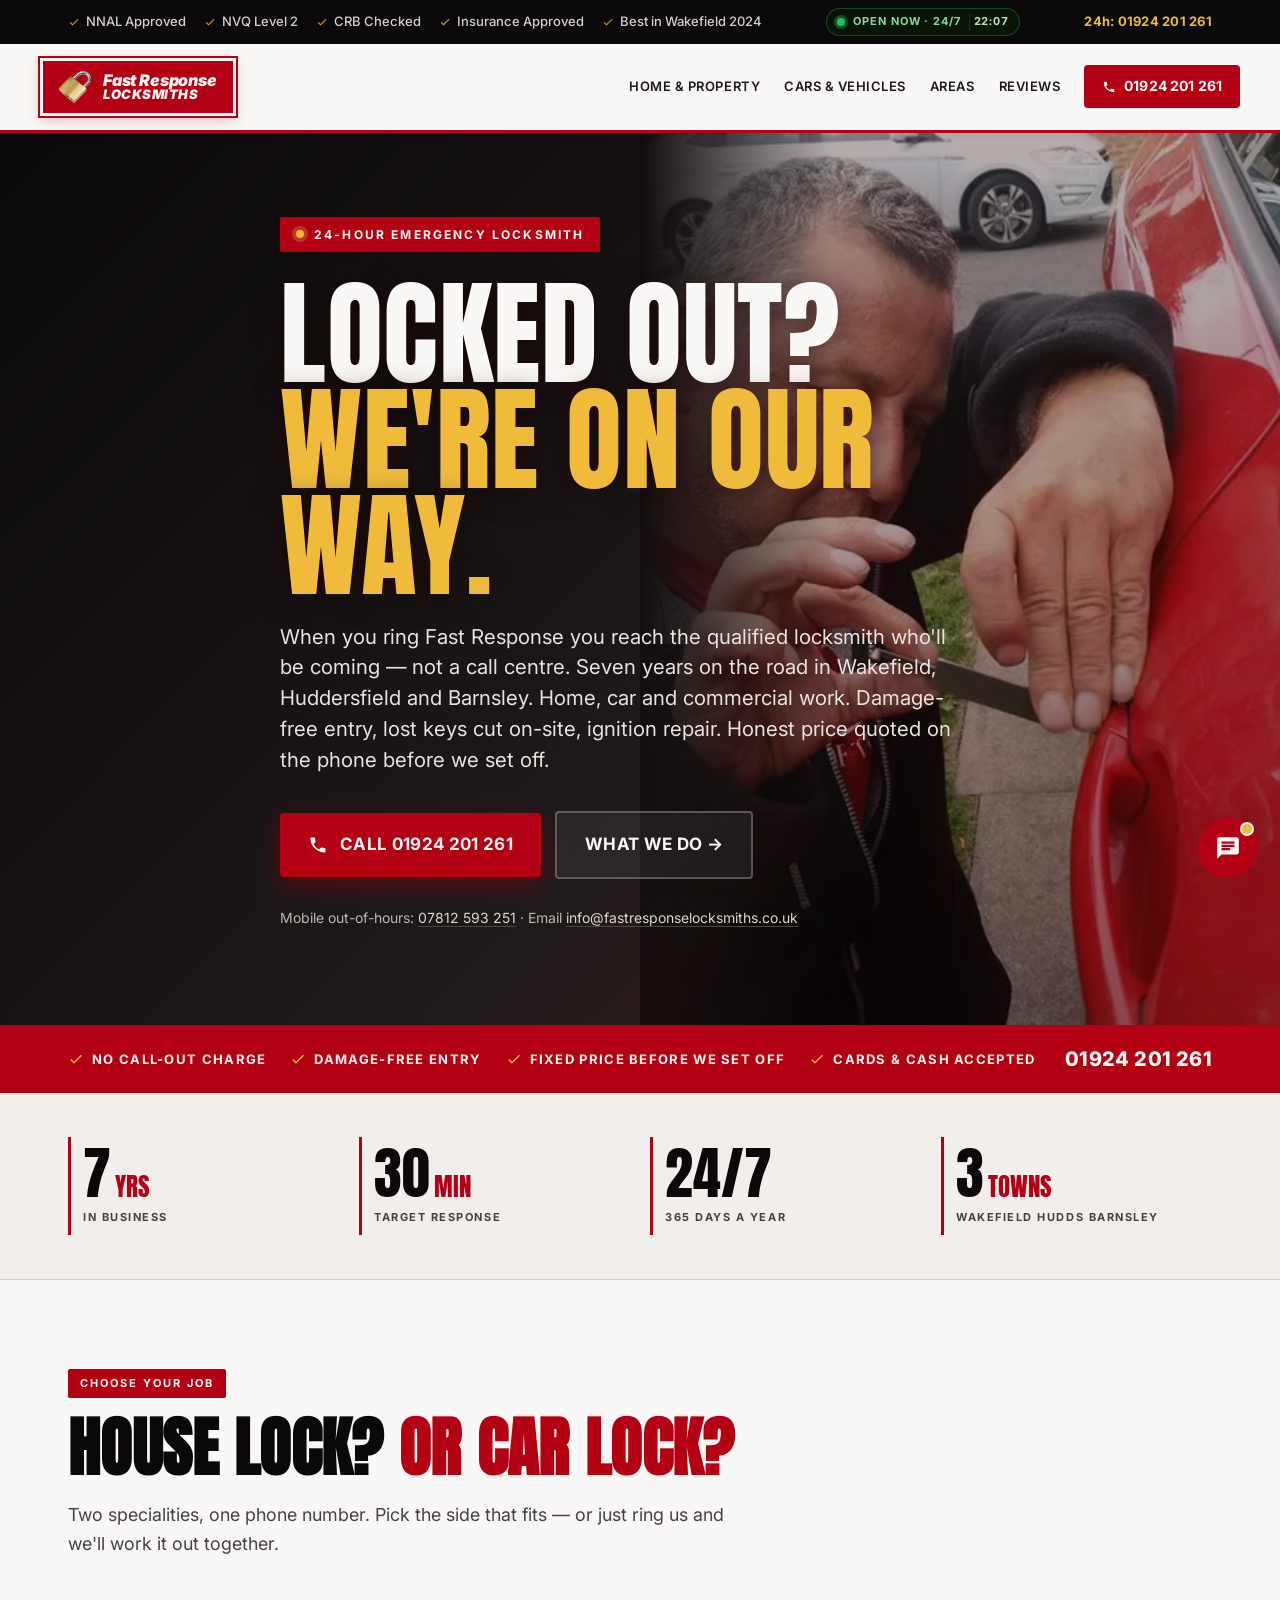
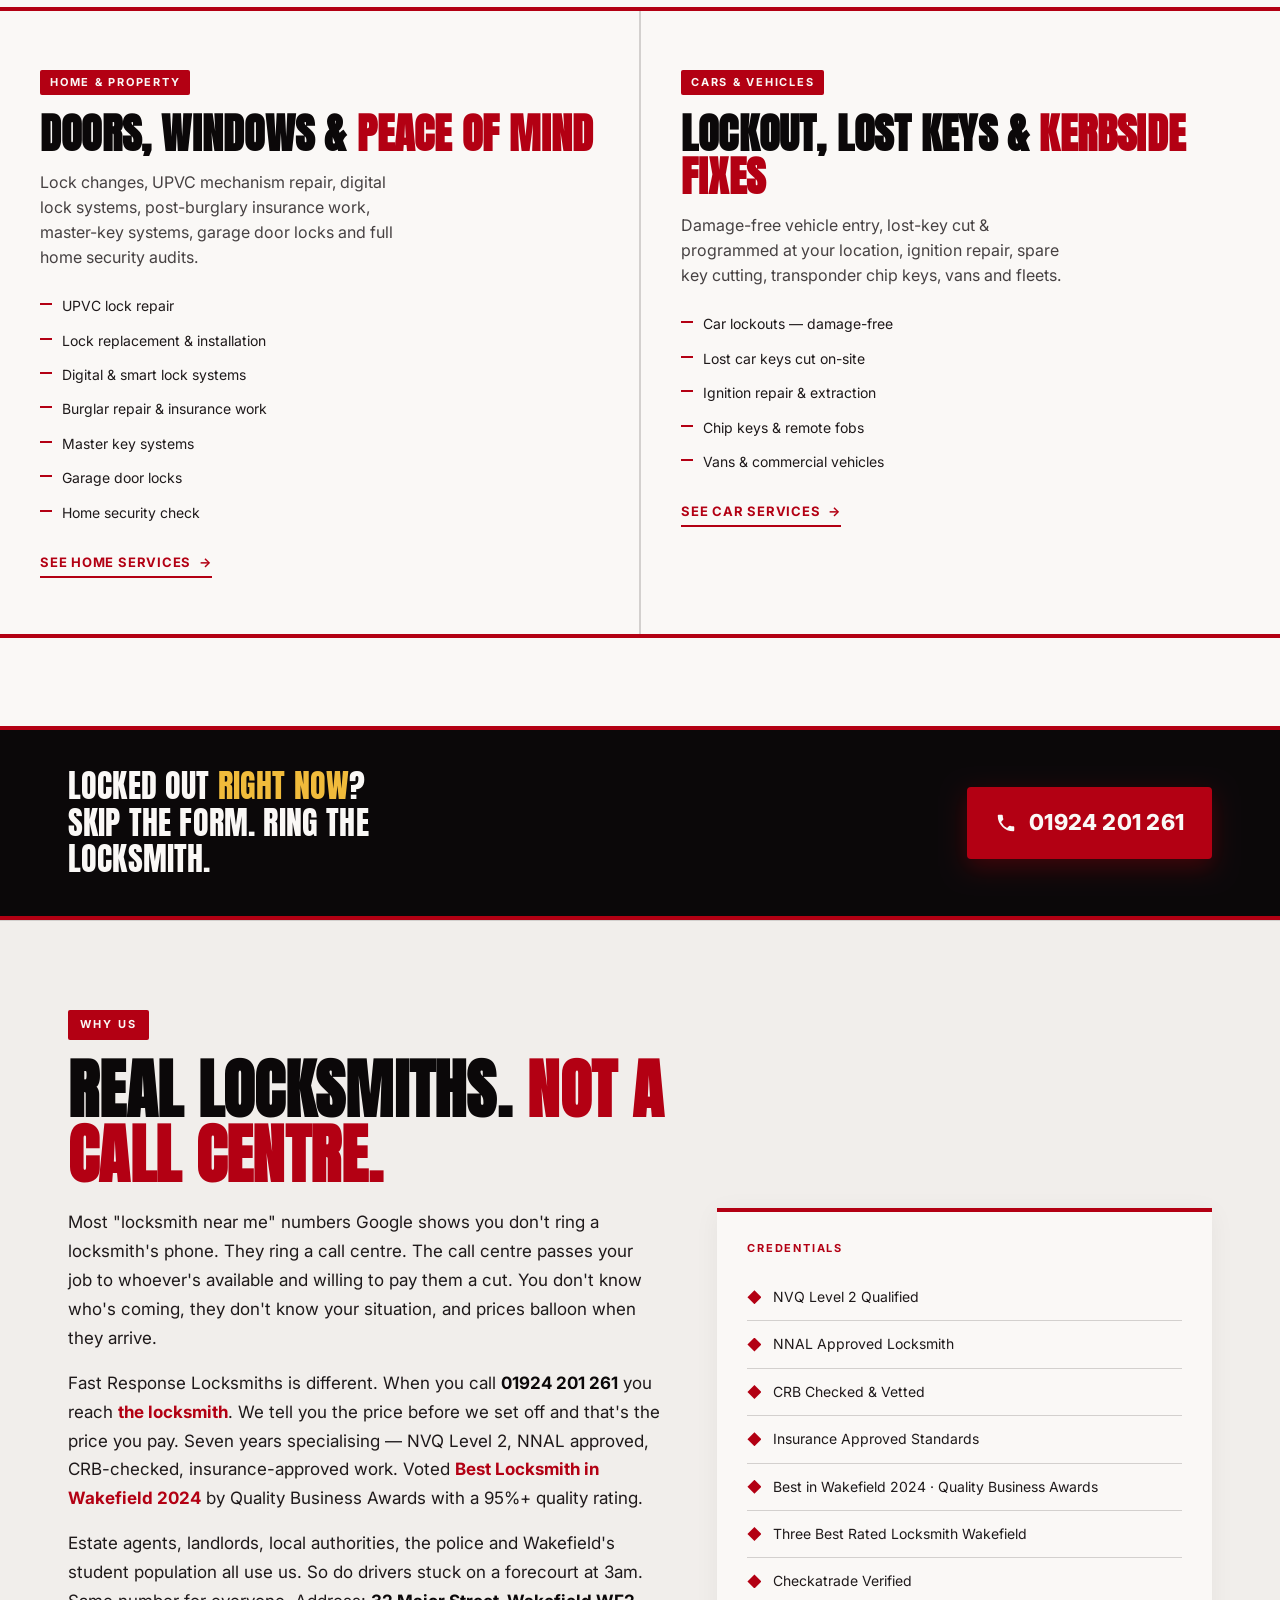
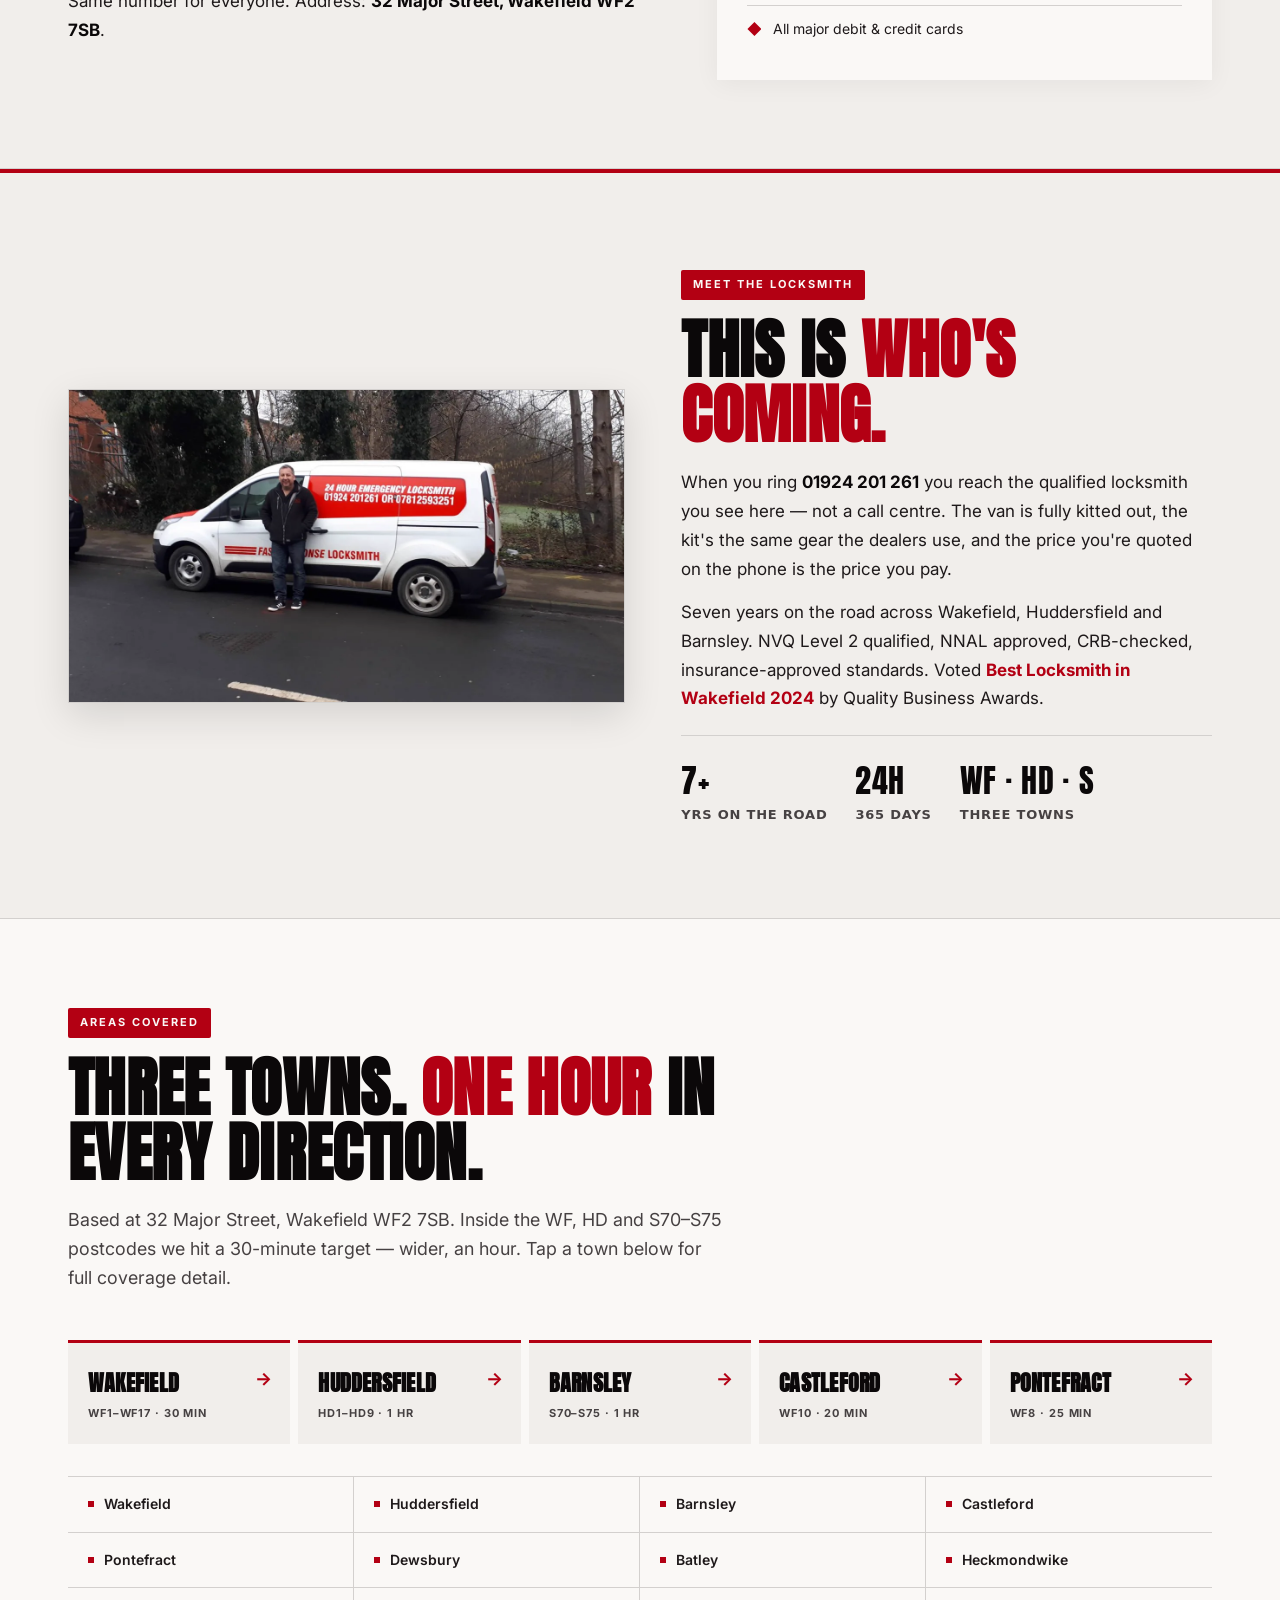
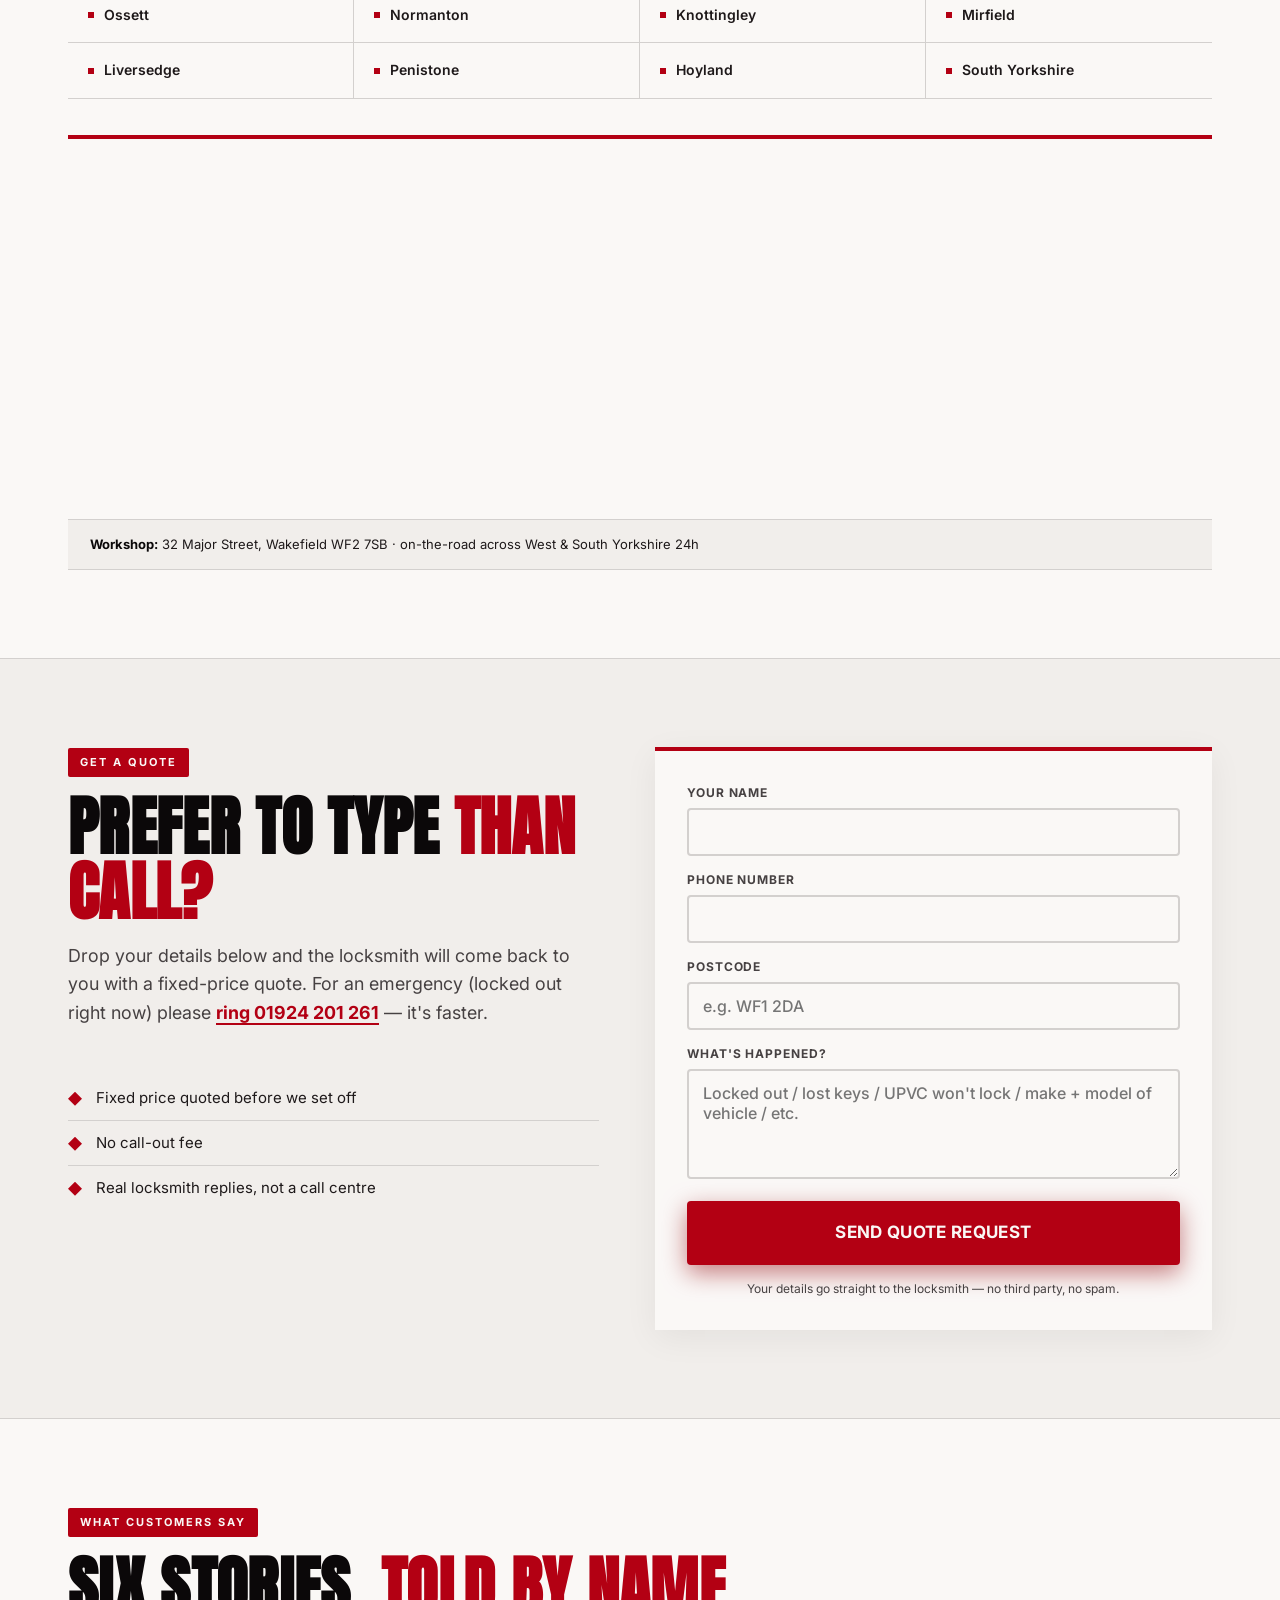
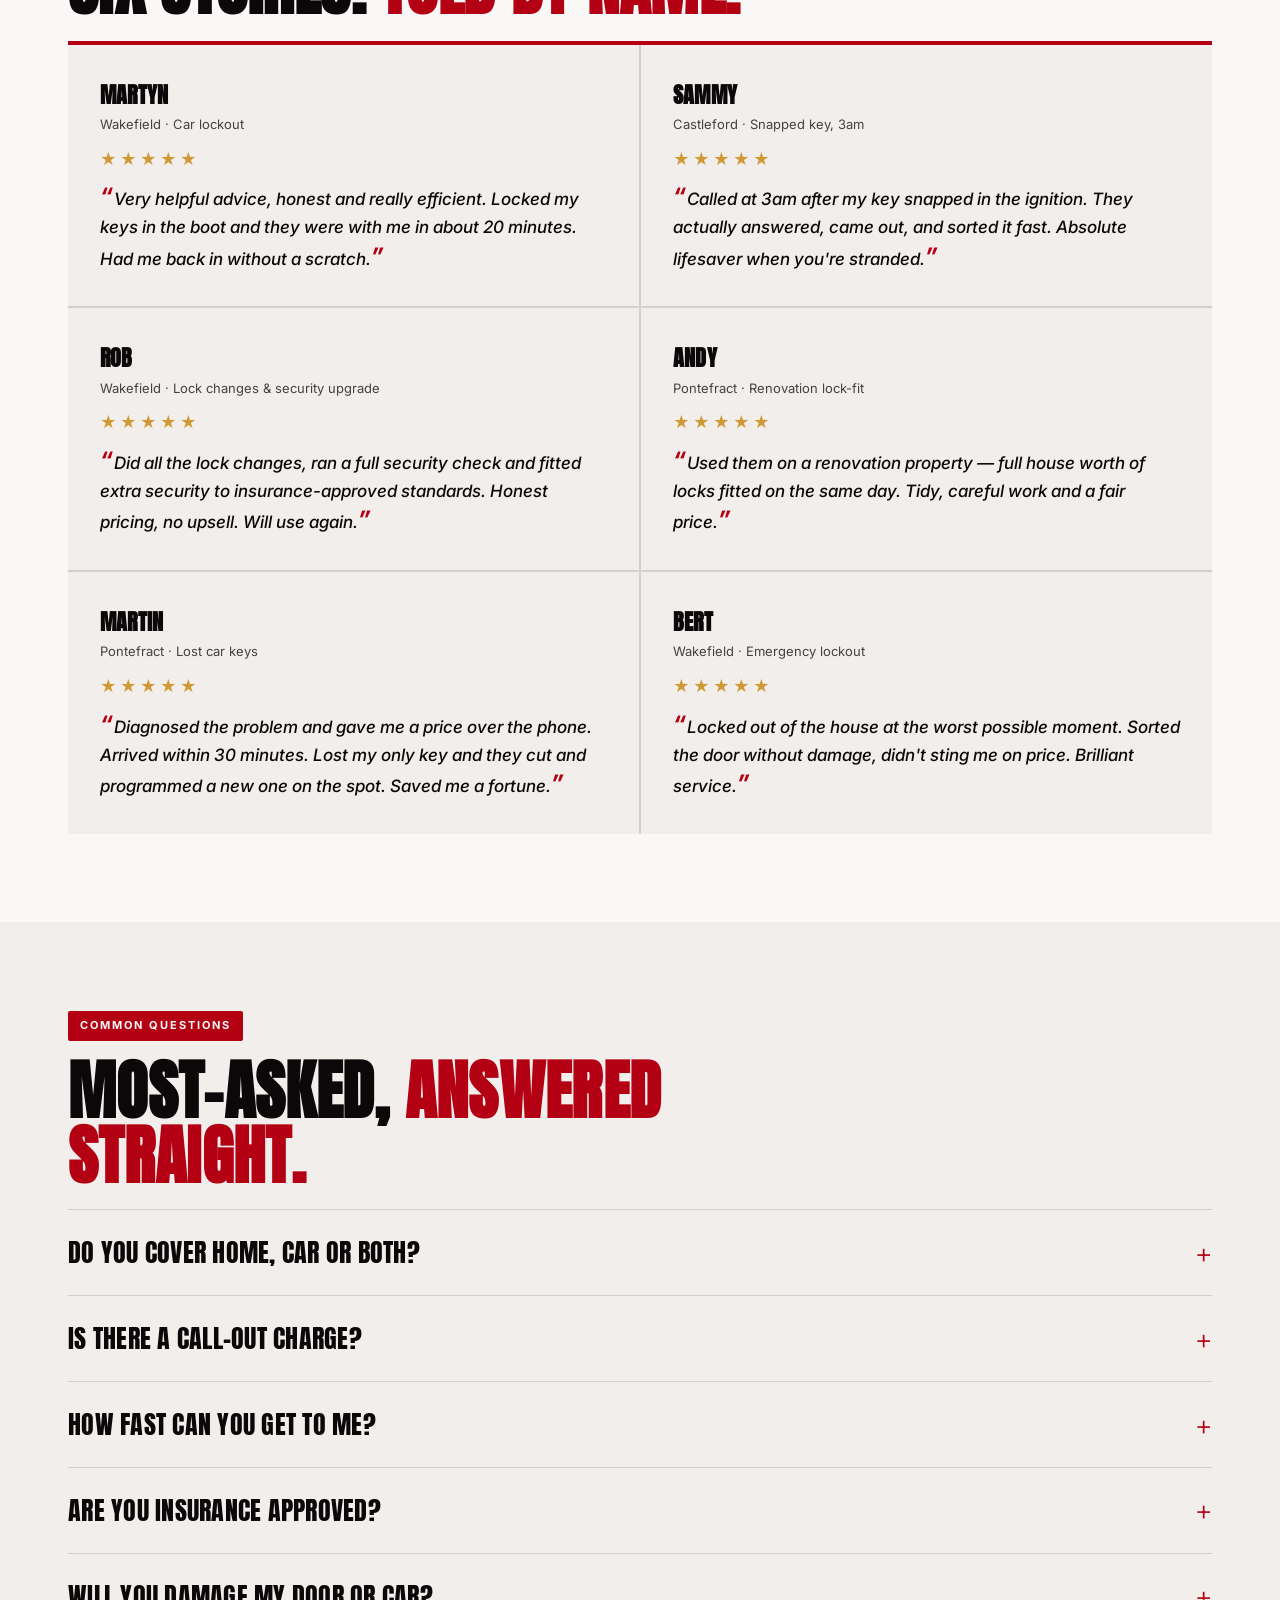
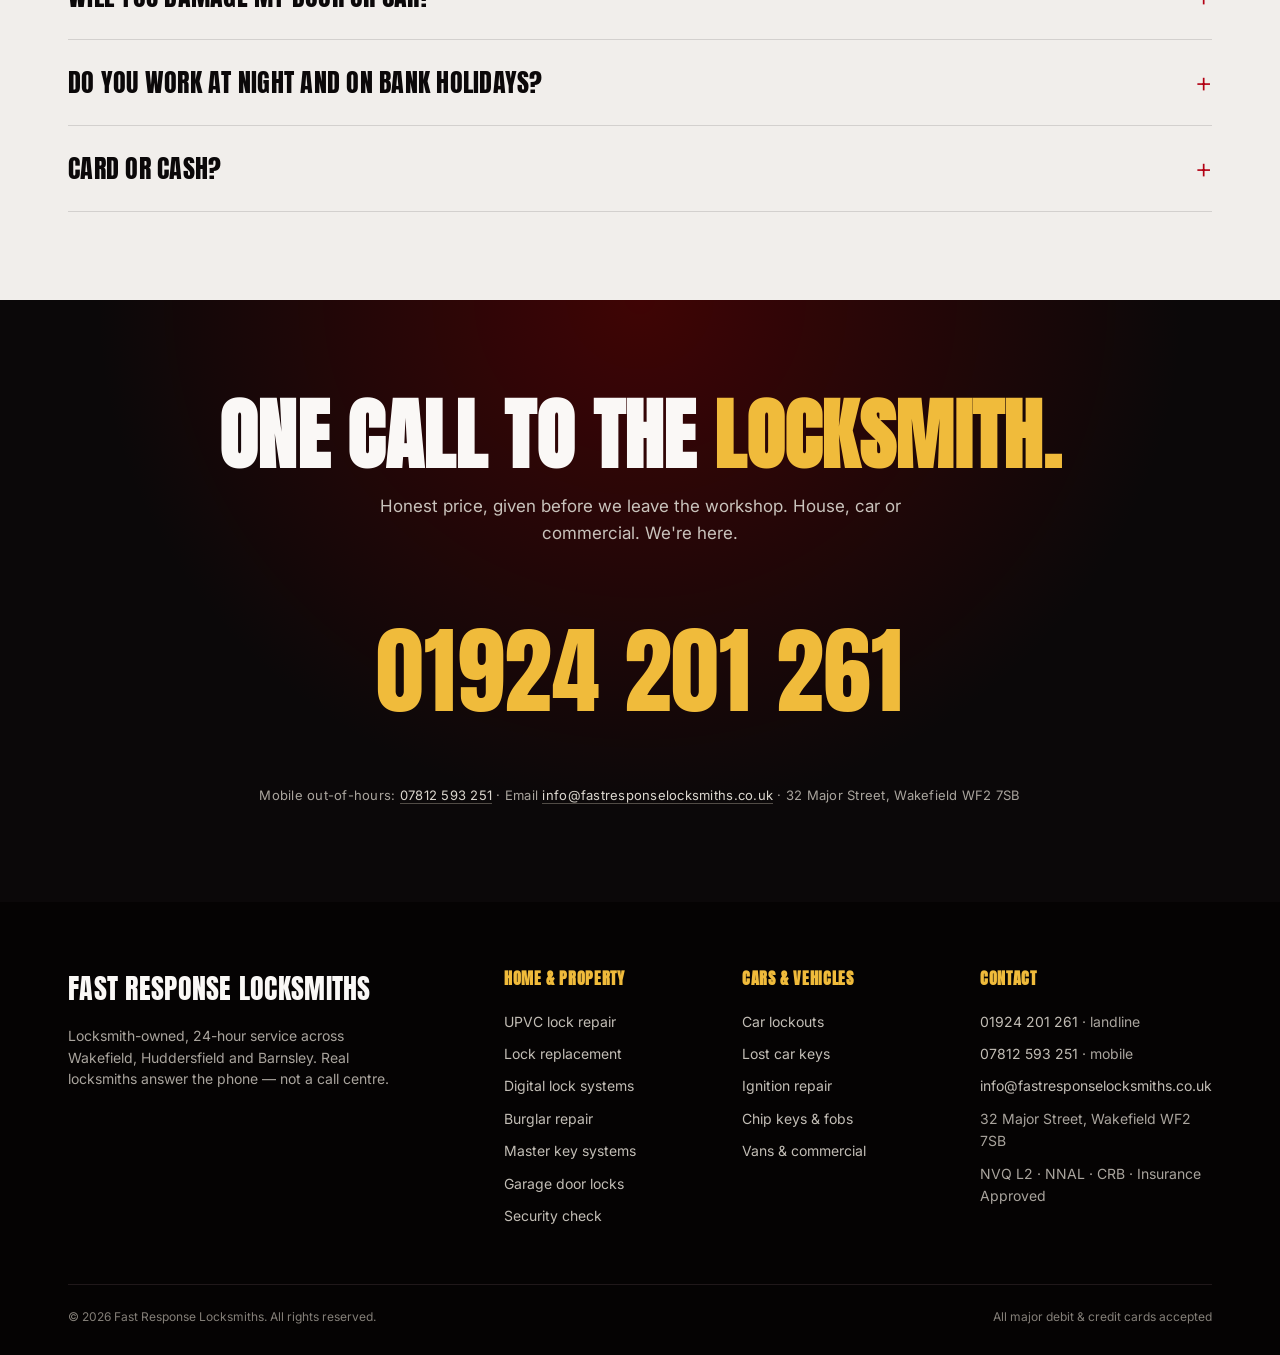
<file: index.html>
<!DOCTYPE html>
<html lang="en-GB">
<head>
<meta charset="UTF-8">
<meta name="viewport" content="width=device-width, initial-scale=1, viewport-fit=cover">
<title>Fast Response Locksmiths · Wakefield, Huddersfield &amp; Barnsley · 24h home and car locksmith</title>
<meta name="description" content="Locksmith-owned, 24-hour locksmith covering Wakefield, Huddersfield and Barnsley. Home, car and commercial work. Lock changes, UPVC repair, burglar response, lost car keys cut on-site. Call 01924 201 261.">
<meta name="keywords" content="locksmith Wakefield, locksmith Huddersfield, locksmith Barnsley, auto locksmith Wakefield, UPVC repair Wakefield, lost car key replacement, lock change Wakefield">
<meta name="robots" content="index,follow,max-image-preview:large">
<link rel="canonical" href="https://ainjection.github.io/fastresponselocksmiths/">

<meta property="og:type" content="website">
<meta property="og:url" content="https://ainjection.github.io/fastresponselocksmiths/">
<meta property="og:title" content="Fast Response Locksmiths · Wakefield, Huddersfield &amp; Barnsley">
<meta property="og:description" content="Locksmith-owned, 24 hours. Home, car and commercial. Real locksmiths answer the phone — not a call centre.">
<meta property="og:image" content="https://ainjection.github.io/fastresponselocksmiths/og-card.png">
<meta property="og:image:width" content="1200">
<meta property="og:image:height" content="630">
<meta property="og:locale" content="en_GB">

<meta name="twitter:card" content="summary_large_image">
<meta name="twitter:title" content="Fast Response Locksmiths · Wakefield, Huddersfield &amp; Barnsley">
<meta name="twitter:description" content="24-hour locksmiths. Home, car, commercial. Real locksmiths answer the phone.">
<meta name="twitter:image" content="https://ainjection.github.io/fastresponselocksmiths/og-card.png">

<meta name="theme-color" content="#b71823">
<meta name="format-detection" content="telephone=yes">
<meta name="geo.region" content="GB-WKF">
<meta name="geo.placename" content="Wakefield">

<link rel="preconnect" href="https://fonts.googleapis.com">
<link rel="preconnect" href="https://fonts.gstatic.com" crossorigin>
<link href="https://fonts.googleapis.com/css2?family=Anton&family=Inter:wght@400;500;600;700;800;900&family=Inter:ital,wght@1,800;1,900&display=swap" rel="stylesheet">

<style>
  :root {
    --red: oklch(48% 0.20 26);
    --red-bright: oklch(58% 0.22 28);
    --red-deep: oklch(36% 0.15 25);
    --red-tint: oklch(96% 0.04 26);
    --black: oklch(14% 0.005 0);
    --charcoal: oklch(22% 0.008 0);
    --slate: oklch(38% 0.008 0);
    --muted: oklch(54% 0.005 60);
    --paper: oklch(98% 0.003 60);
    --paper-warm: oklch(95% 0.005 60);
    --rule: oklch(86% 0.005 60);
    --gold: oklch(72% 0.13 80);
    --gold-bright: oklch(82% 0.15 85);
  }
  *, *::before, *::after { box-sizing: border-box; margin: 0; padding: 0; }
  html { scroll-behavior: smooth; -webkit-text-size-adjust: 100%; }
  body {
    font-family: 'Inter', -apple-system, BlinkMacSystemFont, 'Segoe UI', sans-serif;
    font-size: 17px; line-height: 1.6;
    color: var(--charcoal);
    background: var(--paper);
    -webkit-font-smoothing: antialiased;
    overflow-x: hidden;
  }
  a { color: inherit; text-decoration: none; }
  img, svg { max-width: 100%; height: auto; display: block; }
  button { font: inherit; cursor: pointer; border: 0; background: none; color: inherit; }
  .container { max-width: 1200px; margin: 0 auto; padding: 0 28px; }
  .anton { font-family: 'Anton', 'Inter', sans-serif; font-weight: 400; letter-spacing: 0; text-transform: uppercase; }

  .skip { position: absolute; left: -9999px; }
  .skip:focus { left: 12px; top: 12px; background: var(--black); color: var(--paper); padding: 10px 16px; border-radius: 6px; z-index: 100; }

  /* === TOP RIBBON === */
  .ribbon { background: var(--black); color: oklch(86% 0.005 60); padding: 8px 0; font-size: 13px; font-weight: 500; }
  .ribbon-inner { display: flex; justify-content: space-between; align-items: center; gap: 16px; flex-wrap: wrap; }
  .ribbon .badges { display: flex; gap: 18px; flex-wrap: wrap; }
  .ribbon .badges span { display: inline-flex; align-items: center; gap: 6px; }
  .ribbon .badges svg { width: 12px; height: 12px; fill: var(--gold); }
  .ribbon a.phone { color: var(--gold-bright); font-weight: 700; letter-spacing: 0.02em; }
  .ribbon a.phone:hover { color: var(--paper); }
  .open-badge { display: inline-flex; align-items: center; gap: 8px; padding: 4px 10px; background: oklch(28% 0.13 150 / 0.25); border: 1px solid oklch(60% 0.13 150 / 0.4); border-radius: 999px; font-size: 11px; font-weight: 700; letter-spacing: 0.08em; text-transform: uppercase; color: oklch(82% 0.13 150); }
  .open-dot { width: 8px; height: 8px; border-radius: 50%; background: oklch(70% 0.18 150); box-shadow: 0 0 0 3px oklch(70% 0.18 150 / 0.35); animation: livepulse 1.8s ease-out infinite; }
  .open-time { font-variant-numeric: tabular-nums; color: oklch(88% 0.05 150); padding-left: 4px; border-left: 1px solid oklch(45% 0.13 150 / 0.5); }
  @keyframes livepulse { 0%, 100% { box-shadow: 0 0 0 3px oklch(70% 0.18 150 / 0.4); } 50% { box-shadow: 0 0 0 8px oklch(70% 0.18 150 / 0); } }
  @media (max-width: 640px) { .ribbon { padding: 6px 0; font-size: 11px; } .ribbon .badges span:nth-child(n+3) { display: none; } }

  /* === HEADER === */
  .topnav { position: sticky; top: 0; z-index: 50; background: var(--paper); border-bottom: 3px solid var(--red); box-shadow: 0 2px 8px rgba(0,0,0,0.04); }
  .topnav-inner { display: flex; align-items: center; justify-content: space-between; padding: 14px 0; gap: 24px; }
  .logo {
    display: inline-flex; align-items: center; gap: 12px;
    background: var(--red); color: var(--paper);
    padding: 10px 16px; border: 3px solid var(--paper); outline: 2px solid var(--red);
    font-family: 'Inter', sans-serif; font-weight: 900; font-style: italic;
    letter-spacing: -0.01em; line-height: 1;
    box-shadow: 0 4px 12px oklch(40% 0.15 25 / 0.25);
  }
  .logo-pad { width: 32px; height: 32px; flex-shrink: 0; }
  .logo-text { display: flex; flex-direction: column; font-size: 15px; }
  .logo-text .top { font-size: 16px; }
  .logo-text .bot { font-size: 13px; letter-spacing: 0.04em; }
  .topnav nav { display: flex; gap: 24px; align-items: center; font-size: 14px; font-weight: 600; }
  .topnav nav a { color: var(--charcoal); text-transform: uppercase; letter-spacing: 0.04em; font-size: 13px; transition: color 0.15s; }
  .topnav nav a:hover { color: var(--red); }
  .topnav .call-pill {
    display: inline-flex; align-items: center; gap: 8px; padding: 10px 18px; border-radius: 4px;
    background: var(--red); color: var(--paper);
    font-weight: 700; font-size: 14px; letter-spacing: 0.01em;
    white-space: nowrap;
    transition: background 0.18s, transform 0.18s;
  }
  .topnav .call-pill:hover { background: var(--red-bright); transform: translateY(-1px); }
  .topnav .call-pill svg { width: 14px; height: 14px; fill: currentColor; }
  @media (max-width: 860px) { .topnav nav a:not(.call-pill) { display: none; } }
  @media (max-width: 480px) { .topnav .call-pill { padding: 8px 12px; font-size: 12px; gap: 5px; } .topnav .call-pill svg { width: 12px; height: 12px; } }

  /* === HERO === */
  .hero {
    position: relative;
    background: linear-gradient(135deg, var(--black) 0%, var(--charcoal) 60%, oklch(28% 0.06 25) 100%);
    color: var(--paper);
    overflow: hidden;
    min-height: 620px;
    display: flex; align-items: center;
  }
  .hero::before {
    content: ''; position: absolute; top: 0; right: 0; width: 50%; height: 100%;
    background-image: url('assets/locksmith-at-work.webp');
    background-size: cover; background-position: 50% 30%;
    opacity: 0.95;
    -webkit-mask-image: linear-gradient(90deg, transparent 0%, black 30%, black 100%);
    mask-image: linear-gradient(90deg, transparent 0%, black 30%, black 100%);
  }
  .hero::after {
    content: ''; position: absolute; top: 0; right: 0; width: 50%; height: 100%;
    background: linear-gradient(180deg, oklch(20% 0.05 25 / 0.3) 0%, oklch(20% 0.06 25 / 0.5) 100%);
    mix-blend-mode: multiply;
  }
  .hero-content {
    position: relative; z-index: 2;
    padding: 84px 0 96px;
    max-width: 720px;
  }
  .hero-eyebrow {
    display: inline-flex; align-items: center; gap: 10px;
    background: var(--red); color: var(--paper);
    padding: 8px 16px;
    font-size: 12px; font-weight: 700; letter-spacing: 0.18em; text-transform: uppercase;
    margin-bottom: 28px;
    border-radius: 2px;
  }
  .hero-eyebrow .dot {
    width: 8px; height: 8px; border-radius: 50%; background: var(--gold-bright);
    box-shadow: 0 0 0 4px oklch(72% 0.13 80 / 0.35);
    animation: pulse 1.6s ease-out infinite;
  }
  @keyframes pulse { 0%, 100% { box-shadow: 0 0 0 4px oklch(72% 0.13 80 / 0.4); } 50% { box-shadow: 0 0 0 10px oklch(72% 0.13 80 / 0); } }
  .hero h1 {
    font-family: 'Anton', 'Inter', sans-serif;
    font-weight: 400;
    font-size: clamp(54px, 9vw, 120px);
    line-height: 0.92;
    letter-spacing: 0.005em;
    text-transform: uppercase;
    margin-bottom: 24px;
    text-shadow: 0 4px 28px oklch(15% 0.06 25 / 0.6);
  }
  .hero h1 .red { color: var(--gold-bright); }
  .hero h1 .stack { display: block; }
  .hero-lede {
    font-size: clamp(17px, 1.6vw, 21px); line-height: 1.5;
    color: oklch(92% 0.008 60);
    max-width: 52ch;
    margin-bottom: 36px;
  }
  .hero-actions { display: flex; flex-wrap: wrap; gap: 14px; align-items: center; }
  .btn {
    display: inline-flex; align-items: center; gap: 12px;
    padding: 18px 28px; border-radius: 4px;
    font-weight: 700; font-size: 17px; letter-spacing: 0.02em;
    text-transform: uppercase;
    transition: transform 0.18s, background 0.18s, box-shadow 0.18s;
  }
  .btn-call { background: var(--red); color: var(--paper); box-shadow: 0 8px 24px oklch(40% 0.18 25 / 0.5); }
  .btn-call:hover { background: var(--red-bright); transform: translateY(-2px); box-shadow: 0 12px 32px oklch(40% 0.18 25 / 0.6); }
  .btn-call svg { width: 20px; height: 20px; fill: currentColor; }
  .btn-ghost { background: rgba(255,255,255,0.06); color: var(--paper); border: 2px solid oklch(80% 0.005 60 / 0.35); }
  .btn-ghost:hover { background: rgba(255,255,255,0.12); border-color: var(--paper); }
  .hero-aside { margin-top: 28px; font-size: 14px; color: oklch(78% 0.012 75); }
  .hero-aside a { color: oklch(88% 0.012 75); border-bottom: 1px solid oklch(40% 0.012 75); }
  @media (max-width: 760px) {
    .hero { min-height: 720px; }
    .hero::before { width: 100%; -webkit-mask-image: linear-gradient(180deg, transparent 0%, black 55%, black 100%); mask-image: linear-gradient(180deg, transparent 0%, black 55%, black 100%); opacity: 0.78; }
    .hero::after { width: 100%; background: linear-gradient(180deg, oklch(15% 0.04 25 / 0.62) 0%, oklch(15% 0.04 25 / 0.55) 35%, oklch(15% 0.04 25 / 0.12) 100%); }
    .hero-content { padding: 56px 0 56px; }
  }

  /* === RED BAR === */
  .strap { background: var(--red); color: var(--paper); padding: 18px 0; }
  .strap-inner { display: flex; flex-wrap: wrap; align-items: center; justify-content: space-between; gap: 12px; font-weight: 700; }
  .strap .points { display: flex; gap: 24px; flex-wrap: wrap; align-items: center; font-size: 13px; letter-spacing: 0.1em; text-transform: uppercase; }
  .strap .points span { display: inline-flex; align-items: center; gap: 8px; }
  .strap .points svg { width: 16px; height: 16px; fill: var(--gold-bright); }
  .strap .phone-link { font-size: 20px; letter-spacing: 0.02em; font-weight: 800; }
  .strap .phone-link:hover { color: var(--gold-bright); }

  /* === STATS === */
  .stats { background: var(--paper-warm); border-bottom: 1px solid var(--rule); padding: 44px 0; }
  .stats-grid { display: grid; grid-template-columns: repeat(4, 1fr); gap: 20px; }
  .stat { padding: 8px 12px; border-left: 3px solid var(--red); }
  .stat .num { font-family: 'Anton', sans-serif; font-size: clamp(40px, 5vw, 56px); line-height: 1; color: var(--black); }
  .stat .num .unit { font-size: 0.45em; color: var(--red); margin-left: 4px; }
  .stat .lbl { font-size: 11px; font-weight: 700; text-transform: uppercase; letter-spacing: 0.14em; color: var(--slate); margin-top: 8px; }
  @media (max-width: 640px) { .stats-grid { grid-template-columns: repeat(2, 1fr); gap: 24px 16px; } }

  /* === SECTIONS === */
  section.block { padding: 88px 0; }
  .sec-eyebrow { display: inline-block; background: var(--red); color: var(--paper); padding: 6px 12px; font-size: 11px; font-weight: 700; letter-spacing: 0.18em; text-transform: uppercase; margin-bottom: 18px; border-radius: 2px; }
  .sec-title { font-family: 'Anton', sans-serif; font-size: clamp(36px, 5vw, 64px); line-height: 1.02; letter-spacing: 0.005em; text-transform: uppercase; color: var(--black); max-width: 22ch; margin-bottom: 20px; }
  .sec-title .red { color: var(--red); }
  .sec-lede { font-size: clamp(17px, 1.4vw, 19px); color: var(--slate); max-width: 60ch; margin-bottom: 48px; }

  /* === DUAL AUDIENCE === */
  .dual { display: grid; grid-template-columns: 1fr 1fr; gap: 2px; background: var(--rule); border-top: 4px solid var(--red); border-bottom: 4px solid var(--red); }
  .dual > a { display: block; padding: 56px 40px; background: var(--paper); transition: background 0.2s, transform 0.2s; position: relative; }
  .dual > a:hover { background: var(--paper-warm); }
  .dual > a:hover .more::after { transform: translateX(4px); }
  .dual .lbl { display: inline-block; padding: 4px 10px; background: var(--red); color: var(--paper); font-size: 11px; font-weight: 700; letter-spacing: 0.16em; text-transform: uppercase; margin-bottom: 18px; border-radius: 2px; }
  .dual h3 { font-family: 'Anton', sans-serif; font-size: clamp(28px, 3.6vw, 42px); line-height: 1.02; letter-spacing: 0.005em; text-transform: uppercase; color: var(--black); margin-bottom: 14px; }
  .dual h3 .red { color: var(--red); }
  .dual p { color: var(--slate); font-size: 16px; line-height: 1.55; max-width: 38ch; margin-bottom: 20px; }
  .dual ul { list-style: none; font-size: 14px; color: var(--charcoal); }
  .dual li { padding: 6px 0 6px 22px; position: relative; }
  .dual li::before { content: ''; position: absolute; left: 0; top: 14px; width: 12px; height: 2px; background: var(--red); }
  .dual .more { display: inline-flex; align-items: center; gap: 8px; margin-top: 22px; font-size: 13px; font-weight: 700; letter-spacing: 0.06em; text-transform: uppercase; color: var(--red); border-bottom: 2px solid var(--red); padding-bottom: 3px; }
  .dual .more::after { content: '→'; transition: transform 0.2s; }
  @media (max-width: 760px) { .dual { grid-template-columns: 1fr; } .dual > a { padding: 40px 28px; } }

  /* === EMERGENCY BANNER === */
  .emergency { background: var(--black); color: var(--paper); padding: 38px 0; border-top: 4px solid var(--red); border-bottom: 4px solid var(--red); }
  .emergency-inner { display: flex; flex-wrap: wrap; align-items: center; justify-content: space-between; gap: 24px; }
  .emergency .lhs { font-family: 'Anton', sans-serif; font-size: clamp(22px, 2.6vw, 32px); text-transform: uppercase; letter-spacing: 0.005em; line-height: 1.15; max-width: 22ch; }
  .emergency .lhs .red { color: var(--gold-bright); }
  .emergency .phone {
    display: inline-flex; align-items: center; gap: 12px; padding: 18px 28px; border-radius: 4px;
    background: var(--red); color: var(--paper);
    font-weight: 800; font-size: 22px; letter-spacing: 0.01em;
    box-shadow: 0 8px 24px oklch(40% 0.18 25 / 0.4);
    transition: background 0.18s, transform 0.18s;
  }
  .emergency .phone:hover { background: var(--red-bright); transform: translateY(-2px); }
  .emergency .phone svg { width: 22px; height: 22px; fill: currentColor; }

  /* === EDITORIAL === */
  .editorial { background: var(--paper-warm); padding: 96px 0; border-top: 1px solid var(--rule); border-bottom: 1px solid var(--rule); }
  .editorial-grid { display: grid; grid-template-columns: 1.2fr 1fr; gap: 56px; align-items: start; }
  .editorial-grid p { color: var(--charcoal); font-size: 17px; line-height: 1.7; margin-bottom: 16px; max-width: 56ch; }
  .editorial-grid strong { color: var(--black); }
  .editorial-grid p .em { color: var(--red); font-weight: 700; }
  .credentials { border-top: 4px solid var(--red); background: var(--paper); padding: 28px 30px; box-shadow: 0 4px 24px rgba(0,0,0,0.05); }
  .credentials h4 { font-size: 11px; font-weight: 700; letter-spacing: 0.16em; text-transform: uppercase; color: var(--red); margin-bottom: 16px; }
  .credentials ul { list-style: none; }
  .credentials li { padding: 12px 0; border-top: 1px solid var(--rule); font-size: 14px; display: flex; gap: 12px; align-items: center; color: var(--charcoal); }
  .credentials li:first-child { border-top: 0; }
  .credentials li::before { content: ''; width: 14px; height: 14px; background: var(--red); flex-shrink: 0; clip-path: polygon(50% 0%, 100% 50%, 50% 100%, 0% 50%); }
  @media (max-width: 760px) { .editorial-grid { grid-template-columns: 1fr; gap: 36px; } }

  /* === MEET THE LOCKSMITH === */
  .meet-block { background: var(--paper-warm); padding: 96px 0; border-top: 4px solid var(--red); border-bottom: 1px solid var(--rule); }
  .meet-grid { display: grid; grid-template-columns: 1.05fr 1fr; gap: 56px; align-items: center; }
  .meet-photo { margin: 0; }
  .meet-photo img { width: 100%; height: auto; border: 1px solid var(--rule); box-shadow: 0 12px 36px rgba(0,0,0,0.12); }
  .meet-copy p { color: var(--charcoal); font-size: 17px; line-height: 1.7; margin-bottom: 14px; max-width: 56ch; }
  .meet-copy p strong { color: var(--black); }
  .meet-copy p .em { color: var(--red); font-weight: 700; }
  .meet-stats { display: flex; flex-wrap: wrap; gap: 28px; margin-top: 22px; padding-top: 20px; border-top: 1px solid var(--rule); }
  .meet-stats span { font: 600 13px ui-sans-serif, system-ui; color: var(--slate); text-transform: uppercase; letter-spacing: 0.06em; display: flex; flex-direction: column; gap: 2px; }
  .meet-stats strong { font-family: 'Anton', sans-serif; font-size: 32px; color: var(--black); letter-spacing: 0.01em; font-weight: 400; }
  @media (max-width: 760px) { .meet-grid { grid-template-columns: 1fr; gap: 32px; } }

  /* === COVERAGE === */
  .coverage { background: var(--paper); }
  .towns { display: grid; grid-template-columns: repeat(5, 1fr); gap: 8px; margin-bottom: 32px; }
  .town { display: block; padding: 22px 20px; background: var(--paper-warm); border-top: 3px solid var(--red); position: relative; transition: background 0.18s, transform 0.18s; color: inherit; text-decoration: none; }
  .town:hover { background: var(--paper); transform: translateY(-2px); }
  .town h4 { font-family: 'Anton', sans-serif; font-size: 22px; text-transform: uppercase; letter-spacing: 0.01em; margin-bottom: 4px; color: var(--black); }
  .town .sub { font-size: 11px; color: var(--slate); font-weight: 700; text-transform: uppercase; letter-spacing: 0.08em; }
  .town-arrow { position: absolute; top: 22px; right: 18px; color: var(--red); font-size: 18px; font-weight: 700; transition: transform 0.18s; }
  .town:hover .town-arrow { transform: translateX(4px); }
  @media (max-width: 980px) { .towns { grid-template-columns: 1fr 1fr; } }
  @media (max-width: 540px) { .towns { grid-template-columns: 1fr; } }
  .coverage-grid { display: grid; grid-template-columns: repeat(4, 1fr); gap: 0; border-top: 1px solid var(--rule); }
  .coverage-grid .cov { padding: 16px 20px; border-bottom: 1px solid var(--rule); border-right: 1px solid var(--rule); font-size: 14px; font-weight: 600; color: var(--charcoal); display: flex; align-items: center; gap: 10px; }
  .coverage-grid .cov::before { content: ''; width: 6px; height: 6px; background: var(--red); }
  .coverage-grid .cov:nth-child(4n) { border-right: 0; }
  @media (max-width: 720px) { .coverage-grid { grid-template-columns: repeat(2, 1fr); } .coverage-grid .cov { border-right: 1px solid var(--rule); } .coverage-grid .cov:nth-child(2n) { border-right: 0; } }

  /* === MAP === */
  .map-wrap { margin-top: 36px; border-top: 4px solid var(--red); border-bottom: 1px solid var(--rule); position: relative; }
  .map-wrap iframe { filter: contrast(1.02) saturate(0.95); }
  .map-caption { padding: 14px 22px; background: var(--paper-warm); border-top: 1px solid var(--rule); font-size: 13px; color: var(--charcoal); }
  .map-caption strong { color: var(--black); }

  /* === QUOTE FORM === */
  .quote-block { background: var(--paper-warm); border-top: 1px solid var(--rule); border-bottom: 1px solid var(--rule); }
  .quote-grid { display: grid; grid-template-columns: 1fr 1.05fr; gap: 56px; align-items: start; }
  .quote-copy .sec-title { margin-bottom: 16px; }
  .quote-checks { list-style: none; margin-top: 28px; }
  .quote-checks li { padding: 10px 0 10px 28px; position: relative; font-size: 15px; color: var(--charcoal); border-top: 1px solid var(--rule); }
  .quote-checks li:first-child { border-top: 0; }
  .quote-checks li::before { content: ''; position: absolute; left: 0; top: 16px; width: 14px; height: 14px; background: var(--red); clip-path: polygon(50% 0%, 100% 50%, 50% 100%, 0% 50%); }
  .quote-form { background: var(--paper); padding: 32px; border-top: 4px solid var(--red); box-shadow: 0 8px 32px rgba(0,0,0,0.06); display: flex; flex-direction: column; gap: 14px; }
  .quote-form label { display: flex; flex-direction: column; gap: 6px; font-size: 12px; font-weight: 700; letter-spacing: 0.08em; text-transform: uppercase; color: var(--slate); }
  .quote-form input, .quote-form textarea { font: 500 16px 'Inter', sans-serif; padding: 12px 14px; border: 2px solid var(--rule); border-radius: 4px; background: var(--paper); color: var(--black); transition: border-color 0.15s; }
  .quote-form input:focus, .quote-form textarea:focus { outline: 0; border-color: var(--red); }
  .quote-form textarea { resize: vertical; min-height: 110px; }
  .quote-form button { margin-top: 8px; justify-content: center; cursor: pointer; }
  .quote-foot { font-size: 12px; color: var(--slate); text-align: center; }
  @media (max-width: 760px) { .quote-grid { grid-template-columns: 1fr; gap: 36px; } }

  /* === REVIEWS === */
  .reviews { background: var(--paper); }
  .review-grid { display: grid; grid-template-columns: 1fr 1fr; gap: 2px; background: var(--rule); border-top: 4px solid var(--red); }
  .review { padding: 32px; background: var(--paper-warm); }
  .review .who { font-size: 13px; color: var(--slate); margin-bottom: 12px; }
  .review .who strong { display: block; font-family: 'Anton', sans-serif; font-size: 22px; text-transform: uppercase; color: var(--black); margin-bottom: 2px; letter-spacing: 0.01em; }
  .review .stars { color: var(--gold); margin-bottom: 8px; letter-spacing: 3px; font-size: 16px; }
  .review blockquote { font-size: 17px; line-height: 1.45; color: var(--black); font-style: italic; font-weight: 500; }
  .review blockquote::before { content: '\201C'; color: var(--red); font-size: 24px; font-weight: 700; margin-right: 2px; }
  .review blockquote::after { content: '\201D'; color: var(--red); font-size: 24px; font-weight: 700; }
  @media (max-width: 760px) { .review-grid { grid-template-columns: 1fr; } }

  /* === FAQ === */
  .faq { background: var(--paper-warm); }
  details.faq-item { border-top: 1px solid var(--rule); padding: 22px 0; }
  details.faq-item:last-of-type { border-bottom: 1px solid var(--rule); }
  details.faq-item summary { list-style: none; cursor: pointer; font-family: 'Anton', sans-serif; font-size: clamp(20px, 2vw, 26px); text-transform: uppercase; letter-spacing: 0.01em; color: var(--black); display: flex; justify-content: space-between; align-items: center; gap: 16px; }
  details.faq-item summary::-webkit-details-marker { display: none; }
  details.faq-item summary::after { content: '+'; color: var(--red); font-size: 28px; line-height: 1; font-weight: 300; font-family: 'Inter', sans-serif; transition: transform 0.2s; }
  details.faq-item[open] summary::after { content: '−'; }
  details.faq-item .ans { padding-top: 14px; color: var(--charcoal); font-size: 16px; max-width: 70ch; line-height: 1.6; }

  /* === FINAL CTA === */
  .final { background: var(--black); color: var(--paper); padding: 96px 0; text-align: center; position: relative; overflow: hidden; }
  .final::before { content: ''; position: absolute; inset: 0; background: radial-gradient(ellipse at center top, oklch(35% 0.18 25 / 0.45), transparent 60%); }
  .final-inner { position: relative; z-index: 2; }
  .final h2 { font-family: 'Anton', sans-serif; font-size: clamp(40px, 6.5vw, 78px); text-transform: uppercase; letter-spacing: 0.005em; line-height: 1.02; margin-bottom: 18px; }
  .final h2 .red { color: var(--gold-bright); }
  .final p { color: oklch(82% 0.012 75); font-size: 17px; margin-bottom: 32px; max-width: 50ch; margin-inline: auto; }
  .final .phone-big { display: inline-block; font-family: 'Anton', sans-serif; font-size: clamp(52px, 8vw, 96px); color: var(--gold-bright); letter-spacing: 0.008em; margin: 14px 0 18px; transition: color 0.18s; }
  .final .phone-big:hover { color: var(--paper); }
  .final small { display: block; font-size: 13px; color: oklch(72% 0.012 75); margin-top: 20px; letter-spacing: 0.02em; }
  .final small a { color: oklch(88% 0.012 75); border-bottom: 1px solid oklch(42% 0.012 75); }

  /* === FOOTER === */
  footer { background: oklch(10% 0.008 0); color: oklch(72% 0.012 75); padding: 64px 0 28px; }
  .foot-grid { display: grid; grid-template-columns: 2fr 1fr 1fr 1fr; gap: 40px; }
  .foot-grid h4 { font-family: 'Anton', sans-serif; font-size: 16px; text-transform: uppercase; letter-spacing: 0.04em; color: var(--gold-bright); margin-bottom: 14px; }
  .foot-grid ul { list-style: none; font-size: 14px; }
  .foot-grid li { padding: 5px 0; }
  .foot-grid a { color: oklch(80% 0.012 75); transition: color 0.15s; }
  .foot-grid a:hover { color: oklch(95% 0.012 75); }
  .foot-brand { font-family: 'Anton', sans-serif; font-size: 28px; text-transform: uppercase; letter-spacing: 0.01em; color: var(--paper); margin-bottom: 14px; }
  .foot-desc { font-size: 14px; line-height: 1.55; max-width: 38ch; margin-bottom: 18px; }
  .foot-bottom { margin-top: 52px; padding-top: 22px; border-top: 1px solid oklch(22% 0.012 0); display: flex; justify-content: space-between; flex-wrap: wrap; gap: 10px; font-size: 12px; color: oklch(60% 0.012 75); }
  @media (max-width: 720px) { .foot-grid { grid-template-columns: 1fr 1fr; } .foot-grid > div:first-child { grid-column: 1 / -1; } }

  /* === ACTIONBAR === */
  .actionbar { position: fixed; left: 0; right: 0; bottom: 0; z-index: 60; background: var(--black); padding: 10px 12px calc(10px + env(safe-area-inset-bottom, 0)); display: none; box-shadow: 0 -4px 20px rgba(0,0,0,0.3); }
  .actionbar-inner { display: grid; grid-template-columns: 1fr 1fr 1fr; gap: 6px; max-width: 480px; margin: 0 auto; }
  .actionbar a { display: flex; flex-direction: column; align-items: center; gap: 2px; padding: 8px 6px; border-radius: 6px; font-size: 11px; font-weight: 700; letter-spacing: 0.04em; text-transform: uppercase; color: var(--paper); }
  .actionbar a:hover { background: var(--charcoal); }
  .actionbar svg { width: 22px; height: 22px; fill: currentColor; margin-bottom: 2px; }
  .actionbar a.primary { background: var(--red); color: var(--paper); }
  .actionbar a.primary:hover { background: var(--red-bright); }
  @media (max-width: 760px) { .actionbar { display: block; } body { padding-bottom: 72px; } }

  /* === CHATBOT === */
  .cbot-toggle { position: fixed; right: 22px; bottom: 22px; z-index: 70; width: 60px; height: 60px; border-radius: 50%; background: var(--red); color: var(--paper); display: flex; align-items: center; justify-content: center; box-shadow: 0 8px 28px oklch(40% 0.15 25 / 0.45); cursor: pointer; transition: transform 0.2s, background 0.2s; }
  .cbot-toggle:hover { transform: translateY(-3px); background: var(--red-bright); }
  .cbot-toggle svg { width: 26px; height: 26px; fill: currentColor; }
  .cbot-toggle .ping { position: absolute; top: 4px; right: 4px; width: 14px; height: 14px; border-radius: 50%; background: var(--gold-bright); border: 2px solid var(--paper); animation: pulse 1.6s ease-out infinite; }
  @media (max-width: 760px) { .cbot-toggle { bottom: 90px; right: 14px; } }
  .cbot-panel { position: fixed; right: 22px; bottom: 96px; z-index: 70; width: 340px; max-width: calc(100vw - 28px); background: var(--paper); border: 1px solid var(--rule); border-radius: 8px; box-shadow: 0 24px 60px rgba(0,0,0,0.28); display: none; flex-direction: column; overflow: hidden; max-height: 70vh; }
  .cbot-panel.open { display: flex; }
  .cbot-head { background: var(--red); color: var(--paper); padding: 16px 20px; display: flex; justify-content: space-between; align-items: center; }
  .cbot-head h4 { font-family: 'Anton', sans-serif; font-size: 20px; text-transform: uppercase; letter-spacing: 0.02em; }
  .cbot-head .sub { font-size: 11px; color: var(--gold-bright); letter-spacing: 0.1em; text-transform: uppercase; font-weight: 600; }
  .cbot-close { font-size: 24px; line-height: 1; color: var(--paper); padding: 4px 8px; }
  .cbot-body { padding: 18px 20px; font-size: 14px; line-height: 1.55; overflow-y: auto; flex: 1; }
  .cbot-msg { background: var(--paper-warm); border-radius: 12px 12px 12px 4px; padding: 12px 16px; margin-bottom: 12px; color: var(--charcoal); }
  .cbot-msg.user { background: var(--black); color: var(--paper); border-radius: 12px 12px 4px 12px; margin-left: auto; max-width: 80%; }
  .cbot-options { display: flex; flex-direction: column; gap: 8px; margin-top: 8px; }
  .cbot-options button { background: transparent; border: 2px solid var(--black); color: var(--black); padding: 10px 14px; border-radius: 4px; font: 700 13px 'Inter', sans-serif; letter-spacing: 0.02em; text-align: left; cursor: pointer; transition: background 0.15s, color 0.15s; }
  .cbot-options button:hover { background: var(--black); color: var(--paper); }
  .cbot-options button.primary { background: var(--red); border-color: var(--red); color: var(--paper); }
  .cbot-options button.primary:hover { background: var(--red-bright); border-color: var(--red-bright); }
  .cbot-foot { padding: 12px 20px; border-top: 1px solid var(--rule); background: var(--paper-warm); display: flex; justify-content: space-between; align-items: center; font-size: 12px; color: var(--slate); }
  .cbot-foot a { color: var(--red); font-weight: 700; }
  .cbot-foot button.reset { font: 700 11px 'Inter', sans-serif; color: var(--slate); border: 0; background: 0; cursor: pointer; letter-spacing: 0.04em; text-transform: uppercase; }
  .cbot-foot button.reset:hover { color: var(--black); }
</style>
</head>
<body>

<a class="skip" href="#main">Skip to main content</a>

<div class="ribbon">
  <div class="container ribbon-inner">
    <div class="badges">
      <span><svg viewBox="0 0 24 24"><path d="M9 16.17L4.83 12l-1.42 1.41L9 19 21 7l-1.41-1.41L9 16.17z"/></svg> NNAL Approved</span>
      <span><svg viewBox="0 0 24 24"><path d="M9 16.17L4.83 12l-1.42 1.41L9 19 21 7l-1.41-1.41L9 16.17z"/></svg> NVQ Level 2</span>
      <span><svg viewBox="0 0 24 24"><path d="M9 16.17L4.83 12l-1.42 1.41L9 19 21 7l-1.41-1.41L9 16.17z"/></svg> CRB Checked</span>
      <span><svg viewBox="0 0 24 24"><path d="M9 16.17L4.83 12l-1.42 1.41L9 19 21 7l-1.41-1.41L9 16.17z"/></svg> Insurance Approved</span>
      <span><svg viewBox="0 0 24 24"><path d="M9 16.17L4.83 12l-1.42 1.41L9 19 21 7l-1.41-1.41L9 16.17z"/></svg> Best in Wakefield 2024</span>
    </div>
    <div class="open-badge"><span class="open-dot"></span><span class="open-text">OPEN NOW · 24/7</span><span class="open-time" id="openTime"></span></div>
    <a href="tel:01924201261" class="phone">24h: 01924 201 261</a>
  </div>
</div>

<header class="topnav">
  <div class="container topnav-inner">
    <a href="/fastresponselocksmiths/" class="logo" aria-label="Fast Response Locksmiths home">
      <img src="assets/padlock.png" alt="" class="logo-pad" loading="eager" decoding="async">
      <span class="logo-text">
        <span class="top">Fast Response</span>
        <span class="bot">LOCKSMITHS</span>
      </span>
    </a>
    <nav aria-label="Primary">
      <a href="/fastresponselocksmiths/home-locksmith/">Home &amp; Property</a>
      <a href="/fastresponselocksmiths/auto-locksmith/">Cars &amp; Vehicles</a>
      <a href="#coverage">Areas</a>
      <a href="#reviews">Reviews</a>
      <a href="tel:01924201261" class="call-pill">
        <svg viewBox="0 0 24 24" aria-hidden="true"><path d="M6.62 10.79a15.05 15.05 0 0 0 6.59 6.59l2.2-2.2a1 1 0 0 1 1.01-.24c1.12.37 2.33.57 3.58.57a1 1 0 0 1 1 1V20a1 1 0 0 1-1 1A17 17 0 0 1 3 4a1 1 0 0 1 1-1h3.5a1 1 0 0 1 1 1c0 1.25.2 2.46.57 3.58a1 1 0 0 1-.24 1.01l-2.2 2.2z"/></svg>
        01924 201 261
      </a>
    </nav>
  </div>
</header>

<main id="main">

<section class="hero">
  <div class="container">
    <div class="hero-content">
      <div class="hero-eyebrow"><span class="dot"></span>24-Hour Emergency Locksmith</div>
      <h1><span class="stack">Locked Out?</span><span class="stack red">We're On Our Way.</span></h1>
      <p class="hero-lede">When you ring Fast Response you reach the qualified locksmith who'll be coming — not a call centre. Seven years on the road in Wakefield, Huddersfield and Barnsley. Home, car and commercial work. Damage-free entry, lost keys cut on-site, ignition repair. Honest price quoted on the phone before we set off.</p>
      <div class="hero-actions">
        <a class="btn btn-call" href="tel:01924201261">
          <svg viewBox="0 0 24 24" aria-hidden="true"><path d="M6.62 10.79a15.05 15.05 0 0 0 6.59 6.59l2.2-2.2a1 1 0 0 1 1.01-.24c1.12.37 2.33.57 3.58.57a1 1 0 0 1 1 1V20a1 1 0 0 1-1 1A17 17 0 0 1 3 4a1 1 0 0 1 1-1h3.5a1 1 0 0 1 1 1c0 1.25.2 2.46.57 3.58a1 1 0 0 1-.24 1.01l-2.2 2.2z"/></svg>
          Call 01924 201 261
        </a>
        <a class="btn btn-ghost" href="#services">What we do →</a>
      </div>
      <div class="hero-aside">Mobile out-of-hours: <a href="tel:07812593251">07812 593 251</a> · Email <a href="mailto:info@fastresponselocksmiths.co.uk">info@fastresponselocksmiths.co.uk</a></div>
    </div>
  </div>
</section>

<div class="strap">
  <div class="container strap-inner">
    <div class="points">
      <span><svg viewBox="0 0 24 24"><path d="M9 16.17L4.83 12l-1.42 1.41L9 19 21 7l-1.41-1.41L9 16.17z"/></svg> No call-out charge</span>
      <span><svg viewBox="0 0 24 24"><path d="M9 16.17L4.83 12l-1.42 1.41L9 19 21 7l-1.41-1.41L9 16.17z"/></svg> Damage-free entry</span>
      <span><svg viewBox="0 0 24 24"><path d="M9 16.17L4.83 12l-1.42 1.41L9 19 21 7l-1.41-1.41L9 16.17z"/></svg> Fixed price before we set off</span>
      <span><svg viewBox="0 0 24 24"><path d="M9 16.17L4.83 12l-1.42 1.41L9 19 21 7l-1.41-1.41L9 16.17z"/></svg> Cards &amp; cash accepted</span>
    </div>
    <a class="phone-link" href="tel:01924201261">01924 201 261</a>
  </div>
</div>

<section class="stats">
  <div class="container">
    <div class="stats-grid">
      <div class="stat"><div class="num">7<span class="unit">YRS</span></div><div class="lbl">In business</div></div>
      <div class="stat"><div class="num">30<span class="unit">MIN</span></div><div class="lbl">Target response</div></div>
      <div class="stat"><div class="num">24/7</div><div class="lbl">365 days a year</div></div>
      <div class="stat"><div class="num">3<span class="unit">TOWNS</span></div><div class="lbl">Wakefield Hudds Barnsley</div></div>
    </div>
  </div>
</section>

<section class="block" id="services">
  <div class="container">
    <div class="sec-eyebrow">Choose your job</div>
    <h2 class="sec-title">House lock? <span class="red">Or car lock?</span></h2>
    <p class="sec-lede">Two specialities, one phone number. Pick the side that fits — or just ring us and we'll work it out together.</p>
  </div>
  <div class="dual">
    <a href="/fastresponselocksmiths/home-locksmith/">
      <span class="lbl">Home &amp; Property</span>
      <h3>Doors, windows &amp; <span class="red">peace of mind</span></h3>
      <p>Lock changes, UPVC mechanism repair, digital lock systems, post-burglary insurance work, master-key systems, garage door locks and full home security audits.</p>
      <ul>
        <li>UPVC lock repair</li>
        <li>Lock replacement &amp; installation</li>
        <li>Digital &amp; smart lock systems</li>
        <li>Burglar repair &amp; insurance work</li>
        <li>Master key systems</li>
        <li>Garage door locks</li>
        <li>Home security check</li>
      </ul>
      <span class="more">See home services</span>
    </a>
    <a href="/fastresponselocksmiths/auto-locksmith/">
      <span class="lbl">Cars &amp; Vehicles</span>
      <h3>Lockout, lost keys &amp; <span class="red">kerbside fixes</span></h3>
      <p>Damage-free vehicle entry, lost-key cut &amp; programmed at your location, ignition repair, spare key cutting, transponder chip keys, vans and fleets.</p>
      <ul>
        <li>Car lockouts — damage-free</li>
        <li>Lost car keys cut on-site</li>
        <li>Ignition repair &amp; extraction</li>
        <li>Chip keys &amp; remote fobs</li>
        <li>Vans &amp; commercial vehicles</li>
      </ul>
      <span class="more">See car services</span>
    </a>
  </div>
</section>

<section class="emergency">
  <div class="container emergency-inner">
    <div class="lhs">Locked out <span class="red">RIGHT NOW</span>? Skip the form. Ring the locksmith.</div>
    <a class="phone" href="tel:01924201261">
      <svg viewBox="0 0 24 24" aria-hidden="true"><path d="M6.62 10.79a15.05 15.05 0 0 0 6.59 6.59l2.2-2.2a1 1 0 0 1 1.01-.24c1.12.37 2.33.57 3.58.57a1 1 0 0 1 1 1V20a1 1 0 0 1-1 1A17 17 0 0 1 3 4a1 1 0 0 1 1-1h3.5a1 1 0 0 1 1 1c0 1.25.2 2.46.57 3.58a1 1 0 0 1-.24 1.01l-2.2 2.2z"/></svg>
      01924 201 261
    </a>
  </div>
</section>

<section class="block editorial" id="why">
  <div class="container">
    <div class="sec-eyebrow">Why us</div>
    <h2 class="sec-title">Real locksmiths. <span class="red">Not a call centre.</span></h2>
    <div class="editorial-grid">
      <div>
        <p>Most "locksmith near me" numbers Google shows you don't ring a locksmith's phone. They ring a call centre. The call centre passes your job to whoever's available and willing to pay them a cut. You don't know who's coming, they don't know your situation, and prices balloon when they arrive.</p>
        <p>Fast Response Locksmiths is different. When you call <strong>01924 201 261</strong> you reach <span class="em">the locksmith</span>. We tell you the price before we set off and that's the price you pay. Seven years specialising — NVQ Level 2, NNAL approved, CRB-checked, insurance-approved work. Voted <span class="em">Best Locksmith in Wakefield 2024</span> by Quality Business Awards with a 95%+ quality rating.</p>
        <p>Estate agents, landlords, local authorities, the police and Wakefield's student population all use us. So do drivers stuck on a forecourt at 3am. Same number for everyone. Address: <strong>32 Major Street, Wakefield WF2 7SB</strong>.</p>
      </div>
      <aside class="credentials">
        <h4>Credentials</h4>
        <ul>
          <li>NVQ Level 2 Qualified</li>
          <li>NNAL Approved Locksmith</li>
          <li>CRB Checked &amp; Vetted</li>
          <li>Insurance Approved Standards</li>
          <li>Best in Wakefield 2024 · Quality Business Awards</li>
          <li>Three Best Rated Locksmith Wakefield</li>
          <li>Checkatrade Verified</li>
          <li>All major debit &amp; credit cards</li>
        </ul>
      </aside>
    </div>
  </div>
</section>

<section class="meet-block">
  <div class="container meet-grid">
    <figure class="meet-photo">
      <img src="assets/van-real.webp" alt="Fast Response Locksmiths van with 24-hour emergency locksmith signage, the locksmith standing in front of it" loading="lazy">
    </figure>
    <div class="meet-copy">
      <div class="sec-eyebrow">Meet the locksmith</div>
      <h2 class="sec-title">This is <span class="red">who's coming.</span></h2>
      <p>When you ring <strong>01924&nbsp;201&nbsp;261</strong> you reach the qualified locksmith you see here — not a call centre. The van is fully kitted out, the kit's the same gear the dealers use, and the price you're quoted on the phone is the price you pay.</p>
      <p>Seven years on the road across Wakefield, Huddersfield and Barnsley. NVQ Level 2 qualified, NNAL approved, CRB-checked, insurance-approved standards. Voted <span class="em">Best Locksmith in Wakefield 2024</span> by Quality Business Awards.</p>
      <div class="meet-stats">
        <span><strong>7+</strong>yrs on the road</span>
        <span><strong>24h</strong>365 days</span>
        <span><strong>WF · HD · S</strong>three towns</span>
      </div>
    </div>
  </div>
</section>

<section class="block coverage" id="coverage">
  <div class="container">
    <div class="sec-eyebrow">Areas covered</div>
    <h2 class="sec-title">Three towns. <span class="red">One hour</span> in every direction.</h2>
    <p class="sec-lede">Based at 32 Major Street, Wakefield WF2 7SB. Inside the WF, HD and S70–S75 postcodes we hit a 30-minute target — wider, an hour. Tap a town below for full coverage detail.</p>
    <div class="towns">
      <a class="town" href="/fastresponselocksmiths/wakefield-locksmith/"><h4>Wakefield</h4><div class="sub">WF1–WF17 · 30 MIN</div><div class="town-arrow">→</div></a>
      <a class="town" href="/fastresponselocksmiths/huddersfield-locksmith/"><h4>Huddersfield</h4><div class="sub">HD1–HD9 · 1 HR</div><div class="town-arrow">→</div></a>
      <a class="town" href="/fastresponselocksmiths/barnsley-locksmith/"><h4>Barnsley</h4><div class="sub">S70–S75 · 1 HR</div><div class="town-arrow">→</div></a>
      <a class="town" href="/fastresponselocksmiths/castleford-locksmith/"><h4>Castleford</h4><div class="sub">WF10 · 20 MIN</div><div class="town-arrow">→</div></a>
      <a class="town" href="/fastresponselocksmiths/pontefract-locksmith/"><h4>Pontefract</h4><div class="sub">WF8 · 25 MIN</div><div class="town-arrow">→</div></a>
    </div>
    <div class="coverage-grid">
      <div class="cov">Wakefield</div>
      <div class="cov">Huddersfield</div>
      <div class="cov">Barnsley</div>
      <div class="cov">Castleford</div>
      <div class="cov">Pontefract</div>
      <div class="cov">Dewsbury</div>
      <div class="cov">Batley</div>
      <div class="cov">Heckmondwike</div>
      <div class="cov">Ossett</div>
      <div class="cov">Normanton</div>
      <div class="cov">Knottingley</div>
      <div class="cov">Mirfield</div>
      <div class="cov">Liversedge</div>
      <div class="cov">Penistone</div>
      <div class="cov">Hoyland</div>
      <div class="cov">South Yorkshire</div>
    </div>
    <div class="map-wrap">
      <iframe title="Fast Response Locksmiths, 32 Major Street, Wakefield WF2 7SB" src="https://www.google.com/maps?q=32+Major+Street+Wakefield+WF2+7SB&output=embed" width="100%" height="380" frameborder="0" style="border:0; display:block;" allowfullscreen loading="lazy" referrerpolicy="no-referrer-when-downgrade"></iframe>
      <div class="map-caption"><strong>Workshop:</strong> 32 Major Street, Wakefield WF2 7SB &middot; on-the-road across West &amp; South Yorkshire 24h</div>
    </div>
  </div>
</section>

<section class="block quote-block" id="quote">
  <div class="container">
    <div class="quote-grid">
      <div class="quote-copy">
        <div class="sec-eyebrow">Get a quote</div>
        <h2 class="sec-title">Prefer to type <span class="red">than call?</span></h2>
        <p class="sec-lede">Drop your details below and the locksmith will come back to you with a fixed-price quote. For an emergency (locked out right now) please <a href="tel:01924201261" style="color:var(--red); font-weight:700; border-bottom:2px solid var(--red);">ring 01924&nbsp;201&nbsp;261</a> &mdash; it's faster.</p>
        <ul class="quote-checks">
          <li>Fixed price quoted before we set off</li>
          <li>No call-out fee</li>
          <li>Real locksmith replies, not a call centre</li>
        </ul>
      </div>
      <form class="quote-form" action="https://formsubmit.co/info@fastresponselocksmiths.co.uk" method="POST">
        <input type="hidden" name="_subject" value="New quote request — fastresponselocksmiths.co.uk">
        <input type="hidden" name="_template" value="table">
        <input type="hidden" name="_captcha" value="true">
        <input type="hidden" name="_next" value="https://ainjection.github.io/fastresponselocksmiths/?sent=1">
        <input type="text" name="_honey" style="display:none" tabindex="-1" autocomplete="off">
        <label>Your name <input type="text" name="Name" required></label>
        <label>Phone number <input type="tel" name="Phone" required></label>
        <label>Postcode <input type="text" name="Postcode" placeholder="e.g. WF1 2DA" autocomplete="postal-code"></label>
        <label>What's happened? <textarea name="Details" rows="4" required placeholder="Locked out / lost keys / UPVC won't lock / make + model of vehicle / etc."></textarea></label>
        <button type="submit" class="btn btn-call">Send Quote Request</button>
        <p class="quote-foot">Your details go straight to the locksmith &mdash; no third party, no spam.</p>
      </form>
    </div>
  </div>
</section>

<section class="block reviews" id="reviews">
  <div class="container">
    <div class="sec-eyebrow">What customers say</div>
    <h2 class="sec-title">Six stories. <span class="red">Told by name.</span></h2>
  </div>
  <div class="container">
    <div class="review-grid">
      <article class="review">
        <div class="who"><strong>Martyn</strong>Wakefield · Car lockout</div>
        <div class="stars">★★★★★</div>
        <blockquote>Very helpful advice, honest and really efficient. Locked my keys in the boot and they were with me in about 20 minutes. Had me back in without a scratch.</blockquote>
      </article>
      <article class="review">
        <div class="who"><strong>Sammy</strong>Castleford · Snapped key, 3am</div>
        <div class="stars">★★★★★</div>
        <blockquote>Called at 3am after my key snapped in the ignition. They actually answered, came out, and sorted it fast. Absolute lifesaver when you're stranded.</blockquote>
      </article>
      <article class="review">
        <div class="who"><strong>Rob</strong>Wakefield · Lock changes &amp; security upgrade</div>
        <div class="stars">★★★★★</div>
        <blockquote>Did all the lock changes, ran a full security check and fitted extra security to insurance-approved standards. Honest pricing, no upsell. Will use again.</blockquote>
      </article>
      <article class="review">
        <div class="who"><strong>Andy</strong>Pontefract · Renovation lock-fit</div>
        <div class="stars">★★★★★</div>
        <blockquote>Used them on a renovation property — full house worth of locks fitted on the same day. Tidy, careful work and a fair price.</blockquote>
      </article>
      <article class="review">
        <div class="who"><strong>Martin</strong>Pontefract · Lost car keys</div>
        <div class="stars">★★★★★</div>
        <blockquote>Diagnosed the problem and gave me a price over the phone. Arrived within 30 minutes. Lost my only key and they cut and programmed a new one on the spot. Saved me a fortune.</blockquote>
      </article>
      <article class="review">
        <div class="who"><strong>Bert</strong>Wakefield · Emergency lockout</div>
        <div class="stars">★★★★★</div>
        <blockquote>Locked out of the house at the worst possible moment. Sorted the door without damage, didn't sting me on price. Brilliant service.</blockquote>
      </article>
    </div>
  </div>
</section>

<section class="block faq" id="faq">
  <div class="container">
    <div class="sec-eyebrow">Common questions</div>
    <h2 class="sec-title">Most-asked, <span class="red">answered straight.</span></h2>

    <details class="faq-item"><summary>Do you cover home, car or both?</summary><div class="ans">Both. We're a full locksmith service: domestic (UPVC, lock changes, digital locks, post-burglary, master keys, garage), commercial (estate agents, landlords, councils, schools) and automotive (lockout, lost keys, ignition repair, key cutting, fob programming).</div></details>
    <details class="faq-item"><summary>Is there a call-out charge?</summary><div class="ans">No. We quote a fixed price for the whole job over the phone before we leave the workshop. That's the price you pay, regardless of how long it takes us. No surprise add-ons.</div></details>
    <details class="faq-item"><summary>How fast can you get to me?</summary><div class="ans">Our target is 30 minutes inside the Wakefield postcode area (WF1–WF17). For Huddersfield (HD), Barnsley (S70–S75) and the rest of West/South Yorkshire we target one hour.</div></details>
    <details class="faq-item"><summary>Are you insurance approved?</summary><div class="ans">Yes — post-burglary lock replacement and door repair is done to insurance-approved standards. We provide receipts and certificates of work for your insurer.</div></details>
    <details class="faq-item"><summary>Will you damage my door or car?</summary><div class="ans">No. We use specialist non-destructive tools — LISHI sets for vehicles, lock-pick sets and dedicated UPVC tools for homes. If we can't open it without damage, we don't charge.</div></details>
    <details class="faq-item"><summary>Do you work at night and on bank holidays?</summary><div class="ans">Yes. 24 hours a day, seven days a week, 365 days a year. The same locksmith answers the phone at 3am as at 3pm. Out-of-hours rates are not loaded.</div></details>
    <details class="faq-item"><summary>Card or cash?</summary><div class="ans">All major debit and credit cards (Visa, Mastercard, American Express). Cash is fine too. Payment after the job is done, never before.</div></details>
  </div>
</section>

<section class="final" id="contact">
  <div class="container final-inner">
    <h2>One call to the <span class="red">locksmith.</span></h2>
    <p>Honest price, given before we leave the workshop. House, car or commercial. We're here.</p>
    <a class="phone-big" href="tel:01924201261">01924 201 261</a>
    <small>Mobile out-of-hours: <a href="tel:07812593251">07812 593 251</a> · Email <a href="mailto:info@fastresponselocksmiths.co.uk">info@fastresponselocksmiths.co.uk</a> · 32 Major Street, Wakefield WF2 7SB</small>
  </div>
</section>

</main>

<footer>
  <div class="container">
    <div class="foot-grid">
      <div>
        <div class="foot-brand">Fast Response Locksmiths</div>
        <p class="foot-desc">Locksmith-owned, 24-hour service across Wakefield, Huddersfield and Barnsley. Real locksmiths answer the phone — not a call centre.</p>
      </div>
      <div>
        <h4>Home &amp; Property</h4>
        <ul>
          <li><a href="/fastresponselocksmiths/home-locksmith/">UPVC lock repair</a></li>
          <li><a href="/fastresponselocksmiths/home-locksmith/">Lock replacement</a></li>
          <li><a href="/fastresponselocksmiths/home-locksmith/">Digital lock systems</a></li>
          <li><a href="/fastresponselocksmiths/home-locksmith/">Burglar repair</a></li>
          <li><a href="/fastresponselocksmiths/home-locksmith/">Master key systems</a></li>
          <li><a href="/fastresponselocksmiths/home-locksmith/">Garage door locks</a></li>
          <li><a href="/fastresponselocksmiths/home-locksmith/">Security check</a></li>
        </ul>
      </div>
      <div>
        <h4>Cars &amp; Vehicles</h4>
        <ul>
          <li><a href="/fastresponselocksmiths/auto-locksmith/">Car lockouts</a></li>
          <li><a href="/fastresponselocksmiths/auto-locksmith/">Lost car keys</a></li>
          <li><a href="/fastresponselocksmiths/auto-locksmith/">Ignition repair</a></li>
          <li><a href="/fastresponselocksmiths/auto-locksmith/">Chip keys &amp; fobs</a></li>
          <li><a href="/fastresponselocksmiths/auto-locksmith/">Vans &amp; commercial</a></li>
        </ul>
      </div>
      <div>
        <h4>Contact</h4>
        <ul>
          <li><a href="tel:01924201261">01924 201 261</a> · landline</li>
          <li><a href="tel:07812593251">07812 593 251</a> · mobile</li>
          <li><a href="mailto:info@fastresponselocksmiths.co.uk">info@fastresponselocksmiths.co.uk</a></li>
          <li>32 Major Street, Wakefield WF2 7SB</li>
          <li>NVQ L2 · NNAL · CRB · Insurance Approved</li>
        </ul>
      </div>
    </div>
    <div class="foot-bottom">
      <span>© 2026 Fast Response Locksmiths. All rights reserved.</span>
      <span>All major debit &amp; credit cards accepted</span>
    </div>
  </div>
</footer>

<div class="actionbar" aria-label="Quick actions">
  <div class="actionbar-inner">
    <a href="tel:01924201261" class="primary"><svg viewBox="0 0 24 24" aria-hidden="true"><path d="M6.62 10.79a15.05 15.05 0 0 0 6.59 6.59l2.2-2.2a1 1 0 0 1 1.01-.24c1.12.37 2.33.57 3.58.57a1 1 0 0 1 1 1V20a1 1 0 0 1-1 1A17 17 0 0 1 3 4a1 1 0 0 1 1-1h3.5a1 1 0 0 1 1 1c0 1.25.2 2.46.57 3.58a1 1 0 0 1-.24 1.01l-2.2 2.2z"/></svg>Call</a>
    <a href="sms:01924201261?&body=Hi%20Fast%20Response%2C%20I%20need%20help%20with%20"><svg viewBox="0 0 24 24" aria-hidden="true"><path d="M20 2H4c-1.1 0-2 .9-2 2v18l4-4h14c1.1 0 2-.9 2-2V4c0-1.1-.9-2-2-2zM6 9h12v2H6V9zm8 5H6v-2h8v2zm4-6H6V6h12v2z"/></svg>Text</a>
    <a href="https://wa.me/447812593251?text=Hi%20Fast%20Response%2C%20I%20need%20help%20with%20"><svg viewBox="0 0 24 24" aria-hidden="true"><path d="M17.472 14.382c-.297-.149-1.758-.867-2.03-.967-.273-.099-.471-.148-.67.15-.197.297-.767.966-.94 1.164-.173.199-.347.223-.644.075-.297-.15-1.255-.463-2.39-1.475-.883-.788-1.48-1.761-1.653-2.059-.173-.297-.018-.458.13-.606.134-.133.298-.347.446-.52.149-.174.198-.298.298-.497.099-.198.05-.371-.025-.52-.075-.149-.669-1.612-.916-2.207-.242-.579-.487-.5-.669-.51-.173-.008-.371-.01-.57-.01-.198 0-.52.074-.792.372-.272.297-1.04 1.016-1.04 2.479 0 1.462 1.065 2.875 1.213 3.074.149.198 2.096 3.2 5.077 4.487.709.306 1.262.489 1.694.626.712.226 1.36.194 1.872.118.571-.085 1.758-.719 2.006-1.413.248-.694.248-1.289.173-1.413-.074-.124-.272-.198-.57-.347m-5.421 7.403h-.004a9.87 9.87 0 0 1-5.031-1.378l-.361-.214-3.741.982.998-3.648-.235-.374a9.86 9.86 0 0 1-1.51-5.26c.001-5.45 4.436-9.884 9.888-9.884 2.64 0 5.122 1.03 6.988 2.898a9.825 9.825 0 0 1 2.893 6.994c-.003 5.45-4.437 9.884-9.885 9.884m8.413-18.297A11.815 11.815 0 0 0 12.05 0C5.495 0 .16 5.335.157 11.892c0 2.096.547 4.142 1.588 5.945L.057 24l6.305-1.654a11.882 11.882 0 0 0 5.683 1.448h.005c6.554 0 11.89-5.335 11.893-11.893a11.821 11.821 0 0 0-3.48-8.413Z"/></svg>WhatsApp</a>
  </div>
</div>

<button class="cbot-toggle" id="cbotToggle" aria-label="Open chat">
  <svg viewBox="0 0 24 24" aria-hidden="true"><path d="M20 2H4c-1.1 0-2 .9-2 2v18l4-4h14c1.1 0 2-.9 2-2V4c0-1.1-.9-2-2-2zM6 9h12v2H6V9zm8 5H6v-2h8v2zm4-6H6V6h12v2z" fill="currentColor"/></svg>
  <span class="ping"></span>
</button>
<aside class="cbot-panel" id="cbotPanel" aria-label="Help chat">
  <div class="cbot-head"><div><h4>Fast Response</h4><div class="sub">Real locksmith · 24h</div></div><button class="cbot-close" id="cbotClose" aria-label="Close chat">×</button></div>
  <div class="cbot-body" id="cbotBody"></div>
  <div class="cbot-foot"><span>Or ring <a href="tel:01924201261">01924 201 261</a></span><button class="reset" id="cbotReset">Restart</button></div>
</aside>

<script>
  const TREE = {
    start: { msg: "Hi — what's happening? Pick the closest:", opts: [
      {label: "I'm locked out of my car", next: "car_lockout"},
      {label: "I'm locked out of my home", next: "home_lockout"},
      {label: "I've lost my car keys", next: "lost_keys"},
      {label: "Burglary / forced entry damage", next: "burglar"},
      {label: "I need new locks fitted", next: "new_locks"},
      {label: "Something else", next: "other"}
    ]},
    car_lockout: { msg: "Right. Where are you? 30 min inside Wakefield, 1 hour wider.", opts: [
      {label: "Wakefield / WF postcodes", next: "callnow_wf"},
      {label: "Huddersfield / Barnsley", next: "callnow_wider"},
      {label: "Somewhere else nearby", next: "callnow_check"}
    ]},
    home_lockout: { msg: "Got it. Outside the property right now, or inside with a lock that won't work?", opts: [
      {label: "Outside — need to get in", next: "callnow_wf"},
      {label: "Inside — lock won't work", next: "callnow_wf"}
    ]},
    lost_keys: { msg: "We cut & programme a new key at your location for most cars. Saves a tow + dealer cost.", opts: [
      {label: "Lost every key, can't move the car", next: "lost_all"},
      {label: "Got a spare, just need a replacement", next: "spare_replace"},
      {label: "Snapped key, fob still works", next: "snapped"}
    ]},
    burglar: { msg: "Sorry to hear that. Insurance-approved post-burglary: lock replacement, door/frame repair, written certificate for the insurer.", opts: [
      {label: "Call now", next: "callnow_wf"},
      {label: "See home services", next: "go_home"}
    ]},
    new_locks: { msg: "Move-in, renovation, security upgrade, tenant change — we do them all.", opts: [
      {label: "Just moved in", next: "callnow_wf"},
      {label: "Renovation / multi-property", next: "callnow_wf"},
      {label: "Upgrade to digital locks", next: "callnow_wf"},
      {label: "Tell me more first", next: "go_home"}
    ]},
    other: { msg: "Easiest is to ring — we'll tell you on the phone whether we can help.", opts: [
      {label: "Call 01924 201 261", action: "tel:01924201261"},
      {label: "Text instead", action: "sms:01924201261"}
    ]},
    lost_all: { msg: "We come out, cut a key, programme the transponder, pair the fob. Ring with your make + model — fixed price on the phone first.", opts: [
      {label: "Wakefield / WF", next: "callnow_wf"},
      {label: "Huddersfield / Barnsley / wider", next: "callnow_wider"}
    ]},
    spare_replace: { msg: "Spare cut and programmed on-site. Ring with your make + model and we'll quote on the phone.", opts: [
      {label: "Book me in", action: "tel:01924201261"},
      {label: "See car services", next: "go_auto"}
    ]},
    snapped: { msg: "If the bit's still in the ignition we extract it on-site and cut you a replacement same visit. Honest fixed price on the phone first.", opts: [
      {label: "Call now", action: "tel:01924201261"},
      {label: "See car services", next: "go_auto"}
    ]},
    callnow_wf: { msg: "You're inside our 30-minute zone. Ring now and we'll set off.", opts: [
      {label: "Call 01924 201 261", action: "tel:01924201261"},
      {label: "Text instead", action: "sms:01924201261"},
      {label: "WhatsApp", action: "https://wa.me/447812593251"}
    ]},
    callnow_wider: { msg: "You're inside our 1-hour zone. Ring and we'll give you an honest ETA.", opts: [
      {label: "Call 01924 201 261", action: "tel:01924201261"},
      {label: "WhatsApp", action: "https://wa.me/447812593251"}
    ]},
    callnow_check: { msg: "Ring with your postcode — we'll tell you in 30 seconds.", opts: [
      {label: "Call 01924 201 261", action: "tel:01924201261"}
    ]},
    go_home: { action: "/fastresponselocksmiths/home-locksmith/" },
    go_auto: { action: "/fastresponselocksmiths/auto-locksmith/" }
  };
  const body = document.getElementById('cbotBody');
  function render(key) {
    const node = TREE[key]; if (!node) return;
    if (node.action && !node.opts) { window.location.href = node.action; return; }
    body.innerHTML = '<div class="cbot-msg">' + node.msg + '</div><div class="cbot-options"></div>';
    const wrap = body.querySelector('.cbot-options');
    node.opts.forEach((o, i) => {
      const b = document.createElement('button'); b.textContent = o.label; if (i === 0) b.className = 'primary';
      b.onclick = () => { body.innerHTML += '<div class="cbot-msg user">' + o.label + '</div>'; if (o.action) { window.location.href = o.action; } else if (o.next) { setTimeout(() => render(o.next), 320); } };
      wrap.appendChild(b);
    });
    body.scrollTop = body.scrollHeight;
  }
  document.getElementById('cbotToggle').onclick = () => { const p = document.getElementById('cbotPanel'); p.classList.toggle('open'); if (p.classList.contains('open') && !body.innerHTML) render('start'); };
  document.getElementById('cbotClose').onclick = () => document.getElementById('cbotPanel').classList.remove('open');
  document.getElementById('cbotReset').onclick = () => render('start');

  // OPEN NOW live clock
  (function liveTime(){
    const el = document.getElementById('openTime');
    if (!el) return;
    function tick(){ const d = new Date(); el.textContent = d.toLocaleTimeString('en-GB', { hour: '2-digit', minute: '2-digit', hour12: false }); }
    tick(); setInterval(tick, 30000);
  })();
</script>

<script type="application/ld+json">
{
  "@context": "https://schema.org",
  "@graph": [
    {
      "@type": ["LocalBusiness", "EmergencyService", "Locksmith"],
      "@id": "https://ainjection.github.io/fastresponselocksmiths/#business",
      "url": "https://ainjection.github.io/fastresponselocksmiths/",
      "name": "Fast Response Locksmiths",
      "alternateName": ["Fast Response Locksmith Wakefield", "Car Fast Response"],
      "description": "24-hour locksmith covering Wakefield, Huddersfield and Barnsley. Locksmith-owned — real locksmiths answer the phone, not a call centre. Home, car and commercial work.",
      "telephone": "+441924201261",
      "email": "info@fastresponselocksmiths.co.uk",
      "image": "https://ainjection.github.io/fastresponselocksmiths/og-card.png",
      "priceRange": "££",
      "address": {"@type":"PostalAddress","streetAddress":"32 Major Street","addressLocality":"Wakefield","addressRegion":"West Yorkshire","postalCode":"WF2 7SB","addressCountry":"GB"},
      "geo": {"@type":"GeoCoordinates","latitude":53.6822,"longitude":-1.5046},
      "areaServed": [
        {"@type":"City","name":"Wakefield"},{"@type":"City","name":"Huddersfield"},{"@type":"City","name":"Barnsley"},
        {"@type":"City","name":"Castleford"},{"@type":"City","name":"Pontefract"},{"@type":"City","name":"Dewsbury"},
        {"@type":"City","name":"Batley"},{"@type":"City","name":"Heckmondwike"},{"@type":"City","name":"Ossett"},
        {"@type":"City","name":"Normanton"},{"@type":"City","name":"Knottingley"},{"@type":"City","name":"Mirfield"},
        {"@type":"City","name":"Liversedge"},{"@type":"City","name":"Penistone"},{"@type":"City","name":"Hoyland"}
      ],
      "openingHoursSpecification": {"@type":"OpeningHoursSpecification","dayOfWeek":["Monday","Tuesday","Wednesday","Thursday","Friday","Saturday","Sunday"],"opens":"00:00","closes":"23:59"},
      "paymentAccepted": "Cash, Visa, Mastercard, American Express",
      "currenciesAccepted": "GBP",
      "knowsAbout": ["UPVC lock repair","lock replacement","digital lock systems","burglar repair","home security check","master key systems","garage door locks","car lockout","lost car key replacement","ignition repair","car key cutting","transponder key programming","remote fob programming","van locksmith","commercial locksmith"],
      "aggregateRating": {"@type":"AggregateRating","ratingValue":"5.0","reviewCount":"6","bestRating":"5","worstRating":"1"},
      "review": [
        {"@type":"Review","author":{"@type":"Person","name":"Martyn"},"reviewRating":{"@type":"Rating","ratingValue":"5"},"reviewBody":"Very helpful advice, honest and really efficient. Locked my keys in the boot and they were with me in about 20 minutes. Had me back in without a scratch."},
        {"@type":"Review","author":{"@type":"Person","name":"Sammy"},"reviewRating":{"@type":"Rating","ratingValue":"5"},"reviewBody":"Called at 3am after my key snapped in the ignition. They actually answered, came out, and sorted it fast. Absolute lifesaver when you're stranded."},
        {"@type":"Review","author":{"@type":"Person","name":"Rob"},"reviewRating":{"@type":"Rating","ratingValue":"5"},"reviewBody":"Did all the lock changes, ran a full security check and fitted extra security to insurance-approved standards. Honest pricing, no upsell."},
        {"@type":"Review","author":{"@type":"Person","name":"Andy"},"reviewRating":{"@type":"Rating","ratingValue":"5"},"reviewBody":"Used them on a renovation property — full house worth of locks fitted on the same day. Tidy, careful work and a fair price."},
        {"@type":"Review","author":{"@type":"Person","name":"Martin"},"reviewRating":{"@type":"Rating","ratingValue":"5"},"reviewBody":"Diagnosed the problem and gave me a price over the phone. Arrived within 30 minutes. Lost my only key and they cut and programmed a new one on the spot. Saved me a fortune."},
        {"@type":"Review","author":{"@type":"Person","name":"Bert"},"reviewRating":{"@type":"Rating","ratingValue":"5"},"reviewBody":"Locked out of the house at the worst possible moment. Sorted the door without damage, didn't sting me on price. Brilliant service."}
      ]
    },
    {"@type":"Service","name":"UPVC Lock Repair","provider":{"@id":"https://ainjection.github.io/fastresponselocksmiths/#business"},"areaServed":"Wakefield, Huddersfield, Barnsley","description":"Repair of UPVC door and window lock mechanisms — gearbox, multipoint locks, broken handles. On-site, same-visit fix."},
    {"@type":"Service","name":"Lock Replacement &amp; Installation","provider":{"@id":"https://ainjection.github.io/fastresponselocksmiths/#business"},"areaServed":"Wakefield, Huddersfield, Barnsley","description":"Full lock replacement and new lock installation for homes, rental property, commercial premises. BS3621 and insurance-grade options."},
    {"@type":"Service","name":"Digital Lock Systems","provider":{"@id":"https://ainjection.github.io/fastresponselocksmiths/#business"},"areaServed":"Wakefield, Huddersfield, Barnsley","description":"Keyless and digital lock supply, installation and reprogramming for residential and commercial properties."},
    {"@type":"Service","name":"Burglar Repair","provider":{"@id":"https://ainjection.github.io/fastresponselocksmiths/#business"},"areaServed":"Wakefield, Huddersfield, Barnsley","description":"Post-burglary lock replacement and door/frame repair to insurance-approved standards. Same-day response."},
    {"@type":"Service","name":"Master Key Systems","provider":{"@id":"https://ainjection.github.io/fastresponselocksmiths/#business"},"areaServed":"Wakefield, Huddersfield, Barnsley","description":"Master-key system design and installation for landlords, HMOs, estate agents and commercial sites."},
    {"@type":"Service","name":"Garage Door Locks","provider":{"@id":"https://ainjection.github.io/fastresponselocksmiths/#business"},"areaServed":"Wakefield, Huddersfield, Barnsley","description":"Up-and-over garage door locks, side-door deadbolts, padlocks and supplementary security for sheds, garages and outbuildings."},
    {"@type":"Service","name":"Home Security Check","provider":{"@id":"https://ainjection.github.io/fastresponselocksmiths/#business"},"areaServed":"Wakefield, Huddersfield, Barnsley","description":"Independent residential security audit — entry points, lock grade, supplementary measures. Insurance-grade report."},
    {"@type":"Service","name":"Car Lockout — Damage-Free Entry","provider":{"@id":"https://ainjection.github.io/fastresponselocksmiths/#business"},"areaServed":"Wakefield, Huddersfield, Barnsley","description":"24-hour damage-free vehicle entry using LISHI and specialist lock-pick tools."},
    {"@type":"Service","name":"Lost Car Keys — Cut &amp; Programmed On-Site","provider":{"@id":"https://ainjection.github.io/fastresponselocksmiths/#business"},"areaServed":"Wakefield, Huddersfield, Barnsley","description":"Lost car key replacement: cut, transponder programming and remote fob pairing at your location."},
    {"@type":"Service","name":"Ignition Repair &amp; Key Extraction","provider":{"@id":"https://ainjection.github.io/fastresponselocksmiths/#business"},"areaServed":"Wakefield, Huddersfield, Barnsley","description":"On-site ignition barrel repair, broken key extraction and replacement."},
    {
      "@type":"FAQPage",
      "mainEntity":[
        {"@type":"Question","name":"Do you cover home, car or both?","acceptedAnswer":{"@type":"Answer","text":"Both. We're a full locksmith service: domestic (UPVC, lock changes, digital locks, post-burglary, master keys, garage), commercial and automotive (lockout, lost keys, ignition repair, key cutting and fob programming)."}},
        {"@type":"Question","name":"Is there a call-out charge?","acceptedAnswer":{"@type":"Answer","text":"No. We quote a fixed price for the whole job over the phone before we leave the workshop. That's the price you pay."}},
        {"@type":"Question","name":"How fast can you get to me?","acceptedAnswer":{"@type":"Answer","text":"Our target is 30 minutes inside the Wakefield postcode area (WF1–WF17). For Huddersfield, Barnsley and the rest of West and South Yorkshire we target one hour."}},
        {"@type":"Question","name":"Are you insurance approved?","acceptedAnswer":{"@type":"Answer","text":"Yes, post-burglary lock replacement and door repair is done to insurance-approved standards. We provide receipts and certificates."}},
        {"@type":"Question","name":"Will you damage my door or car?","acceptedAnswer":{"@type":"Answer","text":"No. We use specialist non-destructive tools — LISHI sets for vehicles, lock-pick sets and UPVC tools for homes. If we can't open it without damage we don't charge."}},
        {"@type":"Question","name":"Do you work at night and on bank holidays?","acceptedAnswer":{"@type":"Answer","text":"Yes. 24 hours a day, seven days a week, 365 days a year. Out-of-hours rates are not loaded."}}
      ]
    }
  ]
}
</script>

</body>
</html>
</file>
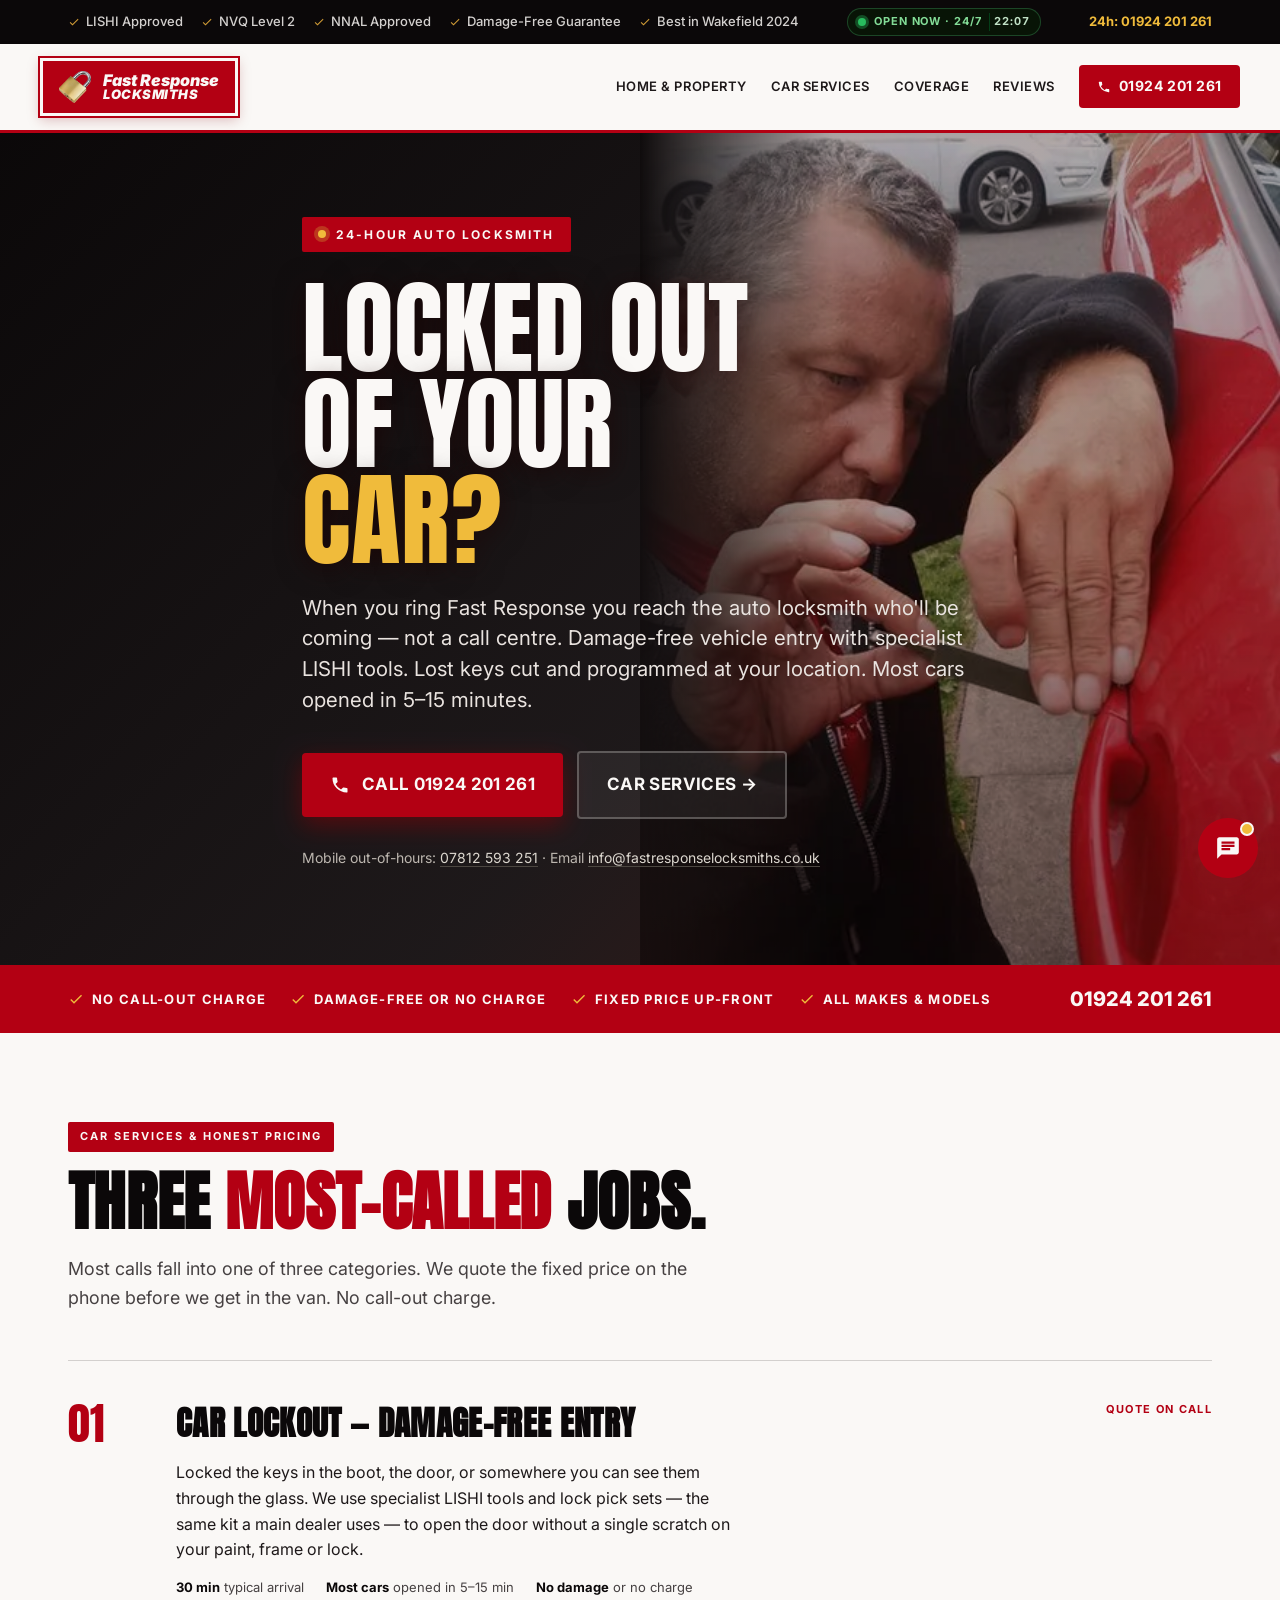
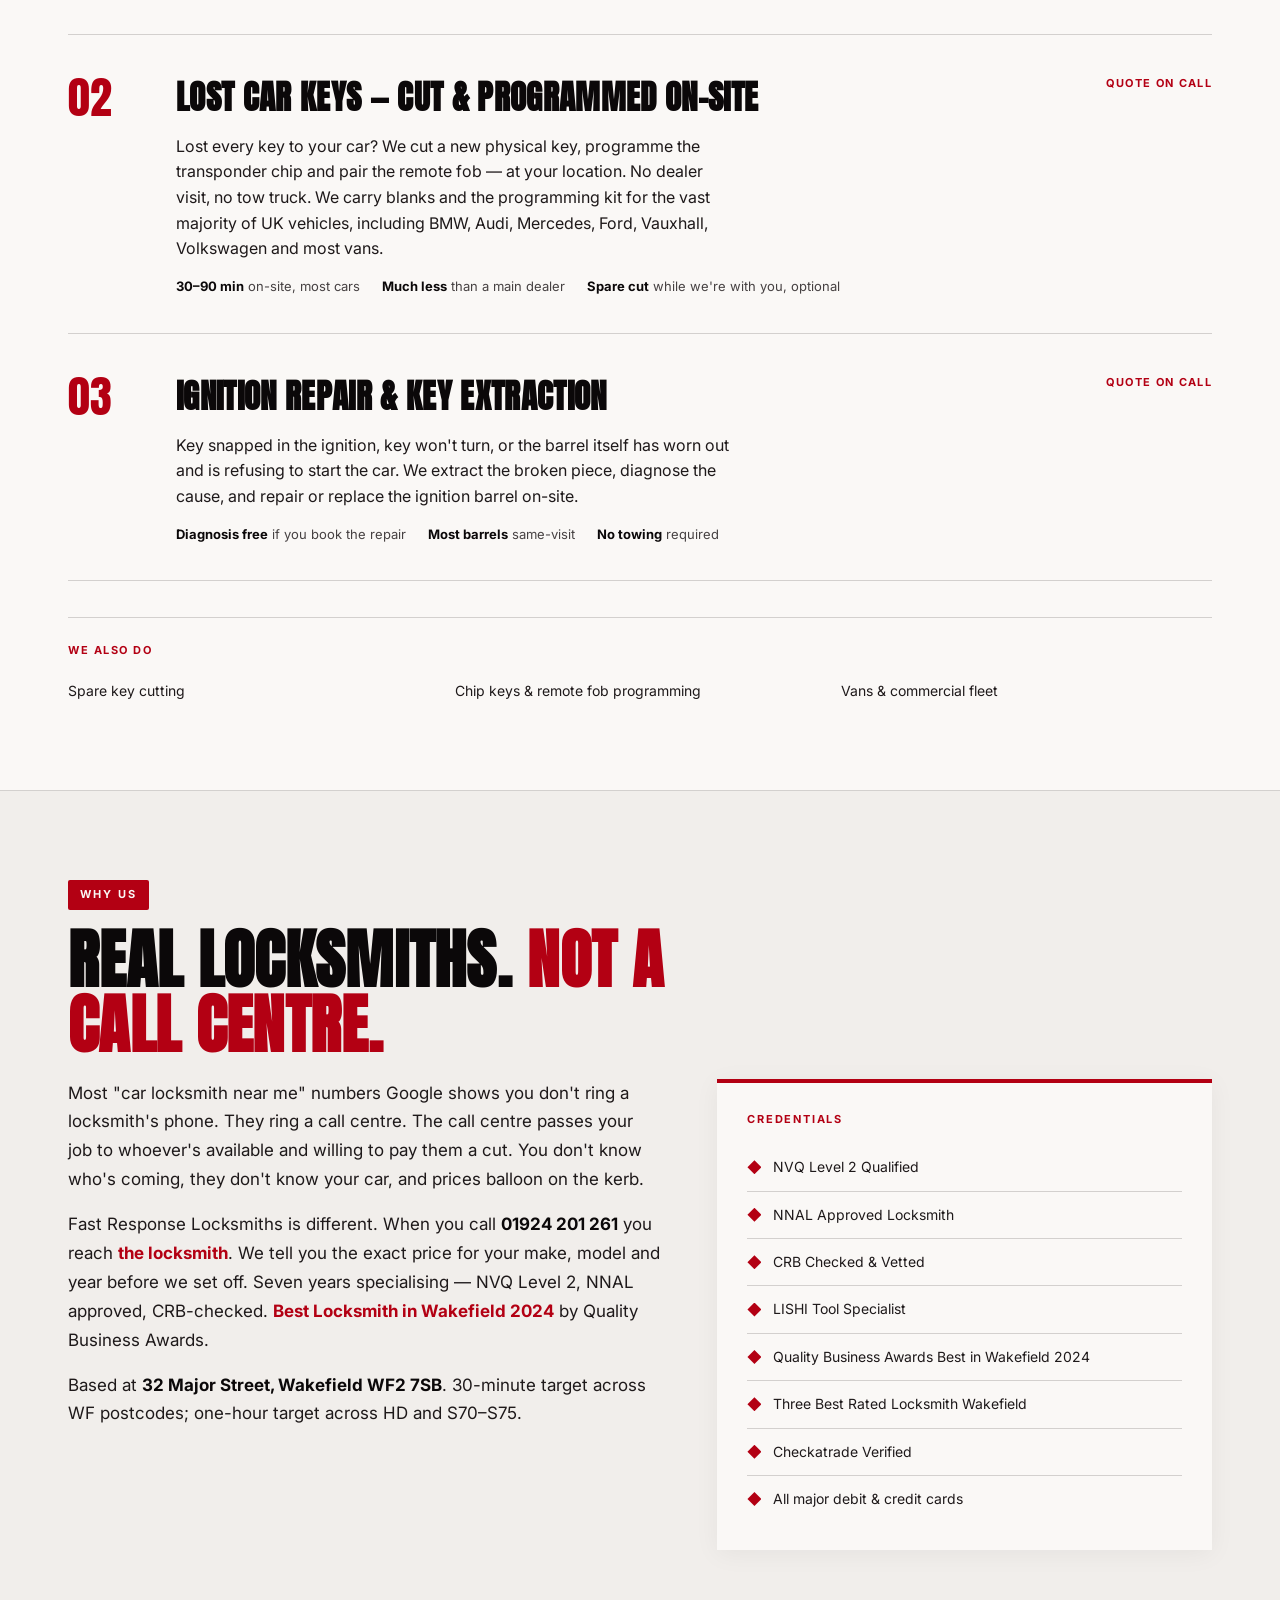
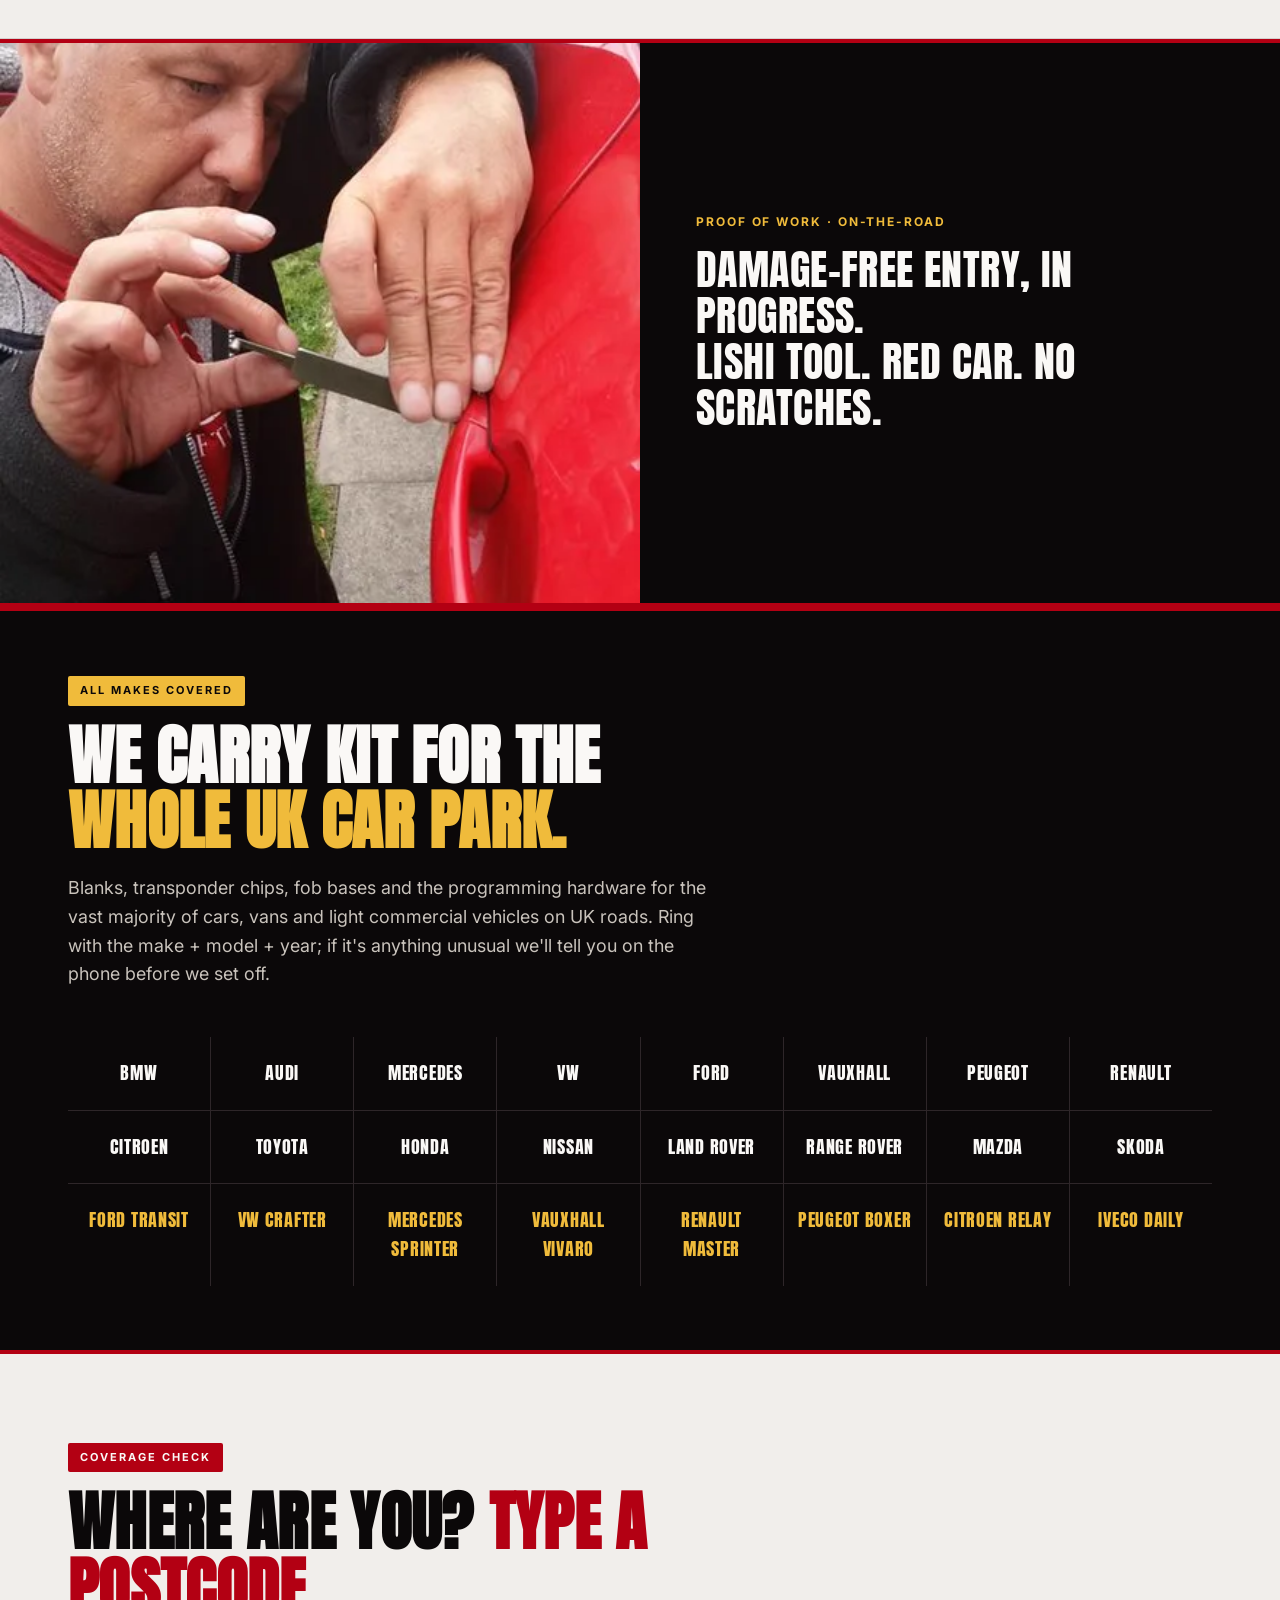
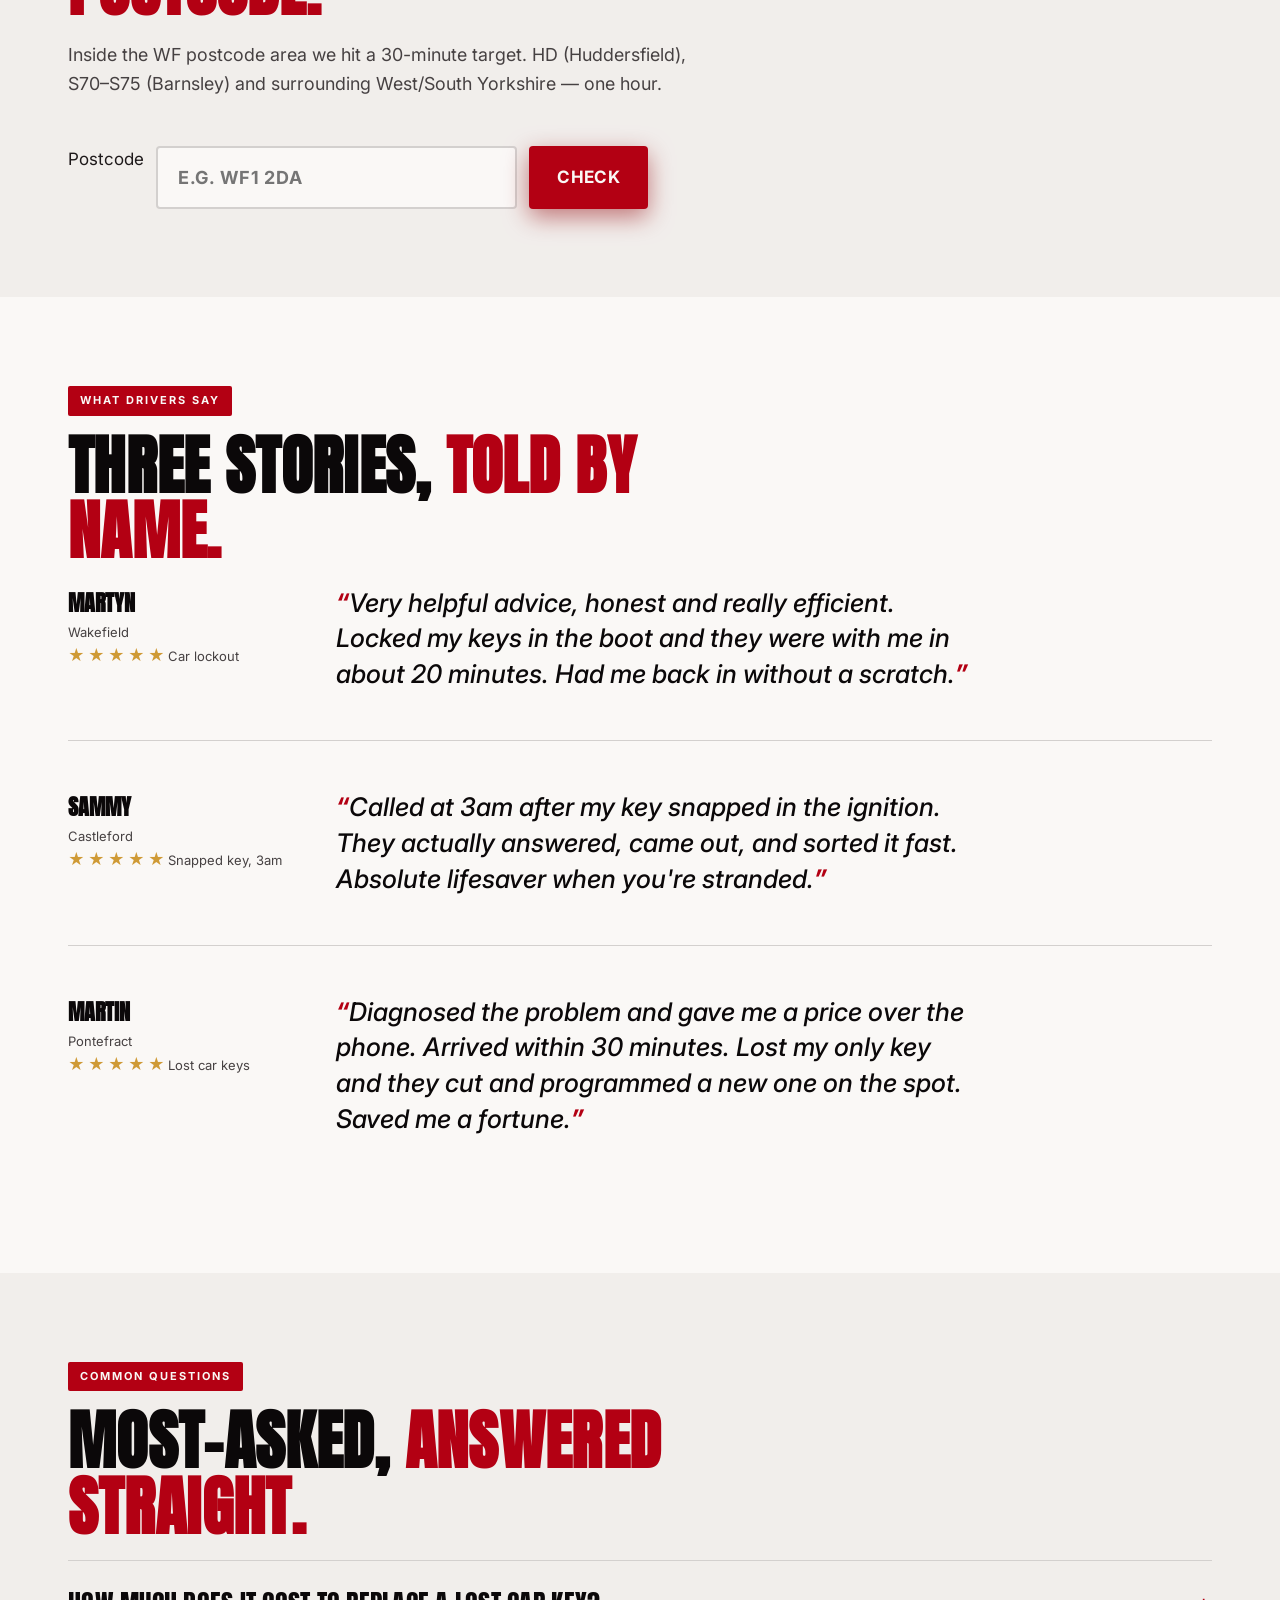
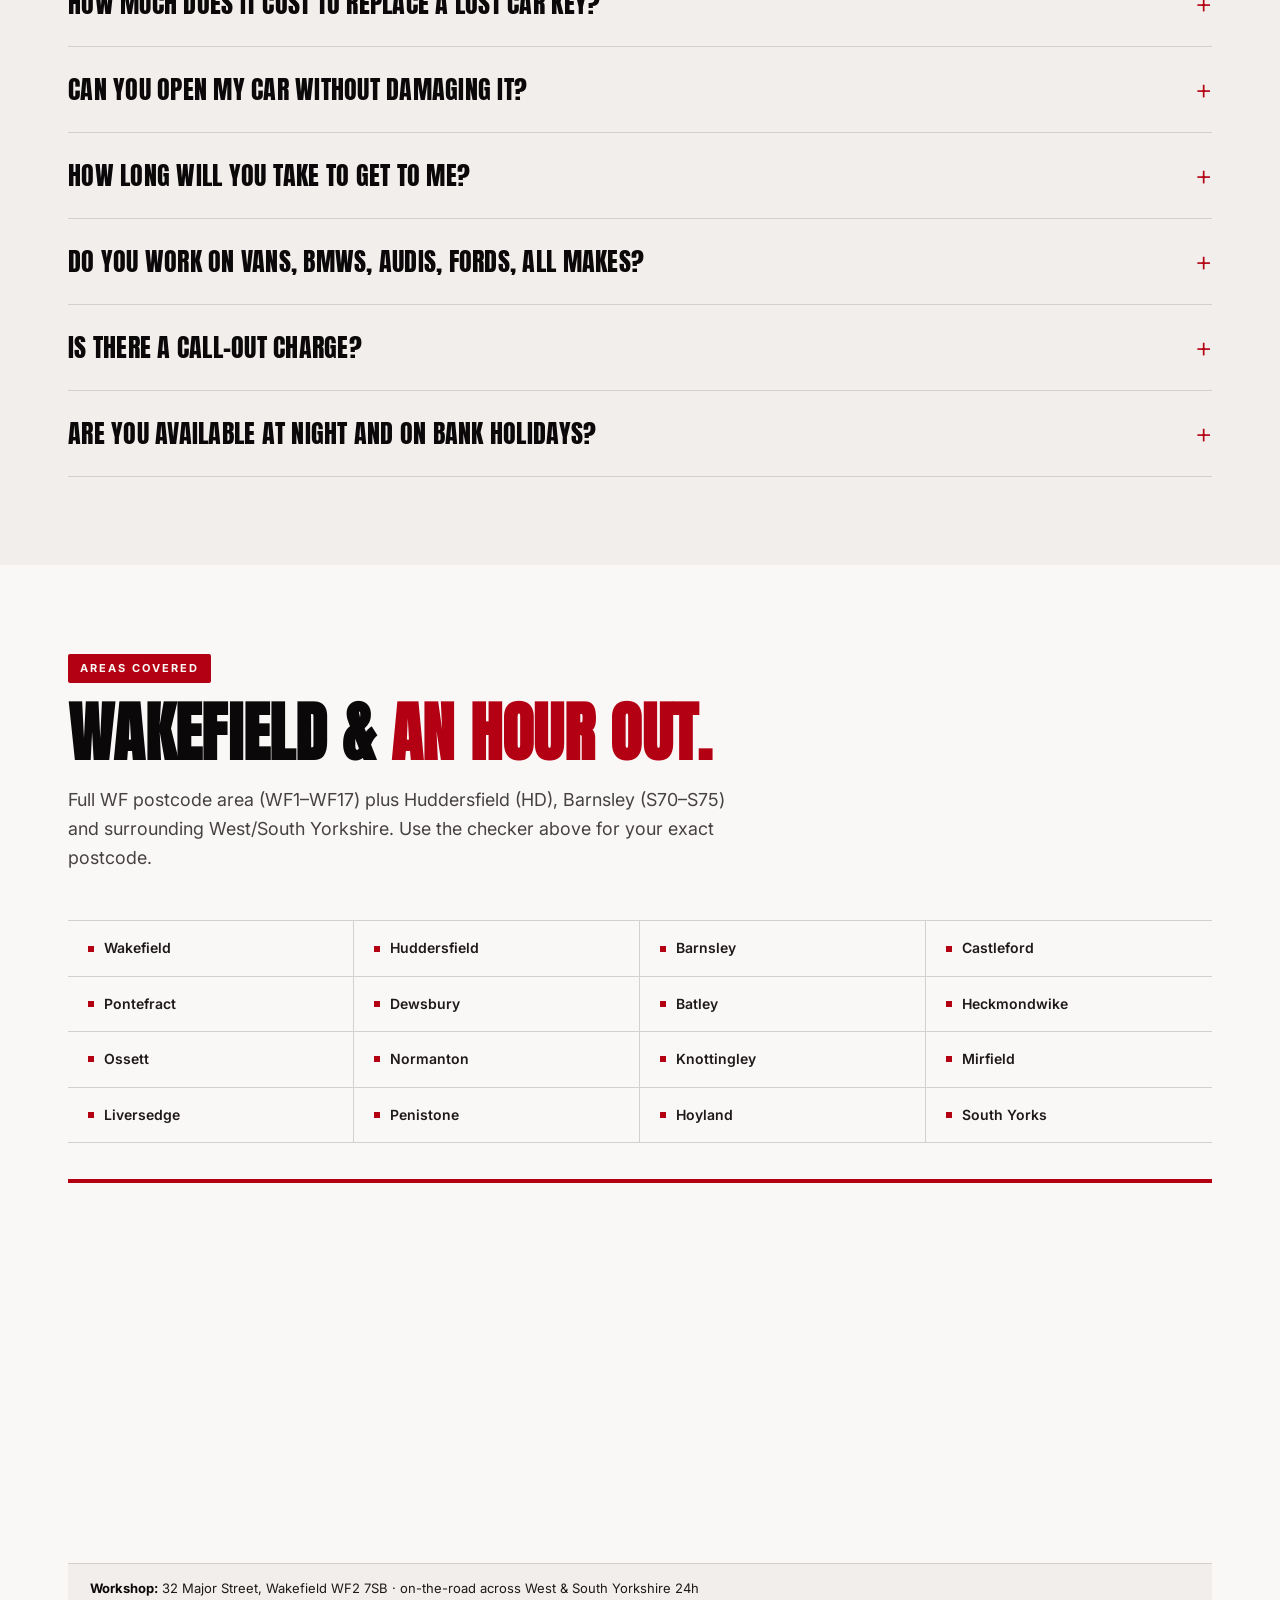
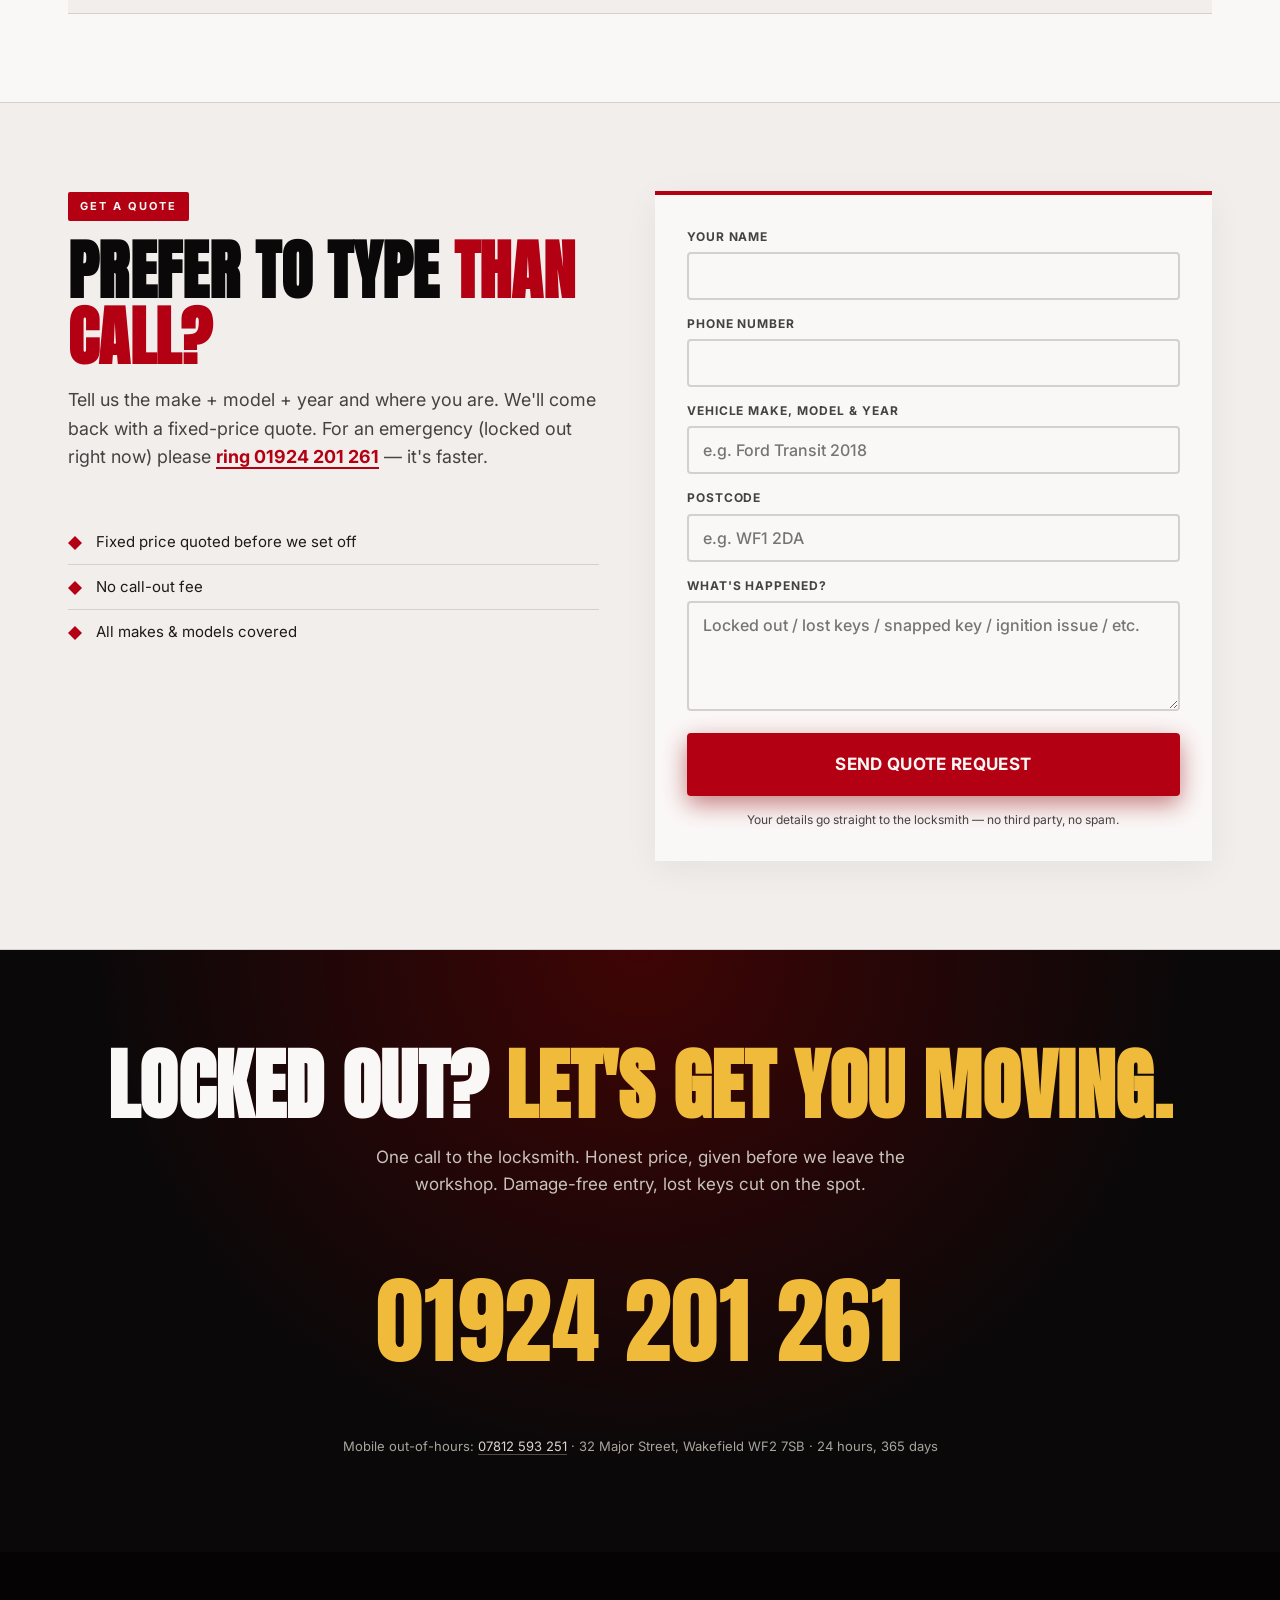
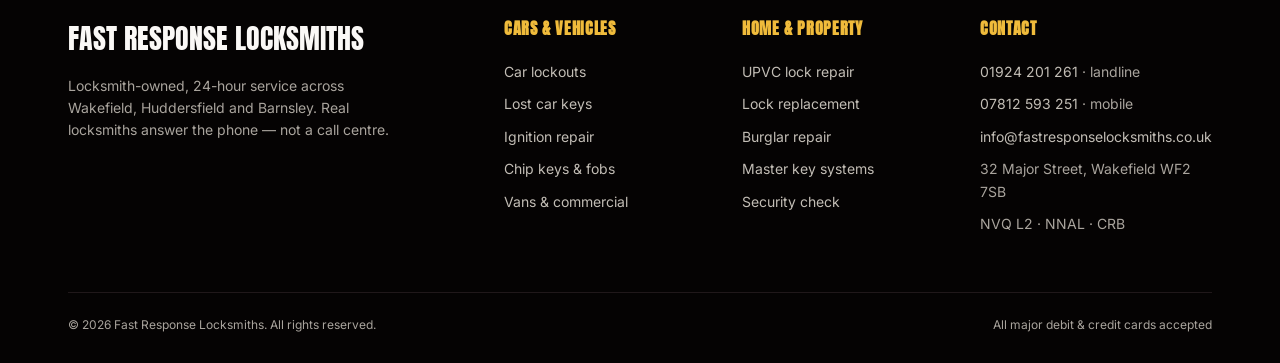
<file: auto-locksmith/index.html>
<!DOCTYPE html>
<html lang="en-GB">
<head>
<meta charset="UTF-8">
<meta name="viewport" content="width=device-width, initial-scale=1, viewport-fit=cover">
<title>Auto Locksmith Wakefield · Lost keys cut on-site, damage-free entry · Fast Response Locksmiths</title>
<meta name="description" content="Wakefield's locksmith-owned auto locksmith. Real locksmiths answer the phone, not a call centre. Damage-free vehicle entry, lost car keys cut on-site, ignition repair, fob programming. Call 01924 201 261 — 24 hours.">
<meta name="keywords" content="auto locksmith Wakefield, car locksmith West Yorkshire, lost car key replacement Wakefield, car lockout Wakefield, car key cutting Castleford Pontefract Huddersfield Barnsley">
<meta name="robots" content="index,follow,max-image-preview:large">
<link rel="canonical" href="https://ainjection.github.io/fastresponselocksmiths/auto-locksmith/">

<meta property="og:type" content="website">
<meta property="og:url" content="https://ainjection.github.io/fastresponselocksmiths/auto-locksmith/">
<meta property="og:title" content="Auto Locksmith Wakefield · Fast Response Locksmiths">
<meta property="og:description" content="Real locksmiths, not a call centre. 30-minute response across Wakefield, Huddersfield, Barnsley. Damage-free entry, lost keys cut on-site.">
<meta property="og:image" content="https://ainjection.github.io/fastresponselocksmiths/og-card.png">
<meta property="og:image:width" content="1200">
<meta property="og:image:height" content="630">

<meta name="twitter:card" content="summary_large_image">
<meta name="twitter:title" content="Auto Locksmith Wakefield · Fast Response Locksmiths">
<meta name="twitter:description" content="Real locksmiths, not a call centre. Damage-free vehicle entry, lost keys cut on-site.">
<meta name="twitter:image" content="https://ainjection.github.io/fastresponselocksmiths/og-card.png">

<meta name="theme-color" content="#b71823">
<meta name="format-detection" content="telephone=yes">

<link rel="preconnect" href="https://fonts.googleapis.com">
<link rel="preconnect" href="https://fonts.gstatic.com" crossorigin>
<link href="https://fonts.googleapis.com/css2?family=Anton&family=Inter:wght@400;500;600;700;800;900&display=swap" rel="stylesheet">

<style>
  :root {
    --red: oklch(48% 0.20 26); --red-bright: oklch(58% 0.22 28); --red-deep: oklch(36% 0.15 25); --red-tint: oklch(96% 0.04 26);
    --black: oklch(14% 0.005 0); --charcoal: oklch(22% 0.008 0); --slate: oklch(38% 0.008 0); --muted: oklch(54% 0.005 60);
    --paper: oklch(98% 0.003 60); --paper-warm: oklch(95% 0.005 60); --rule: oklch(86% 0.005 60);
    --gold: oklch(72% 0.13 80); --gold-bright: oklch(82% 0.15 85);
  }
  *, *::before, *::after { box-sizing: border-box; margin: 0; padding: 0; }
  html { scroll-behavior: smooth; -webkit-text-size-adjust: 100%; }
  body { font-family: 'Inter', -apple-system, sans-serif; font-size: 17px; line-height: 1.6; color: var(--charcoal); background: var(--paper); -webkit-font-smoothing: antialiased; overflow-x: hidden; }
  a { color: inherit; text-decoration: none; }
  img, svg { max-width: 100%; height: auto; display: block; }
  button { font: inherit; cursor: pointer; border: 0; background: none; color: inherit; }
  .container { max-width: 1200px; margin: 0 auto; padding: 0 28px; }
  .skip { position: absolute; left: -9999px; }
  .skip:focus { left: 12px; top: 12px; background: var(--black); color: var(--paper); padding: 10px 16px; border-radius: 6px; z-index: 100; }

  .ribbon { background: var(--black); color: oklch(86% 0.005 60); padding: 8px 0; font-size: 13px; font-weight: 500; }
  .ribbon-inner { display: flex; justify-content: space-between; align-items: center; gap: 16px; flex-wrap: wrap; }
  .ribbon .badges { display: flex; gap: 18px; flex-wrap: wrap; }
  .ribbon .badges span { display: inline-flex; align-items: center; gap: 6px; }
  .ribbon .badges svg { width: 12px; height: 12px; fill: var(--gold); }
  .ribbon a.phone { color: var(--gold-bright); font-weight: 700; }
  .ribbon a.phone:hover { color: var(--paper); }
  .open-badge { display: inline-flex; align-items: center; gap: 8px; padding: 4px 10px; background: oklch(28% 0.13 150 / 0.25); border: 1px solid oklch(60% 0.13 150 / 0.4); border-radius: 999px; font-size: 11px; font-weight: 700; letter-spacing: 0.08em; text-transform: uppercase; color: oklch(82% 0.13 150); }
  .open-dot { width: 8px; height: 8px; border-radius: 50%; background: oklch(70% 0.18 150); box-shadow: 0 0 0 3px oklch(70% 0.18 150 / 0.35); animation: livepulse 1.8s ease-out infinite; }
  .open-time { font-variant-numeric: tabular-nums; color: oklch(88% 0.05 150); padding-left: 4px; border-left: 1px solid oklch(45% 0.13 150 / 0.5); }
  @keyframes livepulse { 0%, 100% { box-shadow: 0 0 0 3px oklch(70% 0.18 150 / 0.4); } 50% { box-shadow: 0 0 0 8px oklch(70% 0.18 150 / 0); } }
  .map-wrap { margin-top: 36px; border-top: 4px solid var(--red); border-bottom: 1px solid var(--rule); }
  .map-wrap iframe { filter: contrast(1.02) saturate(0.95); display: block; }
  .map-caption { padding: 14px 22px; background: var(--paper-warm); border-top: 1px solid var(--rule); font-size: 13px; color: var(--charcoal); }
  .map-caption strong { color: var(--black); }
  .quote-block { background: var(--paper-warm); border-top: 1px solid var(--rule); border-bottom: 1px solid var(--rule); }
  .quote-grid { display: grid; grid-template-columns: 1fr 1.05fr; gap: 56px; align-items: start; }
  .quote-copy .sec-title { margin-bottom: 16px; }
  .quote-checks { list-style: none; margin-top: 28px; }
  .quote-checks li { padding: 10px 0 10px 28px; position: relative; font-size: 15px; color: var(--charcoal); border-top: 1px solid var(--rule); }
  .quote-checks li:first-child { border-top: 0; }
  .quote-checks li::before { content: ''; position: absolute; left: 0; top: 16px; width: 14px; height: 14px; background: var(--red); clip-path: polygon(50% 0%, 100% 50%, 50% 100%, 0% 50%); }
  .quote-form { background: var(--paper); padding: 32px; border-top: 4px solid var(--red); box-shadow: 0 8px 32px rgba(0,0,0,0.06); display: flex; flex-direction: column; gap: 14px; }
  .quote-form label { display: flex; flex-direction: column; gap: 6px; font-size: 12px; font-weight: 700; letter-spacing: 0.08em; text-transform: uppercase; color: var(--slate); }
  .quote-form input, .quote-form textarea { font: 500 16px 'Inter', sans-serif; padding: 12px 14px; border: 2px solid var(--rule); border-radius: 4px; background: var(--paper); color: var(--black); }
  .quote-form input:focus, .quote-form textarea:focus { outline: 0; border-color: var(--red); }
  .quote-form textarea { resize: vertical; min-height: 110px; }
  .quote-form button { margin-top: 8px; justify-content: center; cursor: pointer; }
  .quote-foot { font-size: 12px; color: var(--slate); text-align: center; }
  @media (max-width: 760px) { .quote-grid { grid-template-columns: 1fr; gap: 36px; } }
  .makes-block { background: var(--black); color: var(--paper); padding: 64px 0; border-top: 4px solid var(--red); border-bottom: 4px solid var(--red); }
  .makes-block .sec-eyebrow { background: var(--gold-bright); color: var(--black); }
  .makes-block .sec-title { color: var(--paper); }
  .makes-block .sec-title .red { color: var(--gold-bright); }
  .makes-block .sec-lede { color: oklch(82% 0.012 75); }
  .makes-grid { display: grid; grid-template-columns: repeat(8, 1fr); gap: 1px; background: oklch(28% 0.012 0); margin-top: 36px; }
  .make { padding: 22px 12px; background: var(--black); font-family: 'Anton', sans-serif; font-size: clamp(15px, 1.4vw, 20px); text-transform: uppercase; letter-spacing: 0.04em; color: var(--paper); text-align: center; transition: background 0.2s, color 0.2s; }
  .make:hover { background: var(--red); color: var(--paper); }
  .make.van { color: var(--gold-bright); }
  @media (max-width: 940px) { .makes-grid { grid-template-columns: repeat(4, 1fr); } }
  @media (max-width: 540px) { .makes-grid { grid-template-columns: repeat(3, 1fr); } .make { font-size: 13px; padding: 16px 8px; } }
  @media (max-width: 640px) { .ribbon .badges span:nth-child(n+3) { display: none; } }

  .topnav { position: sticky; top: 0; z-index: 50; background: var(--paper); border-bottom: 3px solid var(--red); box-shadow: 0 2px 8px rgba(0,0,0,0.04); }
  .topnav-inner { display: flex; align-items: center; justify-content: space-between; padding: 14px 0; gap: 24px; }
  .logo { display: inline-flex; align-items: center; gap: 12px; background: var(--red); color: var(--paper); padding: 10px 16px; border: 3px solid var(--paper); outline: 2px solid var(--red); font-weight: 900; font-style: italic; line-height: 1; box-shadow: 0 4px 12px oklch(40% 0.15 25 / 0.25); }
  .logo-pad { width: 32px; height: 32px; flex-shrink: 0; }
  .logo-text { display: flex; flex-direction: column; font-size: 15px; }
  .logo-text .top { font-size: 16px; }
  .logo-text .bot { font-size: 13px; letter-spacing: 0.04em; }
  .topnav nav { display: flex; gap: 24px; align-items: center; font-size: 14px; font-weight: 600; }
  .topnav nav a { color: var(--charcoal); text-transform: uppercase; letter-spacing: 0.04em; font-size: 13px; }
  .topnav nav a:hover { color: var(--red); }
  .topnav .call-pill { display: inline-flex; align-items: center; gap: 8px; padding: 10px 18px; border-radius: 4px; background: var(--red); color: var(--paper); font-weight: 700; font-size: 14px; white-space: nowrap; }
  @media (max-width: 480px) { .topnav .call-pill { padding: 8px 12px; font-size: 12px; gap: 5px; } .topnav .call-pill svg { width: 12px; height: 12px; } }
  .topnav .call-pill:hover { background: var(--red-bright); transform: translateY(-1px); }
  .topnav .call-pill svg { width: 14px; height: 14px; fill: currentColor; }
  @media (max-width: 860px) { .topnav nav a:not(.call-pill) { display: none; } }

  .hero { position: relative; background: linear-gradient(135deg, var(--black) 0%, var(--charcoal) 60%, oklch(28% 0.06 25) 100%); color: var(--paper); overflow: hidden; min-height: 620px; display: flex; align-items: center; }
  .hero::before { content: ''; position: absolute; top: 0; right: 0; width: 50%; height: 100%; background-image: url('../assets/locksmith-at-work.webp'); background-size: cover; background-position: 50% 30%; opacity: 0.92; -webkit-mask-image: linear-gradient(90deg, transparent 0%, black 30%, black 100%); mask-image: linear-gradient(90deg, transparent 0%, black 30%, black 100%); }
  .hero::after { content: ''; position: absolute; top: 0; right: 0; width: 50%; height: 100%; background: linear-gradient(180deg, oklch(20% 0.05 25 / 0.3) 0%, oklch(20% 0.06 25 / 0.5) 100%); mix-blend-mode: multiply; }
  .hero-content { position: relative; z-index: 2; padding: 84px 0 96px; max-width: 720px; }
  .hero-eyebrow { display: inline-flex; align-items: center; gap: 10px; background: var(--red); color: var(--paper); padding: 8px 16px; font-size: 12px; font-weight: 700; letter-spacing: 0.18em; text-transform: uppercase; margin-bottom: 28px; border-radius: 2px; }
  .hero-eyebrow .dot { width: 8px; height: 8px; border-radius: 50%; background: var(--gold-bright); box-shadow: 0 0 0 4px oklch(72% 0.13 80 / 0.35); animation: pulse 1.6s ease-out infinite; }
  @keyframes pulse { 0%, 100% { box-shadow: 0 0 0 4px oklch(72% 0.13 80 / 0.4); } 50% { box-shadow: 0 0 0 10px oklch(72% 0.13 80 / 0); } }
  .hero h1 { font-family: 'Anton', sans-serif; font-weight: 400; font-size: clamp(48px, 8vw, 110px); line-height: 0.94; letter-spacing: 0.005em; text-transform: uppercase; margin-bottom: 24px; text-shadow: 0 4px 28px oklch(15% 0.06 25 / 0.6); }
  .hero h1 .red { color: var(--gold-bright); }
  .hero h1 .stack { display: block; }
  .hero-lede { font-size: clamp(17px, 1.6vw, 21px); line-height: 1.5; color: oklch(92% 0.008 60); max-width: 52ch; margin-bottom: 36px; }
  .hero-actions { display: flex; flex-wrap: wrap; gap: 14px; align-items: center; }
  .btn { display: inline-flex; align-items: center; gap: 12px; padding: 18px 28px; border-radius: 4px; font-weight: 700; font-size: 17px; letter-spacing: 0.02em; text-transform: uppercase; transition: transform 0.18s, background 0.18s, box-shadow 0.18s; }
  .btn-call { background: var(--red); color: var(--paper); box-shadow: 0 8px 24px oklch(40% 0.18 25 / 0.5); }
  .btn-call:hover { background: var(--red-bright); transform: translateY(-2px); }
  .btn-call svg { width: 20px; height: 20px; fill: currentColor; }
  .btn-ghost { background: rgba(255,255,255,0.06); color: var(--paper); border: 2px solid oklch(80% 0.005 60 / 0.35); }
  .btn-ghost:hover { background: rgba(255,255,255,0.12); border-color: var(--paper); }
  .hero-aside { margin-top: 28px; font-size: 14px; color: oklch(78% 0.012 75); }
  .hero-aside a { color: oklch(88% 0.012 75); border-bottom: 1px solid oklch(40% 0.012 75); }
  @media (max-width: 760px) {
    .hero { min-height: 720px; }
    .hero::before { width: 100%; -webkit-mask-image: linear-gradient(180deg, transparent 0%, black 55%, black 100%); mask-image: linear-gradient(180deg, transparent 0%, black 55%, black 100%); opacity: 0.78; }
    .hero::after { width: 100%; background: linear-gradient(180deg, oklch(15% 0.04 25 / 0.62) 0%, oklch(15% 0.04 25 / 0.55) 35%, oklch(15% 0.04 25 / 0.12) 100%); }
    .hero-content { padding: 56px 0 56px; }
  }

  .strap { background: var(--red); color: var(--paper); padding: 18px 0; }
  .strap-inner { display: flex; flex-wrap: wrap; align-items: center; justify-content: space-between; gap: 12px; font-weight: 700; }
  .strap .points { display: flex; gap: 24px; flex-wrap: wrap; font-size: 13px; letter-spacing: 0.1em; text-transform: uppercase; }
  .strap .points span { display: inline-flex; align-items: center; gap: 8px; }
  .strap .points svg { width: 16px; height: 16px; fill: var(--gold-bright); }
  .strap .phone-link { font-size: 20px; font-weight: 800; }

  section.block { padding: 88px 0; }
  .sec-eyebrow { display: inline-block; background: var(--red); color: var(--paper); padding: 6px 12px; font-size: 11px; font-weight: 700; letter-spacing: 0.18em; text-transform: uppercase; margin-bottom: 18px; border-radius: 2px; }
  .sec-title { font-family: 'Anton', sans-serif; font-size: clamp(36px, 5vw, 64px); line-height: 1.02; letter-spacing: 0.005em; text-transform: uppercase; color: var(--black); max-width: 22ch; margin-bottom: 20px; }
  .sec-title .red { color: var(--red); }
  .sec-lede { font-size: clamp(17px, 1.4vw, 19px); color: var(--slate); max-width: 60ch; margin-bottom: 48px; }

  .case { display: grid; grid-template-columns: 80px 1fr auto; gap: 28px; padding: 36px 0; border-top: 1px solid var(--rule); align-items: start; }
  .case:last-of-type { border-bottom: 1px solid var(--rule); }
  .case-num { font-family: 'Anton', sans-serif; font-size: 44px; color: var(--red); line-height: 1; padding-top: 4px; }
  .case-body h3 { font-family: 'Anton', sans-serif; font-size: clamp(24px, 2.6vw, 34px); text-transform: uppercase; letter-spacing: 0.01em; margin-bottom: 10px; color: var(--black); }
  .case-body p { font-size: 16px; color: var(--charcoal); max-width: 56ch; margin-bottom: 14px; }
  .case-meta { font-size: 13px; color: var(--slate); display: flex; gap: 22px; flex-wrap: wrap; }
  .case-meta strong { color: var(--black); font-weight: 700; }
  .case-price { font-family: 'Anton', sans-serif; font-size: 36px; color: var(--black); text-align: right; white-space: nowrap; padding-top: 4px; }
  .case-price .from { display: block; font-family: 'Inter', sans-serif; font-size: 11px; font-weight: 700; text-transform: uppercase; letter-spacing: 0.12em; color: var(--red); margin-bottom: 2px; }
  @media (max-width: 720px) { .case { grid-template-columns: 64px 1fr; } .case-price { grid-column: 2; text-align: left; padding-top: 4px; } }

  .also { margin-top: 36px; padding-top: 24px; border-top: 1px solid var(--rule); display: grid; grid-template-columns: repeat(3, 1fr); gap: 16px; }
  .also h4 { grid-column: 1 / -1; font-size: 11px; font-weight: 700; letter-spacing: 0.14em; text-transform: uppercase; color: var(--red); margin-bottom: 4px; }
  .also span { font-size: 14px; color: var(--charcoal); }
  .also strong { color: var(--black); font-weight: 700; }
  @media (max-width: 640px) { .also { grid-template-columns: 1fr 1fr; } }

  .editorial { background: var(--paper-warm); padding: 96px 0; border-top: 1px solid var(--rule); border-bottom: 1px solid var(--rule); }
  .editorial-grid { display: grid; grid-template-columns: 1.2fr 1fr; gap: 56px; align-items: start; }
  .editorial-grid p { color: var(--charcoal); font-size: 17px; line-height: 1.7; margin-bottom: 16px; max-width: 56ch; }
  .editorial-grid strong { color: var(--black); }
  .editorial-grid .em { color: var(--red); font-weight: 700; }
  .credentials { border-top: 4px solid var(--red); background: var(--paper); padding: 28px 30px; box-shadow: 0 4px 24px rgba(0,0,0,0.05); }
  .credentials h4 { font-size: 11px; font-weight: 700; letter-spacing: 0.16em; text-transform: uppercase; color: var(--red); margin-bottom: 16px; }
  .credentials ul { list-style: none; }
  .credentials li { padding: 12px 0; border-top: 1px solid var(--rule); font-size: 14px; display: flex; gap: 12px; align-items: center; color: var(--charcoal); }
  .credentials li:first-child { border-top: 0; }
  .credentials li::before { content: ''; width: 14px; height: 14px; background: var(--red); flex-shrink: 0; clip-path: polygon(50% 0%, 100% 50%, 50% 100%, 0% 50%); }
  @media (max-width: 760px) { .editorial-grid { grid-template-columns: 1fr; gap: 36px; } }

  .proof-image { display: grid; grid-template-columns: 1fr 1fr; gap: 0; background: var(--black); color: var(--paper); border-top: 4px solid var(--red); border-bottom: 4px solid var(--red); }
  .proof-image img { width: 100%; height: 100%; max-height: 560px; object-fit: cover; }
  .proof-image figcaption { padding: 56px; font-family: 'Anton', sans-serif; font-size: clamp(28px, 3.4vw, 42px); line-height: 1.1; text-transform: uppercase; letter-spacing: 0.01em; align-self: center; }
  .proof-image figcaption .label { display: block; font-family: 'Inter', sans-serif; font-weight: 700; color: var(--gold-bright); font-size: 12px; letter-spacing: 0.16em; margin-bottom: 18px; }
  @media (max-width: 760px) { .proof-image { grid-template-columns: 1fr; } .proof-image figcaption { padding: 36px 28px; } }

  .checker { background: var(--paper-warm); }
  .checker-form { display: flex; flex-wrap: wrap; gap: 12px; max-width: 580px; margin-top: 32px; }
  .checker input { flex: 1; min-width: 200px; font: 700 18px 'Inter', sans-serif; padding: 16px 20px; border-radius: 4px; border: 2px solid var(--rule); background: var(--paper); color: var(--black); letter-spacing: 0.04em; text-transform: uppercase; }
  .checker input:focus { outline: 0; border-color: var(--red); }
  .checker-result { margin-top: 22px; padding: 18px 22px; border-radius: 4px; font-size: 15px; line-height: 1.5; display: none; font-weight: 600; }
  .checker-result.yes { background: oklch(94% 0.05 145); color: oklch(32% 0.13 150); display: block; border-left: 4px solid oklch(50% 0.15 150); }
  .checker-result.maybe { background: oklch(94% 0.05 75); color: oklch(36% 0.13 75); display: block; border-left: 4px solid var(--gold); }
  .checker-result.no { background: var(--red-tint); color: var(--red-deep); display: block; border-left: 4px solid var(--red); }
  .checker-result a { color: inherit; text-decoration: underline; font-weight: 700; }

  .coverage { background: var(--paper); }
  .coverage-grid { display: grid; grid-template-columns: repeat(4, 1fr); border-top: 1px solid var(--rule); }
  .coverage-grid .cov { padding: 16px 20px; border-bottom: 1px solid var(--rule); border-right: 1px solid var(--rule); font-size: 14px; font-weight: 600; color: var(--charcoal); display: flex; align-items: center; gap: 10px; }
  .coverage-grid .cov::before { content: ''; width: 6px; height: 6px; background: var(--red); }
  .coverage-grid .cov:nth-child(4n) { border-right: 0; }
  @media (max-width: 720px) { .coverage-grid { grid-template-columns: repeat(2, 1fr); } .coverage-grid .cov { border-right: 1px solid var(--rule); } .coverage-grid .cov:nth-child(2n) { border-right: 0; } }

  .reviews { background: var(--paper); }
  .review-row { padding: 48px 0; border-top: 1px solid var(--rule); display: grid; grid-template-columns: 220px 1fr; gap: 48px; align-items: start; }
  .review-row:first-of-type { border-top: 0; padding-top: 0; }
  .review-meta { font-size: 13px; color: var(--slate); }
  .review-meta strong { display: block; font-family: 'Anton', sans-serif; font-size: 22px; text-transform: uppercase; color: var(--black); margin-bottom: 2px; }
  .review-meta .stars { color: var(--gold); margin-bottom: 12px; letter-spacing: 3px; font-size: 16px; }
  .review-quote { font-size: clamp(20px, 2vw, 26px); line-height: 1.4; font-style: italic; color: var(--black); max-width: 40ch; font-weight: 500; }
  .review-quote::before { content: '\201C'; color: var(--red); font-weight: 700; }
  .review-quote::after { content: '\201D'; color: var(--red); font-weight: 700; }
  @media (max-width: 720px) { .review-row { grid-template-columns: 1fr; gap: 16px; } }

  .faq { background: var(--paper-warm); }
  details.faq-item { border-top: 1px solid var(--rule); padding: 22px 0; }
  details.faq-item:last-of-type { border-bottom: 1px solid var(--rule); }
  details.faq-item summary { list-style: none; cursor: pointer; font-family: 'Anton', sans-serif; font-size: clamp(20px, 2vw, 26px); text-transform: uppercase; letter-spacing: 0.01em; color: var(--black); display: flex; justify-content: space-between; align-items: center; gap: 16px; }
  details.faq-item summary::-webkit-details-marker { display: none; }
  details.faq-item summary::after { content: '+'; color: var(--red); font-size: 28px; line-height: 1; font-weight: 300; font-family: 'Inter', sans-serif; }
  details.faq-item[open] summary::after { content: '−'; }
  details.faq-item .ans { padding-top: 14px; color: var(--charcoal); font-size: 16px; max-width: 70ch; line-height: 1.6; }

  .final { background: var(--black); color: var(--paper); padding: 96px 0; text-align: center; position: relative; overflow: hidden; }
  .final::before { content: ''; position: absolute; inset: 0; background: radial-gradient(ellipse at center top, oklch(35% 0.18 25 / 0.45), transparent 60%); }
  .final-inner { position: relative; z-index: 2; }
  .final h2 { font-family: 'Anton', sans-serif; font-size: clamp(40px, 6.5vw, 78px); text-transform: uppercase; letter-spacing: 0.005em; line-height: 1.02; margin-bottom: 18px; }
  .final h2 .red { color: var(--gold-bright); }
  .final p { color: oklch(82% 0.012 75); font-size: 17px; margin-bottom: 32px; max-width: 50ch; margin-inline: auto; }
  .final .phone-big { display: inline-block; font-family: 'Anton', sans-serif; font-size: clamp(52px, 8vw, 96px); color: var(--gold-bright); letter-spacing: 0.008em; margin: 14px 0 18px; }
  .final small { display: block; font-size: 13px; color: oklch(72% 0.012 75); margin-top: 20px; }
  .final small a { color: oklch(88% 0.012 75); border-bottom: 1px solid oklch(42% 0.012 75); }

  footer { background: oklch(10% 0.008 0); color: oklch(72% 0.012 75); padding: 64px 0 28px; }
  .foot-grid { display: grid; grid-template-columns: 2fr 1fr 1fr 1fr; gap: 40px; }
  .foot-grid h4 { font-family: 'Anton', sans-serif; font-size: 16px; text-transform: uppercase; letter-spacing: 0.04em; color: var(--gold-bright); margin-bottom: 14px; }
  .foot-grid ul { list-style: none; font-size: 14px; }
  .foot-grid li { padding: 5px 0; }
  .foot-grid a { color: oklch(80% 0.012 75); }
  .foot-grid a:hover { color: oklch(95% 0.012 75); }
  .foot-brand { font-family: 'Anton', sans-serif; font-size: 28px; text-transform: uppercase; color: var(--paper); margin-bottom: 14px; }
  .foot-desc { font-size: 14px; line-height: 1.55; max-width: 38ch; margin-bottom: 18px; }
  .foot-bottom { margin-top: 52px; padding-top: 22px; border-top: 1px solid oklch(22% 0.012 0); display: flex; justify-content: space-between; flex-wrap: wrap; gap: 10px; font-size: 12px; }
  @media (max-width: 720px) { .foot-grid { grid-template-columns: 1fr 1fr; } .foot-grid > div:first-child { grid-column: 1 / -1; } }

  .actionbar { position: fixed; left: 0; right: 0; bottom: 0; z-index: 60; background: var(--black); padding: 10px 12px calc(10px + env(safe-area-inset-bottom, 0)); display: none; box-shadow: 0 -4px 20px rgba(0,0,0,0.3); }
  .actionbar-inner { display: grid; grid-template-columns: 1fr 1fr 1fr; gap: 6px; max-width: 480px; margin: 0 auto; }
  .actionbar a { display: flex; flex-direction: column; align-items: center; padding: 8px 6px; border-radius: 6px; font-size: 11px; font-weight: 700; text-transform: uppercase; color: var(--paper); }
  .actionbar svg { width: 22px; height: 22px; fill: currentColor; margin-bottom: 2px; }
  .actionbar a.primary { background: var(--red); }
  @media (max-width: 760px) { .actionbar { display: block; } body { padding-bottom: 72px; } }

  .cbot-toggle { position: fixed; right: 22px; bottom: 22px; z-index: 70; width: 60px; height: 60px; border-radius: 50%; background: var(--red); color: var(--paper); display: flex; align-items: center; justify-content: center; box-shadow: 0 8px 28px oklch(40% 0.15 25 / 0.45); cursor: pointer; }
  .cbot-toggle:hover { background: var(--red-bright); transform: translateY(-3px); }
  .cbot-toggle svg { width: 26px; height: 26px; fill: currentColor; }
  .cbot-toggle .ping { position: absolute; top: 4px; right: 4px; width: 14px; height: 14px; border-radius: 50%; background: var(--gold-bright); border: 2px solid var(--paper); animation: pulse 1.6s ease-out infinite; }
  @media (max-width: 760px) { .cbot-toggle { bottom: 90px; right: 14px; } }
  .cbot-panel { position: fixed; right: 22px; bottom: 96px; z-index: 70; width: 340px; max-width: calc(100vw - 28px); background: var(--paper); border: 1px solid var(--rule); border-radius: 8px; box-shadow: 0 24px 60px rgba(0,0,0,0.28); display: none; flex-direction: column; overflow: hidden; max-height: 70vh; }
  .cbot-panel.open { display: flex; }
  .cbot-head { background: var(--red); color: var(--paper); padding: 16px 20px; display: flex; justify-content: space-between; align-items: center; }
  .cbot-head h4 { font-family: 'Anton', sans-serif; font-size: 20px; text-transform: uppercase; }
  .cbot-head .sub { font-size: 11px; color: var(--gold-bright); letter-spacing: 0.1em; text-transform: uppercase; font-weight: 600; }
  .cbot-close { font-size: 24px; line-height: 1; color: var(--paper); padding: 4px 8px; }
  .cbot-body { padding: 18px 20px; font-size: 14px; line-height: 1.55; overflow-y: auto; flex: 1; }
  .cbot-msg { background: var(--paper-warm); border-radius: 12px 12px 12px 4px; padding: 12px 16px; margin-bottom: 12px; color: var(--charcoal); }
  .cbot-msg.user { background: var(--black); color: var(--paper); border-radius: 12px 12px 4px 12px; margin-left: auto; max-width: 80%; }
  .cbot-options { display: flex; flex-direction: column; gap: 8px; margin-top: 8px; }
  .cbot-options button { background: transparent; border: 2px solid var(--black); color: var(--black); padding: 10px 14px; border-radius: 4px; font: 700 13px 'Inter', sans-serif; text-align: left; cursor: pointer; }
  .cbot-options button:hover { background: var(--black); color: var(--paper); }
  .cbot-options button.primary { background: var(--red); border-color: var(--red); color: var(--paper); }
  .cbot-foot { padding: 12px 20px; border-top: 1px solid var(--rule); background: var(--paper-warm); display: flex; justify-content: space-between; align-items: center; font-size: 12px; color: var(--slate); }
  .cbot-foot a { color: var(--red); font-weight: 700; }
  .cbot-foot button.reset { font: 700 11px 'Inter', sans-serif; color: var(--slate); border: 0; background: 0; cursor: pointer; text-transform: uppercase; }
</style>
</head>
<body>

<a class="skip" href="#main">Skip to main content</a>

<div class="ribbon">
  <div class="container ribbon-inner">
    <div class="badges">
      <span><svg viewBox="0 0 24 24"><path d="M9 16.17L4.83 12l-1.42 1.41L9 19 21 7l-1.41-1.41L9 16.17z"/></svg> LISHI Approved</span>
      <span><svg viewBox="0 0 24 24"><path d="M9 16.17L4.83 12l-1.42 1.41L9 19 21 7l-1.41-1.41L9 16.17z"/></svg> NVQ Level 2</span>
      <span><svg viewBox="0 0 24 24"><path d="M9 16.17L4.83 12l-1.42 1.41L9 19 21 7l-1.41-1.41L9 16.17z"/></svg> NNAL Approved</span>
      <span><svg viewBox="0 0 24 24"><path d="M9 16.17L4.83 12l-1.42 1.41L9 19 21 7l-1.41-1.41L9 16.17z"/></svg> Damage-Free Guarantee</span>
      <span><svg viewBox="0 0 24 24"><path d="M9 16.17L4.83 12l-1.42 1.41L9 19 21 7l-1.41-1.41L9 16.17z"/></svg> Best in Wakefield 2024</span>
    </div>
    <div class="open-badge"><span class="open-dot"></span><span class="open-text">OPEN NOW · 24/7</span><span class="open-time" id="openTime"></span></div>
    <a href="tel:01924201261" class="phone">24h: 01924 201 261</a>
  </div>
</div>

<header class="topnav">
  <div class="container topnav-inner">
    <a href="/fastresponselocksmiths/" class="logo" aria-label="Fast Response Locksmiths home">
      <img src="../assets/padlock.png" alt="" class="logo-pad" loading="eager">
      <span class="logo-text"><span class="top">Fast Response</span><span class="bot">LOCKSMITHS</span></span>
    </a>
    <nav aria-label="Primary">
      <a href="/fastresponselocksmiths/home-locksmith/">Home &amp; Property</a>
      <a href="#services">Car Services</a>
      <a href="#coverage">Coverage</a>
      <a href="#reviews">Reviews</a>
      <a href="tel:01924201261" class="call-pill">
        <svg viewBox="0 0 24 24" aria-hidden="true"><path d="M6.62 10.79a15.05 15.05 0 0 0 6.59 6.59l2.2-2.2a1 1 0 0 1 1.01-.24c1.12.37 2.33.57 3.58.57a1 1 0 0 1 1 1V20a1 1 0 0 1-1 1A17 17 0 0 1 3 4a1 1 0 0 1 1-1h3.5a1 1 0 0 1 1 1c0 1.25.2 2.46.57 3.58a1 1 0 0 1-.24 1.01l-2.2 2.2z"/></svg>
        01924 201 261
      </a>
    </nav>
  </div>
</header>

<main id="main">

<section class="hero">
  <div class="container">
    <div class="hero-content">
      <div class="hero-eyebrow"><span class="dot"></span>24-Hour Auto Locksmith</div>
      <h1><span class="stack">Locked out</span><span class="stack">of your</span><span class="stack red">car?</span></h1>
      <p class="hero-lede">When you ring Fast Response you reach the auto locksmith who'll be coming — not a call centre. Damage-free vehicle entry with specialist LISHI tools. Lost keys cut and programmed at your location. Most cars opened in 5–15 minutes.</p>
      <div class="hero-actions">
        <a class="btn btn-call" href="tel:01924201261">
          <svg viewBox="0 0 24 24" aria-hidden="true"><path d="M6.62 10.79a15.05 15.05 0 0 0 6.59 6.59l2.2-2.2a1 1 0 0 1 1.01-.24c1.12.37 2.33.57 3.58.57a1 1 0 0 1 1 1V20a1 1 0 0 1-1 1A17 17 0 0 1 3 4a1 1 0 0 1 1-1h3.5a1 1 0 0 1 1 1c0 1.25.2 2.46.57 3.58a1 1 0 0 1-.24 1.01l-2.2 2.2z"/></svg>
          Call 01924 201 261
        </a>
        <a class="btn btn-ghost" href="#services">Car services →</a>
      </div>
      <div class="hero-aside">Mobile out-of-hours: <a href="tel:07812593251">07812 593 251</a> · Email <a href="mailto:info@fastresponselocksmiths.co.uk">info@fastresponselocksmiths.co.uk</a></div>
    </div>
  </div>
</section>

<div class="strap">
  <div class="container strap-inner">
    <div class="points">
      <span><svg viewBox="0 0 24 24"><path d="M9 16.17L4.83 12l-1.42 1.41L9 19 21 7l-1.41-1.41L9 16.17z"/></svg> No call-out charge</span>
      <span><svg viewBox="0 0 24 24"><path d="M9 16.17L4.83 12l-1.42 1.41L9 19 21 7l-1.41-1.41L9 16.17z"/></svg> Damage-free or no charge</span>
      <span><svg viewBox="0 0 24 24"><path d="M9 16.17L4.83 12l-1.42 1.41L9 19 21 7l-1.41-1.41L9 16.17z"/></svg> Fixed price up-front</span>
      <span><svg viewBox="0 0 24 24"><path d="M9 16.17L4.83 12l-1.42 1.41L9 19 21 7l-1.41-1.41L9 16.17z"/></svg> All makes &amp; models</span>
    </div>
    <a class="phone-link" href="tel:01924201261">01924 201 261</a>
  </div>
</div>

<section class="block" id="services">
  <div class="container">
    <div class="sec-eyebrow">Car services &amp; honest pricing</div>
    <h2 class="sec-title">Three <span class="red">most-called</span> jobs.</h2>
    <p class="sec-lede">Most calls fall into one of three categories. We quote the fixed price on the phone before we get in the van. No call-out charge.</p>

    <article class="case">
      <div class="case-num">01</div>
      <div class="case-body">
        <h3>Car lockout — damage-free entry</h3>
        <p>Locked the keys in the boot, the door, or somewhere you can see them through the glass. We use specialist LISHI tools and lock pick sets — the same kit a main dealer uses — to open the door without a single scratch on your paint, frame or lock.</p>
        <div class="case-meta">
          <span><strong>30 min</strong> typical arrival</span>
          <span><strong>Most cars</strong> opened in 5–15 min</span>
          <span><strong>No damage</strong> or no charge</span>
        </div>
      </div>
      <div class="case-price"><span class="from">Quote on call</span></div>
    </article>

    <article class="case">
      <div class="case-num">02</div>
      <div class="case-body">
        <h3>Lost car keys — cut &amp; programmed on-site</h3>
        <p>Lost every key to your car? We cut a new physical key, programme the transponder chip and pair the remote fob — at your location. No dealer visit, no tow truck. We carry blanks and the programming kit for the vast majority of UK vehicles, including BMW, Audi, Mercedes, Ford, Vauxhall, Volkswagen and most vans.</p>
        <div class="case-meta">
          <span><strong>30–90 min</strong> on-site, most cars</span>
          <span><strong>Much less</strong> than a main dealer</span>
          <span><strong>Spare cut</strong> while we're with you, optional</span>
        </div>
      </div>
      <div class="case-price"><span class="from">Quote on call</span></div>
    </article>

    <article class="case">
      <div class="case-num">03</div>
      <div class="case-body">
        <h3>Ignition repair &amp; key extraction</h3>
        <p>Key snapped in the ignition, key won't turn, or the barrel itself has worn out and is refusing to start the car. We extract the broken piece, diagnose the cause, and repair or replace the ignition barrel on-site.</p>
        <div class="case-meta">
          <span><strong>Diagnosis free</strong> if you book the repair</span>
          <span><strong>Most barrels</strong> same-visit</span>
          <span><strong>No towing</strong> required</span>
        </div>
      </div>
      <div class="case-price"><span class="from">Quote on call</span></div>
    </article>

    <div class="also">
      <h4>We also do</h4>
      <span>Spare key cutting</span>
      <span>Chip keys &amp; remote fob programming</span>
      <span>Vans &amp; commercial fleet</span>
    </div>
  </div>
</section>

<section class="block editorial" id="why">
  <div class="container">
    <div class="sec-eyebrow">Why us</div>
    <h2 class="sec-title">Real locksmiths. <span class="red">Not a call centre.</span></h2>
    <div class="editorial-grid">
      <div>
        <p>Most "car locksmith near me" numbers Google shows you don't ring a locksmith's phone. They ring a call centre. The call centre passes your job to whoever's available and willing to pay them a cut. You don't know who's coming, they don't know your car, and prices balloon on the kerb.</p>
        <p>Fast Response Locksmiths is different. When you call <strong>01924 201 261</strong> you reach <span class="em">the locksmith</span>. We tell you the exact price for your make, model and year before we set off. Seven years specialising — NVQ Level 2, NNAL approved, CRB-checked. <span class="em">Best Locksmith in Wakefield 2024</span> by Quality Business Awards.</p>
        <p>Based at <strong>32 Major Street, Wakefield WF2 7SB</strong>. 30-minute target across WF postcodes; one-hour target across HD and S70–S75.</p>
      </div>
      <aside class="credentials">
        <h4>Credentials</h4>
        <ul>
          <li>NVQ Level 2 Qualified</li>
          <li>NNAL Approved Locksmith</li>
          <li>CRB Checked &amp; Vetted</li>
          <li>LISHI Tool Specialist</li>
          <li>Quality Business Awards Best in Wakefield 2024</li>
          <li>Three Best Rated Locksmith Wakefield</li>
          <li>Checkatrade Verified</li>
          <li>All major debit &amp; credit cards</li>
        </ul>
      </aside>
    </div>
  </div>
</section>

<figure class="proof-image">
  <img src="../assets/locksmith-at-work.webp" alt="Locksmith using a LISHI tool to open a locked car damage-free" loading="lazy">
  <figcaption><span class="label">Proof of work · on-the-road</span>Damage-free entry, in progress.<br>LISHI tool. Red car. No scratches.</figcaption>
</figure>

<section class="makes-block">
  <div class="container">
    <div class="sec-eyebrow">All makes covered</div>
    <h2 class="sec-title">We carry kit for the <span class="red">whole UK car park.</span></h2>
    <p class="sec-lede">Blanks, transponder chips, fob bases and the programming hardware for the vast majority of cars, vans and light commercial vehicles on UK roads. Ring with the make + model + year; if it's anything unusual we'll tell you on the phone before we set off.</p>
    <div class="makes-grid">
      <span class="make">BMW</span>
      <span class="make">Audi</span>
      <span class="make">Mercedes</span>
      <span class="make">VW</span>
      <span class="make">Ford</span>
      <span class="make">Vauxhall</span>
      <span class="make">Peugeot</span>
      <span class="make">Renault</span>
      <span class="make">Citroen</span>
      <span class="make">Toyota</span>
      <span class="make">Honda</span>
      <span class="make">Nissan</span>
      <span class="make">Land Rover</span>
      <span class="make">Range Rover</span>
      <span class="make">Mazda</span>
      <span class="make">Skoda</span>
      <span class="make van">Ford Transit</span>
      <span class="make van">VW Crafter</span>
      <span class="make van">Mercedes Sprinter</span>
      <span class="make van">Vauxhall Vivaro</span>
      <span class="make van">Renault Master</span>
      <span class="make van">Peugeot Boxer</span>
      <span class="make van">Citroen Relay</span>
      <span class="make van">Iveco Daily</span>
    </div>
  </div>
</section>

<section class="block checker">
  <div class="container">
    <div class="sec-eyebrow">Coverage check</div>
    <h2 class="sec-title">Where are you? <span class="red">Type a postcode.</span></h2>
    <p class="sec-lede">Inside the WF postcode area we hit a 30-minute target. HD (Huddersfield), S70–S75 (Barnsley) and surrounding West/South Yorkshire — one hour.</p>
    <form class="checker-form" onsubmit="return checkPostcode(event)">
      <label class="visually-hidden" for="pc">Postcode</label>
      <input id="pc" name="pc" type="text" autocomplete="postal-code" placeholder="e.g. WF1 2DA" maxlength="8" required>
      <button type="submit" class="btn btn-call">Check</button>
    </form>
    <div id="result" class="checker-result" role="status" aria-live="polite"></div>
  </div>
</section>

<section class="block reviews" id="reviews">
  <div class="container">
    <div class="sec-eyebrow">What drivers say</div>
    <h2 class="sec-title">Three stories, <span class="red">told by name.</span></h2>

    <article class="review-row">
      <div class="review-meta"><strong>Martyn</strong>Wakefield<br><span class="stars">★★★★★</span>Car lockout</div>
      <p class="review-quote">Very helpful advice, honest and really efficient. Locked my keys in the boot and they were with me in about 20 minutes. Had me back in without a scratch.</p>
    </article>
    <article class="review-row">
      <div class="review-meta"><strong>Sammy</strong>Castleford<br><span class="stars">★★★★★</span>Snapped key, 3am</div>
      <p class="review-quote">Called at 3am after my key snapped in the ignition. They actually answered, came out, and sorted it fast. Absolute lifesaver when you're stranded.</p>
    </article>
    <article class="review-row">
      <div class="review-meta"><strong>Martin</strong>Pontefract<br><span class="stars">★★★★★</span>Lost car keys</div>
      <p class="review-quote">Diagnosed the problem and gave me a price over the phone. Arrived within 30 minutes. Lost my only key and they cut and programmed a new one on the spot. Saved me a fortune.</p>
    </article>
  </div>
</section>

<section class="block faq" id="faq">
  <div class="container">
    <div class="sec-eyebrow">Common questions</div>
    <h2 class="sec-title">Most-asked, <span class="red">answered straight.</span></h2>

    <details class="faq-item"><summary>How much does it cost to replace a lost car key?</summary><div class="ans">It depends on the make, model and year. Most modern cars are significantly less than a main dealer. Ring us with the details and we'll give you a fixed price on the phone before we set off — that's the price you pay.</div></details>
    <details class="faq-item"><summary>Can you open my car without damaging it?</summary><div class="ans">Yes. We use LISHI tools and specialist lock-pick sets — the same non-destructive equipment manufacturers and main dealers use. If we can't open it without damage we don't charge.</div></details>
    <details class="faq-item"><summary>How long will you take to get to me?</summary><div class="ans">Our target is 30 minutes inside the Wakefield postcode area (WF1–WF17) and up to one hour for the surrounding West and South Yorkshire towns.</div></details>
    <details class="faq-item"><summary>Do you work on vans, BMWs, Audis, Fords, all makes?</summary><div class="ans">Yes. We carry the equipment and blanks for the vast majority of cars, vans and light commercial vehicles in the UK. Ring with the make, model and year and we'll confirm before we set off.</div></details>
    <details class="faq-item"><summary>Is there a call-out charge?</summary><div class="ans">No. We quote a fixed price for the whole job before we leave the workshop. No surprise add-ons.</div></details>
    <details class="faq-item"><summary>Are you available at night and on bank holidays?</summary><div class="ans">Yes. 24 hours a day, seven days a week, 365 days a year. Out-of-hours rates are not loaded.</div></details>
  </div>
</section>

<section class="block coverage" id="coverage">
  <div class="container">
    <div class="sec-eyebrow">Areas covered</div>
    <h2 class="sec-title">Wakefield &amp; <span class="red">an hour out.</span></h2>
    <p class="sec-lede">Full WF postcode area (WF1–WF17) plus Huddersfield (HD), Barnsley (S70–S75) and surrounding West/South Yorkshire. Use the checker above for your exact postcode.</p>
    <div class="coverage-grid">
      <div class="cov">Wakefield</div><div class="cov">Huddersfield</div><div class="cov">Barnsley</div><div class="cov">Castleford</div>
      <div class="cov">Pontefract</div><div class="cov">Dewsbury</div><div class="cov">Batley</div><div class="cov">Heckmondwike</div>
      <div class="cov">Ossett</div><div class="cov">Normanton</div><div class="cov">Knottingley</div><div class="cov">Mirfield</div>
      <div class="cov">Liversedge</div><div class="cov">Penistone</div><div class="cov">Hoyland</div><div class="cov">South Yorks</div>
    </div>
    <div class="map-wrap">
      <iframe title="Fast Response Locksmiths, 32 Major Street, Wakefield WF2 7SB" src="https://www.google.com/maps?q=32+Major+Street+Wakefield+WF2+7SB&output=embed" width="100%" height="380" frameborder="0" style="border:0;" allowfullscreen loading="lazy" referrerpolicy="no-referrer-when-downgrade"></iframe>
      <div class="map-caption"><strong>Workshop:</strong> 32 Major Street, Wakefield WF2 7SB &middot; on-the-road across West &amp; South Yorkshire 24h</div>
    </div>
  </div>
</section>

<section class="block quote-block" id="quote">
  <div class="container">
    <div class="quote-grid">
      <div class="quote-copy">
        <div class="sec-eyebrow">Get a quote</div>
        <h2 class="sec-title">Prefer to type <span class="red">than call?</span></h2>
        <p class="sec-lede">Tell us the make + model + year and where you are. We'll come back with a fixed-price quote. For an emergency (locked out right now) please <a href="tel:01924201261" style="color:var(--red); font-weight:700; border-bottom:2px solid var(--red);">ring 01924&nbsp;201&nbsp;261</a> — it's faster.</p>
        <ul class="quote-checks">
          <li>Fixed price quoted before we set off</li>
          <li>No call-out fee</li>
          <li>All makes &amp; models covered</li>
        </ul>
      </div>
      <form class="quote-form" action="https://formsubmit.co/info@fastresponselocksmiths.co.uk" method="POST">
        <input type="hidden" name="_subject" value="New quote request — auto — fastresponselocksmiths">
        <input type="hidden" name="_template" value="table">
        <input type="hidden" name="_captcha" value="true">
        <input type="hidden" name="_next" value="https://ainjection.github.io/fastresponselocksmiths/auto-locksmith/?sent=1">
        <input type="text" name="_honey" style="display:none" tabindex="-1" autocomplete="off">
        <label>Your name <input type="text" name="Name" required></label>
        <label>Phone number <input type="tel" name="Phone" required></label>
        <label>Vehicle make, model &amp; year <input type="text" name="Vehicle" placeholder="e.g. Ford Transit 2018" required></label>
        <label>Postcode <input type="text" name="Postcode" placeholder="e.g. WF1 2DA" autocomplete="postal-code"></label>
        <label>What's happened? <textarea name="Details" rows="4" required placeholder="Locked out / lost keys / snapped key / ignition issue / etc."></textarea></label>
        <button type="submit" class="btn btn-call">Send Quote Request</button>
        <p class="quote-foot">Your details go straight to the locksmith &mdash; no third party, no spam.</p>
      </form>
    </div>
  </div>
</section>

<section class="final" id="contact">
  <div class="container final-inner">
    <h2>Locked out? <span class="red">Let's get you moving.</span></h2>
    <p>One call to the locksmith. Honest price, given before we leave the workshop. Damage-free entry, lost keys cut on the spot.</p>
    <a class="phone-big" href="tel:01924201261">01924 201 261</a>
    <small>Mobile out-of-hours: <a href="tel:07812593251">07812 593 251</a> · 32 Major Street, Wakefield WF2 7SB · 24 hours, 365 days</small>
  </div>
</section>

</main>

<footer>
  <div class="container">
    <div class="foot-grid">
      <div>
        <div class="foot-brand">Fast Response Locksmiths</div>
        <p class="foot-desc">Locksmith-owned, 24-hour service across Wakefield, Huddersfield and Barnsley. Real locksmiths answer the phone — not a call centre.</p>
      </div>
      <div>
        <h4>Cars &amp; Vehicles</h4>
        <ul>
          <li><a href="#services">Car lockouts</a></li>
          <li><a href="#services">Lost car keys</a></li>
          <li><a href="#services">Ignition repair</a></li>
          <li><a href="#services">Chip keys &amp; fobs</a></li>
          <li><a href="#services">Vans &amp; commercial</a></li>
        </ul>
      </div>
      <div>
        <h4>Home &amp; Property</h4>
        <ul>
          <li><a href="/fastresponselocksmiths/home-locksmith/">UPVC lock repair</a></li>
          <li><a href="/fastresponselocksmiths/home-locksmith/">Lock replacement</a></li>
          <li><a href="/fastresponselocksmiths/home-locksmith/">Burglar repair</a></li>
          <li><a href="/fastresponselocksmiths/home-locksmith/">Master key systems</a></li>
          <li><a href="/fastresponselocksmiths/home-locksmith/">Security check</a></li>
        </ul>
      </div>
      <div>
        <h4>Contact</h4>
        <ul>
          <li><a href="tel:01924201261">01924 201 261</a> · landline</li>
          <li><a href="tel:07812593251">07812 593 251</a> · mobile</li>
          <li><a href="mailto:info@fastresponselocksmiths.co.uk">info@fastresponselocksmiths.co.uk</a></li>
          <li>32 Major Street, Wakefield WF2 7SB</li>
          <li>NVQ L2 · NNAL · CRB</li>
        </ul>
      </div>
    </div>
    <div class="foot-bottom">
      <span>© 2026 Fast Response Locksmiths. All rights reserved.</span>
      <span>All major debit &amp; credit cards accepted</span>
    </div>
  </div>
</footer>

<div class="actionbar" aria-label="Quick actions">
  <div class="actionbar-inner">
    <a href="tel:01924201261" class="primary"><svg viewBox="0 0 24 24" aria-hidden="true"><path d="M6.62 10.79a15.05 15.05 0 0 0 6.59 6.59l2.2-2.2a1 1 0 0 1 1.01-.24c1.12.37 2.33.57 3.58.57a1 1 0 0 1 1 1V20a1 1 0 0 1-1 1A17 17 0 0 1 3 4a1 1 0 0 1 1-1h3.5a1 1 0 0 1 1 1c0 1.25.2 2.46.57 3.58a1 1 0 0 1-.24 1.01l-2.2 2.2z"/></svg>Call</a>
    <a href="sms:01924201261?&body=Hi%20Fast%20Response%2C%20I%20need%20car%20help%20at%20"><svg viewBox="0 0 24 24" aria-hidden="true"><path d="M20 2H4c-1.1 0-2 .9-2 2v18l4-4h14c1.1 0 2-.9 2-2V4c0-1.1-.9-2-2-2zM6 9h12v2H6V9zm8 5H6v-2h8v2zm4-6H6V6h12v2z"/></svg>Text</a>
    <a href="https://wa.me/447812593251?text=Hi%20Fast%20Response%2C%20I%20need%20car%20help%20at%20"><svg viewBox="0 0 24 24" aria-hidden="true"><path d="M17.472 14.382c-.297-.149-1.758-.867-2.03-.967-.273-.099-.471-.148-.67.15-.197.297-.767.966-.94 1.164-.173.199-.347.223-.644.075-.297-.15-1.255-.463-2.39-1.475-.883-.788-1.48-1.761-1.653-2.059-.173-.297-.018-.458.13-.606.134-.133.298-.347.446-.52.149-.174.198-.298.298-.497.099-.198.05-.371-.025-.52-.075-.149-.669-1.612-.916-2.207-.242-.579-.487-.5-.669-.51-.173-.008-.371-.01-.57-.01-.198 0-.52.074-.792.372-.272.297-1.04 1.016-1.04 2.479 0 1.462 1.065 2.875 1.213 3.074.149.198 2.096 3.2 5.077 4.487.709.306 1.262.489 1.694.626.712.226 1.36.194 1.872.118.571-.085 1.758-.719 2.006-1.413.248-.694.248-1.289.173-1.413-.074-.124-.272-.198-.57-.347m-5.421 7.403h-.004a9.87 9.87 0 0 1-5.031-1.378l-.361-.214-3.741.982.998-3.648-.235-.374a9.86 9.86 0 0 1-1.51-5.26c.001-5.45 4.436-9.884 9.888-9.884 2.64 0 5.122 1.03 6.988 2.898a9.825 9.825 0 0 1 2.893 6.994c-.003 5.45-4.437 9.884-9.885 9.884m8.413-18.297A11.815 11.815 0 0 0 12.05 0C5.495 0 .16 5.335.157 11.892c0 2.096.547 4.142 1.588 5.945L.057 24l6.305-1.654a11.882 11.882 0 0 0 5.683 1.448h.005c6.554 0 11.89-5.335 11.893-11.893a11.821 11.821 0 0 0-3.48-8.413Z"/></svg>WhatsApp</a>
  </div>
</div>

<button class="cbot-toggle" id="cbotToggle" aria-label="Open chat">
  <svg viewBox="0 0 24 24" aria-hidden="true"><path d="M20 2H4c-1.1 0-2 .9-2 2v18l4-4h14c1.1 0 2-.9 2-2V4c0-1.1-.9-2-2-2zM6 9h12v2H6V9zm8 5H6v-2h8v2zm4-6H6V6h12v2z" fill="currentColor"/></svg>
  <span class="ping"></span>
</button>
<aside class="cbot-panel" id="cbotPanel" aria-label="Help chat">
  <div class="cbot-head"><div><h4>Fast Response</h4><div class="sub">Real locksmith · 24h</div></div><button class="cbot-close" id="cbotClose" aria-label="Close chat">×</button></div>
  <div class="cbot-body" id="cbotBody"></div>
  <div class="cbot-foot"><span>Or ring <a href="tel:01924201261">01924 201 261</a></span><button class="reset" id="cbotReset">Restart</button></div>
</aside>

<script>
  // Postcode checker
  const COVERED = ['WF1','WF2','WF3','WF4','WF5','WF6','WF7','WF8','WF9','WF10','WF11','WF12','WF13','WF14','WF15','WF16','WF17'];
  const NEARBY = ['HD','HX','LS','S','BD','DN'];
  function checkPostcode(e) {
    e.preventDefault();
    const v = document.getElementById('pc').value.toUpperCase().replace(/\s+/g, '');
    const r = document.getElementById('result');
    r.className = 'checker-result';
    if (!/^[A-Z]{1,2}[0-9][0-9A-Z]?/.test(v)) {
      r.classList.add('no');
      r.textContent = 'That doesn’t look like a UK postcode. Try the format WF1 2DA.';
      return false;
    }
    const out = v.match(/^[A-Z]{1,2}[0-9][0-9A-Z]?/)[0];
    if (COVERED.includes(out)) {
      r.classList.add('yes');
      r.innerHTML = '✓ You’re inside our 30-minute coverage. Call <a href="tel:01924201261">01924 201 261</a> now and we’ll be with you fast.';
    } else if (NEARBY.some(p => out.startsWith(p))) {
      r.classList.add('maybe');
      r.innerHTML = 'Likely yes — you’re close. Call <a href="tel:01924201261">01924 201 261</a> and we’ll confirm the ETA in 30 seconds.';
    } else {
      r.classList.add('no');
      r.innerHTML = 'You may be outside our hour-radius. Ring us anyway on <a href="tel:01924201261">01924 201 261</a> — if we can’t reach you we’ll point you to someone who can.';
    }
    return false;
  }

  // Chatbot
  const TREE = {
    start: { msg: "Hi — what's the car issue?", opts: [
      {label: "Locked out of my car", next: "car_lockout"},
      {label: "Lost all my keys", next: "lost_all"},
      {label: "Got a spare, need a replacement", next: "spare"},
      {label: "Key snapped in ignition", next: "snapped"},
      {label: "Home issue instead", next: "go_home"}
    ]},
    car_lockout: { msg: "Where are you? 30 min inside Wakefield, 1 hour wider.", opts: [
      {label: "Wakefield / WF postcodes", next: "callnow_wf"},
      {label: "Huddersfield / Barnsley", next: "callnow_wider"},
      {label: "Somewhere else nearby", next: "callnow_check"}
    ]},
    lost_all: { msg: "We come out, cut a key, programme the transponder, pair the fob. Ring with your make + model and we'll quote on the phone before we set off.", opts: [
      {label: "Wakefield / WF", next: "callnow_wf"},
      {label: "Huddersfield / Barnsley / wider", next: "callnow_wider"}
    ]},
    spare: { msg: "Spare cut and programmed on-site. Ring with your make + model for a quote.", opts: [
      {label: "Book me in", action: "tel:01924201261"}
    ]},
    snapped: { msg: "If the bit's still in the ignition we extract it on-site and cut a replacement same visit. Honest fixed price on the phone first.", opts: [
      {label: "Call now", action: "tel:01924201261"}
    ]},
    callnow_wf: { msg: "Inside our 30-minute zone. Ring now.", opts: [
      {label: "Call 01924 201 261", action: "tel:01924201261"},
      {label: "WhatsApp", action: "https://wa.me/447812593251"}
    ]},
    callnow_wider: { msg: "Inside our 1-hour zone. Ring and we'll give you an honest ETA.", opts: [
      {label: "Call 01924 201 261", action: "tel:01924201261"}
    ]},
    callnow_check: { msg: "Ring with your postcode — we'll tell you in 30 seconds.", opts: [
      {label: "Call 01924 201 261", action: "tel:01924201261"}
    ]},
    go_home: { action: "/fastresponselocksmiths/home-locksmith/" }
  };
  const body = document.getElementById('cbotBody');
  function render(key) {
    const node = TREE[key]; if (!node) return;
    if (node.action && !node.opts) { window.location.href = node.action; return; }
    body.innerHTML = '<div class="cbot-msg">' + node.msg + '</div><div class="cbot-options"></div>';
    const wrap = body.querySelector('.cbot-options');
    node.opts.forEach((o, i) => { const b = document.createElement('button'); b.textContent = o.label; if (i === 0) b.className = 'primary'; b.onclick = () => { body.innerHTML += '<div class="cbot-msg user">' + o.label + '</div>'; if (o.action) { window.location.href = o.action; } else if (o.next) { setTimeout(() => render(o.next), 320); } }; wrap.appendChild(b); });
    body.scrollTop = body.scrollHeight;
  }
  document.getElementById('cbotToggle').onclick = () => { const p = document.getElementById('cbotPanel'); p.classList.toggle('open'); if (p.classList.contains('open') && !body.innerHTML) render('start'); };
  document.getElementById('cbotClose').onclick = () => document.getElementById('cbotPanel').classList.remove('open');
  document.getElementById('cbotReset').onclick = () => render('start');
  (function liveTime(){ const el = document.getElementById('openTime'); if (!el) return; function tick(){ const d = new Date(); el.textContent = d.toLocaleTimeString('en-GB', { hour: '2-digit', minute: '2-digit', hour12: false }); } tick(); setInterval(tick, 30000); })();
</script>

<script type="application/ld+json">
{"@context":"https://schema.org","@graph":[
  {"@type":"WebPage","@id":"https://ainjection.github.io/fastresponselocksmiths/auto-locksmith/","name":"Auto Locksmith Wakefield — Fast Response Locksmiths","description":"Auto locksmith covering Wakefield, Huddersfield and Barnsley. Car lockout, lost car keys, ignition repair, key cutting, fob programming.","isPartOf":{"@id":"https://ainjection.github.io/fastresponselocksmiths/#business"}},
  {"@type":"BreadcrumbList","itemListElement":[
    {"@type":"ListItem","position":1,"name":"Home","item":"https://ainjection.github.io/fastresponselocksmiths/"},
    {"@type":"ListItem","position":2,"name":"Auto Locksmith","item":"https://ainjection.github.io/fastresponselocksmiths/auto-locksmith/"}
  ]},
  {"@type":"FAQPage","mainEntity":[
    {"@type":"Question","name":"How much to replace a lost car key?","acceptedAnswer":{"@type":"Answer","text":"It depends on the make, model and year. Most modern cars are significantly less than a main dealer. Ring us with the details and we'll quote a fixed price over the phone before we set off."}},
    {"@type":"Question","name":"Can you open my car without damaging it?","acceptedAnswer":{"@type":"Answer","text":"Yes. We use LISHI tools and specialist lock-pick sets. If we can't open it without damage we don't charge."}},
    {"@type":"Question","name":"How long will you take to get to me?","acceptedAnswer":{"@type":"Answer","text":"Our target is 30 minutes inside the Wakefield postcode area (WF1–WF17) and up to one hour for surrounding West and South Yorkshire."}},
    {"@type":"Question","name":"Do you work on all makes?","acceptedAnswer":{"@type":"Answer","text":"Yes. We carry equipment and blanks for the vast majority of cars, vans and light commercial vehicles in the UK."}}
  ]}
]}
</script>

</body>
</html>
</file>
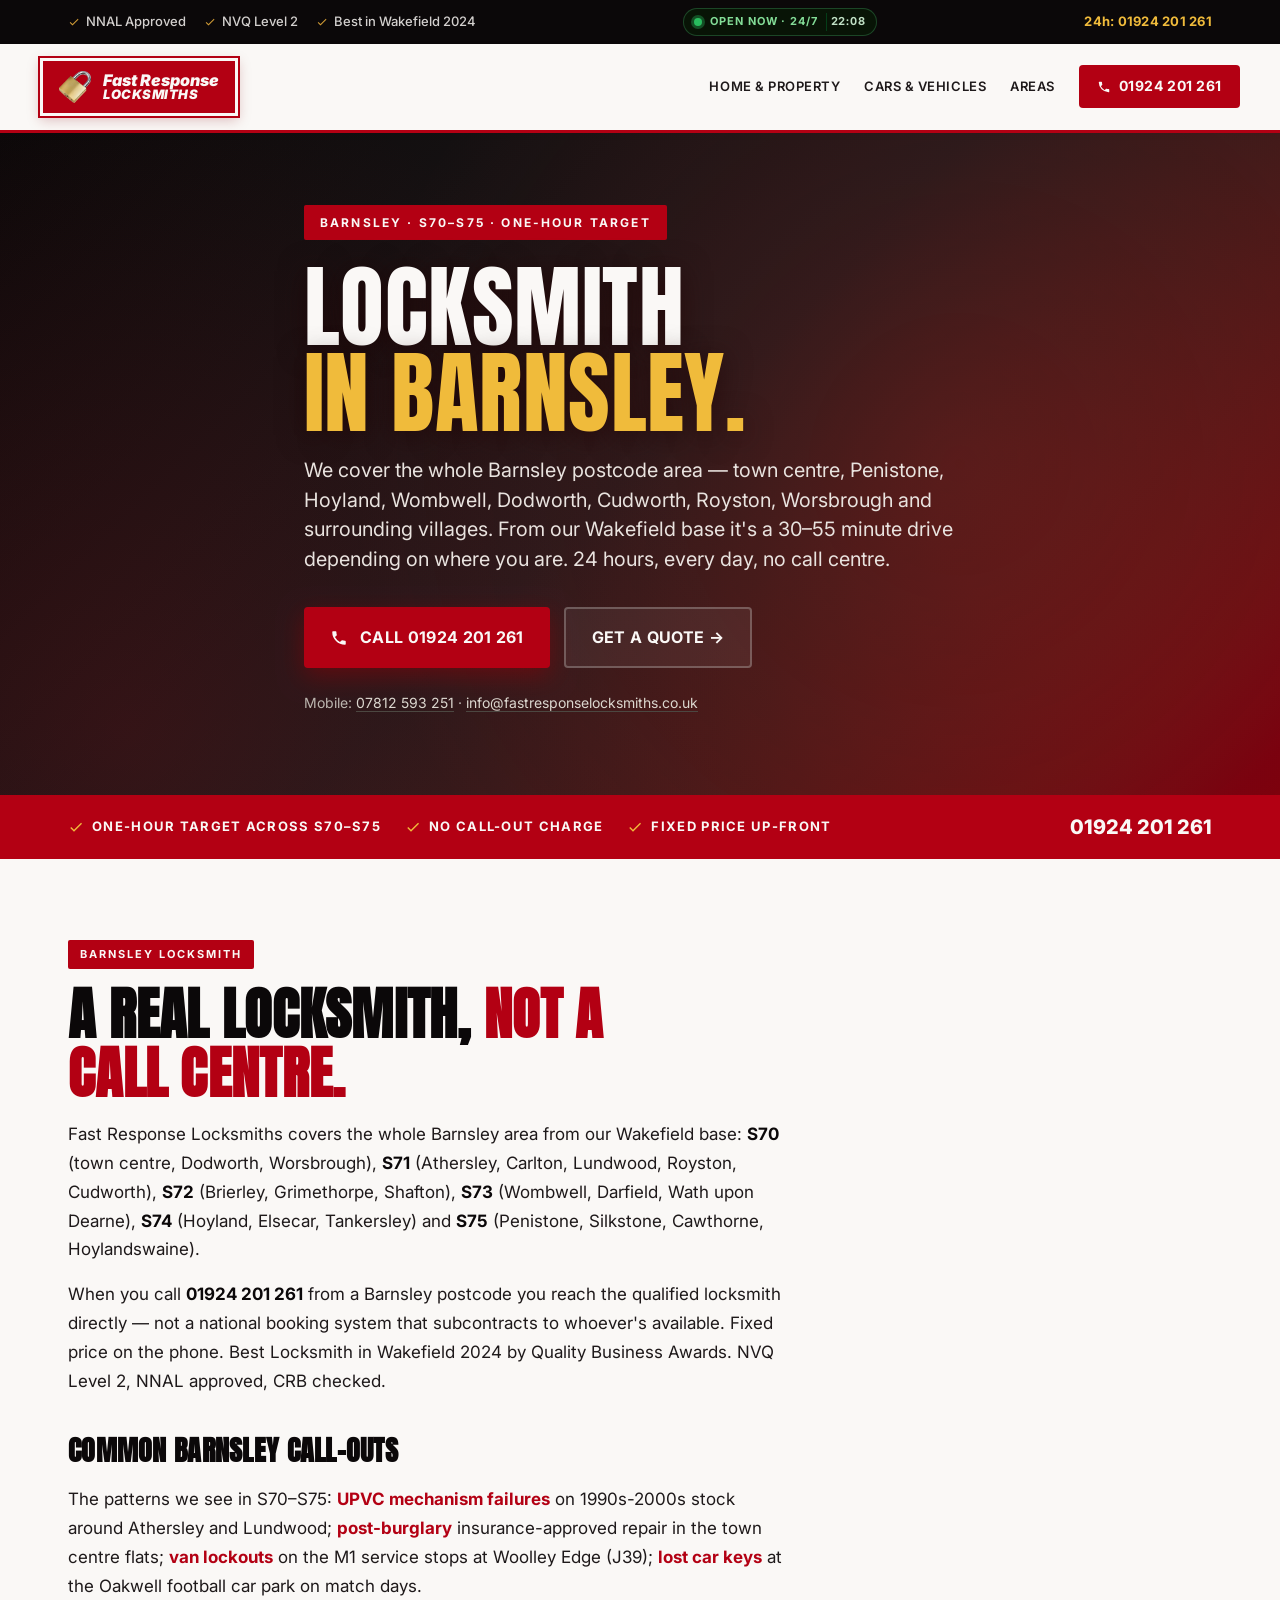
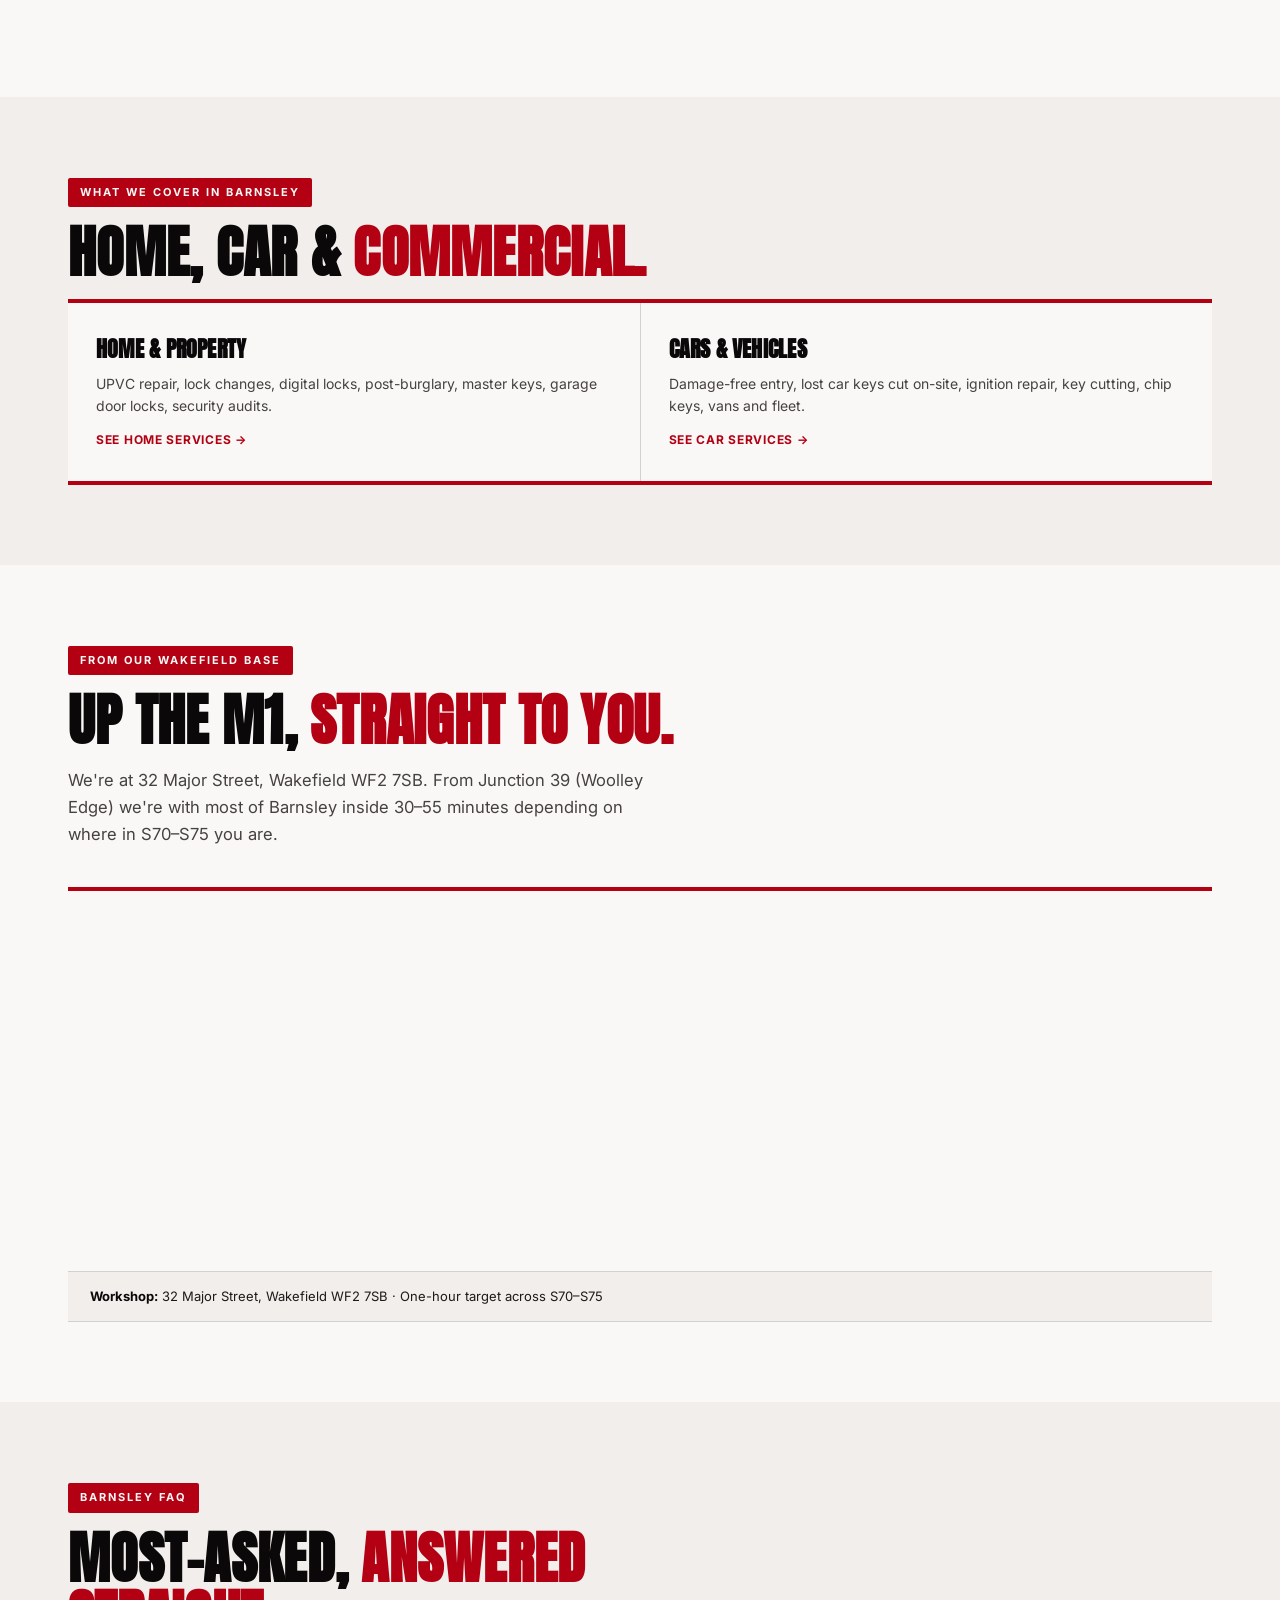
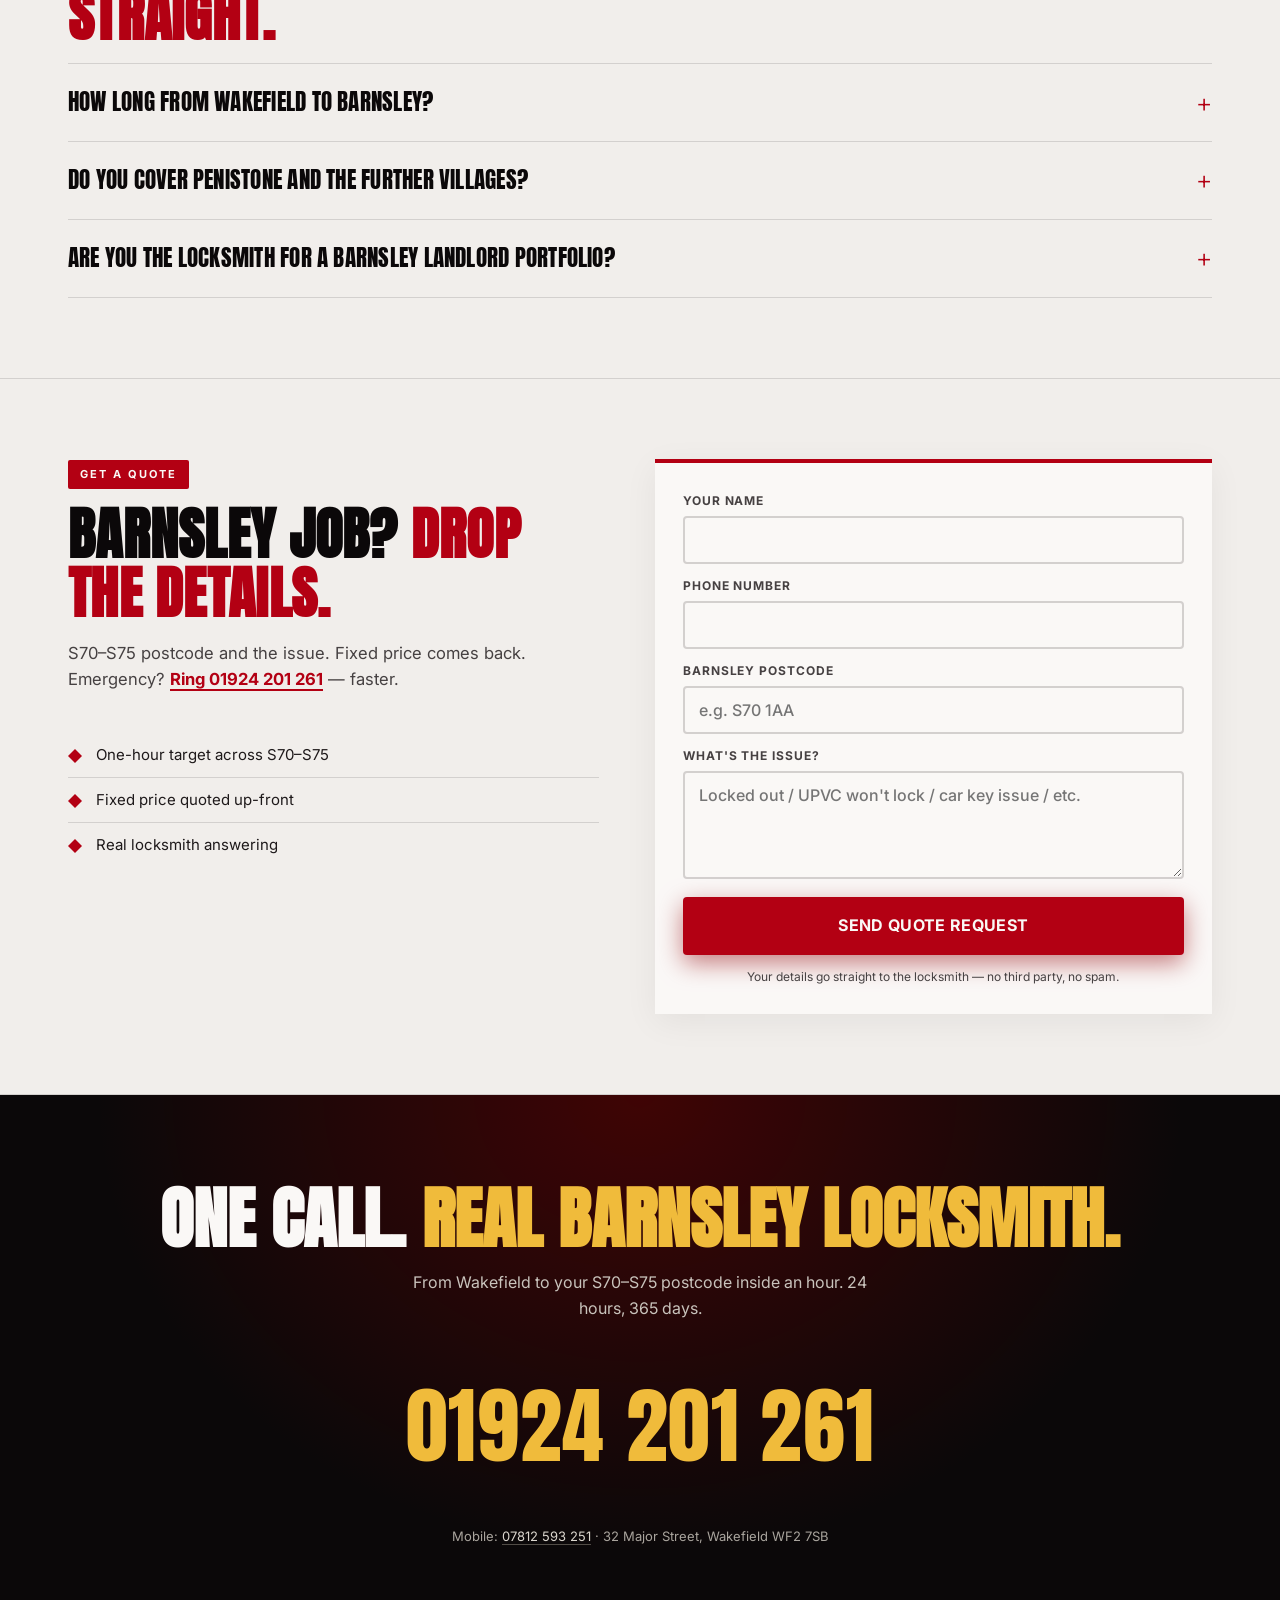
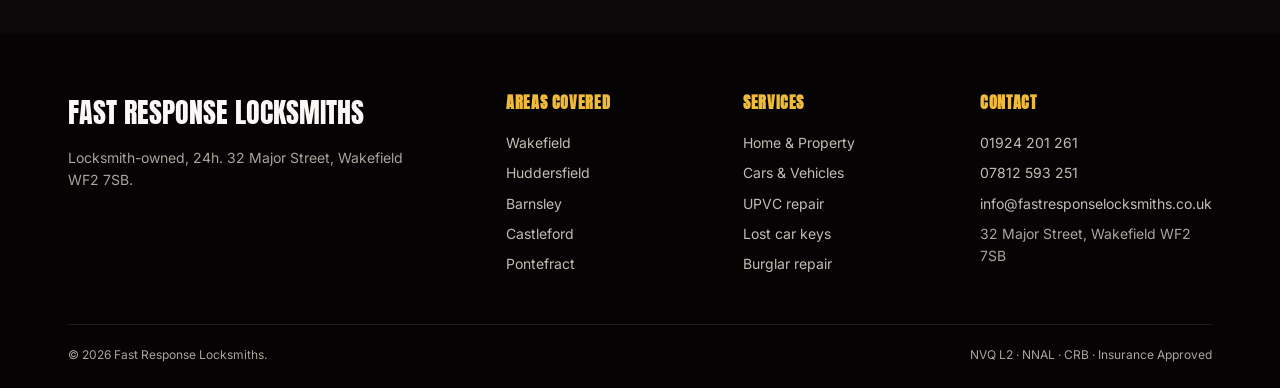
<file: barnsley-locksmith/index.html>
<!DOCTYPE html>
<html lang="en-GB">
<head>
<meta charset="UTF-8">
<meta name="viewport" content="width=device-width, initial-scale=1, viewport-fit=cover">
<title>Locksmith Barnsley · 24h home &amp; car locksmith S70–S75 · Fast Response Locksmiths</title>
<meta name="description" content="24-hour locksmith covering Barnsley and the S70–S75 postcodes. Home, car and commercial — UPVC repair, lock change, post-burglary, lost car keys cut on-site. Call 01924 201 261.">
<meta name="robots" content="index,follow,max-image-preview:large">
<link rel="canonical" href="https://ainjection.github.io/fastresponselocksmiths/barnsley-locksmith/">
<meta property="og:title" content="Locksmith Barnsley · Fast Response Locksmiths">
<meta property="og:description" content="24-hour locksmith covering Barnsley. Home, car, commercial.">
<meta property="og:image" content="https://ainjection.github.io/fastresponselocksmiths/assets/og-barnsley.png">
<meta name="theme-color" content="#b71823">
<link rel="preconnect" href="https://fonts.googleapis.com">
<link rel="preconnect" href="https://fonts.gstatic.com" crossorigin>
<link href="https://fonts.googleapis.com/css2?family=Anton&family=Inter:wght@400;500;600;700;800;900&display=swap" rel="stylesheet">
<link rel="stylesheet" href="../assets/site.css">
</head>
<body>
<a class="skip" href="#main">Skip to main content</a>

<div class="ribbon">
  <div class="container ribbon-inner">
    <div class="badges">
      <span><svg viewBox="0 0 24 24"><path d="M9 16.17L4.83 12l-1.42 1.41L9 19 21 7l-1.41-1.41L9 16.17z"/></svg> NNAL Approved</span>
      <span><svg viewBox="0 0 24 24"><path d="M9 16.17L4.83 12l-1.42 1.41L9 19 21 7l-1.41-1.41L9 16.17z"/></svg> NVQ Level 2</span>
      <span><svg viewBox="0 0 24 24"><path d="M9 16.17L4.83 12l-1.42 1.41L9 19 21 7l-1.41-1.41L9 16.17z"/></svg> Best in Wakefield 2024</span>
    </div>
    <div class="open-badge"><span class="open-dot"></span><span class="open-text">OPEN NOW · 24/7</span><span class="open-time" id="openTime"></span></div>
    <a href="tel:01924201261" class="phone">24h: 01924 201 261</a>
  </div>
</div>

<header class="topnav">
  <div class="container topnav-inner">
    <a href="/fastresponselocksmiths/" class="logo" aria-label="Fast Response Locksmiths home">
      <img src="../assets/padlock.png" alt="" class="logo-pad" loading="eager">
      <span class="logo-text"><span class="top">Fast Response</span><span class="bot">LOCKSMITHS</span></span>
    </a>
    <nav aria-label="Primary">
      <a href="/fastresponselocksmiths/home-locksmith/">Home &amp; Property</a>
      <a href="/fastresponselocksmiths/auto-locksmith/">Cars &amp; Vehicles</a>
      <a href="/fastresponselocksmiths/#coverage">Areas</a>
      <a href="tel:01924201261" class="call-pill">
        <svg viewBox="0 0 24 24" aria-hidden="true"><path d="M6.62 10.79a15.05 15.05 0 0 0 6.59 6.59l2.2-2.2a1 1 0 0 1 1.01-.24c1.12.37 2.33.57 3.58.57a1 1 0 0 1 1 1V20a1 1 0 0 1-1 1A17 17 0 0 1 3 4a1 1 0 0 1 1-1h3.5a1 1 0 0 1 1 1c0 1.25.2 2.46.57 3.58a1 1 0 0 1-.24 1.01l-2.2 2.2z"/></svg>
        01924 201 261
      </a>
    </nav>
  </div>
</header>

<main id="main">

<section class="hero">
  <div class="container">
    <div class="hero-content">
      <div class="hero-eyebrow">Barnsley · S70–S75 · One-hour target</div>
      <h1><span class="stack">Locksmith</span><span class="stack red">in Barnsley.</span></h1>
      <p class="hero-lede">We cover the whole Barnsley postcode area — town centre, Penistone, Hoyland, Wombwell, Dodworth, Cudworth, Royston, Worsbrough and surrounding villages. From our Wakefield base it's a 30–55 minute drive depending on where you are. 24 hours, every day, no call centre.</p>
      <div class="hero-actions">
        <a class="btn btn-call" href="tel:01924201261">
          <svg viewBox="0 0 24 24" aria-hidden="true"><path d="M6.62 10.79a15.05 15.05 0 0 0 6.59 6.59l2.2-2.2a1 1 0 0 1 1.01-.24c1.12.37 2.33.57 3.58.57a1 1 0 0 1 1 1V20a1 1 0 0 1-1 1A17 17 0 0 1 3 4a1 1 0 0 1 1-1h3.5a1 1 0 0 1 1 1c0 1.25.2 2.46.57 3.58a1 1 0 0 1-.24 1.01l-2.2 2.2z"/></svg>
          Call 01924 201 261
        </a>
        <a class="btn btn-ghost" href="#quote">Get a quote →</a>
      </div>
      <div class="hero-aside">Mobile: <a href="tel:07812593251">07812 593 251</a> · <a href="mailto:info@fastresponselocksmiths.co.uk">info@fastresponselocksmiths.co.uk</a></div>
    </div>
  </div>
</section>

<div class="strap">
  <div class="container strap-inner">
    <div class="points">
      <span><svg viewBox="0 0 24 24"><path d="M9 16.17L4.83 12l-1.42 1.41L9 19 21 7l-1.41-1.41L9 16.17z"/></svg> One-hour target across S70–S75</span>
      <span><svg viewBox="0 0 24 24"><path d="M9 16.17L4.83 12l-1.42 1.41L9 19 21 7l-1.41-1.41L9 16.17z"/></svg> No call-out charge</span>
      <span><svg viewBox="0 0 24 24"><path d="M9 16.17L4.83 12l-1.42 1.41L9 19 21 7l-1.41-1.41L9 16.17z"/></svg> Fixed price up-front</span>
    </div>
    <a class="phone-link" href="tel:01924201261">01924 201 261</a>
  </div>
</div>

<section class="block">
  <div class="container">
    <div class="sec-eyebrow">Barnsley locksmith</div>
    <h2 class="sec-title">A real locksmith, <span class="red">not a call centre.</span></h2>
    <div class="body-text">
      <p>Fast Response Locksmiths covers the whole Barnsley area from our Wakefield base: <strong>S70</strong> (town centre, Dodworth, Worsbrough), <strong>S71</strong> (Athersley, Carlton, Lundwood, Royston, Cudworth), <strong>S72</strong> (Brierley, Grimethorpe, Shafton), <strong>S73</strong> (Wombwell, Darfield, Wath upon Dearne), <strong>S74</strong> (Hoyland, Elsecar, Tankersley) and <strong>S75</strong> (Penistone, Silkstone, Cawthorne, Hoylandswaine).</p>
      <p>When you call <strong>01924 201 261</strong> from a Barnsley postcode you reach the qualified locksmith directly — not a national booking system that subcontracts to whoever's available. Fixed price on the phone. Best Locksmith in Wakefield 2024 by Quality Business Awards. NVQ Level 2, NNAL approved, CRB checked.</p>
      <h3>Common Barnsley call-outs</h3>
      <p>The patterns we see in S70–S75: <span class="em">UPVC mechanism failures</span> on 1990s-2000s stock around Athersley and Lundwood; <span class="em">post-burglary</span> insurance-approved repair in the town centre flats; <span class="em">van lockouts</span> on the M1 service stops at Woolley Edge (J39); <span class="em">lost car keys</span> at the Oakwell football car park on match days.</p>
    </div>
  </div>
</section>

<section class="block" style="background: var(--paper-warm);">
  <div class="container">
    <div class="sec-eyebrow">What we cover in Barnsley</div>
    <h2 class="sec-title">Home, car &amp; <span class="red">commercial.</span></h2>
    <div class="svc-grid">
      <a href="/fastresponselocksmiths/home-locksmith/"><h4>Home &amp; Property</h4><p>UPVC repair, lock changes, digital locks, post-burglary, master keys, garage door locks, security audits.</p><span class="more">See home services</span></a>
      <a href="/fastresponselocksmiths/auto-locksmith/"><h4>Cars &amp; Vehicles</h4><p>Damage-free entry, lost car keys cut on-site, ignition repair, key cutting, chip keys, vans and fleet.</p><span class="more">See car services</span></a>
    </div>
  </div>
</section>

<section class="block" id="coverage">
  <div class="container">
    <div class="sec-eyebrow">From our Wakefield base</div>
    <h2 class="sec-title">Up the M1, <span class="red">straight to you.</span></h2>
    <p class="sec-lede">We're at 32 Major Street, Wakefield WF2 7SB. From Junction 39 (Woolley Edge) we're with most of Barnsley inside 30–55 minutes depending on where in S70–S75 you are.</p>
    <div class="map-wrap">
      <iframe title="Fast Response Locksmiths, 32 Major Street, Wakefield WF2 7SB" src="https://www.google.com/maps?q=32+Major+Street+Wakefield+WF2+7SB&output=embed" width="100%" height="380" frameborder="0" style="border:0;" allowfullscreen loading="lazy" referrerpolicy="no-referrer-when-downgrade"></iframe>
      <div class="map-caption"><strong>Workshop:</strong> 32 Major Street, Wakefield WF2 7SB · One-hour target across S70–S75</div>
    </div>
  </div>
</section>

<section class="block" style="background: var(--paper-warm);">
  <div class="container">
    <div class="sec-eyebrow">Barnsley FAQ</div>
    <h2 class="sec-title">Most-asked, <span class="red">answered straight.</span></h2>
    <details class="faq-item"><summary>How long from Wakefield to Barnsley?</summary><div class="ans">~30 minutes to S70 (town centre) and S71 (Carlton, Royston, Cudworth), ~45 minutes to S73 (Wombwell, Darfield), up to ~55 minutes to S75 (Penistone). Out-of-hours can be faster on quiet motorways.</div></details>
    <details class="faq-item"><summary>Do you cover Penistone and the further villages?</summary><div class="ans">Yes — S75 villages including Penistone, Silkstone, Cawthorne and Hoylandswaine are part of our normal route. ETA is closer to an hour from Wakefield.</div></details>
    <details class="faq-item"><summary>Are you the locksmith for a Barnsley landlord portfolio?</summary><div class="ans">Yes. We run accounts for several Barnsley estate agents and multi-property landlords across S70–S75 for tenant-changeover lock changes, master-key systems and emergency call-outs.</div></details>
  </div>
</section>

<section class="block quote-block" id="quote">
  <div class="container">
    <div class="quote-grid">
      <div class="quote-copy">
        <div class="sec-eyebrow">Get a quote</div>
        <h2 class="sec-title">Barnsley job? <span class="red">Drop the details.</span></h2>
        <p class="sec-lede">S70–S75 postcode and the issue. Fixed price comes back. Emergency? <a href="tel:01924201261" style="color:var(--red); font-weight:700; border-bottom:2px solid var(--red);">Ring 01924&nbsp;201&nbsp;261</a> — faster.</p>
        <ul class="quote-checks">
          <li>One-hour target across S70–S75</li>
          <li>Fixed price quoted up-front</li>
          <li>Real locksmith answering</li>
        </ul>
      </div>
      <form class="quote-form" action="https://formsubmit.co/info@fastresponselocksmiths.co.uk" method="POST">
        <input type="hidden" name="_subject" value="New Barnsley quote request — fastresponselocksmiths">
        <input type="hidden" name="_template" value="table">
        <input type="hidden" name="_captcha" value="true">
        <input type="hidden" name="_next" value="https://ainjection.github.io/fastresponselocksmiths/barnsley-locksmith/?sent=1">
        <input type="text" name="_honey" style="display:none" tabindex="-1" autocomplete="off">
        <label>Your name <input type="text" name="Name" required></label>
        <label>Phone number <input type="tel" name="Phone" required></label>
        <label>Barnsley postcode <input type="text" name="Postcode" placeholder="e.g. S70 1AA" autocomplete="postal-code" required></label>
        <label>What's the issue? <textarea name="Details" rows="4" required placeholder="Locked out / UPVC won't lock / car key issue / etc."></textarea></label>
        <button type="submit" class="btn btn-call">Send Quote Request</button>
        <p class="quote-foot">Your details go straight to the locksmith — no third party, no spam.</p>
      </form>
    </div>
  </div>
</section>

<section class="final" id="contact">
  <div class="container final-inner">
    <h2>One call. <span class="red">Real Barnsley locksmith.</span></h2>
    <p>From Wakefield to your S70–S75 postcode inside an hour. 24 hours, 365 days.</p>
    <a class="phone-big" href="tel:01924201261">01924 201 261</a>
    <small>Mobile: <a href="tel:07812593251">07812 593 251</a> · 32 Major Street, Wakefield WF2 7SB</small>
  </div>
</section>

</main>

<footer>
  <div class="container">
    <div class="foot-grid">
      <div>
        <div class="foot-brand">Fast Response Locksmiths</div>
        <p class="foot-desc">Locksmith-owned, 24h. 32 Major Street, Wakefield WF2 7SB.</p>
      </div>
      <div>
        <h4>Areas covered</h4>
        <ul>
          <li><a href="/fastresponselocksmiths/wakefield-locksmith/">Wakefield</a></li>
          <li><a href="/fastresponselocksmiths/huddersfield-locksmith/">Huddersfield</a></li>
          <li><a href="/fastresponselocksmiths/barnsley-locksmith/">Barnsley</a></li>
          <li><a href="/fastresponselocksmiths/castleford-locksmith/">Castleford</a></li>
          <li><a href="/fastresponselocksmiths/pontefract-locksmith/">Pontefract</a></li>
        </ul>
      </div>
      <div>
        <h4>Services</h4>
        <ul>
          <li><a href="/fastresponselocksmiths/home-locksmith/">Home &amp; Property</a></li>
          <li><a href="/fastresponselocksmiths/auto-locksmith/">Cars &amp; Vehicles</a></li>
          <li><a href="/fastresponselocksmiths/upvc-lock-repair/">UPVC repair</a></li>
          <li><a href="/fastresponselocksmiths/lost-car-keys-wakefield/">Lost car keys</a></li>
          <li><a href="/fastresponselocksmiths/burglar-repair-wakefield/">Burglar repair</a></li>
        </ul>
      </div>
      <div>
        <h4>Contact</h4>
        <ul>
          <li><a href="tel:01924201261">01924 201 261</a></li>
          <li><a href="tel:07812593251">07812 593 251</a></li>
          <li><a href="mailto:info@fastresponselocksmiths.co.uk">info@fastresponselocksmiths.co.uk</a></li>
          <li>32 Major Street, Wakefield WF2 7SB</li>
        </ul>
      </div>
    </div>
    <div class="foot-bottom">
      <span>© 2026 Fast Response Locksmiths.</span>
      <span>NVQ L2 · NNAL · CRB · Insurance Approved</span>
    </div>
  </div>
</footer>

<div class="actionbar">
  <div class="actionbar-inner">
    <a href="tel:01924201261" class="primary"><svg viewBox="0 0 24 24" aria-hidden="true"><path d="M6.62 10.79a15.05 15.05 0 0 0 6.59 6.59l2.2-2.2a1 1 0 0 1 1.01-.24c1.12.37 2.33.57 3.58.57a1 1 0 0 1 1 1V20a1 1 0 0 1-1 1A17 17 0 0 1 3 4a1 1 0 0 1 1-1h3.5a1 1 0 0 1 1 1c0 1.25.2 2.46.57 3.58a1 1 0 0 1-.24 1.01l-2.2 2.2z"/></svg>Call</a>
    <a href="sms:01924201261?&body=Hi%20from%20Barnsley%2C%20I%20need%20help%20with%20"><svg viewBox="0 0 24 24" aria-hidden="true"><path d="M20 2H4c-1.1 0-2 .9-2 2v18l4-4h14c1.1 0 2-.9 2-2V4c0-1.1-.9-2-2-2zM6 9h12v2H6V9zm8 5H6v-2h8v2zm4-6H6V6h12v2z"/></svg>Text</a>
    <a href="#quote"><svg viewBox="0 0 24 24" aria-hidden="true"><path d="M14 2H6c-1.1 0-1.99.9-1.99 2L4 20c0 1.1.89 2 1.99 2H18c1.1 0 2-.9 2-2V8l-6-6zm2 16H8v-2h8v2zm0-4H8v-2h8v2zm-3-5V3.5L18.5 9H13z"/></svg>Quote</a>
  </div>
</div>

<script>
  (function liveTime(){ const el = document.getElementById('openTime'); if (!el) return; function tick(){ const d = new Date(); el.textContent = d.toLocaleTimeString('en-GB', { hour: '2-digit', minute: '2-digit', hour12: false }); } tick(); setInterval(tick, 30000); })();
</script>

<script type="application/ld+json">
{"@context":"https://schema.org","@graph":[
  {"@type":"WebPage","@id":"https://ainjection.github.io/fastresponselocksmiths/barnsley-locksmith/","name":"Locksmith Barnsley — Fast Response Locksmiths","description":"24-hour locksmith covering Barnsley and the S70–S75 postcodes.","isPartOf":{"@id":"https://ainjection.github.io/fastresponselocksmiths/#business"}},
  {"@type":"BreadcrumbList","itemListElement":[
    {"@type":"ListItem","position":1,"name":"Home","item":"https://ainjection.github.io/fastresponselocksmiths/"},
    {"@type":"ListItem","position":2,"name":"Locksmith Barnsley","item":"https://ainjection.github.io/fastresponselocksmiths/barnsley-locksmith/"}
  ]},
  {"@type":"Service","name":"Locksmith — Barnsley","provider":{"@id":"https://ainjection.github.io/fastresponselocksmiths/#business"},"areaServed":{"@type":"City","name":"Barnsley"},"description":"24-hour locksmith covering Barnsley: S70–S75. Home, car and commercial."}
]}
</script>

</body>
</html>
</file>
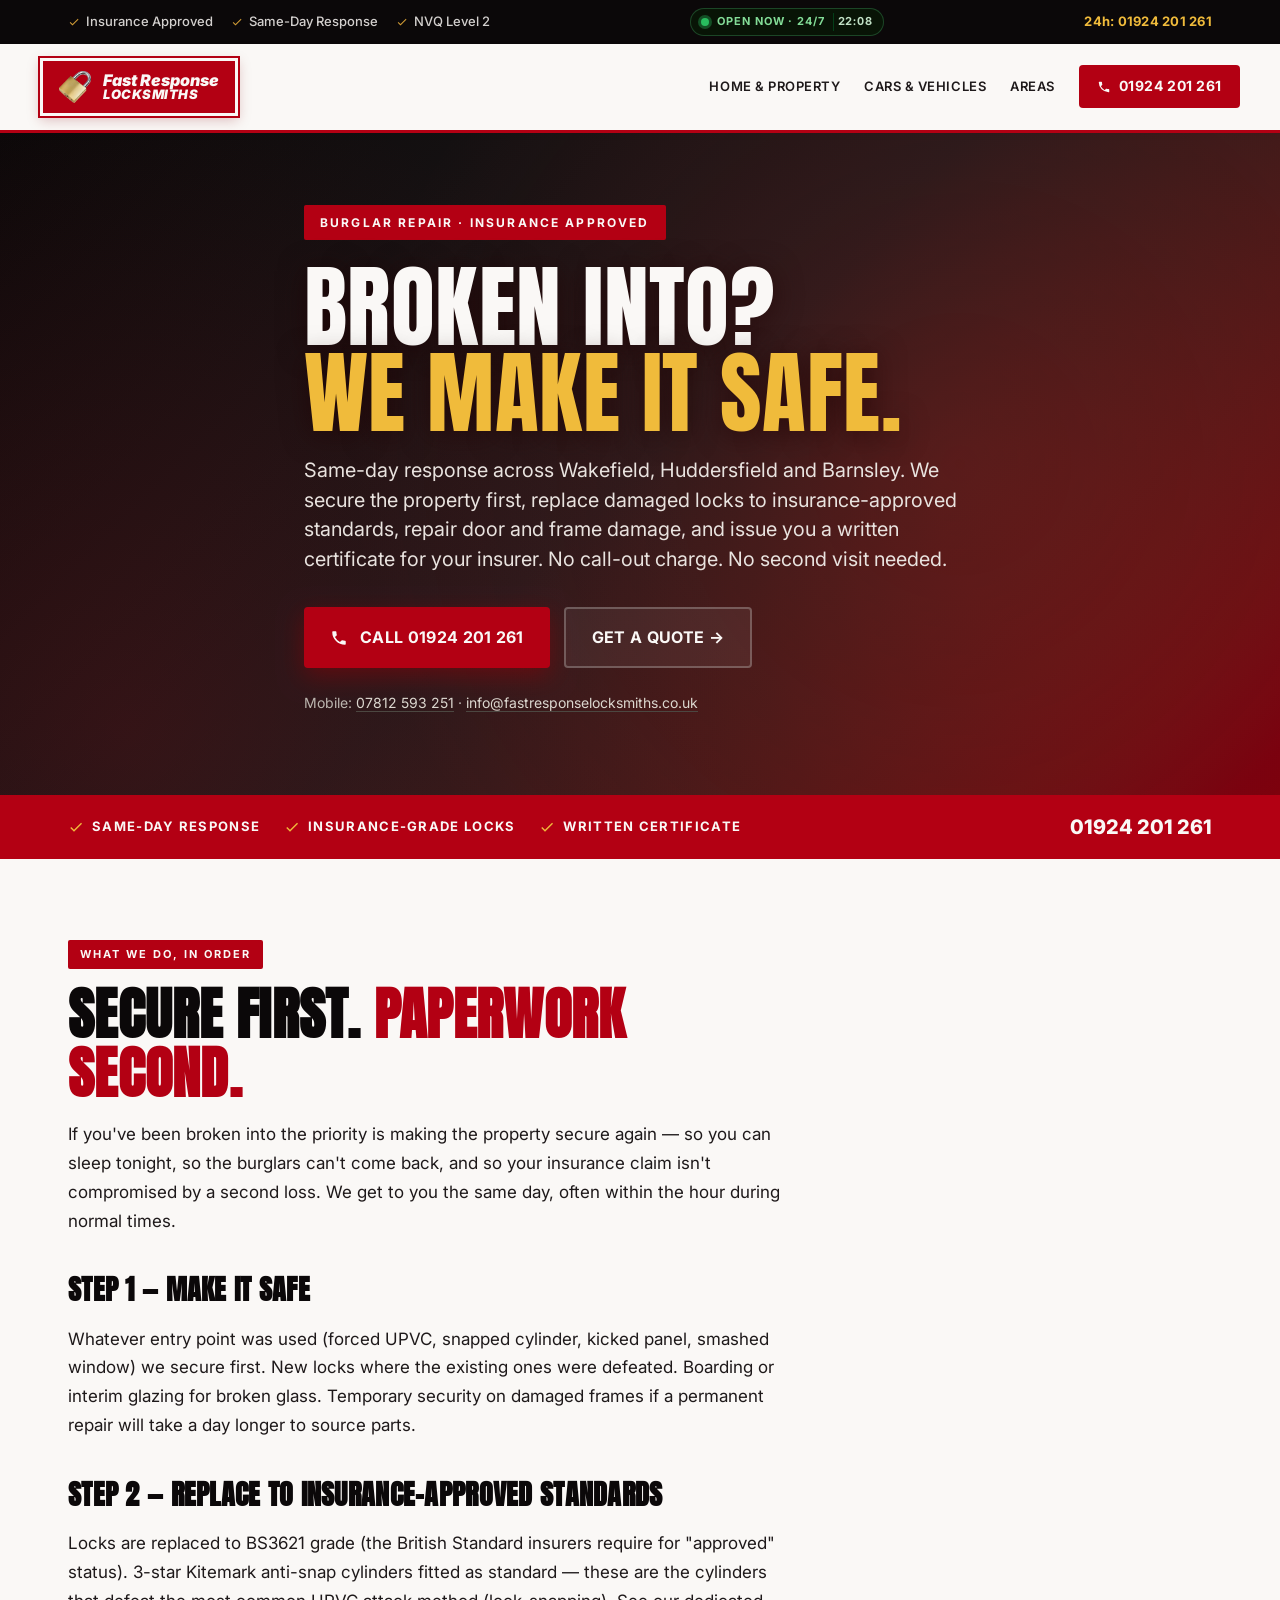
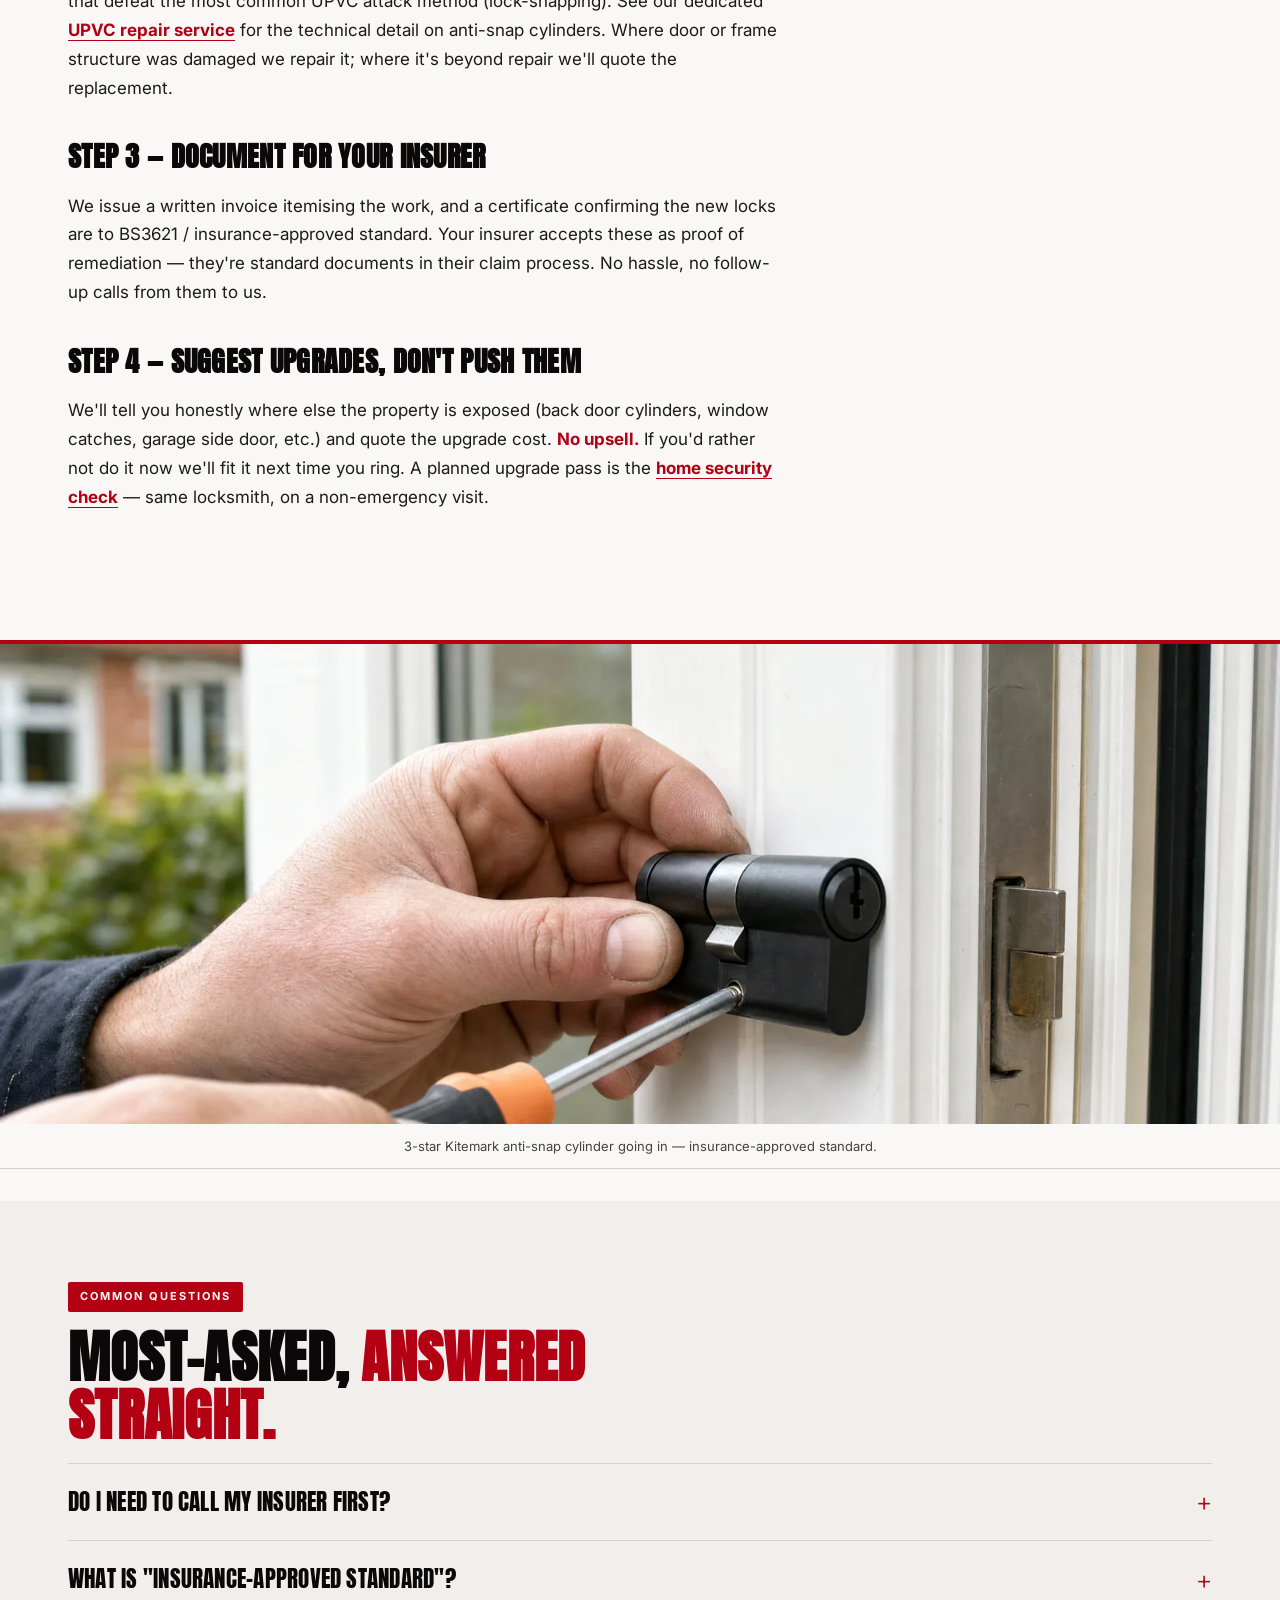
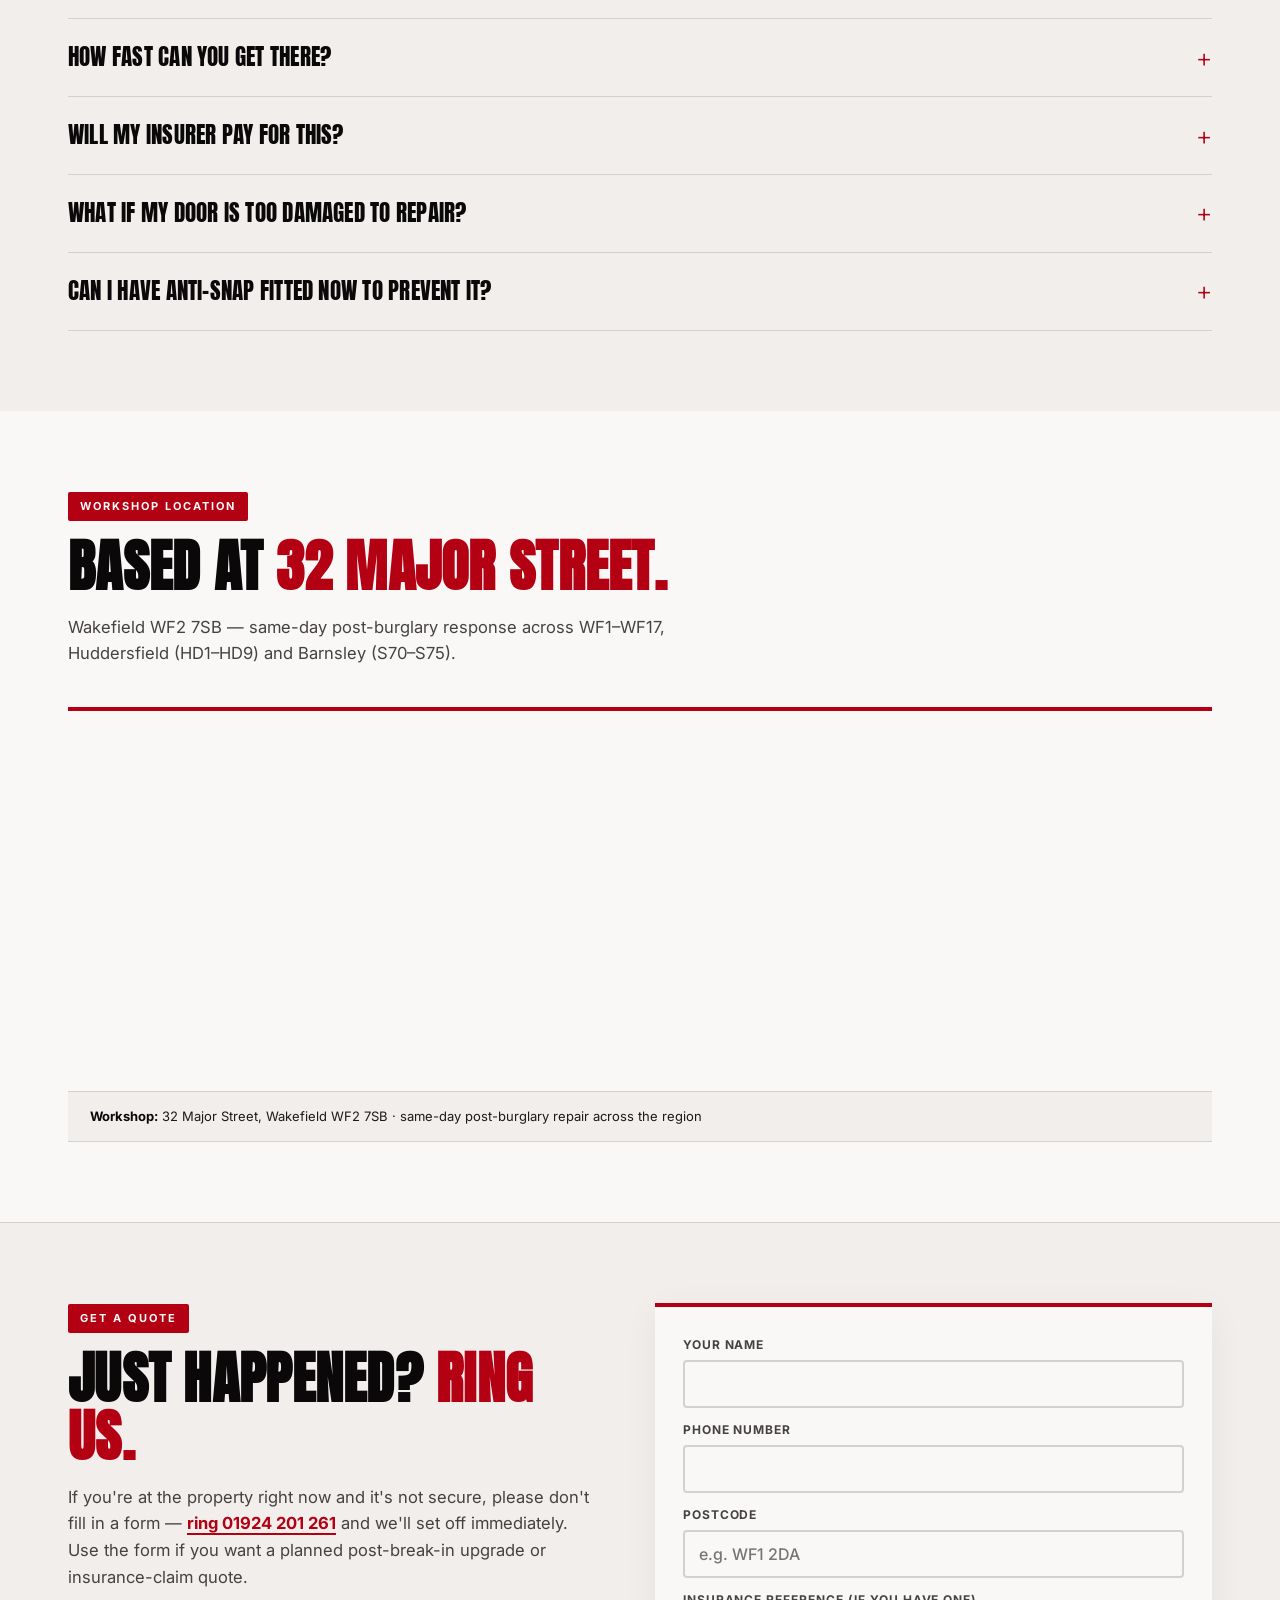
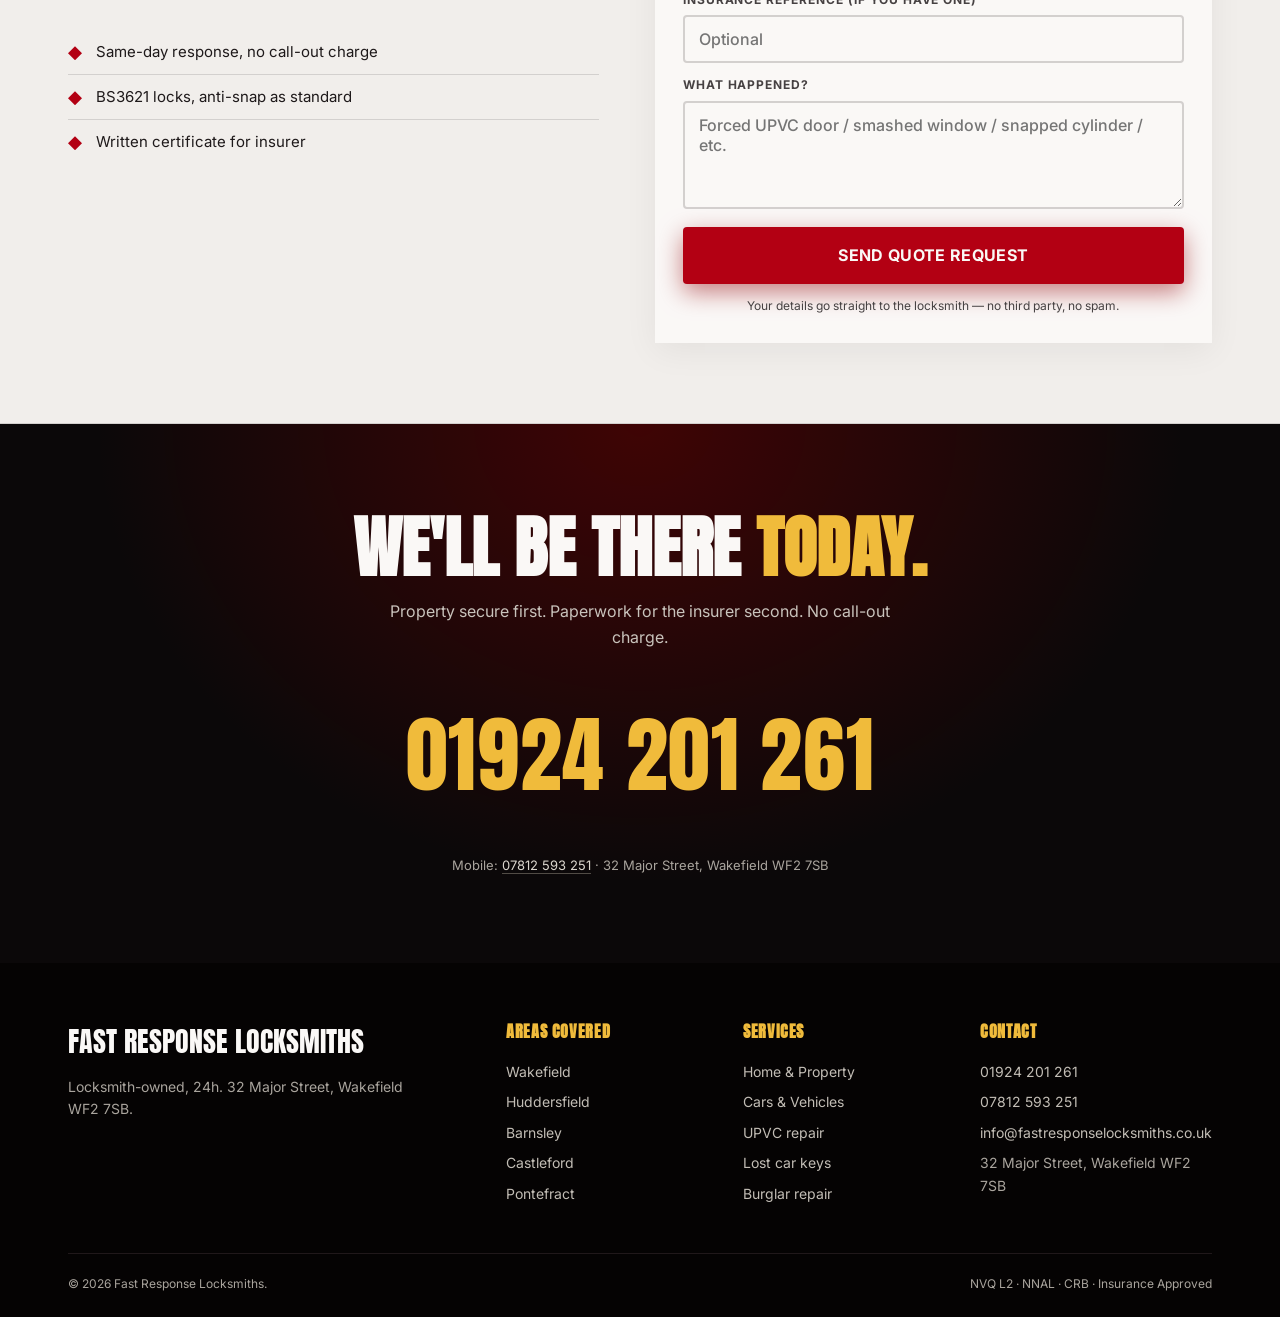
<file: burglar-repair-wakefield/index.html>
<!DOCTYPE html>
<html lang="en-GB">
<head>
<meta charset="UTF-8">
<meta name="viewport" content="width=device-width, initial-scale=1, viewport-fit=cover">
<title>Burglar Repair Wakefield · Insurance-approved post-break-in repair · Fast Response Locksmiths</title>
<meta name="description" content="Been broken into? We make your property secure first, then document it for your insurer. Lock replacement, door &amp; frame repair to insurance-approved standards. Same-day response. Call 01924 201 261.">
<meta name="keywords" content="burglar repair Wakefield, post-burglary lock change Wakefield, insurance approved locksmith, forced entry repair Wakefield, BS3621 cylinder Wakefield">
<meta name="robots" content="index,follow,max-image-preview:large">
<link rel="canonical" href="https://ainjection.github.io/fastresponselocksmiths/burglar-repair-wakefield/">
<meta property="og:title" content="Burglar Repair Wakefield · Fast Response Locksmiths">
<meta property="og:description" content="Post-break-in repair to insurance-approved standards. Same-day. Certificates for insurers.">
<meta property="og:image" content="https://ainjection.github.io/fastresponselocksmiths/assets/og-burglar.png">
<meta name="theme-color" content="#b71823">
<link rel="preconnect" href="https://fonts.googleapis.com">
<link rel="preconnect" href="https://fonts.gstatic.com" crossorigin>
<link href="https://fonts.googleapis.com/css2?family=Anton&family=Inter:wght@400;500;600;700;800;900&display=swap" rel="stylesheet">
<link rel="stylesheet" href="../assets/site.css">
</head>
<body>
<a class="skip" href="#main">Skip to main content</a>

<div class="ribbon">
  <div class="container ribbon-inner">
    <div class="badges">
      <span><svg viewBox="0 0 24 24"><path d="M9 16.17L4.83 12l-1.42 1.41L9 19 21 7l-1.41-1.41L9 16.17z"/></svg> Insurance Approved</span>
      <span><svg viewBox="0 0 24 24"><path d="M9 16.17L4.83 12l-1.42 1.41L9 19 21 7l-1.41-1.41L9 16.17z"/></svg> Same-Day Response</span>
      <span><svg viewBox="0 0 24 24"><path d="M9 16.17L4.83 12l-1.42 1.41L9 19 21 7l-1.41-1.41L9 16.17z"/></svg> NVQ Level 2</span>
    </div>
    <div class="open-badge"><span class="open-dot"></span><span class="open-text">OPEN NOW · 24/7</span><span class="open-time" id="openTime"></span></div>
    <a href="tel:01924201261" class="phone">24h: 01924 201 261</a>
  </div>
</div>

<header class="topnav">
  <div class="container topnav-inner">
    <a href="/fastresponselocksmiths/" class="logo" aria-label="Fast Response Locksmiths home">
      <img src="../assets/padlock.png" alt="" class="logo-pad" loading="eager">
      <span class="logo-text"><span class="top">Fast Response</span><span class="bot">LOCKSMITHS</span></span>
    </a>
    <nav aria-label="Primary">
      <a href="/fastresponselocksmiths/home-locksmith/">Home &amp; Property</a>
      <a href="/fastresponselocksmiths/auto-locksmith/">Cars &amp; Vehicles</a>
      <a href="/fastresponselocksmiths/#coverage">Areas</a>
      <a href="tel:01924201261" class="call-pill">
        <svg viewBox="0 0 24 24" aria-hidden="true"><path d="M6.62 10.79a15.05 15.05 0 0 0 6.59 6.59l2.2-2.2a1 1 0 0 1 1.01-.24c1.12.37 2.33.57 3.58.57a1 1 0 0 1 1 1V20a1 1 0 0 1-1 1A17 17 0 0 1 3 4a1 1 0 0 1 1-1h3.5a1 1 0 0 1 1 1c0 1.25.2 2.46.57 3.58a1 1 0 0 1-.24 1.01l-2.2 2.2z"/></svg>
        01924 201 261
      </a>
    </nav>
  </div>
</header>

<main id="main">

<section class="hero">
  <div class="container">
    <div class="hero-content">
      <div class="hero-eyebrow">Burglar repair · Insurance approved</div>
      <h1><span class="stack">Broken into?</span><span class="stack red">We make it safe.</span></h1>
      <p class="hero-lede">Same-day response across Wakefield, Huddersfield and Barnsley. We secure the property first, replace damaged locks to insurance-approved standards, repair door and frame damage, and issue you a written certificate for your insurer. No call-out charge. No second visit needed.</p>
      <div class="hero-actions">
        <a class="btn btn-call" href="tel:01924201261">
          <svg viewBox="0 0 24 24" aria-hidden="true"><path d="M6.62 10.79a15.05 15.05 0 0 0 6.59 6.59l2.2-2.2a1 1 0 0 1 1.01-.24c1.12.37 2.33.57 3.58.57a1 1 0 0 1 1 1V20a1 1 0 0 1-1 1A17 17 0 0 1 3 4a1 1 0 0 1 1-1h3.5a1 1 0 0 1 1 1c0 1.25.2 2.46.57 3.58a1 1 0 0 1-.24 1.01l-2.2 2.2z"/></svg>
          Call 01924 201 261
        </a>
        <a class="btn btn-ghost" href="#quote">Get a quote →</a>
      </div>
      <div class="hero-aside">Mobile: <a href="tel:07812593251">07812 593 251</a> · <a href="mailto:info@fastresponselocksmiths.co.uk">info@fastresponselocksmiths.co.uk</a></div>
    </div>
  </div>
</section>

<div class="strap">
  <div class="container strap-inner">
    <div class="points">
      <span><svg viewBox="0 0 24 24"><path d="M9 16.17L4.83 12l-1.42 1.41L9 19 21 7l-1.41-1.41L9 16.17z"/></svg> Same-day response</span>
      <span><svg viewBox="0 0 24 24"><path d="M9 16.17L4.83 12l-1.42 1.41L9 19 21 7l-1.41-1.41L9 16.17z"/></svg> Insurance-grade locks</span>
      <span><svg viewBox="0 0 24 24"><path d="M9 16.17L4.83 12l-1.42 1.41L9 19 21 7l-1.41-1.41L9 16.17z"/></svg> Written certificate</span>
    </div>
    <a class="phone-link" href="tel:01924201261">01924 201 261</a>
  </div>
</div>

<section class="block">
  <div class="container">
    <div class="sec-eyebrow">What we do, in order</div>
    <h2 class="sec-title">Secure first. <span class="red">Paperwork second.</span></h2>
    <div class="body-text">
      <p>If you've been broken into the priority is making the property secure again — so you can sleep tonight, so the burglars can't come back, and so your insurance claim isn't compromised by a second loss. We get to you the same day, often within the hour during normal times.</p>
      <h3>Step 1 — Make it safe</h3>
      <p>Whatever entry point was used (forced UPVC, snapped cylinder, kicked panel, smashed window) we secure first. New locks where the existing ones were defeated. Boarding or interim glazing for broken glass. Temporary security on damaged frames if a permanent repair will take a day longer to source parts.</p>
      <h3>Step 2 — Replace to insurance-approved standards</h3>
      <p>Locks are replaced to BS3621 grade (the British Standard insurers require for "approved" status). 3-star Kitemark anti-snap cylinders fitted as standard — these are the cylinders that defeat the most common UPVC attack method (lock-snapping). See our dedicated <a href="/fastresponselocksmiths/upvc-lock-repair/" style="color:var(--red); font-weight:700; border-bottom:1px solid var(--red);">UPVC repair service</a> for the technical detail on anti-snap cylinders. Where door or frame structure was damaged we repair it; where it's beyond repair we'll quote the replacement.</p>
      <h3>Step 3 — Document for your insurer</h3>
      <p>We issue a written invoice itemising the work, and a certificate confirming the new locks are to BS3621 / insurance-approved standard. Your insurer accepts these as proof of remediation — they're standard documents in their claim process. No hassle, no follow-up calls from them to us.</p>
      <h3>Step 4 — Suggest upgrades, don't push them</h3>
      <p>We'll tell you honestly where else the property is exposed (back door cylinders, window catches, garage side door, etc.) and quote the upgrade cost. <span class="em">No upsell.</span> If you'd rather not do it now we'll fit it next time you ring. A planned upgrade pass is the <a href="/fastresponselocksmiths/home-locksmith/" style="color:var(--red); font-weight:700; border-bottom:1px solid var(--red);">home security check</a> — same locksmith, on a non-emergency visit.</p>
    </div>
  </div>
</section>

<figure class="proof-img">
  <img src="../assets/gen-cylinder-install.webp" alt="Locksmith installing a black anti-snap euro cylinder lock in a white UPVC door" loading="lazy">
  <figcaption style="text-align:center;">3-star Kitemark anti-snap cylinder going in — insurance-approved standard.</figcaption>
</figure>

<section class="block" style="background: var(--paper-warm);">
  <div class="container">
    <div class="sec-eyebrow">Common questions</div>
    <h2 class="sec-title">Most-asked, <span class="red">answered straight.</span></h2>
    <details class="faq-item"><summary>Do I need to call my insurer first?</summary><div class="ans">No — call us first if the property is open or not secure. Make the property safe is always step 1. You can call the insurer once you're inside and able to sit down. We provide the paperwork they need afterwards.</div></details>
    <details class="faq-item"><summary>What is "insurance-approved standard"?</summary><div class="ans">Locks meeting BS3621 (the British Standard for thief-resistant locks) plus appropriate supplementary measures (anti-snap cylinders on UPVC, deadbolts on wooden doors, etc.). We fit to that grade by default and provide a written certificate confirming it.</div></details>
    <details class="faq-item"><summary>How fast can you get there?</summary><div class="ans">Same day in normal circumstances. For an active emergency (you're standing outside an open property) we'll prioritise and arrive as fast as the route allows — typically inside the hour for the WF postcode area, one hour for HD and S70–S75.</div></details>
    <details class="faq-item"><summary>Will my insurer pay for this?</summary><div class="ans">Most insurance policies cover post-burglary security repair under "emergency cover" or as a claimable expense within the claim. Keep the invoice and certificate we give you — they're what the insurer needs to reimburse the cost.</div></details>
    <details class="faq-item"><summary>What if my door is too damaged to repair?</summary><div class="ans">We'll secure the property tonight with interim measures (boarding, temporary locks, supplementary security) and quote a permanent door or frame replacement for the next working day. The interim work is included so you're not exposed overnight.</div></details>
    <details class="faq-item"><summary>Can I have anti-snap fitted now to prevent it?</summary><div class="ans">Yes — that's a Home Security Check. We come out, assess your existing cylinders and recommend upgrades. 3-star Kitemark anti-snap is the single biggest defence against the most common UPVC break-in method. Cheap to fit when there's no emergency.</div></details>
  </div>
</section>

<section class="block" id="coverage" style="background: var(--paper);">
  <div class="container">
    <div class="sec-eyebrow">Workshop location</div>
    <h2 class="sec-title">Based at <span class="red">32 Major Street.</span></h2>
    <p class="sec-lede">Wakefield WF2 7SB — same-day post-burglary response across WF1–WF17, Huddersfield (HD1–HD9) and Barnsley (S70–S75).</p>
    <div class="map-wrap">
      <iframe title="Fast Response Locksmiths, 32 Major Street, Wakefield WF2 7SB" src="https://www.google.com/maps?q=32+Major+Street+Wakefield+WF2+7SB&output=embed" width="100%" height="380" frameborder="0" style="border:0;" allowfullscreen loading="lazy" referrerpolicy="no-referrer-when-downgrade"></iframe>
      <div class="map-caption"><strong>Workshop:</strong> 32 Major Street, Wakefield WF2 7SB · same-day post-burglary repair across the region</div>
    </div>
  </div>
</section>

<section class="block quote-block" id="quote">
  <div class="container">
    <div class="quote-grid">
      <div class="quote-copy">
        <div class="sec-eyebrow">Get a quote</div>
        <h2 class="sec-title">Just happened? <span class="red">Ring us.</span></h2>
        <p class="sec-lede">If you're at the property right now and it's not secure, please don't fill in a form — <a href="tel:01924201261" style="color:var(--red); font-weight:700; border-bottom:2px solid var(--red);">ring 01924&nbsp;201&nbsp;261</a> and we'll set off immediately. Use the form if you want a planned post-break-in upgrade or insurance-claim quote.</p>
        <ul class="quote-checks">
          <li>Same-day response, no call-out charge</li>
          <li>BS3621 locks, anti-snap as standard</li>
          <li>Written certificate for insurer</li>
        </ul>
      </div>
      <form class="quote-form" action="https://formsubmit.co/info@fastresponselocksmiths.co.uk" method="POST">
        <input type="hidden" name="_subject" value="New burglar-repair quote request — fastresponselocksmiths">
        <input type="hidden" name="_template" value="table">
        <input type="hidden" name="_captcha" value="true">
        <input type="hidden" name="_next" value="https://ainjection.github.io/fastresponselocksmiths/burglar-repair-wakefield/?sent=1">
        <input type="text" name="_honey" style="display:none" tabindex="-1" autocomplete="off">
        <label>Your name <input type="text" name="Name" required></label>
        <label>Phone number <input type="tel" name="Phone" required></label>
        <label>Postcode <input type="text" name="Postcode" placeholder="e.g. WF1 2DA" autocomplete="postal-code" required></label>
        <label>Insurance reference (if you have one) <input type="text" name="Reference" placeholder="Optional"></label>
        <label>What happened? <textarea name="Details" rows="4" required placeholder="Forced UPVC door / smashed window / snapped cylinder / etc."></textarea></label>
        <button type="submit" class="btn btn-call">Send Quote Request</button>
        <p class="quote-foot">Your details go straight to the locksmith — no third party, no spam.</p>
      </form>
    </div>
  </div>
</section>

<section class="final" id="contact">
  <div class="container final-inner">
    <h2>We'll be there <span class="red">today.</span></h2>
    <p>Property secure first. Paperwork for the insurer second. No call-out charge.</p>
    <a class="phone-big" href="tel:01924201261">01924 201 261</a>
    <small>Mobile: <a href="tel:07812593251">07812 593 251</a> · 32 Major Street, Wakefield WF2 7SB</small>
  </div>
</section>

</main>

<footer>
  <div class="container">
    <div class="foot-grid">
      <div>
        <div class="foot-brand">Fast Response Locksmiths</div>
        <p class="foot-desc">Locksmith-owned, 24h. 32 Major Street, Wakefield WF2 7SB.</p>
      </div>
      <div>
        <h4>Areas covered</h4>
        <ul>
          <li><a href="/fastresponselocksmiths/wakefield-locksmith/">Wakefield</a></li>
          <li><a href="/fastresponselocksmiths/huddersfield-locksmith/">Huddersfield</a></li>
          <li><a href="/fastresponselocksmiths/barnsley-locksmith/">Barnsley</a></li>
          <li><a href="/fastresponselocksmiths/castleford-locksmith/">Castleford</a></li>
          <li><a href="/fastresponselocksmiths/pontefract-locksmith/">Pontefract</a></li>
        </ul>
      </div>
      <div>
        <h4>Services</h4>
        <ul>
          <li><a href="/fastresponselocksmiths/home-locksmith/">Home &amp; Property</a></li>
          <li><a href="/fastresponselocksmiths/auto-locksmith/">Cars &amp; Vehicles</a></li>
          <li><a href="/fastresponselocksmiths/upvc-lock-repair/">UPVC repair</a></li>
          <li><a href="/fastresponselocksmiths/lost-car-keys-wakefield/">Lost car keys</a></li>
          <li><a href="/fastresponselocksmiths/burglar-repair-wakefield/">Burglar repair</a></li>
        </ul>
      </div>
      <div>
        <h4>Contact</h4>
        <ul>
          <li><a href="tel:01924201261">01924 201 261</a></li>
          <li><a href="tel:07812593251">07812 593 251</a></li>
          <li><a href="mailto:info@fastresponselocksmiths.co.uk">info@fastresponselocksmiths.co.uk</a></li>
          <li>32 Major Street, Wakefield WF2 7SB</li>
        </ul>
      </div>
    </div>
    <div class="foot-bottom">
      <span>© 2026 Fast Response Locksmiths.</span>
      <span>NVQ L2 · NNAL · CRB · Insurance Approved</span>
    </div>
  </div>
</footer>

<div class="actionbar">
  <div class="actionbar-inner">
    <a href="tel:01924201261" class="primary"><svg viewBox="0 0 24 24" aria-hidden="true"><path d="M6.62 10.79a15.05 15.05 0 0 0 6.59 6.59l2.2-2.2a1 1 0 0 1 1.01-.24c1.12.37 2.33.57 3.58.57a1 1 0 0 1 1 1V20a1 1 0 0 1-1 1A17 17 0 0 1 3 4a1 1 0 0 1 1-1h3.5a1 1 0 0 1 1 1c0 1.25.2 2.46.57 3.58a1 1 0 0 1-.24 1.01l-2.2 2.2z"/></svg>Call</a>
    <a href="sms:01924201261?&body=Hi%2C%20we%27ve%20been%20broken%20into%20"><svg viewBox="0 0 24 24" aria-hidden="true"><path d="M20 2H4c-1.1 0-2 .9-2 2v18l4-4h14c1.1 0 2-.9 2-2V4c0-1.1-.9-2-2-2zM6 9h12v2H6V9zm8 5H6v-2h8v2zm4-6H6V6h12v2z"/></svg>Text</a>
    <a href="#quote"><svg viewBox="0 0 24 24" aria-hidden="true"><path d="M14 2H6c-1.1 0-1.99.9-1.99 2L4 20c0 1.1.89 2 1.99 2H18c1.1 0 2-.9 2-2V8l-6-6zm2 16H8v-2h8v2zm0-4H8v-2h8v2zm-3-5V3.5L18.5 9H13z"/></svg>Quote</a>
  </div>
</div>

<script>
  (function liveTime(){ const el = document.getElementById('openTime'); if (!el) return; function tick(){ const d = new Date(); el.textContent = d.toLocaleTimeString('en-GB', { hour: '2-digit', minute: '2-digit', hour12: false }); } tick(); setInterval(tick, 30000); })();
</script>

<script type="application/ld+json">
{"@context":"https://schema.org","@graph":[
  {"@type":"WebPage","@id":"https://ainjection.github.io/fastresponselocksmiths/burglar-repair-wakefield/","name":"Burglar Repair Wakefield — Fast Response Locksmiths","description":"Insurance-approved post-burglary lock replacement and door repair across Wakefield, Huddersfield and Barnsley.","isPartOf":{"@id":"https://ainjection.github.io/fastresponselocksmiths/#business"}},
  {"@type":"BreadcrumbList","itemListElement":[
    {"@type":"ListItem","position":1,"name":"Home","item":"https://ainjection.github.io/fastresponselocksmiths/"},
    {"@type":"ListItem","position":2,"name":"Burglar Repair Wakefield","item":"https://ainjection.github.io/fastresponselocksmiths/burglar-repair-wakefield/"}
  ]},
  {"@type":"Service","name":"Burglar Repair — Insurance Approved","provider":{"@id":"https://ainjection.github.io/fastresponselocksmiths/#business"},"areaServed":"Wakefield, Huddersfield, Barnsley","description":"Same-day post-burglary lock replacement and door/frame repair to insurance-approved BS3621 standard with written certificate."},
  {"@type":"FAQPage","mainEntity":[
    {"@type":"Question","name":"Do I need to call my insurer first?","acceptedAnswer":{"@type":"Answer","text":"No — call us first if the property is not secure. We make it safe, then provide the paperwork the insurer needs."}},
    {"@type":"Question","name":"What is insurance-approved standard?","acceptedAnswer":{"@type":"Answer","text":"Locks meeting BS3621 (the British Standard) plus appropriate supplementary measures including anti-snap cylinders on UPVC."}},
    {"@type":"Question","name":"Will my insurer pay for this?","acceptedAnswer":{"@type":"Answer","text":"Most insurance policies cover post-burglary repair within the claim. Keep the invoice and certificate we provide."}}
  ]}
]}
</script>

</body>
</html>
</file>
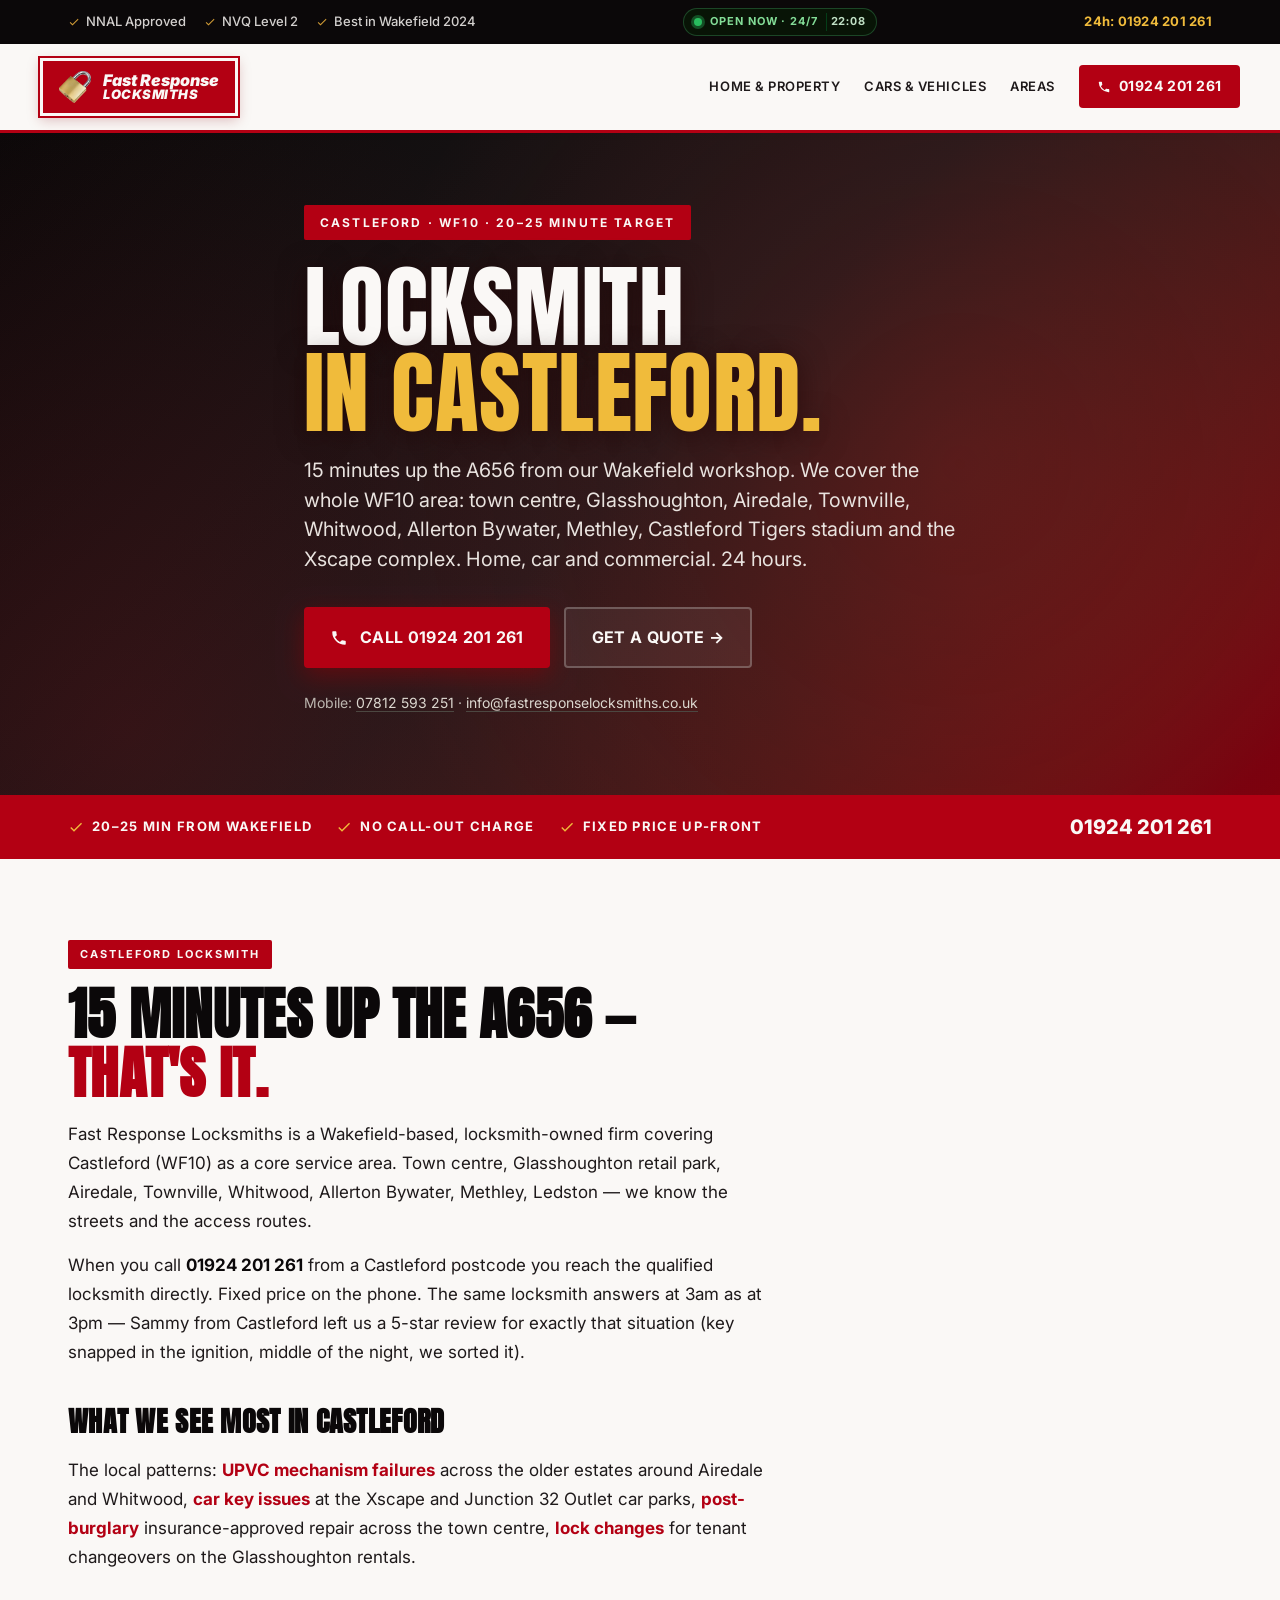
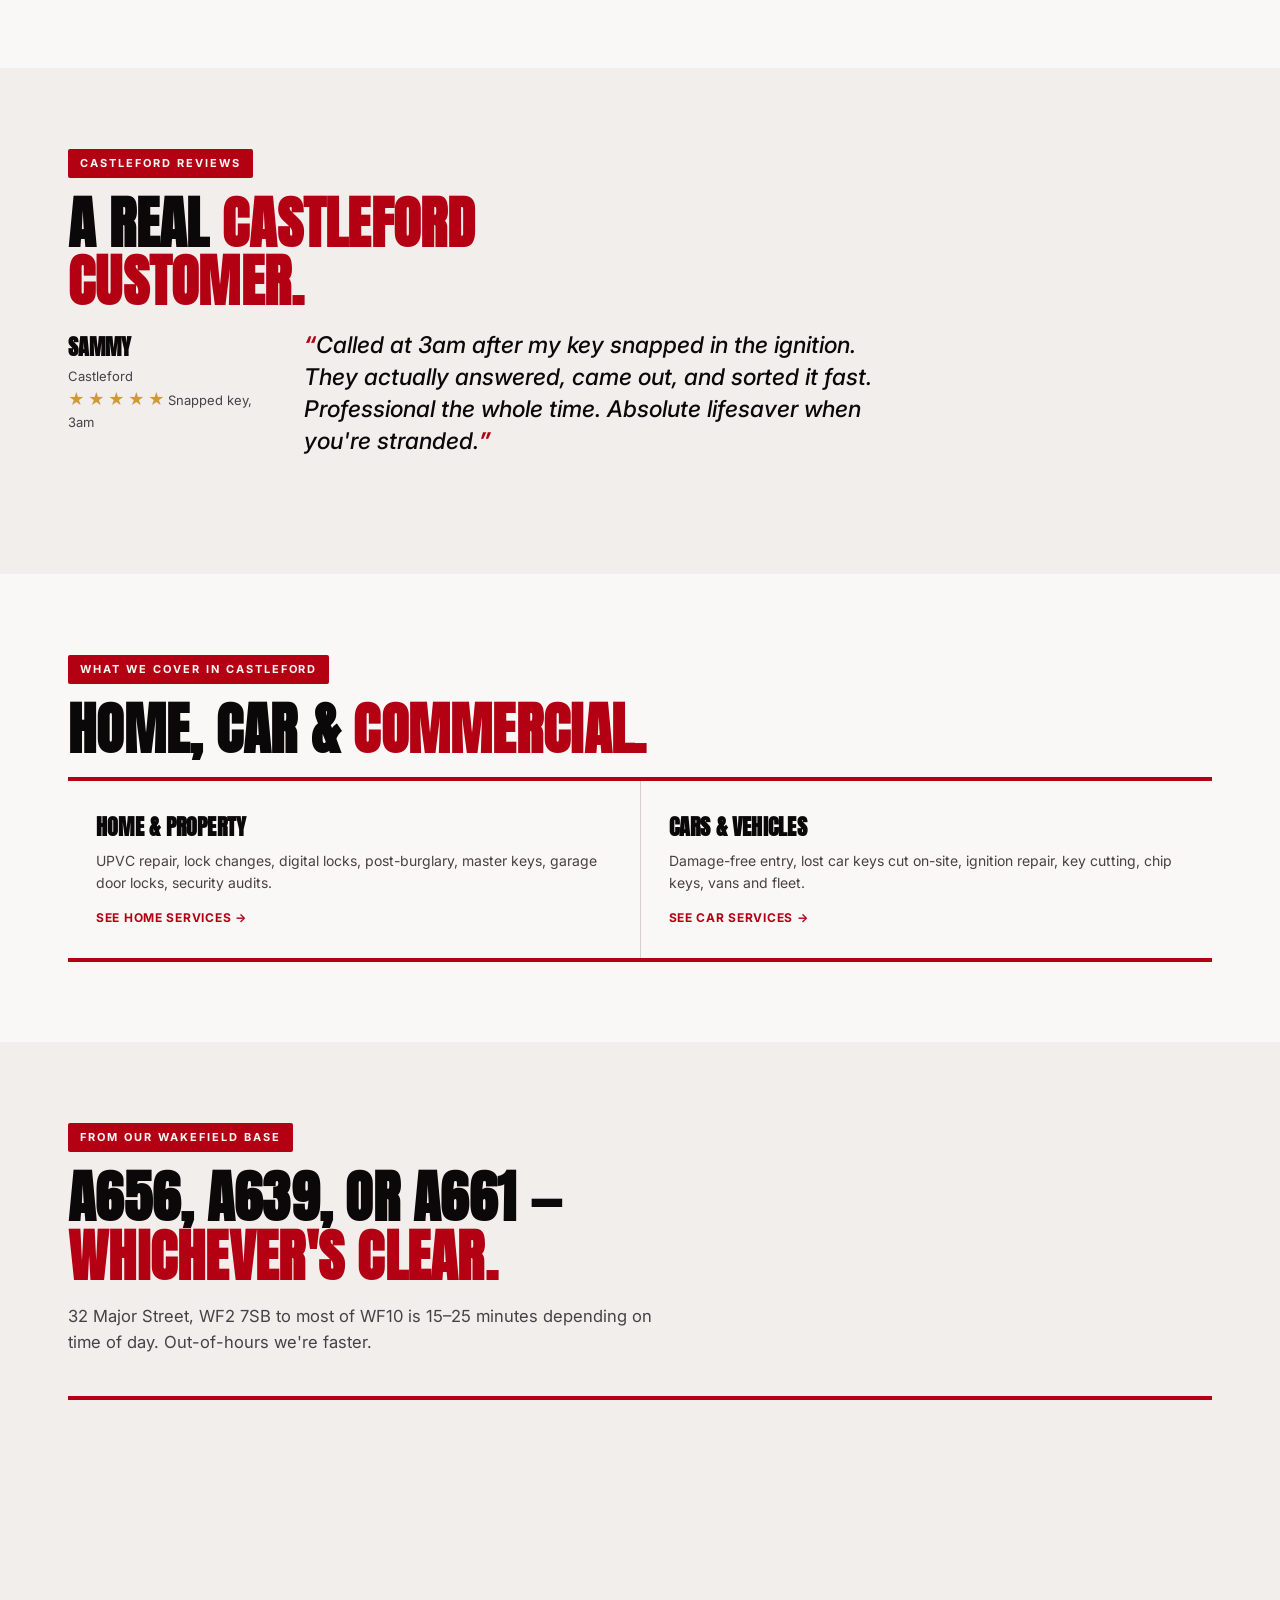
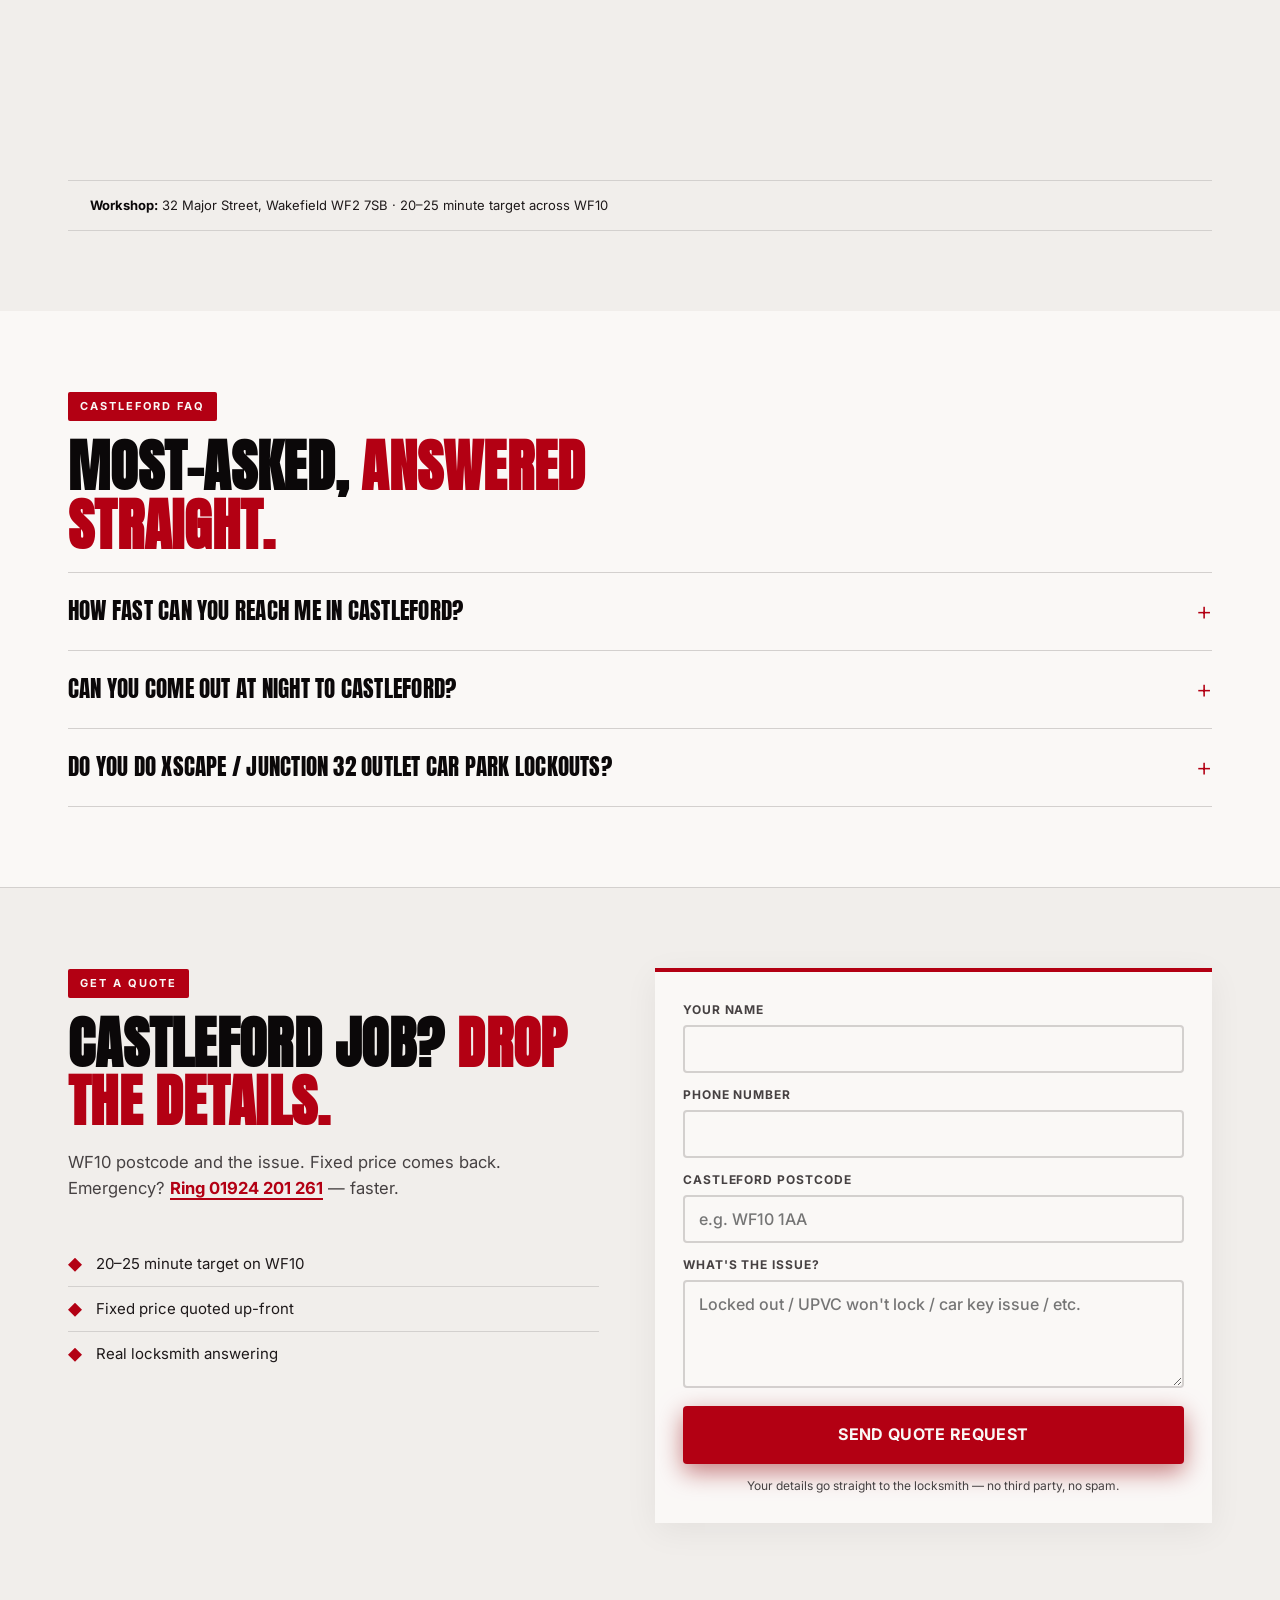
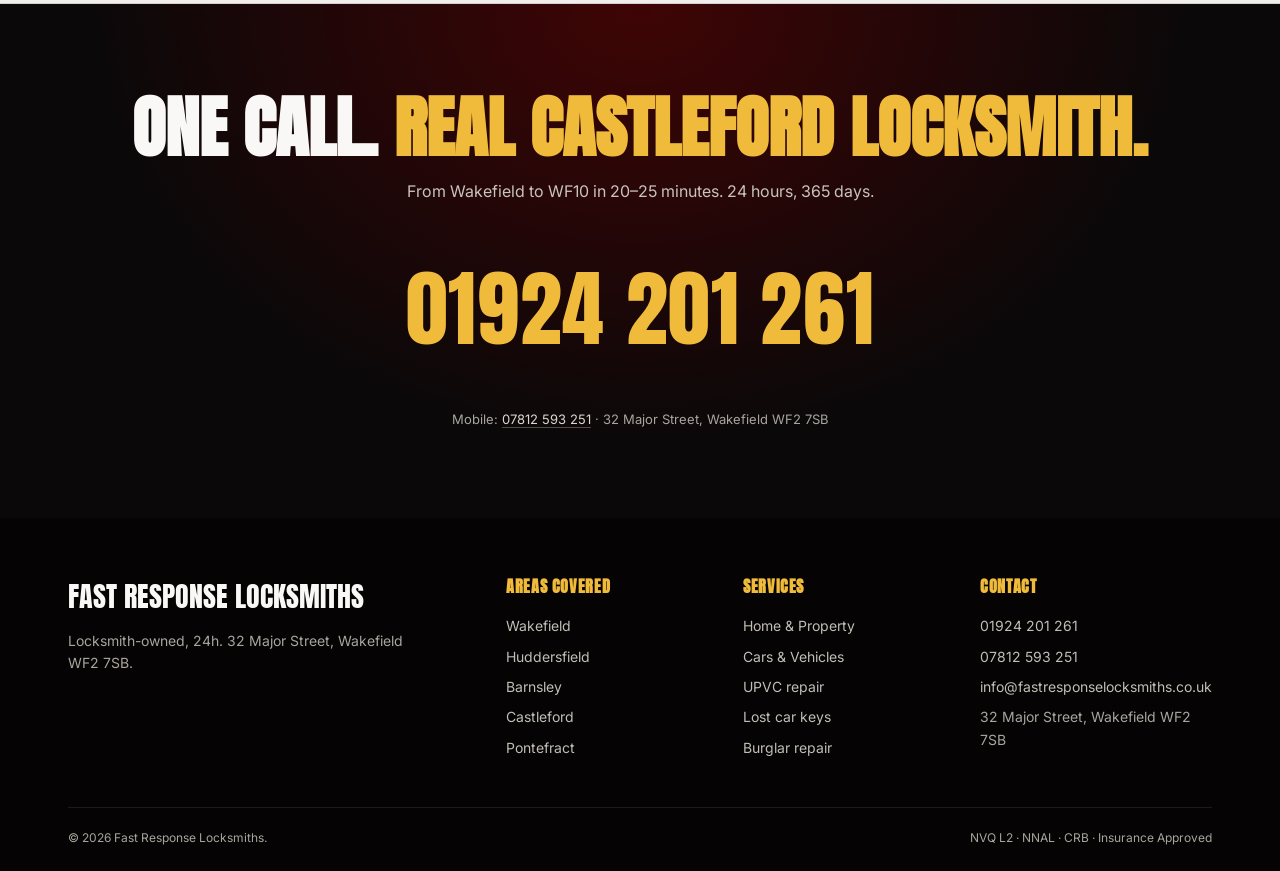
<file: castleford-locksmith/index.html>
<!DOCTYPE html>
<html lang="en-GB">
<head>
<meta charset="UTF-8">
<meta name="viewport" content="width=device-width, initial-scale=1, viewport-fit=cover">
<title>Locksmith Castleford · 24h home &amp; car locksmith WF10 · Fast Response Locksmiths</title>
<meta name="description" content="24-hour locksmith covering Castleford and the WF10 postcode. 20–25 minute target from Wakefield. Home, car and commercial — UPVC repair, lock change, post-burglary, lost car keys cut on-site. Call 01924 201 261.">
<meta name="robots" content="index,follow,max-image-preview:large">
<link rel="canonical" href="https://ainjection.github.io/fastresponselocksmiths/castleford-locksmith/">
<meta property="og:title" content="Locksmith Castleford · Fast Response Locksmiths">
<meta property="og:image" content="https://ainjection.github.io/fastresponselocksmiths/assets/og-castleford.png">
<meta name="theme-color" content="#b71823">
<link rel="preconnect" href="https://fonts.googleapis.com">
<link rel="preconnect" href="https://fonts.gstatic.com" crossorigin>
<link href="https://fonts.googleapis.com/css2?family=Anton&family=Inter:wght@400;500;600;700;800;900&display=swap" rel="stylesheet">
<link rel="stylesheet" href="../assets/site.css">
</head>
<body>
<a class="skip" href="#main">Skip to main content</a>

<div class="ribbon">
  <div class="container ribbon-inner">
    <div class="badges">
      <span><svg viewBox="0 0 24 24"><path d="M9 16.17L4.83 12l-1.42 1.41L9 19 21 7l-1.41-1.41L9 16.17z"/></svg> NNAL Approved</span>
      <span><svg viewBox="0 0 24 24"><path d="M9 16.17L4.83 12l-1.42 1.41L9 19 21 7l-1.41-1.41L9 16.17z"/></svg> NVQ Level 2</span>
      <span><svg viewBox="0 0 24 24"><path d="M9 16.17L4.83 12l-1.42 1.41L9 19 21 7l-1.41-1.41L9 16.17z"/></svg> Best in Wakefield 2024</span>
    </div>
    <div class="open-badge"><span class="open-dot"></span><span class="open-text">OPEN NOW · 24/7</span><span class="open-time" id="openTime"></span></div>
    <a href="tel:01924201261" class="phone">24h: 01924 201 261</a>
  </div>
</div>

<header class="topnav">
  <div class="container topnav-inner">
    <a href="/fastresponselocksmiths/" class="logo" aria-label="Fast Response Locksmiths home">
      <img src="../assets/padlock.png" alt="" class="logo-pad" loading="eager">
      <span class="logo-text"><span class="top">Fast Response</span><span class="bot">LOCKSMITHS</span></span>
    </a>
    <nav aria-label="Primary">
      <a href="/fastresponselocksmiths/home-locksmith/">Home &amp; Property</a>
      <a href="/fastresponselocksmiths/auto-locksmith/">Cars &amp; Vehicles</a>
      <a href="/fastresponselocksmiths/#coverage">Areas</a>
      <a href="tel:01924201261" class="call-pill">
        <svg viewBox="0 0 24 24" aria-hidden="true"><path d="M6.62 10.79a15.05 15.05 0 0 0 6.59 6.59l2.2-2.2a1 1 0 0 1 1.01-.24c1.12.37 2.33.57 3.58.57a1 1 0 0 1 1 1V20a1 1 0 0 1-1 1A17 17 0 0 1 3 4a1 1 0 0 1 1-1h3.5a1 1 0 0 1 1 1c0 1.25.2 2.46.57 3.58a1 1 0 0 1-.24 1.01l-2.2 2.2z"/></svg>
        01924 201 261
      </a>
    </nav>
  </div>
</header>

<main id="main">

<section class="hero">
  <div class="container">
    <div class="hero-content">
      <div class="hero-eyebrow">Castleford · WF10 · 20–25 minute target</div>
      <h1><span class="stack">Locksmith</span><span class="stack red">in Castleford.</span></h1>
      <p class="hero-lede">15 minutes up the A656 from our Wakefield workshop. We cover the whole WF10 area: town centre, Glasshoughton, Airedale, Townville, Whitwood, Allerton Bywater, Methley, Castleford Tigers stadium and the Xscape complex. Home, car and commercial. 24 hours.</p>
      <div class="hero-actions">
        <a class="btn btn-call" href="tel:01924201261">
          <svg viewBox="0 0 24 24" aria-hidden="true"><path d="M6.62 10.79a15.05 15.05 0 0 0 6.59 6.59l2.2-2.2a1 1 0 0 1 1.01-.24c1.12.37 2.33.57 3.58.57a1 1 0 0 1 1 1V20a1 1 0 0 1-1 1A17 17 0 0 1 3 4a1 1 0 0 1 1-1h3.5a1 1 0 0 1 1 1c0 1.25.2 2.46.57 3.58a1 1 0 0 1-.24 1.01l-2.2 2.2z"/></svg>
          Call 01924 201 261
        </a>
        <a class="btn btn-ghost" href="#quote">Get a quote →</a>
      </div>
      <div class="hero-aside">Mobile: <a href="tel:07812593251">07812 593 251</a> · <a href="mailto:info@fastresponselocksmiths.co.uk">info@fastresponselocksmiths.co.uk</a></div>
    </div>
  </div>
</section>

<div class="strap">
  <div class="container strap-inner">
    <div class="points">
      <span><svg viewBox="0 0 24 24"><path d="M9 16.17L4.83 12l-1.42 1.41L9 19 21 7l-1.41-1.41L9 16.17z"/></svg> 20–25 min from Wakefield</span>
      <span><svg viewBox="0 0 24 24"><path d="M9 16.17L4.83 12l-1.42 1.41L9 19 21 7l-1.41-1.41L9 16.17z"/></svg> No call-out charge</span>
      <span><svg viewBox="0 0 24 24"><path d="M9 16.17L4.83 12l-1.42 1.41L9 19 21 7l-1.41-1.41L9 16.17z"/></svg> Fixed price up-front</span>
    </div>
    <a class="phone-link" href="tel:01924201261">01924 201 261</a>
  </div>
</div>

<section class="block">
  <div class="container">
    <div class="sec-eyebrow">Castleford locksmith</div>
    <h2 class="sec-title">15 minutes up the A656 — <span class="red">that's it.</span></h2>
    <div class="body-text">
      <p>Fast Response Locksmiths is a Wakefield-based, locksmith-owned firm covering Castleford (WF10) as a core service area. Town centre, Glasshoughton retail park, Airedale, Townville, Whitwood, Allerton Bywater, Methley, Ledston — we know the streets and the access routes.</p>
      <p>When you call <strong>01924 201 261</strong> from a Castleford postcode you reach the qualified locksmith directly. Fixed price on the phone. The same locksmith answers at 3am as at 3pm — Sammy from Castleford left us a 5-star review for exactly that situation (key snapped in the ignition, middle of the night, we sorted it).</p>
      <h3>What we see most in Castleford</h3>
      <p>The local patterns: <span class="em">UPVC mechanism failures</span> across the older estates around Airedale and Whitwood, <span class="em">car key issues</span> at the Xscape and Junction 32 Outlet car parks, <span class="em">post-burglary</span> insurance-approved repair across the town centre, <span class="em">lock changes</span> for tenant changeovers on the Glasshoughton rentals.</p>
    </div>
  </div>
</section>

<section class="block" style="background: var(--paper-warm);">
  <div class="container">
    <div class="sec-eyebrow">Castleford reviews</div>
    <h2 class="sec-title">A real <span class="red">Castleford customer.</span></h2>
    <article class="review-row">
      <div class="review-meta"><strong>Sammy</strong>Castleford<br><span class="stars">★★★★★</span>Snapped key, 3am</div>
      <p class="review-quote">Called at 3am after my key snapped in the ignition. They actually answered, came out, and sorted it fast. Professional the whole time. Absolute lifesaver when you're stranded.</p>
    </article>
  </div>
</section>

<section class="block">
  <div class="container">
    <div class="sec-eyebrow">What we cover in Castleford</div>
    <h2 class="sec-title">Home, car &amp; <span class="red">commercial.</span></h2>
    <div class="svc-grid">
      <a href="/fastresponselocksmiths/home-locksmith/"><h4>Home &amp; Property</h4><p>UPVC repair, lock changes, digital locks, post-burglary, master keys, garage door locks, security audits.</p><span class="more">See home services</span></a>
      <a href="/fastresponselocksmiths/auto-locksmith/"><h4>Cars &amp; Vehicles</h4><p>Damage-free entry, lost car keys cut on-site, ignition repair, key cutting, chip keys, vans and fleet.</p><span class="more">See car services</span></a>
    </div>
  </div>
</section>

<section class="block" id="coverage" style="background: var(--paper-warm);">
  <div class="container">
    <div class="sec-eyebrow">From our Wakefield base</div>
    <h2 class="sec-title">A656, A639, or A661 — <span class="red">whichever's clear.</span></h2>
    <p class="sec-lede">32 Major Street, WF2 7SB to most of WF10 is 15–25 minutes depending on time of day. Out-of-hours we're faster.</p>
    <div class="map-wrap">
      <iframe title="Fast Response Locksmiths, 32 Major Street, Wakefield WF2 7SB" src="https://www.google.com/maps?q=32+Major+Street+Wakefield+WF2+7SB&output=embed" width="100%" height="380" frameborder="0" style="border:0;" allowfullscreen loading="lazy" referrerpolicy="no-referrer-when-downgrade"></iframe>
      <div class="map-caption"><strong>Workshop:</strong> 32 Major Street, Wakefield WF2 7SB · 20–25 minute target across WF10</div>
    </div>
  </div>
</section>

<section class="block">
  <div class="container">
    <div class="sec-eyebrow">Castleford FAQ</div>
    <h2 class="sec-title">Most-asked, <span class="red">answered straight.</span></h2>
    <details class="faq-item"><summary>How fast can you reach me in Castleford?</summary><div class="ans">15–25 minutes typically. Town centre and Glasshoughton are closest; Methley and Allerton Bywater nudge up to 25–30. We give you a realistic ETA on the phone.</div></details>
    <details class="faq-item"><summary>Can you come out at night to Castleford?</summary><div class="ans">Yes — see Sammy's review above. Same locksmith on the phone at 3am as at 3pm, same fixed-price-up-front rule.</div></details>
    <details class="faq-item"><summary>Do you do Xscape / Junction 32 Outlet car park lockouts?</summary><div class="ans">Yes. These are common call-outs for us — drivers locking keys in the car between shops. Ring with the make/model and we'll quote on the phone.</div></details>
  </div>
</section>

<section class="block quote-block" id="quote">
  <div class="container">
    <div class="quote-grid">
      <div class="quote-copy">
        <div class="sec-eyebrow">Get a quote</div>
        <h2 class="sec-title">Castleford job? <span class="red">Drop the details.</span></h2>
        <p class="sec-lede">WF10 postcode and the issue. Fixed price comes back. Emergency? <a href="tel:01924201261" style="color:var(--red); font-weight:700; border-bottom:2px solid var(--red);">Ring 01924&nbsp;201&nbsp;261</a> — faster.</p>
        <ul class="quote-checks">
          <li>20–25 minute target on WF10</li>
          <li>Fixed price quoted up-front</li>
          <li>Real locksmith answering</li>
        </ul>
      </div>
      <form class="quote-form" action="https://formsubmit.co/info@fastresponselocksmiths.co.uk" method="POST">
        <input type="hidden" name="_subject" value="New Castleford quote request — fastresponselocksmiths">
        <input type="hidden" name="_template" value="table">
        <input type="hidden" name="_captcha" value="true">
        <input type="hidden" name="_next" value="https://ainjection.github.io/fastresponselocksmiths/castleford-locksmith/?sent=1">
        <input type="text" name="_honey" style="display:none" tabindex="-1" autocomplete="off">
        <label>Your name <input type="text" name="Name" required></label>
        <label>Phone number <input type="tel" name="Phone" required></label>
        <label>Castleford postcode <input type="text" name="Postcode" placeholder="e.g. WF10 1AA" autocomplete="postal-code" required></label>
        <label>What's the issue? <textarea name="Details" rows="4" required placeholder="Locked out / UPVC won't lock / car key issue / etc."></textarea></label>
        <button type="submit" class="btn btn-call">Send Quote Request</button>
        <p class="quote-foot">Your details go straight to the locksmith — no third party, no spam.</p>
      </form>
    </div>
  </div>
</section>

<section class="final" id="contact">
  <div class="container final-inner">
    <h2>One call. <span class="red">Real Castleford locksmith.</span></h2>
    <p>From Wakefield to WF10 in 20–25 minutes. 24 hours, 365 days.</p>
    <a class="phone-big" href="tel:01924201261">01924 201 261</a>
    <small>Mobile: <a href="tel:07812593251">07812 593 251</a> · 32 Major Street, Wakefield WF2 7SB</small>
  </div>
</section>

</main>

<footer>
  <div class="container">
    <div class="foot-grid">
      <div>
        <div class="foot-brand">Fast Response Locksmiths</div>
        <p class="foot-desc">Locksmith-owned, 24h. 32 Major Street, Wakefield WF2 7SB.</p>
      </div>
      <div>
        <h4>Areas covered</h4>
        <ul>
          <li><a href="/fastresponselocksmiths/wakefield-locksmith/">Wakefield</a></li>
          <li><a href="/fastresponselocksmiths/huddersfield-locksmith/">Huddersfield</a></li>
          <li><a href="/fastresponselocksmiths/barnsley-locksmith/">Barnsley</a></li>
          <li><a href="/fastresponselocksmiths/castleford-locksmith/">Castleford</a></li>
          <li><a href="/fastresponselocksmiths/pontefract-locksmith/">Pontefract</a></li>
        </ul>
      </div>
      <div>
        <h4>Services</h4>
        <ul>
          <li><a href="/fastresponselocksmiths/home-locksmith/">Home &amp; Property</a></li>
          <li><a href="/fastresponselocksmiths/auto-locksmith/">Cars &amp; Vehicles</a></li>
          <li><a href="/fastresponselocksmiths/upvc-lock-repair/">UPVC repair</a></li>
          <li><a href="/fastresponselocksmiths/lost-car-keys-wakefield/">Lost car keys</a></li>
          <li><a href="/fastresponselocksmiths/burglar-repair-wakefield/">Burglar repair</a></li>
        </ul>
      </div>
      <div>
        <h4>Contact</h4>
        <ul>
          <li><a href="tel:01924201261">01924 201 261</a></li>
          <li><a href="tel:07812593251">07812 593 251</a></li>
          <li><a href="mailto:info@fastresponselocksmiths.co.uk">info@fastresponselocksmiths.co.uk</a></li>
          <li>32 Major Street, Wakefield WF2 7SB</li>
        </ul>
      </div>
    </div>
    <div class="foot-bottom">
      <span>© 2026 Fast Response Locksmiths.</span>
      <span>NVQ L2 · NNAL · CRB · Insurance Approved</span>
    </div>
  </div>
</footer>

<div class="actionbar">
  <div class="actionbar-inner">
    <a href="tel:01924201261" class="primary"><svg viewBox="0 0 24 24" aria-hidden="true"><path d="M6.62 10.79a15.05 15.05 0 0 0 6.59 6.59l2.2-2.2a1 1 0 0 1 1.01-.24c1.12.37 2.33.57 3.58.57a1 1 0 0 1 1 1V20a1 1 0 0 1-1 1A17 17 0 0 1 3 4a1 1 0 0 1 1-1h3.5a1 1 0 0 1 1 1c0 1.25.2 2.46.57 3.58a1 1 0 0 1-.24 1.01l-2.2 2.2z"/></svg>Call</a>
    <a href="sms:01924201261?&body=Hi%20from%20Castleford%2C%20I%20need%20help%20with%20"><svg viewBox="0 0 24 24" aria-hidden="true"><path d="M20 2H4c-1.1 0-2 .9-2 2v18l4-4h14c1.1 0 2-.9 2-2V4c0-1.1-.9-2-2-2zM6 9h12v2H6V9zm8 5H6v-2h8v2zm4-6H6V6h12v2z"/></svg>Text</a>
    <a href="#quote"><svg viewBox="0 0 24 24" aria-hidden="true"><path d="M14 2H6c-1.1 0-1.99.9-1.99 2L4 20c0 1.1.89 2 1.99 2H18c1.1 0 2-.9 2-2V8l-6-6zm2 16H8v-2h8v2zm0-4H8v-2h8v2zm-3-5V3.5L18.5 9H13z"/></svg>Quote</a>
  </div>
</div>

<script>
  (function liveTime(){ const el = document.getElementById('openTime'); if (!el) return; function tick(){ const d = new Date(); el.textContent = d.toLocaleTimeString('en-GB', { hour: '2-digit', minute: '2-digit', hour12: false }); } tick(); setInterval(tick, 30000); })();
</script>

<script type="application/ld+json">
{"@context":"https://schema.org","@graph":[
  {"@type":"WebPage","@id":"https://ainjection.github.io/fastresponselocksmiths/castleford-locksmith/","name":"Locksmith Castleford — Fast Response Locksmiths","description":"24-hour locksmith covering Castleford and the WF10 postcode.","isPartOf":{"@id":"https://ainjection.github.io/fastresponselocksmiths/#business"}},
  {"@type":"BreadcrumbList","itemListElement":[
    {"@type":"ListItem","position":1,"name":"Home","item":"https://ainjection.github.io/fastresponselocksmiths/"},
    {"@type":"ListItem","position":2,"name":"Locksmith Castleford","item":"https://ainjection.github.io/fastresponselocksmiths/castleford-locksmith/"}
  ]},
  {"@type":"Service","name":"Locksmith — Castleford","provider":{"@id":"https://ainjection.github.io/fastresponselocksmiths/#business"},"areaServed":{"@type":"City","name":"Castleford"},"description":"24-hour locksmith covering Castleford: WF10."}
]}
</script>

</body>
</html>
</file>
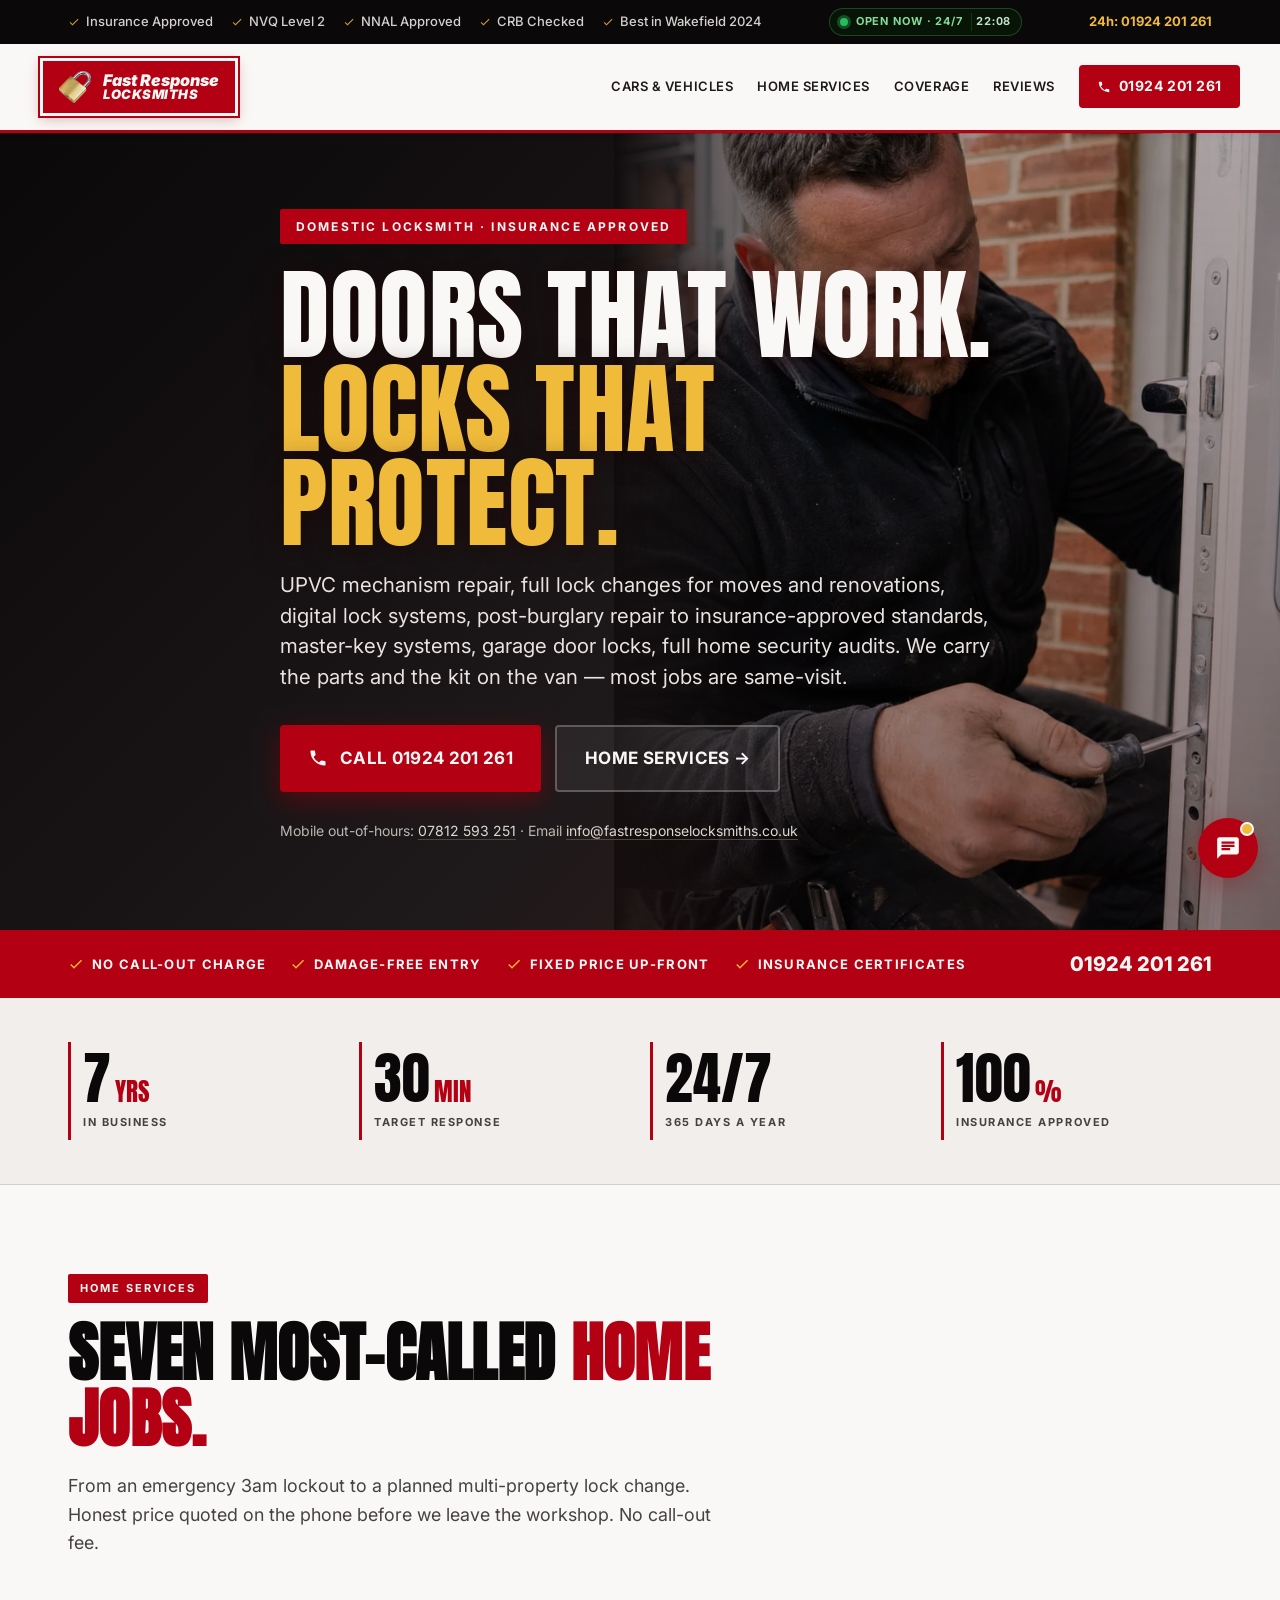
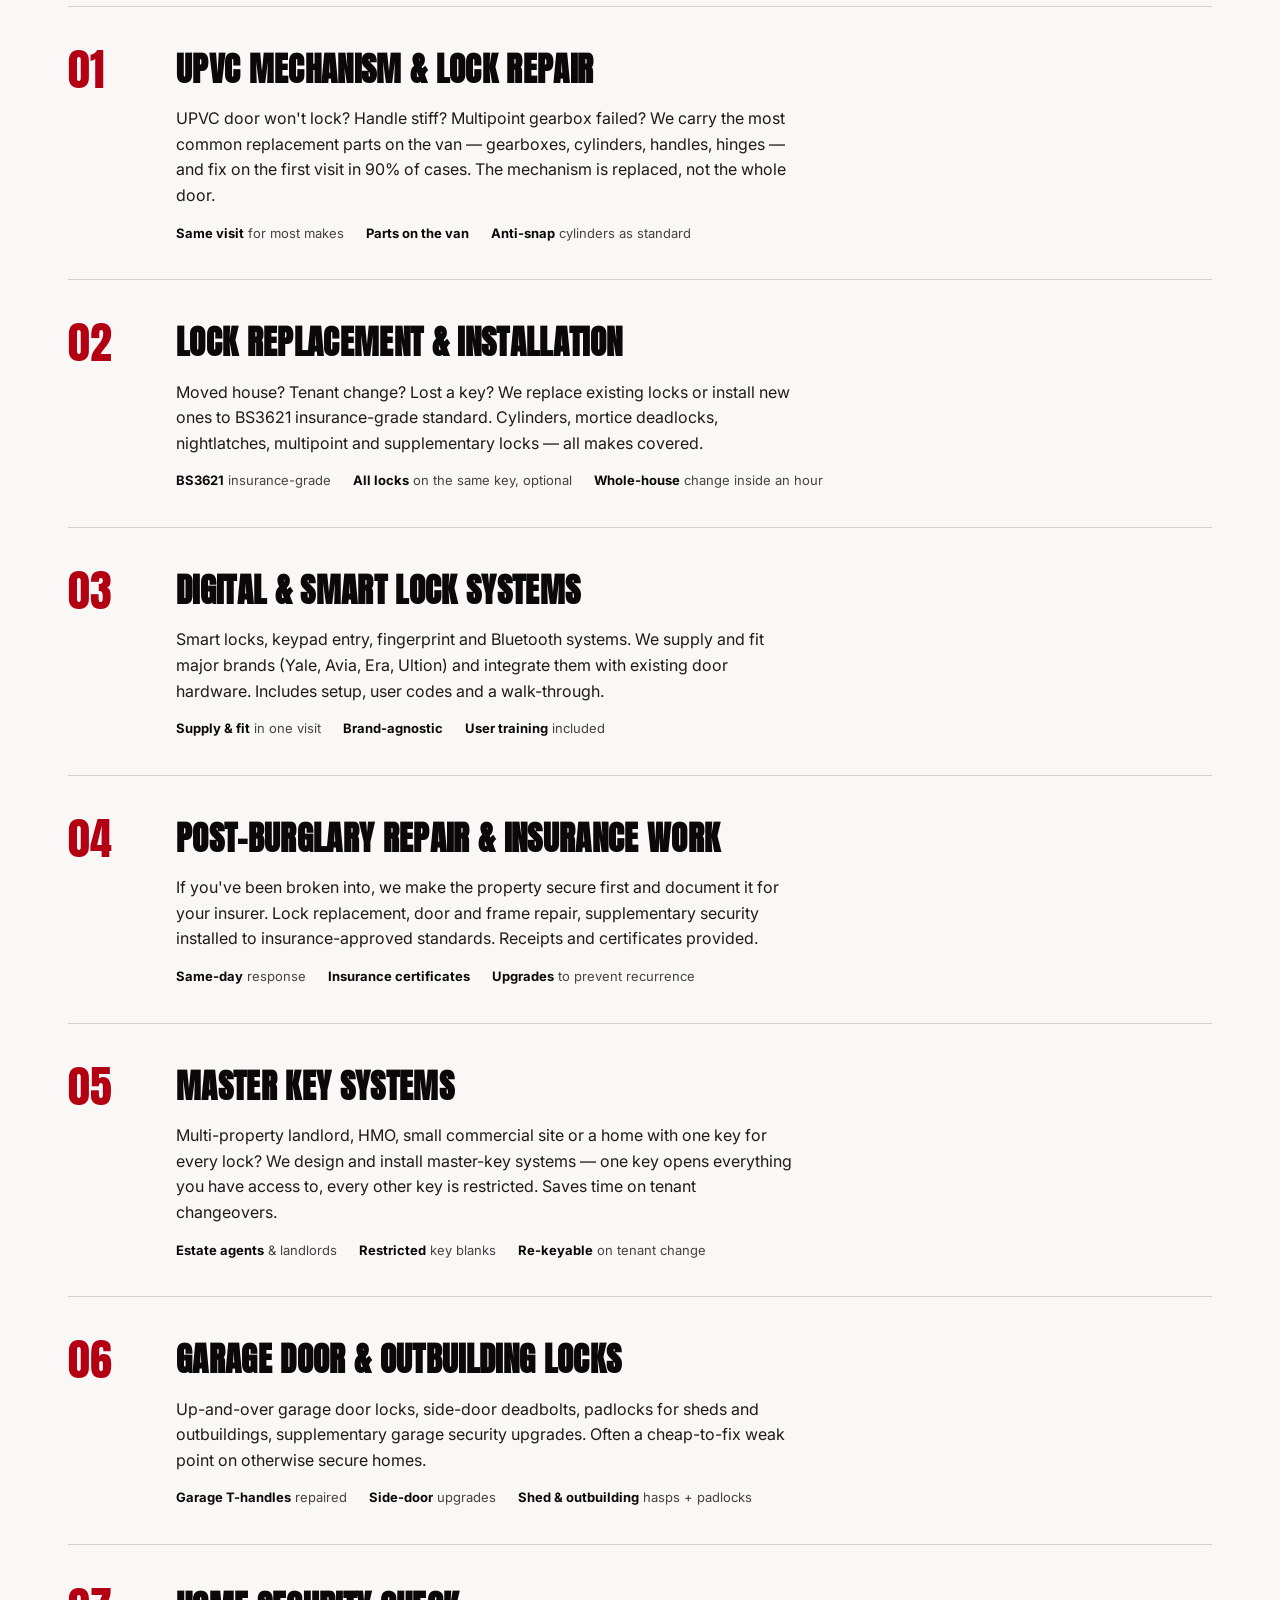
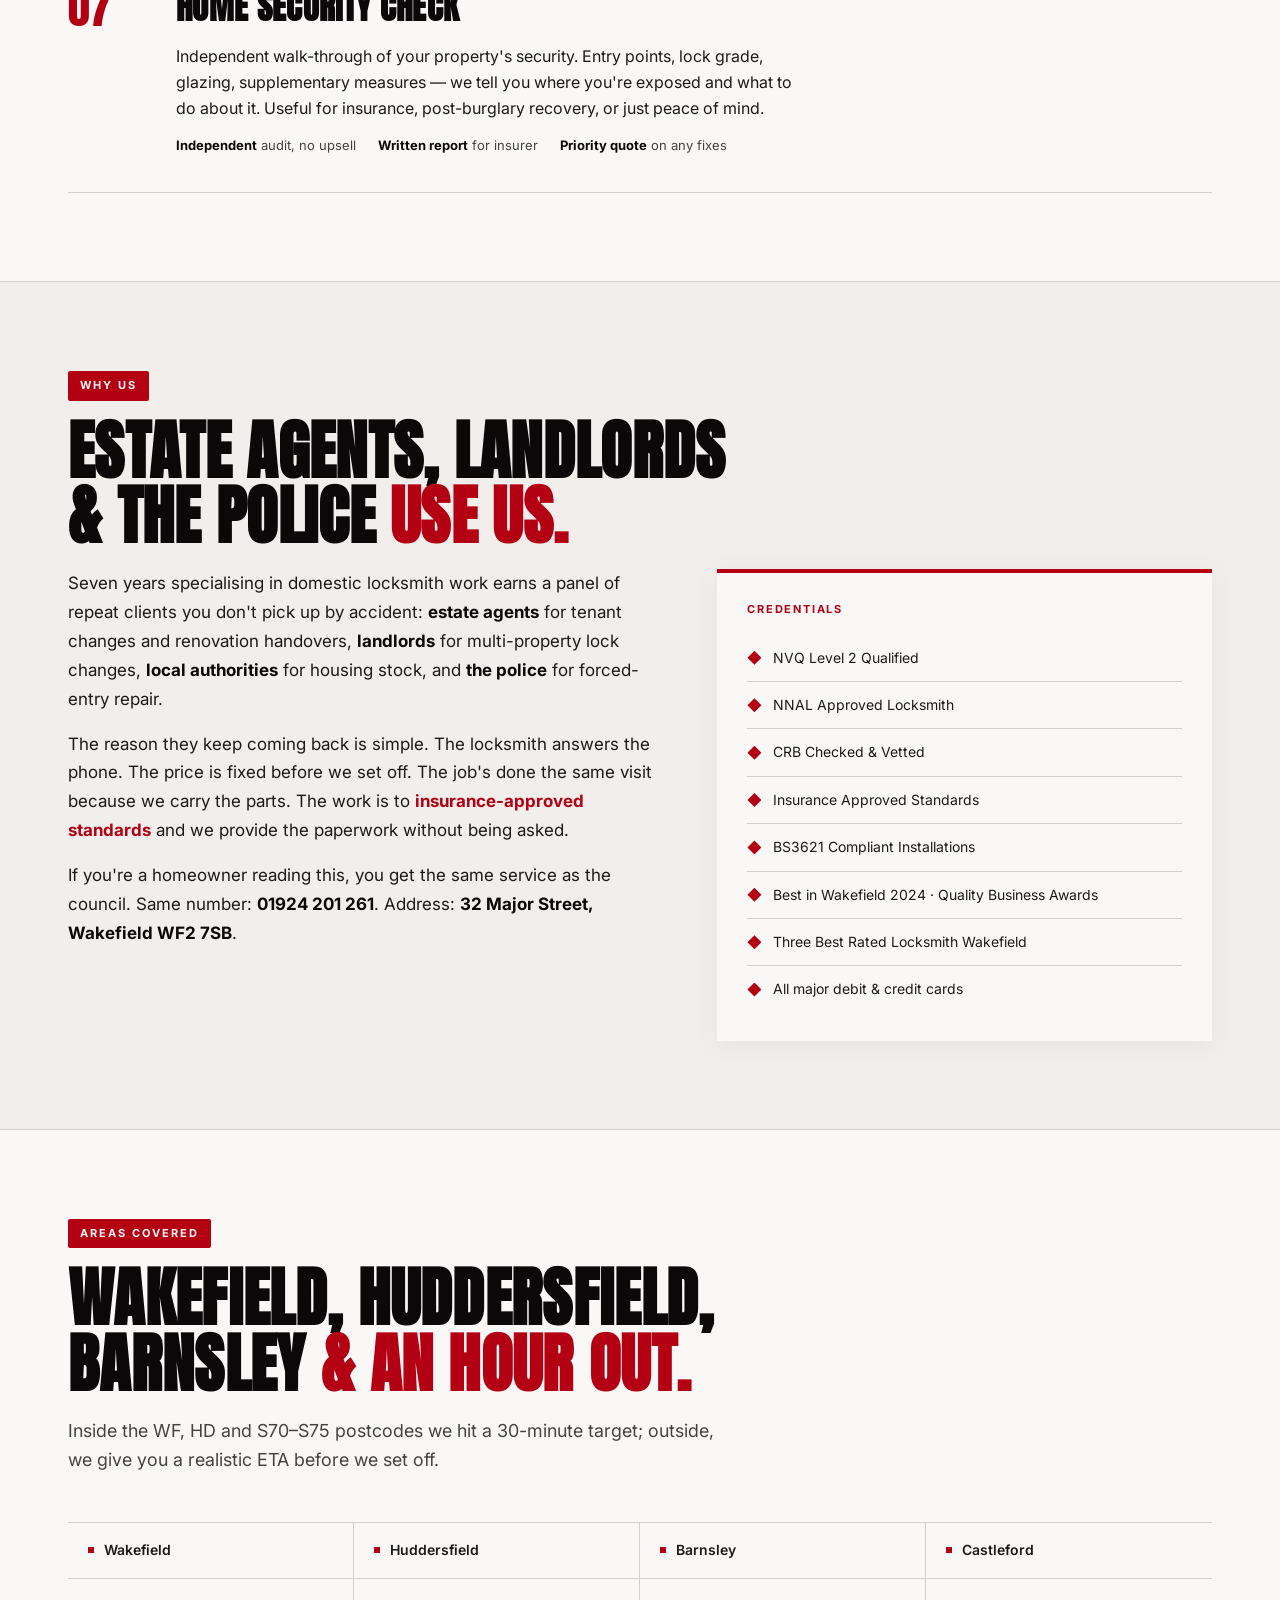
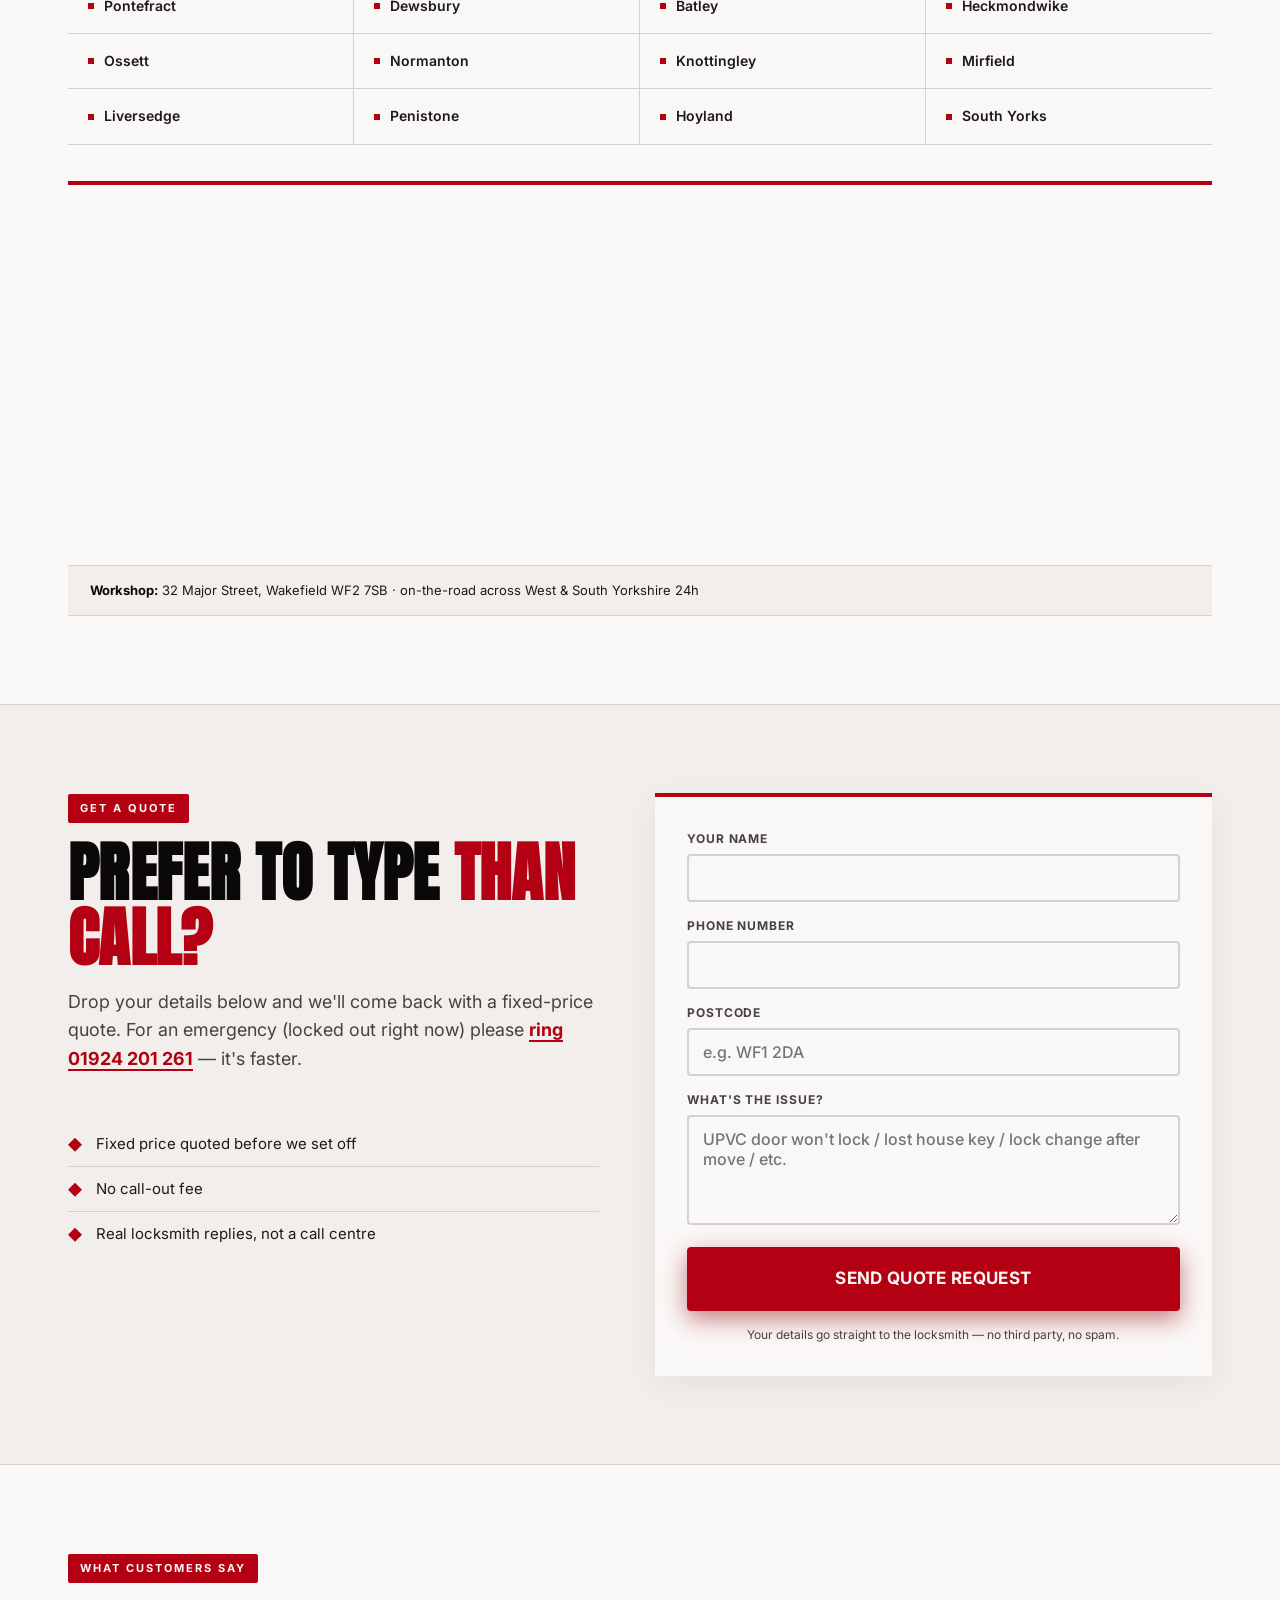
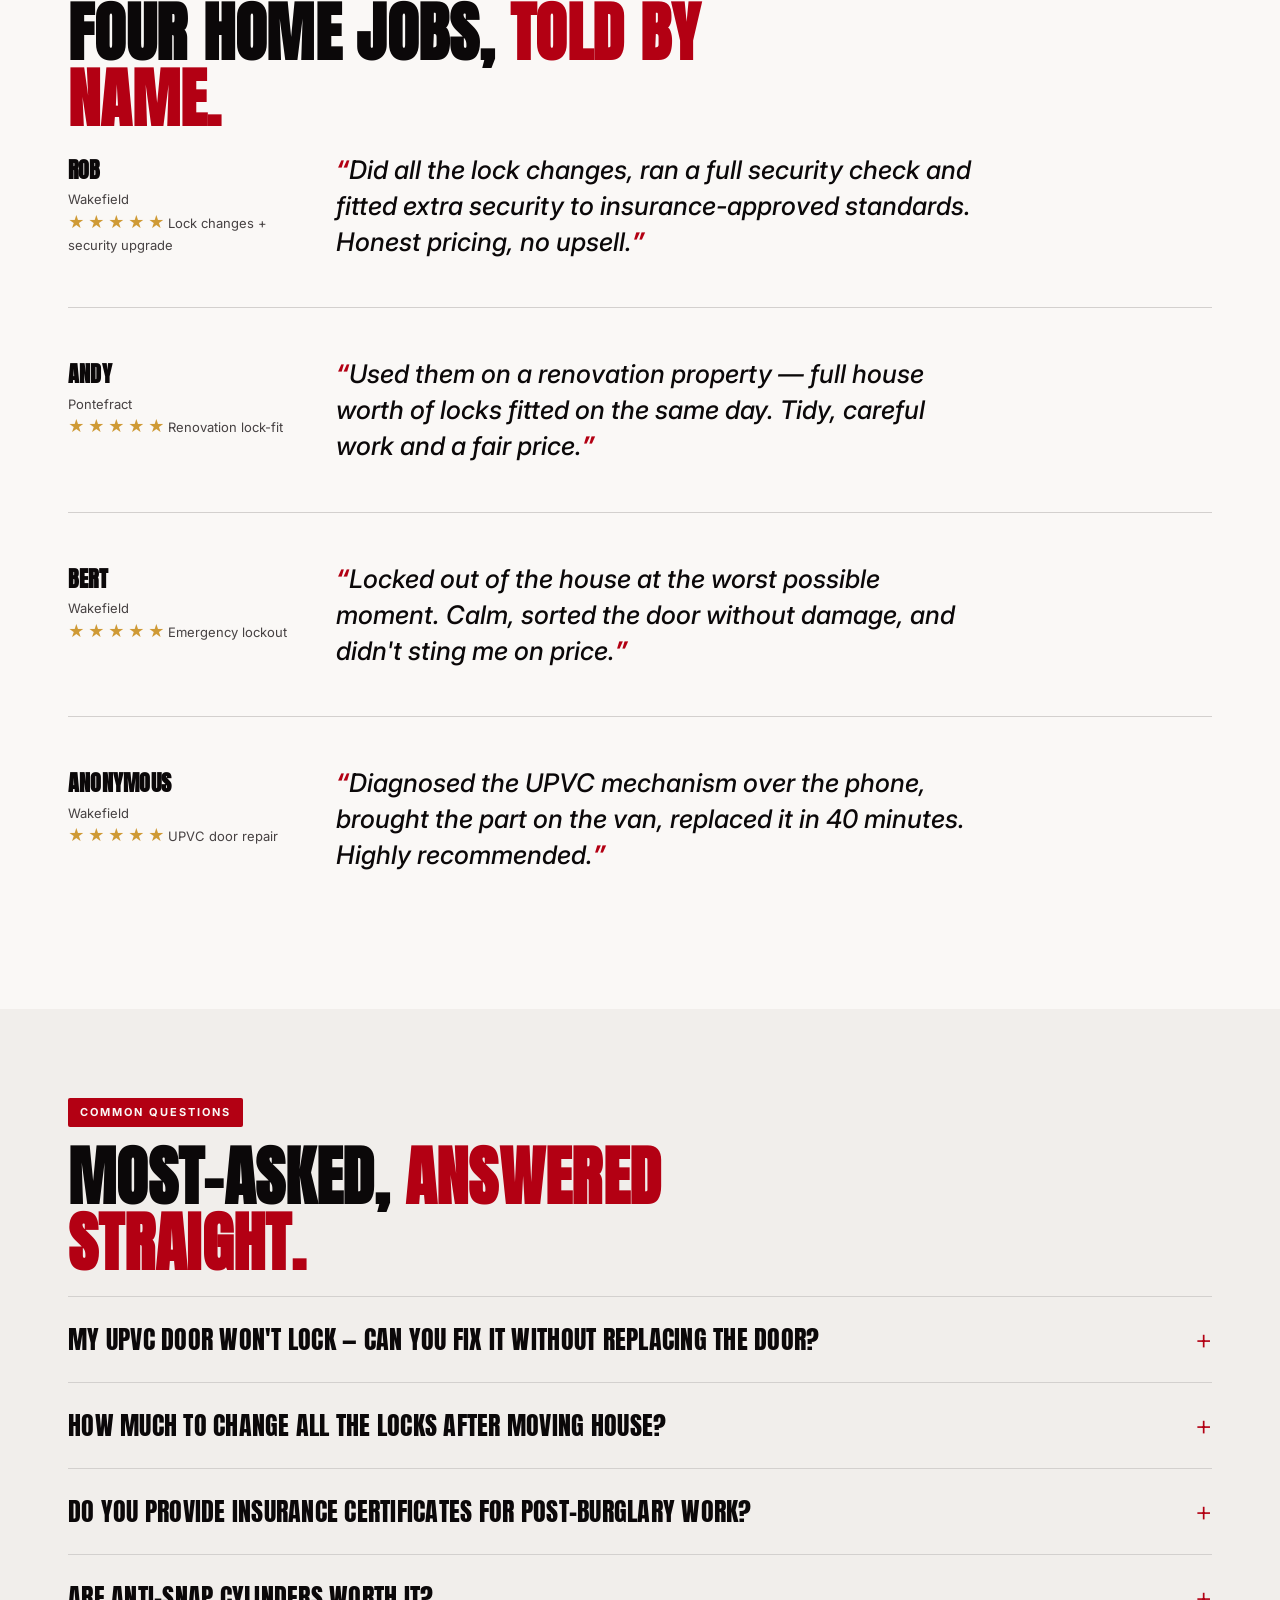
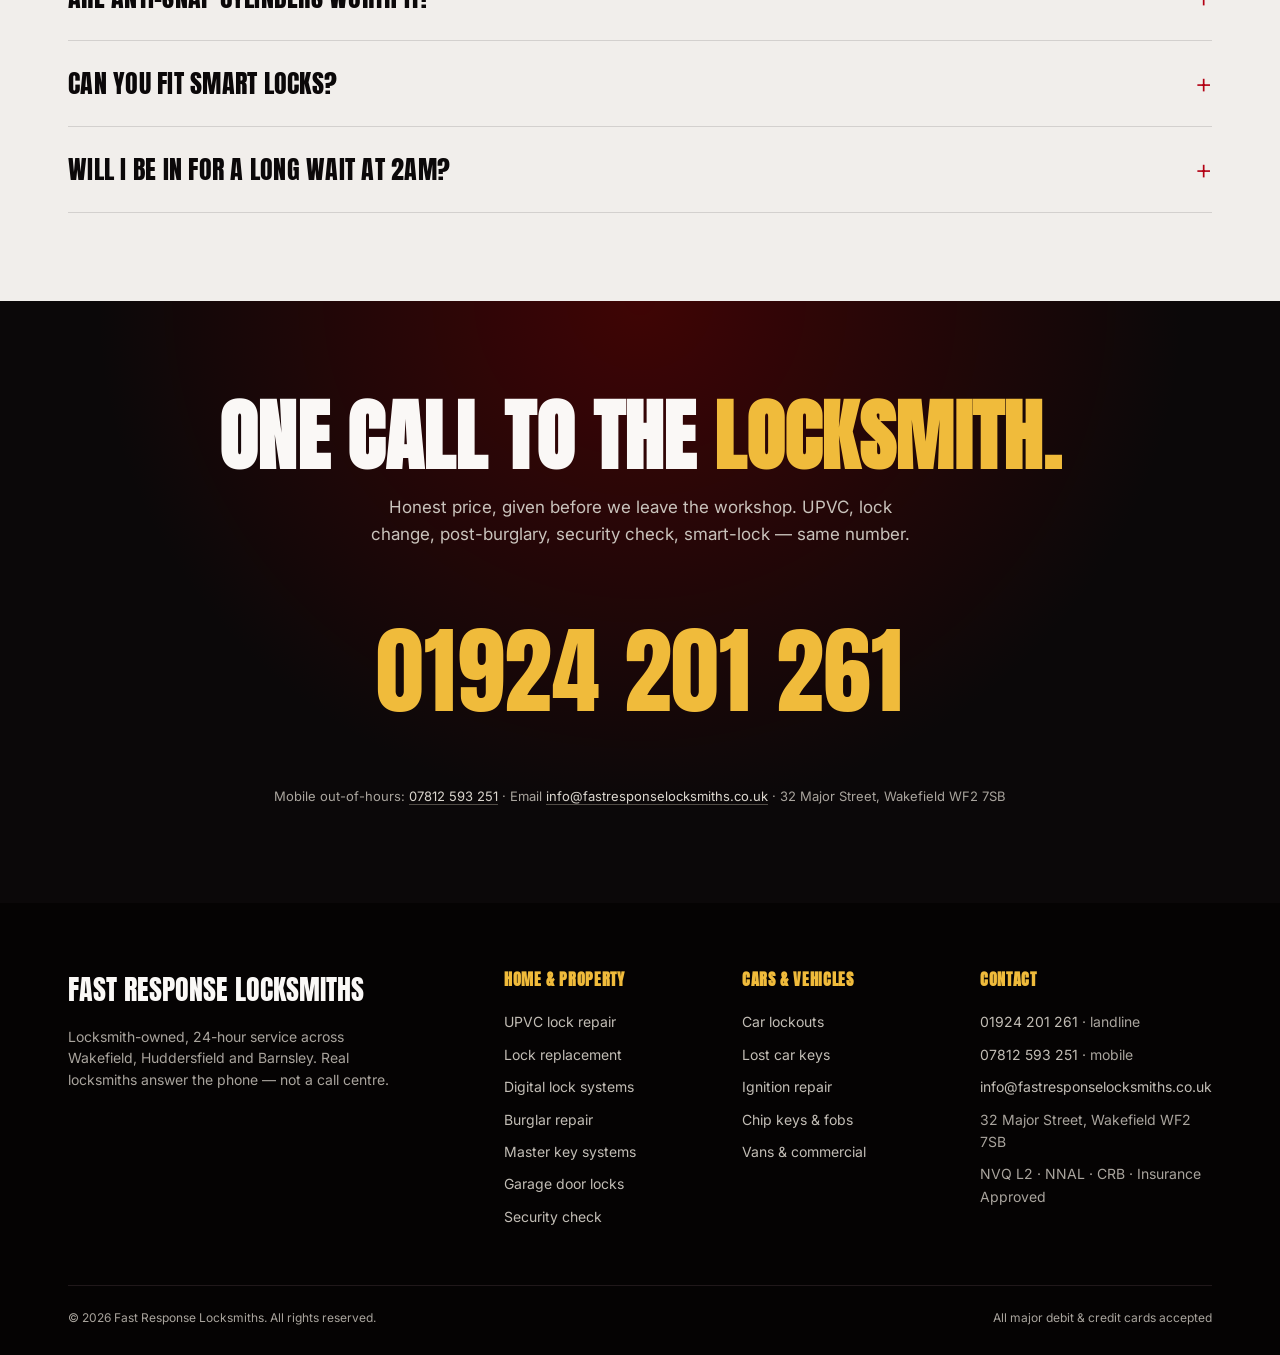
<file: home-locksmith/index.html>
<!DOCTYPE html>
<html lang="en-GB">
<head>
<meta charset="UTF-8">
<meta name="viewport" content="width=device-width, initial-scale=1, viewport-fit=cover">
<title>Home &amp; Property Locksmith · Wakefield, Huddersfield &amp; Barnsley · UPVC, lock change, burglar repair</title>
<meta name="description" content="Domestic locksmith covering Wakefield, Huddersfield and Barnsley. UPVC mechanism repair, full lock changes, digital locks, post-burglary repair to insurance-approved standards, master keys, garage door locks, full home security checks. Call 01924 201 261.">
<meta name="robots" content="index,follow,max-image-preview:large">
<link rel="canonical" href="https://ainjection.github.io/fastresponselocksmiths/home-locksmith/">

<meta property="og:type" content="website">
<meta property="og:url" content="https://ainjection.github.io/fastresponselocksmiths/home-locksmith/">
<meta property="og:title" content="Home &amp; Property Locksmith · Fast Response Locksmiths">
<meta property="og:description" content="UPVC repair, lock change, digital locks, post-burglary security, master keys. Insurance approved. Wakefield, Huddersfield, Barnsley.">
<meta property="og:image" content="https://ainjection.github.io/fastresponselocksmiths/og-card.png">
<meta property="og:image:width" content="1200">
<meta property="og:image:height" content="630">

<meta name="twitter:card" content="summary_large_image">
<meta name="twitter:title" content="Home &amp; Property Locksmith · Fast Response Locksmiths">
<meta name="twitter:description" content="UPVC, lock change, burglar repair, security check. Insurance approved. 24h.">
<meta name="twitter:image" content="https://ainjection.github.io/fastresponselocksmiths/og-card.png">

<meta name="theme-color" content="#b71823">
<meta name="format-detection" content="telephone=yes">

<link rel="preconnect" href="https://fonts.googleapis.com">
<link rel="preconnect" href="https://fonts.gstatic.com" crossorigin>
<link href="https://fonts.googleapis.com/css2?family=Anton&family=Inter:wght@400;500;600;700;800;900&display=swap" rel="stylesheet">

<style>
  :root {
    --red: oklch(48% 0.20 26); --red-bright: oklch(58% 0.22 28); --red-deep: oklch(36% 0.15 25); --red-tint: oklch(96% 0.04 26);
    --black: oklch(14% 0.005 0); --charcoal: oklch(22% 0.008 0); --slate: oklch(38% 0.008 0); --muted: oklch(54% 0.005 60);
    --paper: oklch(98% 0.003 60); --paper-warm: oklch(95% 0.005 60); --rule: oklch(86% 0.005 60);
    --gold: oklch(72% 0.13 80); --gold-bright: oklch(82% 0.15 85);
  }
  *, *::before, *::after { box-sizing: border-box; margin: 0; padding: 0; }
  html { scroll-behavior: smooth; -webkit-text-size-adjust: 100%; }
  body { font-family: 'Inter', -apple-system, sans-serif; font-size: 17px; line-height: 1.6; color: var(--charcoal); background: var(--paper); -webkit-font-smoothing: antialiased; overflow-x: hidden; }
  a { color: inherit; text-decoration: none; }
  img, svg { max-width: 100%; height: auto; display: block; }
  button { font: inherit; cursor: pointer; border: 0; background: none; color: inherit; }
  .container { max-width: 1200px; margin: 0 auto; padding: 0 28px; }
  .skip { position: absolute; left: -9999px; }
  .skip:focus { left: 12px; top: 12px; background: var(--black); color: var(--paper); padding: 10px 16px; border-radius: 6px; z-index: 100; }

  .ribbon { background: var(--black); color: oklch(86% 0.005 60); padding: 8px 0; font-size: 13px; font-weight: 500; }
  .ribbon-inner { display: flex; justify-content: space-between; align-items: center; gap: 16px; flex-wrap: wrap; }
  .ribbon .badges { display: flex; gap: 18px; flex-wrap: wrap; }
  .ribbon .badges span { display: inline-flex; align-items: center; gap: 6px; }
  .ribbon .badges svg { width: 12px; height: 12px; fill: var(--gold); }
  .ribbon a.phone { color: var(--gold-bright); font-weight: 700; }
  .ribbon a.phone:hover { color: var(--paper); }
  .open-badge { display: inline-flex; align-items: center; gap: 8px; padding: 4px 10px; background: oklch(28% 0.13 150 / 0.25); border: 1px solid oklch(60% 0.13 150 / 0.4); border-radius: 999px; font-size: 11px; font-weight: 700; letter-spacing: 0.08em; text-transform: uppercase; color: oklch(82% 0.13 150); }
  .open-dot { width: 8px; height: 8px; border-radius: 50%; background: oklch(70% 0.18 150); box-shadow: 0 0 0 3px oklch(70% 0.18 150 / 0.35); animation: livepulse 1.8s ease-out infinite; }
  .open-time { font-variant-numeric: tabular-nums; color: oklch(88% 0.05 150); padding-left: 4px; border-left: 1px solid oklch(45% 0.13 150 / 0.5); }
  @keyframes livepulse { 0%, 100% { box-shadow: 0 0 0 3px oklch(70% 0.18 150 / 0.4); } 50% { box-shadow: 0 0 0 8px oklch(70% 0.18 150 / 0); } }
  .map-wrap { margin-top: 36px; border-top: 4px solid var(--red); border-bottom: 1px solid var(--rule); }
  .map-wrap iframe { filter: contrast(1.02) saturate(0.95); display: block; }
  .map-caption { padding: 14px 22px; background: var(--paper-warm); border-top: 1px solid var(--rule); font-size: 13px; color: var(--charcoal); }
  .map-caption strong { color: var(--black); }
  .quote-block { background: var(--paper-warm); border-top: 1px solid var(--rule); border-bottom: 1px solid var(--rule); }
  .quote-grid { display: grid; grid-template-columns: 1fr 1.05fr; gap: 56px; align-items: start; }
  .quote-copy .sec-title { margin-bottom: 16px; }
  .quote-checks { list-style: none; margin-top: 28px; }
  .quote-checks li { padding: 10px 0 10px 28px; position: relative; font-size: 15px; color: var(--charcoal); border-top: 1px solid var(--rule); }
  .quote-checks li:first-child { border-top: 0; }
  .quote-checks li::before { content: ''; position: absolute; left: 0; top: 16px; width: 14px; height: 14px; background: var(--red); clip-path: polygon(50% 0%, 100% 50%, 50% 100%, 0% 50%); }
  .quote-form { background: var(--paper); padding: 32px; border-top: 4px solid var(--red); box-shadow: 0 8px 32px rgba(0,0,0,0.06); display: flex; flex-direction: column; gap: 14px; }
  .quote-form label { display: flex; flex-direction: column; gap: 6px; font-size: 12px; font-weight: 700; letter-spacing: 0.08em; text-transform: uppercase; color: var(--slate); }
  .quote-form input, .quote-form textarea { font: 500 16px 'Inter', sans-serif; padding: 12px 14px; border: 2px solid var(--rule); border-radius: 4px; background: var(--paper); color: var(--black); }
  .quote-form input:focus, .quote-form textarea:focus { outline: 0; border-color: var(--red); }
  .quote-form textarea { resize: vertical; min-height: 110px; }
  .quote-form button { margin-top: 8px; justify-content: center; cursor: pointer; }
  .quote-foot { font-size: 12px; color: var(--slate); text-align: center; }
  @media (max-width: 760px) { .quote-grid { grid-template-columns: 1fr; gap: 36px; } }
  @media (max-width: 640px) { .ribbon .badges span:nth-child(n+3) { display: none; } }

  .topnav { position: sticky; top: 0; z-index: 50; background: var(--paper); border-bottom: 3px solid var(--red); box-shadow: 0 2px 8px rgba(0,0,0,0.04); }
  .topnav-inner { display: flex; align-items: center; justify-content: space-between; padding: 14px 0; gap: 24px; }
  .logo { display: inline-flex; align-items: center; gap: 12px; background: var(--red); color: var(--paper); padding: 10px 16px; border: 3px solid var(--paper); outline: 2px solid var(--red); font-weight: 900; font-style: italic; line-height: 1; box-shadow: 0 4px 12px oklch(40% 0.15 25 / 0.25); }
  .logo-pad { width: 32px; height: 32px; flex-shrink: 0; }
  .logo-text { display: flex; flex-direction: column; font-size: 15px; }
  .logo-text .top { font-size: 16px; }
  .logo-text .bot { font-size: 13px; letter-spacing: 0.04em; }
  .topnav nav { display: flex; gap: 24px; align-items: center; font-size: 14px; font-weight: 600; }
  .topnav nav a { color: var(--charcoal); text-transform: uppercase; letter-spacing: 0.04em; font-size: 13px; }
  .topnav nav a:hover { color: var(--red); }
  .topnav .call-pill { display: inline-flex; align-items: center; gap: 8px; padding: 10px 18px; border-radius: 4px; background: var(--red); color: var(--paper); font-weight: 700; font-size: 14px; white-space: nowrap; }
  @media (max-width: 480px) { .topnav .call-pill { padding: 8px 12px; font-size: 12px; gap: 5px; } .topnav .call-pill svg { width: 12px; height: 12px; } }
  .topnav .call-pill:hover { background: var(--red-bright); transform: translateY(-1px); }
  .topnav .call-pill svg { width: 14px; height: 14px; fill: currentColor; }
  @media (max-width: 860px) { .topnav nav a:not(.call-pill) { display: none; } }

  .hero { position: relative; background: linear-gradient(135deg, var(--black) 0%, var(--charcoal) 60%, oklch(28% 0.06 25) 100%); color: var(--paper); overflow: hidden; min-height: 620px; display: flex; align-items: center; }
  .hero::before { content: ''; position: absolute; top: 0; right: 0; width: 52%; height: 100%; background-image: url('../assets/gen-upvc-handle.webp'); background-size: cover; background-position: 50% 40%; opacity: 0.92; -webkit-mask-image: linear-gradient(90deg, transparent 0%, black 30%, black 100%); mask-image: linear-gradient(90deg, transparent 0%, black 30%, black 100%); }
  .hero::after { content: ''; position: absolute; top: 0; right: 0; width: 52%; height: 100%; background: linear-gradient(180deg, oklch(20% 0.05 25 / 0.3) 0%, oklch(20% 0.06 25 / 0.5) 100%); mix-blend-mode: multiply; }
  @media (max-width: 760px) {
    .hero { min-height: 720px; }
    .hero::before { width: 100%; -webkit-mask-image: linear-gradient(180deg, transparent 0%, black 55%, black 100%); mask-image: linear-gradient(180deg, transparent 0%, black 55%, black 100%); opacity: 0.78; }
    .hero::after { width: 100%; background: linear-gradient(180deg, oklch(15% 0.04 25 / 0.62) 0%, oklch(15% 0.04 25 / 0.55) 35%, oklch(15% 0.04 25 / 0.12) 100%); }
  }
  .hero-content { position: relative; z-index: 2; padding: 76px 0 88px; max-width: 720px; }
  .hero-eyebrow { display: inline-flex; align-items: center; gap: 10px; background: var(--red); color: var(--paper); padding: 8px 16px; font-size: 12px; font-weight: 700; letter-spacing: 0.18em; text-transform: uppercase; margin-bottom: 24px; border-radius: 2px; }
  .hero h1 { font-family: 'Anton', sans-serif; font-weight: 400; font-size: clamp(48px, 8vw, 100px); line-height: 0.94; letter-spacing: 0.005em; text-transform: uppercase; margin-bottom: 20px; text-shadow: 0 4px 28px oklch(15% 0.06 25 / 0.6); }
  .hero h1 .red { color: var(--gold-bright); }
  .hero h1 .stack { display: block; }
  .hero-lede { font-size: clamp(17px, 1.6vw, 21px); line-height: 1.5; color: oklch(92% 0.008 60); max-width: 56ch; margin-bottom: 32px; }
  .hero-actions { display: flex; flex-wrap: wrap; gap: 14px; }
  .btn { display: inline-flex; align-items: center; gap: 12px; padding: 18px 28px; border-radius: 4px; font-weight: 700; font-size: 17px; letter-spacing: 0.02em; text-transform: uppercase; transition: transform 0.18s, background 0.18s, box-shadow 0.18s; }
  .btn-call { background: var(--red); color: var(--paper); box-shadow: 0 8px 24px oklch(40% 0.18 25 / 0.5); }
  .btn-call:hover { background: var(--red-bright); transform: translateY(-2px); }
  .btn-call svg { width: 20px; height: 20px; fill: currentColor; }
  .btn-ghost { background: rgba(255,255,255,0.06); color: var(--paper); border: 2px solid oklch(80% 0.005 60 / 0.35); }
  .btn-ghost:hover { background: rgba(255,255,255,0.12); border-color: var(--paper); }
  .hero-aside { margin-top: 28px; font-size: 14px; color: oklch(78% 0.012 75); }
  .hero-aside a { color: oklch(88% 0.012 75); border-bottom: 1px solid oklch(40% 0.012 75); }

  .strap { background: var(--red); color: var(--paper); padding: 18px 0; }
  .strap-inner { display: flex; flex-wrap: wrap; align-items: center; justify-content: space-between; gap: 12px; font-weight: 700; }
  .strap .points { display: flex; gap: 24px; flex-wrap: wrap; font-size: 13px; letter-spacing: 0.1em; text-transform: uppercase; }
  .strap .points span { display: inline-flex; align-items: center; gap: 8px; }
  .strap .points svg { width: 16px; height: 16px; fill: var(--gold-bright); }
  .strap .phone-link { font-size: 20px; font-weight: 800; }
  .strap .phone-link:hover { color: var(--gold-bright); }

  .stats { background: var(--paper-warm); border-bottom: 1px solid var(--rule); padding: 44px 0; }
  .stats-grid { display: grid; grid-template-columns: repeat(4, 1fr); gap: 20px; }
  .stat { padding: 8px 12px; border-left: 3px solid var(--red); }
  .stat .num { font-family: 'Anton', sans-serif; font-size: clamp(40px, 5vw, 56px); line-height: 1; color: var(--black); }
  .stat .num .unit { font-size: 0.45em; color: var(--red); margin-left: 4px; }
  .stat .lbl { font-size: 11px; font-weight: 700; text-transform: uppercase; letter-spacing: 0.14em; color: var(--slate); margin-top: 8px; }
  @media (max-width: 640px) { .stats-grid { grid-template-columns: repeat(2, 1fr); gap: 24px 16px; } }

  section.block { padding: 88px 0; }
  .sec-eyebrow { display: inline-block; background: var(--red); color: var(--paper); padding: 6px 12px; font-size: 11px; font-weight: 700; letter-spacing: 0.18em; text-transform: uppercase; margin-bottom: 18px; border-radius: 2px; }
  .sec-title { font-family: 'Anton', sans-serif; font-size: clamp(36px, 5vw, 64px); line-height: 1.02; letter-spacing: 0.005em; text-transform: uppercase; color: var(--black); max-width: 22ch; margin-bottom: 20px; }
  .sec-title .red { color: var(--red); }
  .sec-lede { font-size: clamp(17px, 1.4vw, 19px); color: var(--slate); max-width: 60ch; margin-bottom: 48px; }

  .case { display: grid; grid-template-columns: 80px 1fr; gap: 28px; padding: 36px 0; border-top: 1px solid var(--rule); }
  .case:last-of-type { border-bottom: 1px solid var(--rule); }
  .case-num { font-family: 'Anton', sans-serif; font-size: 44px; color: var(--red); line-height: 1; padding-top: 4px; }
  .case-body h3 { font-family: 'Anton', sans-serif; font-size: clamp(24px, 2.6vw, 34px); text-transform: uppercase; letter-spacing: 0.01em; margin-bottom: 10px; color: var(--black); }
  .case-body p { font-size: 16px; color: var(--charcoal); max-width: 62ch; margin-bottom: 14px; }
  .case-meta { font-size: 13px; color: var(--slate); display: flex; gap: 22px; flex-wrap: wrap; }
  .case-meta strong { color: var(--black); font-weight: 700; }

  .editorial { background: var(--paper-warm); padding: 96px 0; border-top: 1px solid var(--rule); border-bottom: 1px solid var(--rule); }
  .editorial-grid { display: grid; grid-template-columns: 1.2fr 1fr; gap: 56px; align-items: start; }
  .editorial-grid p { color: var(--charcoal); font-size: 17px; line-height: 1.7; margin-bottom: 16px; max-width: 56ch; }
  .editorial-grid strong { color: var(--black); }
  .editorial-grid .em { color: var(--red); font-weight: 700; }
  .credentials { border-top: 4px solid var(--red); background: var(--paper); padding: 28px 30px; box-shadow: 0 4px 24px rgba(0,0,0,0.05); }
  .credentials h4 { font-size: 11px; font-weight: 700; letter-spacing: 0.16em; text-transform: uppercase; color: var(--red); margin-bottom: 16px; }
  .credentials ul { list-style: none; }
  .credentials li { padding: 12px 0; border-top: 1px solid var(--rule); font-size: 14px; display: flex; gap: 12px; align-items: center; color: var(--charcoal); }
  .credentials li:first-child { border-top: 0; }
  .credentials li::before { content: ''; width: 14px; height: 14px; background: var(--red); flex-shrink: 0; clip-path: polygon(50% 0%, 100% 50%, 50% 100%, 0% 50%); }
  @media (max-width: 760px) { .editorial-grid { grid-template-columns: 1fr; gap: 36px; } }

  .coverage { background: var(--paper); }
  .coverage-grid { display: grid; grid-template-columns: repeat(4, 1fr); border-top: 1px solid var(--rule); }
  .coverage-grid .cov { padding: 16px 20px; border-bottom: 1px solid var(--rule); border-right: 1px solid var(--rule); font-size: 14px; font-weight: 600; color: var(--charcoal); display: flex; align-items: center; gap: 10px; }
  .coverage-grid .cov::before { content: ''; width: 6px; height: 6px; background: var(--red); }
  .coverage-grid .cov:nth-child(4n) { border-right: 0; }
  @media (max-width: 720px) { .coverage-grid { grid-template-columns: repeat(2, 1fr); } .coverage-grid .cov { border-right: 1px solid var(--rule); } .coverage-grid .cov:nth-child(2n) { border-right: 0; } }

  .reviews { background: var(--paper); }
  .review-row { padding: 48px 0; border-top: 1px solid var(--rule); display: grid; grid-template-columns: 220px 1fr; gap: 48px; align-items: start; }
  .review-row:first-of-type { border-top: 0; padding-top: 0; }
  .review-meta { font-size: 13px; color: var(--slate); }
  .review-meta strong { display: block; font-family: 'Anton', sans-serif; font-size: 22px; text-transform: uppercase; color: var(--black); margin-bottom: 2px; letter-spacing: 0.01em; }
  .review-meta .stars { color: var(--gold); margin-bottom: 12px; letter-spacing: 3px; font-size: 16px; }
  .review-quote { font-size: clamp(20px, 2vw, 26px); line-height: 1.4; font-style: italic; color: var(--black); max-width: 40ch; font-weight: 500; }
  .review-quote::before { content: '\201C'; color: var(--red); font-weight: 700; }
  .review-quote::after { content: '\201D'; color: var(--red); font-weight: 700; }
  @media (max-width: 720px) { .review-row { grid-template-columns: 1fr; gap: 16px; } }

  .faq { background: var(--paper-warm); }
  details.faq-item { border-top: 1px solid var(--rule); padding: 22px 0; }
  details.faq-item:last-of-type { border-bottom: 1px solid var(--rule); }
  details.faq-item summary { list-style: none; cursor: pointer; font-family: 'Anton', sans-serif; font-size: clamp(20px, 2vw, 26px); text-transform: uppercase; letter-spacing: 0.01em; color: var(--black); display: flex; justify-content: space-between; align-items: center; gap: 16px; }
  details.faq-item summary::-webkit-details-marker { display: none; }
  details.faq-item summary::after { content: '+'; color: var(--red); font-size: 28px; line-height: 1; font-weight: 300; font-family: 'Inter', sans-serif; }
  details.faq-item[open] summary::after { content: '−'; }
  details.faq-item .ans { padding-top: 14px; color: var(--charcoal); font-size: 16px; max-width: 70ch; line-height: 1.6; }

  .final { background: var(--black); color: var(--paper); padding: 96px 0; text-align: center; position: relative; overflow: hidden; }
  .final::before { content: ''; position: absolute; inset: 0; background: radial-gradient(ellipse at center top, oklch(35% 0.18 25 / 0.45), transparent 60%); }
  .final-inner { position: relative; z-index: 2; }
  .final h2 { font-family: 'Anton', sans-serif; font-size: clamp(40px, 6.5vw, 78px); text-transform: uppercase; letter-spacing: 0.005em; line-height: 1.02; margin-bottom: 18px; }
  .final h2 .red { color: var(--gold-bright); }
  .final p { color: oklch(82% 0.012 75); font-size: 17px; margin-bottom: 32px; max-width: 50ch; margin-inline: auto; }
  .final .phone-big { display: inline-block; font-family: 'Anton', sans-serif; font-size: clamp(52px, 8vw, 96px); color: var(--gold-bright); letter-spacing: 0.008em; margin: 14px 0 18px; }
  .final small { display: block; font-size: 13px; color: oklch(72% 0.012 75); margin-top: 20px; }
  .final small a { color: oklch(88% 0.012 75); border-bottom: 1px solid oklch(42% 0.012 75); }

  footer { background: oklch(10% 0.008 0); color: oklch(72% 0.012 75); padding: 64px 0 28px; }
  .foot-grid { display: grid; grid-template-columns: 2fr 1fr 1fr 1fr; gap: 40px; }
  .foot-grid h4 { font-family: 'Anton', sans-serif; font-size: 16px; text-transform: uppercase; letter-spacing: 0.04em; color: var(--gold-bright); margin-bottom: 14px; }
  .foot-grid ul { list-style: none; font-size: 14px; }
  .foot-grid li { padding: 5px 0; }
  .foot-grid a { color: oklch(80% 0.012 75); }
  .foot-grid a:hover { color: oklch(95% 0.012 75); }
  .foot-brand { font-family: 'Anton', sans-serif; font-size: 28px; text-transform: uppercase; color: var(--paper); margin-bottom: 14px; }
  .foot-desc { font-size: 14px; line-height: 1.55; max-width: 38ch; margin-bottom: 18px; }
  .foot-bottom { margin-top: 52px; padding-top: 22px; border-top: 1px solid oklch(22% 0.012 0); display: flex; justify-content: space-between; flex-wrap: wrap; gap: 10px; font-size: 12px; }
  @media (max-width: 720px) { .foot-grid { grid-template-columns: 1fr 1fr; } .foot-grid > div:first-child { grid-column: 1 / -1; } }

  .actionbar { position: fixed; left: 0; right: 0; bottom: 0; z-index: 60; background: var(--black); padding: 10px 12px calc(10px + env(safe-area-inset-bottom, 0)); display: none; box-shadow: 0 -4px 20px rgba(0,0,0,0.3); }
  .actionbar-inner { display: grid; grid-template-columns: 1fr 1fr 1fr; gap: 6px; max-width: 480px; margin: 0 auto; }
  .actionbar a { display: flex; flex-direction: column; align-items: center; padding: 8px 6px; border-radius: 6px; font-size: 11px; font-weight: 700; letter-spacing: 0.04em; text-transform: uppercase; color: var(--paper); }
  .actionbar svg { width: 22px; height: 22px; fill: currentColor; margin-bottom: 2px; }
  .actionbar a.primary { background: var(--red); }
  .actionbar a.primary:hover { background: var(--red-bright); }
  @media (max-width: 760px) { .actionbar { display: block; } body { padding-bottom: 72px; } }

  .cbot-toggle { position: fixed; right: 22px; bottom: 22px; z-index: 70; width: 60px; height: 60px; border-radius: 50%; background: var(--red); color: var(--paper); display: flex; align-items: center; justify-content: center; box-shadow: 0 8px 28px oklch(40% 0.15 25 / 0.45); cursor: pointer; }
  .cbot-toggle:hover { background: var(--red-bright); transform: translateY(-3px); }
  .cbot-toggle svg { width: 26px; height: 26px; fill: currentColor; }
  .cbot-toggle .ping { position: absolute; top: 4px; right: 4px; width: 14px; height: 14px; border-radius: 50%; background: var(--gold-bright); border: 2px solid var(--paper); animation: pulse 1.6s ease-out infinite; }
  @keyframes pulse { 0%, 100% { box-shadow: 0 0 0 4px oklch(72% 0.13 80 / 0.4); } 50% { box-shadow: 0 0 0 10px oklch(72% 0.13 80 / 0); } }
  @media (max-width: 760px) { .cbot-toggle { bottom: 90px; right: 14px; } }
  .cbot-panel { position: fixed; right: 22px; bottom: 96px; z-index: 70; width: 340px; max-width: calc(100vw - 28px); background: var(--paper); border: 1px solid var(--rule); border-radius: 8px; box-shadow: 0 24px 60px rgba(0,0,0,0.28); display: none; flex-direction: column; overflow: hidden; max-height: 70vh; }
  .cbot-panel.open { display: flex; }
  .cbot-head { background: var(--red); color: var(--paper); padding: 16px 20px; display: flex; justify-content: space-between; align-items: center; }
  .cbot-head h4 { font-family: 'Anton', sans-serif; font-size: 20px; text-transform: uppercase; }
  .cbot-head .sub { font-size: 11px; color: var(--gold-bright); letter-spacing: 0.1em; text-transform: uppercase; font-weight: 600; }
  .cbot-close { font-size: 24px; line-height: 1; color: var(--paper); padding: 4px 8px; }
  .cbot-body { padding: 18px 20px; font-size: 14px; line-height: 1.55; overflow-y: auto; flex: 1; }
  .cbot-msg { background: var(--paper-warm); border-radius: 12px 12px 12px 4px; padding: 12px 16px; margin-bottom: 12px; color: var(--charcoal); }
  .cbot-msg.user { background: var(--black); color: var(--paper); border-radius: 12px 12px 4px 12px; margin-left: auto; max-width: 80%; }
  .cbot-options { display: flex; flex-direction: column; gap: 8px; margin-top: 8px; }
  .cbot-options button { background: transparent; border: 2px solid var(--black); color: var(--black); padding: 10px 14px; border-radius: 4px; font: 700 13px 'Inter', sans-serif; text-align: left; cursor: pointer; }
  .cbot-options button:hover { background: var(--black); color: var(--paper); }
  .cbot-options button.primary { background: var(--red); border-color: var(--red); color: var(--paper); }
  .cbot-options button.primary:hover { background: var(--red-bright); border-color: var(--red-bright); }
  .cbot-foot { padding: 12px 20px; border-top: 1px solid var(--rule); background: var(--paper-warm); display: flex; justify-content: space-between; align-items: center; font-size: 12px; color: var(--slate); }
  .cbot-foot a { color: var(--red); font-weight: 700; }
  .cbot-foot button.reset { font: 700 11px 'Inter', sans-serif; color: var(--slate); border: 0; background: 0; cursor: pointer; text-transform: uppercase; }
  .cbot-foot button.reset:hover { color: var(--black); }
</style>
</head>
<body>

<a class="skip" href="#main">Skip to main content</a>

<div class="ribbon">
  <div class="container ribbon-inner">
    <div class="badges">
      <span><svg viewBox="0 0 24 24"><path d="M9 16.17L4.83 12l-1.42 1.41L9 19 21 7l-1.41-1.41L9 16.17z"/></svg> Insurance Approved</span>
      <span><svg viewBox="0 0 24 24"><path d="M9 16.17L4.83 12l-1.42 1.41L9 19 21 7l-1.41-1.41L9 16.17z"/></svg> NVQ Level 2</span>
      <span><svg viewBox="0 0 24 24"><path d="M9 16.17L4.83 12l-1.42 1.41L9 19 21 7l-1.41-1.41L9 16.17z"/></svg> NNAL Approved</span>
      <span><svg viewBox="0 0 24 24"><path d="M9 16.17L4.83 12l-1.42 1.41L9 19 21 7l-1.41-1.41L9 16.17z"/></svg> CRB Checked</span>
      <span><svg viewBox="0 0 24 24"><path d="M9 16.17L4.83 12l-1.42 1.41L9 19 21 7l-1.41-1.41L9 16.17z"/></svg> Best in Wakefield 2024</span>
    </div>
    <div class="open-badge"><span class="open-dot"></span><span class="open-text">OPEN NOW · 24/7</span><span class="open-time" id="openTime"></span></div>
    <a href="tel:01924201261" class="phone">24h: 01924 201 261</a>
  </div>
</div>

<header class="topnav">
  <div class="container topnav-inner">
    <a href="/fastresponselocksmiths/" class="logo" aria-label="Fast Response Locksmiths home">
      <img src="../assets/padlock.png" alt="" class="logo-pad" loading="eager">
      <span class="logo-text"><span class="top">Fast Response</span><span class="bot">LOCKSMITHS</span></span>
    </a>
    <nav aria-label="Primary">
      <a href="/fastresponselocksmiths/auto-locksmith/">Cars &amp; Vehicles</a>
      <a href="#services">Home Services</a>
      <a href="#coverage">Coverage</a>
      <a href="#reviews">Reviews</a>
      <a href="tel:01924201261" class="call-pill">
        <svg viewBox="0 0 24 24" aria-hidden="true"><path d="M6.62 10.79a15.05 15.05 0 0 0 6.59 6.59l2.2-2.2a1 1 0 0 1 1.01-.24c1.12.37 2.33.57 3.58.57a1 1 0 0 1 1 1V20a1 1 0 0 1-1 1A17 17 0 0 1 3 4a1 1 0 0 1 1-1h3.5a1 1 0 0 1 1 1c0 1.25.2 2.46.57 3.58a1 1 0 0 1-.24 1.01l-2.2 2.2z"/></svg>
        01924 201 261
      </a>
    </nav>
  </div>
</header>

<main id="main">

<section class="hero">
  <div class="container">
    <div class="hero-content">
      <div class="hero-eyebrow">Domestic locksmith · Insurance Approved</div>
      <h1><span class="stack">Doors that work.</span><span class="stack red">Locks that protect.</span></h1>
      <p class="hero-lede">UPVC mechanism repair, full lock changes for moves and renovations, digital lock systems, post-burglary repair to insurance-approved standards, master-key systems, garage door locks, full home security audits. We carry the parts and the kit on the van — most jobs are same-visit.</p>
      <div class="hero-actions">
        <a class="btn btn-call" href="tel:01924201261">
          <svg viewBox="0 0 24 24" aria-hidden="true"><path d="M6.62 10.79a15.05 15.05 0 0 0 6.59 6.59l2.2-2.2a1 1 0 0 1 1.01-.24c1.12.37 2.33.57 3.58.57a1 1 0 0 1 1 1V20a1 1 0 0 1-1 1A17 17 0 0 1 3 4a1 1 0 0 1 1-1h3.5a1 1 0 0 1 1 1c0 1.25.2 2.46.57 3.58a1 1 0 0 1-.24 1.01l-2.2 2.2z"/></svg>
          Call 01924 201 261
        </a>
        <a class="btn btn-ghost" href="#services">Home services →</a>
      </div>
      <div class="hero-aside">Mobile out-of-hours: <a href="tel:07812593251">07812 593 251</a> · Email <a href="mailto:info@fastresponselocksmiths.co.uk">info@fastresponselocksmiths.co.uk</a></div>
    </div>
  </div>
</section>

<div class="strap">
  <div class="container strap-inner">
    <div class="points">
      <span><svg viewBox="0 0 24 24"><path d="M9 16.17L4.83 12l-1.42 1.41L9 19 21 7l-1.41-1.41L9 16.17z"/></svg> No call-out charge</span>
      <span><svg viewBox="0 0 24 24"><path d="M9 16.17L4.83 12l-1.42 1.41L9 19 21 7l-1.41-1.41L9 16.17z"/></svg> Damage-free entry</span>
      <span><svg viewBox="0 0 24 24"><path d="M9 16.17L4.83 12l-1.42 1.41L9 19 21 7l-1.41-1.41L9 16.17z"/></svg> Fixed price up-front</span>
      <span><svg viewBox="0 0 24 24"><path d="M9 16.17L4.83 12l-1.42 1.41L9 19 21 7l-1.41-1.41L9 16.17z"/></svg> Insurance certificates</span>
    </div>
    <a class="phone-link" href="tel:01924201261">01924 201 261</a>
  </div>
</div>

<section class="stats">
  <div class="container">
    <div class="stats-grid">
      <div class="stat"><div class="num">7<span class="unit">YRS</span></div><div class="lbl">In business</div></div>
      <div class="stat"><div class="num">30<span class="unit">MIN</span></div><div class="lbl">Target response</div></div>
      <div class="stat"><div class="num">24/7</div><div class="lbl">365 days a year</div></div>
      <div class="stat"><div class="num">100<span class="unit">%</span></div><div class="lbl">Insurance approved</div></div>
    </div>
  </div>
</section>

<section class="block" id="services">
  <div class="container">
    <div class="sec-eyebrow">Home services</div>
    <h2 class="sec-title">Seven most-called <span class="red">home jobs.</span></h2>
    <p class="sec-lede">From an emergency 3am lockout to a planned multi-property lock change. Honest price quoted on the phone before we leave the workshop. No call-out fee.</p>

    <article class="case"><div class="case-num">01</div><div class="case-body">
      <h3>UPVC mechanism &amp; lock repair</h3>
      <p>UPVC door won't lock? Handle stiff? Multipoint gearbox failed? We carry the most common replacement parts on the van — gearboxes, cylinders, handles, hinges — and fix on the first visit in 90% of cases. The mechanism is replaced, not the whole door.</p>
      <div class="case-meta"><span><strong>Same visit</strong> for most makes</span><span><strong>Parts on the van</strong></span><span><strong>Anti-snap</strong> cylinders as standard</span></div>
    </div></article>

    <article class="case"><div class="case-num">02</div><div class="case-body">
      <h3>Lock replacement &amp; installation</h3>
      <p>Moved house? Tenant change? Lost a key? We replace existing locks or install new ones to BS3621 insurance-grade standard. Cylinders, mortice deadlocks, nightlatches, multipoint and supplementary locks — all makes covered.</p>
      <div class="case-meta"><span><strong>BS3621</strong> insurance-grade</span><span><strong>All locks</strong> on the same key, optional</span><span><strong>Whole-house</strong> change inside an hour</span></div>
    </div></article>

    <article class="case"><div class="case-num">03</div><div class="case-body">
      <h3>Digital &amp; smart lock systems</h3>
      <p>Smart locks, keypad entry, fingerprint and Bluetooth systems. We supply and fit major brands (Yale, Avia, Era, Ultion) and integrate them with existing door hardware. Includes setup, user codes and a walk-through.</p>
      <div class="case-meta"><span><strong>Supply &amp; fit</strong> in one visit</span><span><strong>Brand-agnostic</strong></span><span><strong>User training</strong> included</span></div>
    </div></article>

    <article class="case"><div class="case-num">04</div><div class="case-body">
      <h3>Post-burglary repair &amp; insurance work</h3>
      <p>If you've been broken into, we make the property secure first and document it for your insurer. Lock replacement, door and frame repair, supplementary security installed to insurance-approved standards. Receipts and certificates provided.</p>
      <div class="case-meta"><span><strong>Same-day</strong> response</span><span><strong>Insurance certificates</strong></span><span><strong>Upgrades</strong> to prevent recurrence</span></div>
    </div></article>

    <article class="case"><div class="case-num">05</div><div class="case-body">
      <h3>Master key systems</h3>
      <p>Multi-property landlord, HMO, small commercial site or a home with one key for every lock? We design and install master-key systems — one key opens everything you have access to, every other key is restricted. Saves time on tenant changeovers.</p>
      <div class="case-meta"><span><strong>Estate agents</strong> &amp; landlords</span><span><strong>Restricted</strong> key blanks</span><span><strong>Re-keyable</strong> on tenant change</span></div>
    </div></article>

    <article class="case"><div class="case-num">06</div><div class="case-body">
      <h3>Garage door &amp; outbuilding locks</h3>
      <p>Up-and-over garage door locks, side-door deadbolts, padlocks for sheds and outbuildings, supplementary garage security upgrades. Often a cheap-to-fix weak point on otherwise secure homes.</p>
      <div class="case-meta"><span><strong>Garage T-handles</strong> repaired</span><span><strong>Side-door</strong> upgrades</span><span><strong>Shed &amp; outbuilding</strong> hasps + padlocks</span></div>
    </div></article>

    <article class="case"><div class="case-num">07</div><div class="case-body">
      <h3>Home security check</h3>
      <p>Independent walk-through of your property's security. Entry points, lock grade, glazing, supplementary measures — we tell you where you're exposed and what to do about it. Useful for insurance, post-burglary recovery, or just peace of mind.</p>
      <div class="case-meta"><span><strong>Independent</strong> audit, no upsell</span><span><strong>Written report</strong> for insurer</span><span><strong>Priority quote</strong> on any fixes</span></div>
    </div></article>
  </div>
</section>

<section class="block editorial" id="why">
  <div class="container">
    <div class="sec-eyebrow">Why us</div>
    <h2 class="sec-title">Estate agents, landlords &amp; the police <span class="red">use us.</span></h2>
    <div class="editorial-grid">
      <div>
        <p>Seven years specialising in domestic locksmith work earns a panel of repeat clients you don't pick up by accident: <strong>estate agents</strong> for tenant changes and renovation handovers, <strong>landlords</strong> for multi-property lock changes, <strong>local authorities</strong> for housing stock, and <strong>the police</strong> for forced-entry repair.</p>
        <p>The reason they keep coming back is simple. The locksmith answers the phone. The price is fixed before we set off. The job's done the same visit because we carry the parts. The work is to <span class="em">insurance-approved standards</span> and we provide the paperwork without being asked.</p>
        <p>If you're a homeowner reading this, you get the same service as the council. Same number: <strong>01924 201 261</strong>. Address: <strong>32 Major Street, Wakefield WF2 7SB</strong>.</p>
      </div>
      <aside class="credentials">
        <h4>Credentials</h4>
        <ul>
          <li>NVQ Level 2 Qualified</li>
          <li>NNAL Approved Locksmith</li>
          <li>CRB Checked &amp; Vetted</li>
          <li>Insurance Approved Standards</li>
          <li>BS3621 Compliant Installations</li>
          <li>Best in Wakefield 2024 · Quality Business Awards</li>
          <li>Three Best Rated Locksmith Wakefield</li>
          <li>All major debit &amp; credit cards</li>
        </ul>
      </aside>
    </div>
  </div>
</section>

<section class="block coverage" id="coverage">
  <div class="container">
    <div class="sec-eyebrow">Areas covered</div>
    <h2 class="sec-title">Wakefield, Huddersfield, Barnsley <span class="red">&amp; an hour out.</span></h2>
    <p class="sec-lede">Inside the WF, HD and S70–S75 postcodes we hit a 30-minute target; outside, we give you a realistic ETA before we set off.</p>
    <div class="coverage-grid">
      <div class="cov">Wakefield</div><div class="cov">Huddersfield</div><div class="cov">Barnsley</div><div class="cov">Castleford</div>
      <div class="cov">Pontefract</div><div class="cov">Dewsbury</div><div class="cov">Batley</div><div class="cov">Heckmondwike</div>
      <div class="cov">Ossett</div><div class="cov">Normanton</div><div class="cov">Knottingley</div><div class="cov">Mirfield</div>
      <div class="cov">Liversedge</div><div class="cov">Penistone</div><div class="cov">Hoyland</div><div class="cov">South Yorks</div>
    </div>
    <div class="map-wrap">
      <iframe title="Fast Response Locksmiths, 32 Major Street, Wakefield WF2 7SB" src="https://www.google.com/maps?q=32+Major+Street+Wakefield+WF2+7SB&output=embed" width="100%" height="380" frameborder="0" style="border:0;" allowfullscreen loading="lazy" referrerpolicy="no-referrer-when-downgrade"></iframe>
      <div class="map-caption"><strong>Workshop:</strong> 32 Major Street, Wakefield WF2 7SB &middot; on-the-road across West &amp; South Yorkshire 24h</div>
    </div>
  </div>
</section>

<section class="block quote-block" id="quote">
  <div class="container">
    <div class="quote-grid">
      <div class="quote-copy">
        <div class="sec-eyebrow">Get a quote</div>
        <h2 class="sec-title">Prefer to type <span class="red">than call?</span></h2>
        <p class="sec-lede">Drop your details below and we'll come back with a fixed-price quote. For an emergency (locked out right now) please <a href="tel:01924201261" style="color:var(--red); font-weight:700; border-bottom:2px solid var(--red);">ring 01924&nbsp;201&nbsp;261</a> &mdash; it's faster.</p>
        <ul class="quote-checks">
          <li>Fixed price quoted before we set off</li>
          <li>No call-out fee</li>
          <li>Real locksmith replies, not a call centre</li>
        </ul>
      </div>
      <form class="quote-form" action="https://formsubmit.co/info@fastresponselocksmiths.co.uk" method="POST">
        <input type="hidden" name="_subject" value="New quote request — home/property — fastresponselocksmiths">
        <input type="hidden" name="_template" value="table">
        <input type="hidden" name="_captcha" value="true">
        <input type="hidden" name="_next" value="https://ainjection.github.io/fastresponselocksmiths/home-locksmith/?sent=1">
        <input type="text" name="_honey" style="display:none" tabindex="-1" autocomplete="off">
        <label>Your name <input type="text" name="Name" required></label>
        <label>Phone number <input type="tel" name="Phone" required></label>
        <label>Postcode <input type="text" name="Postcode" placeholder="e.g. WF1 2DA" autocomplete="postal-code"></label>
        <label>What's the issue? <textarea name="Details" rows="4" required placeholder="UPVC door won't lock / lost house key / lock change after move / etc."></textarea></label>
        <button type="submit" class="btn btn-call">Send Quote Request</button>
        <p class="quote-foot">Your details go straight to the locksmith &mdash; no third party, no spam.</p>
      </form>
    </div>
  </div>
</section>

<section class="block reviews" id="reviews">
  <div class="container">
    <div class="sec-eyebrow">What customers say</div>
    <h2 class="sec-title">Four home jobs, <span class="red">told by name.</span></h2>

    <article class="review-row">
      <div class="review-meta"><strong>Rob</strong>Wakefield<br><span class="stars">★★★★★</span>Lock changes + security upgrade</div>
      <p class="review-quote">Did all the lock changes, ran a full security check and fitted extra security to insurance-approved standards. Honest pricing, no upsell.</p>
    </article>
    <article class="review-row">
      <div class="review-meta"><strong>Andy</strong>Pontefract<br><span class="stars">★★★★★</span>Renovation lock-fit</div>
      <p class="review-quote">Used them on a renovation property — full house worth of locks fitted on the same day. Tidy, careful work and a fair price.</p>
    </article>
    <article class="review-row">
      <div class="review-meta"><strong>Bert</strong>Wakefield<br><span class="stars">★★★★★</span>Emergency lockout</div>
      <p class="review-quote">Locked out of the house at the worst possible moment. Calm, sorted the door without damage, and didn't sting me on price.</p>
    </article>
    <article class="review-row">
      <div class="review-meta"><strong>Anonymous</strong>Wakefield<br><span class="stars">★★★★★</span>UPVC door repair</div>
      <p class="review-quote">Diagnosed the UPVC mechanism over the phone, brought the part on the van, replaced it in 40 minutes. Highly recommended.</p>
    </article>
  </div>
</section>

<section class="block faq" id="faq">
  <div class="container">
    <div class="sec-eyebrow">Common questions</div>
    <h2 class="sec-title">Most-asked, <span class="red">answered straight.</span></h2>
    <details class="faq-item"><summary>My UPVC door won't lock — can you fix it without replacing the door?</summary><div class="ans">Almost always yes. The mechanism inside the door (the multipoint gearbox) is the part that fails — we replace it without touching the door itself. Most repairs are done same-visit because we carry the common parts on the van.</div></details>
    <details class="faq-item"><summary>How much to change all the locks after moving house?</summary><div class="ans">It depends on the number of doors, the cylinder grade you want (anti-snap is our standard) and the door types. Ring us with the property details and we'll give you a fixed price on the phone before we set off — that's the price you pay.</div></details>
    <details class="faq-item"><summary>Do you provide insurance certificates for post-burglary work?</summary><div class="ans">Yes. We issue a written receipt and a certificate confirming the work was done to insurance-approved standards (BS3621 cylinders, supplementary locks where appropriate). Your insurer accepts these as proof of remediation.</div></details>
    <details class="faq-item"><summary>Are anti-snap cylinders worth it?</summary><div class="ans">Yes, and they're our standard. Lock-snapping is the most common method for UPVC break-ins. A 1-star or 3-star Kitemark anti-snap cylinder breaks deliberately at a sacrificial point that leaves the lock secure rather than open — well worth the small extra cost and we'll quote you for it.</div></details>
    <details class="faq-item"><summary>Can you fit smart locks?</summary><div class="ans">Yes. We supply and fit Yale, Avia, Era and Ultion digital locks. Includes setup, code generation, user training and integration with any compatible bridge if you want remote access. Brand-agnostic.</div></details>
    <details class="faq-item"><summary>Will I be in for a long wait at 2am?</summary><div class="ans">No. Out-of-hours is the same service as daytime — we answer the phone, give you an ETA, set off. Same price. No call-out loading.</div></details>
  </div>
</section>

<section class="final" id="contact">
  <div class="container final-inner">
    <h2>One call to the <span class="red">locksmith.</span></h2>
    <p>Honest price, given before we leave the workshop. UPVC, lock change, post-burglary, security check, smart-lock — same number.</p>
    <a class="phone-big" href="tel:01924201261">01924 201 261</a>
    <small>Mobile out-of-hours: <a href="tel:07812593251">07812 593 251</a> · Email <a href="mailto:info@fastresponselocksmiths.co.uk">info@fastresponselocksmiths.co.uk</a> · 32 Major Street, Wakefield WF2 7SB</small>
  </div>
</section>

</main>

<footer>
  <div class="container">
    <div class="foot-grid">
      <div>
        <div class="foot-brand">Fast Response Locksmiths</div>
        <p class="foot-desc">Locksmith-owned, 24-hour service across Wakefield, Huddersfield and Barnsley. Real locksmiths answer the phone — not a call centre.</p>
      </div>
      <div>
        <h4>Home &amp; Property</h4>
        <ul>
          <li><a href="#services">UPVC lock repair</a></li>
          <li><a href="#services">Lock replacement</a></li>
          <li><a href="#services">Digital lock systems</a></li>
          <li><a href="#services">Burglar repair</a></li>
          <li><a href="#services">Master key systems</a></li>
          <li><a href="#services">Garage door locks</a></li>
          <li><a href="#services">Security check</a></li>
        </ul>
      </div>
      <div>
        <h4>Cars &amp; Vehicles</h4>
        <ul>
          <li><a href="/fastresponselocksmiths/auto-locksmith/">Car lockouts</a></li>
          <li><a href="/fastresponselocksmiths/auto-locksmith/">Lost car keys</a></li>
          <li><a href="/fastresponselocksmiths/auto-locksmith/">Ignition repair</a></li>
          <li><a href="/fastresponselocksmiths/auto-locksmith/">Chip keys &amp; fobs</a></li>
          <li><a href="/fastresponselocksmiths/auto-locksmith/">Vans &amp; commercial</a></li>
        </ul>
      </div>
      <div>
        <h4>Contact</h4>
        <ul>
          <li><a href="tel:01924201261">01924 201 261</a> · landline</li>
          <li><a href="tel:07812593251">07812 593 251</a> · mobile</li>
          <li><a href="mailto:info@fastresponselocksmiths.co.uk">info@fastresponselocksmiths.co.uk</a></li>
          <li>32 Major Street, Wakefield WF2 7SB</li>
          <li>NVQ L2 · NNAL · CRB · Insurance Approved</li>
        </ul>
      </div>
    </div>
    <div class="foot-bottom">
      <span>© 2026 Fast Response Locksmiths. All rights reserved.</span>
      <span>All major debit &amp; credit cards accepted</span>
    </div>
  </div>
</footer>

<div class="actionbar" aria-label="Quick actions">
  <div class="actionbar-inner">
    <a href="tel:01924201261" class="primary"><svg viewBox="0 0 24 24" aria-hidden="true"><path d="M6.62 10.79a15.05 15.05 0 0 0 6.59 6.59l2.2-2.2a1 1 0 0 1 1.01-.24c1.12.37 2.33.57 3.58.57a1 1 0 0 1 1 1V20a1 1 0 0 1-1 1A17 17 0 0 1 3 4a1 1 0 0 1 1-1h3.5a1 1 0 0 1 1 1c0 1.25.2 2.46.57 3.58a1 1 0 0 1-.24 1.01l-2.2 2.2z"/></svg>Call</a>
    <a href="sms:01924201261?&body=Hi%20Fast%20Response%2C%20I%20need%20help%20with%20"><svg viewBox="0 0 24 24" aria-hidden="true"><path d="M20 2H4c-1.1 0-2 .9-2 2v18l4-4h14c1.1 0 2-.9 2-2V4c0-1.1-.9-2-2-2zM6 9h12v2H6V9zm8 5H6v-2h8v2zm4-6H6V6h12v2z"/></svg>Text</a>
    <a href="https://wa.me/447812593251?text=Hi%20Fast%20Response%2C%20I%20need%20help%20with%20"><svg viewBox="0 0 24 24" aria-hidden="true"><path d="M17.472 14.382c-.297-.149-1.758-.867-2.03-.967-.273-.099-.471-.148-.67.15-.197.297-.767.966-.94 1.164-.173.199-.347.223-.644.075-.297-.15-1.255-.463-2.39-1.475-.883-.788-1.48-1.761-1.653-2.059-.173-.297-.018-.458.13-.606.134-.133.298-.347.446-.52.149-.174.198-.298.298-.497.099-.198.05-.371-.025-.52-.075-.149-.669-1.612-.916-2.207-.242-.579-.487-.5-.669-.51-.173-.008-.371-.01-.57-.01-.198 0-.52.074-.792.372-.272.297-1.04 1.016-1.04 2.479 0 1.462 1.065 2.875 1.213 3.074.149.198 2.096 3.2 5.077 4.487.709.306 1.262.489 1.694.626.712.226 1.36.194 1.872.118.571-.085 1.758-.719 2.006-1.413.248-.694.248-1.289.173-1.413-.074-.124-.272-.198-.57-.347m-5.421 7.403h-.004a9.87 9.87 0 0 1-5.031-1.378l-.361-.214-3.741.982.998-3.648-.235-.374a9.86 9.86 0 0 1-1.51-5.26c.001-5.45 4.436-9.884 9.888-9.884 2.64 0 5.122 1.03 6.988 2.898a9.825 9.825 0 0 1 2.893 6.994c-.003 5.45-4.437 9.884-9.885 9.884m8.413-18.297A11.815 11.815 0 0 0 12.05 0C5.495 0 .16 5.335.157 11.892c0 2.096.547 4.142 1.588 5.945L.057 24l6.305-1.654a11.882 11.882 0 0 0 5.683 1.448h.005c6.554 0 11.89-5.335 11.893-11.893a11.821 11.821 0 0 0-3.48-8.413Z"/></svg>WhatsApp</a>
  </div>
</div>

<button class="cbot-toggle" id="cbotToggle" aria-label="Open chat">
  <svg viewBox="0 0 24 24" aria-hidden="true"><path d="M20 2H4c-1.1 0-2 .9-2 2v18l4-4h14c1.1 0 2-.9 2-2V4c0-1.1-.9-2-2-2zM6 9h12v2H6V9zm8 5H6v-2h8v2zm4-6H6V6h12v2z" fill="currentColor"/></svg>
  <span class="ping"></span>
</button>
<aside class="cbot-panel" id="cbotPanel" aria-label="Help chat">
  <div class="cbot-head"><div><h4>Fast Response</h4><div class="sub">Real locksmith · 24h</div></div><button class="cbot-close" id="cbotClose" aria-label="Close chat">×</button></div>
  <div class="cbot-body" id="cbotBody"></div>
  <div class="cbot-foot"><span>Or ring <a href="tel:01924201261">01924 201 261</a></span><button class="reset" id="cbotReset">Restart</button></div>
</aside>

<script>
  const TREE = {
    start: { msg: "Hi — what's the home issue? Pick the closest:", opts: [
      {label: "Locked out of the house", next: "callnow"},
      {label: "UPVC door won't lock", next: "upvc"},
      {label: "Moved in, want all locks changed", next: "moved"},
      {label: "Burglary / forced entry damage", next: "burglar"},
      {label: "Want smart / digital locks", next: "digital"},
      {label: "Master keys for multiple properties", next: "masterkey"},
      {label: "Need a car locksmith instead", next: "go_auto"}
    ]},
    callnow: { msg: "Ring now — we're inside 30 min across the WF area.", opts: [
      {label: "Call 01924 201 261", action: "tel:01924201261"},
      {label: "WhatsApp", action: "https://wa.me/447812593251"}
    ]},
    upvc: { msg: "Usually the gearbox. We carry parts. Most fixes same-visit.", opts: [
      {label: "Call to book", action: "tel:01924201261"},
      {label: "Tell me more first", next: "go_services"}
    ]},
    moved: { msg: "We'll change every lock to insurance-grade anti-snap cylinders. All on the same key, optional. Ring with the property details for a fixed-price quote.", opts: [
      {label: "Book me in", action: "tel:01924201261"},
      {label: "See full services", next: "go_services"}
    ]},
    burglar: { msg: "Sorry to hear that. We're insurance-approved: lock replace, door/frame repair, written certificate. Same-day.", opts: [
      {label: "Call now", action: "tel:01924201261"}
    ]},
    digital: { msg: "We fit Yale, Avia, Era, Ultion + others. Brand-agnostic. Includes setup + user training.", opts: [
      {label: "Book a visit", action: "tel:01924201261"}
    ]},
    masterkey: { msg: "Multi-property landlord, HMO, commercial — we design master-key systems. Restricted blanks available.", opts: [
      {label: "Talk to us", action: "tel:01924201261"}
    ]},
    go_auto: { action: "/fastresponselocksmiths/auto-locksmith/" },
    go_services: { action: "#services" }
  };
  const body = document.getElementById('cbotBody');
  function render(key) {
    const node = TREE[key]; if (!node) return;
    if (node.action && !node.opts) { if (node.action.startsWith('#')) { document.querySelector(node.action).scrollIntoView({behavior:'smooth'}); document.getElementById('cbotPanel').classList.remove('open'); return; } window.location.href = node.action; return; }
    body.innerHTML = '<div class="cbot-msg">' + node.msg + '</div><div class="cbot-options"></div>';
    const wrap = body.querySelector('.cbot-options');
    node.opts.forEach((o, i) => { const b = document.createElement('button'); b.textContent = o.label; if (i === 0) b.className = 'primary'; b.onclick = () => { body.innerHTML += '<div class="cbot-msg user">' + o.label + '</div>'; if (o.action) { if (o.action.startsWith('#')) { document.querySelector(o.action).scrollIntoView({behavior:'smooth'}); document.getElementById('cbotPanel').classList.remove('open'); } else { window.location.href = o.action; } } else if (o.next) { setTimeout(() => render(o.next), 320); } }; wrap.appendChild(b); });
    body.scrollTop = body.scrollHeight;
  }
  document.getElementById('cbotToggle').onclick = () => { const p = document.getElementById('cbotPanel'); p.classList.toggle('open'); if (p.classList.contains('open') && !body.innerHTML) render('start'); };
  document.getElementById('cbotClose').onclick = () => document.getElementById('cbotPanel').classList.remove('open');
  document.getElementById('cbotReset').onclick = () => render('start');
  (function liveTime(){ const el = document.getElementById('openTime'); if (!el) return; function tick(){ const d = new Date(); el.textContent = d.toLocaleTimeString('en-GB', { hour: '2-digit', minute: '2-digit', hour12: false }); } tick(); setInterval(tick, 30000); })();
</script>

<script type="application/ld+json">
{"@context":"https://schema.org","@graph":[
  {"@type":"WebPage","@id":"https://ainjection.github.io/fastresponselocksmiths/home-locksmith/","name":"Home & Property Locksmith — Fast Response Locksmiths","description":"Domestic locksmith covering Wakefield, Huddersfield and Barnsley. UPVC repair, lock change, digital locks, burglar repair, master keys, garage door locks, home security check.","isPartOf":{"@id":"https://ainjection.github.io/fastresponselocksmiths/#business"}},
  {"@type":"BreadcrumbList","itemListElement":[
    {"@type":"ListItem","position":1,"name":"Home","item":"https://ainjection.github.io/fastresponselocksmiths/"},
    {"@type":"ListItem","position":2,"name":"Home & Property","item":"https://ainjection.github.io/fastresponselocksmiths/home-locksmith/"}
  ]},
  {"@type":"Service","name":"Master Key Systems","provider":{"@id":"https://ainjection.github.io/fastresponselocksmiths/#business"},"areaServed":"Wakefield, Huddersfield, Barnsley","description":"Master-key system design and installation for landlords, HMOs, estate agents and commercial sites."},
  {"@type":"Service","name":"Garage Door & Outbuilding Locks","provider":{"@id":"https://ainjection.github.io/fastresponselocksmiths/#business"},"areaServed":"Wakefield, Huddersfield, Barnsley","description":"Up-and-over garage door locks, side-door deadbolts, padlocks and supplementary security."},
  {"@type":"FAQPage","mainEntity":[
    {"@type":"Question","name":"My UPVC door won't lock — can you fix it without replacing the door?","acceptedAnswer":{"@type":"Answer","text":"Almost always yes. The mechanism inside the door (the multipoint gearbox) is the part that fails — we replace it without touching the door itself."}},
    {"@type":"Question","name":"How much to change all the locks after moving house?","acceptedAnswer":{"@type":"Answer","text":"It depends on the number of doors, the cylinder grade and the door types. Ring us with the property details and we'll quote a fixed price on the phone before we set off."}},
    {"@type":"Question","name":"Do you provide insurance certificates for post-burglary work?","acceptedAnswer":{"@type":"Answer","text":"Yes. Written receipt and certificate confirming insurance-approved standards. Your insurer accepts these as proof of remediation."}},
    {"@type":"Question","name":"Are anti-snap cylinders worth it?","acceptedAnswer":{"@type":"Answer","text":"Yes — anti-snap is our standard. Lock-snapping is the most common UPVC break-in method."}},
    {"@type":"Question","name":"Can you fit smart locks?","acceptedAnswer":{"@type":"Answer","text":"Yes — Yale, Avia, Era, Ultion and equivalents. Includes setup, user training and integration where compatible."}}
  ]}
]}
</script>

</body>
</html>
</file>
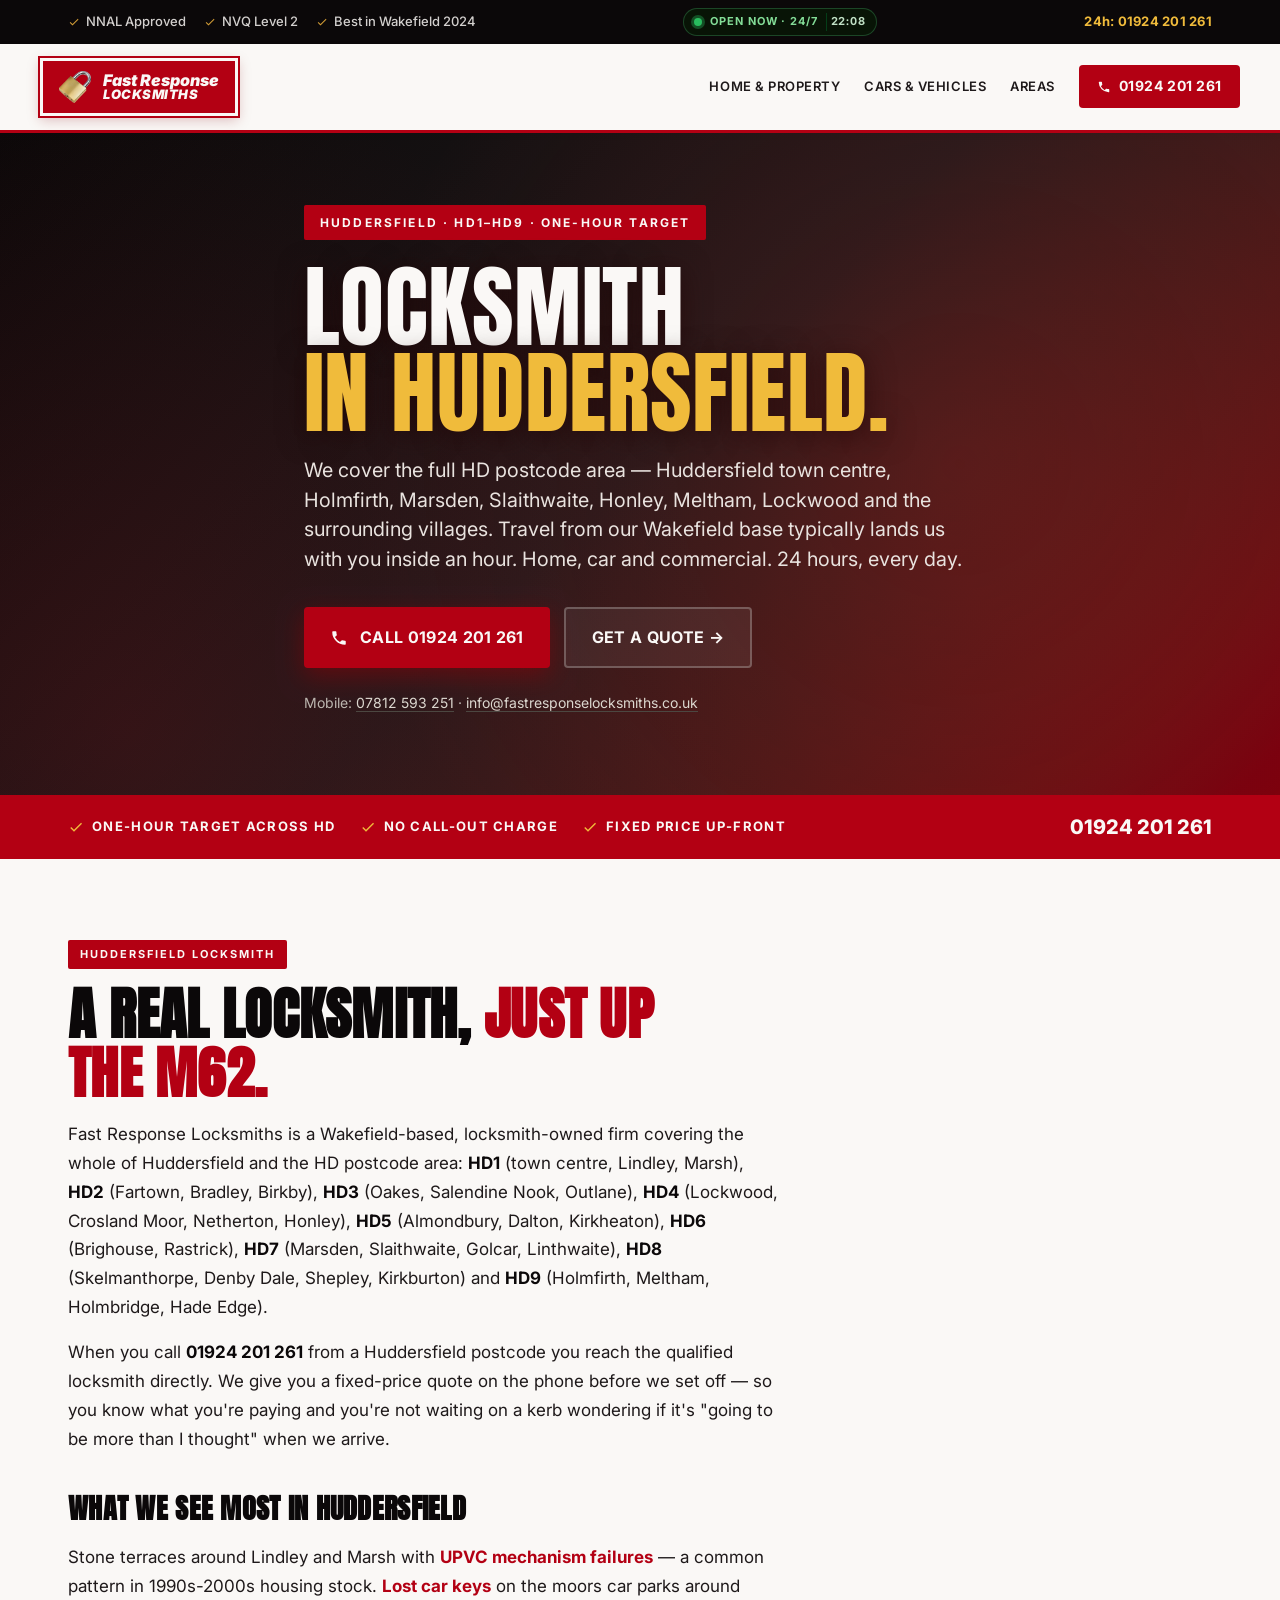
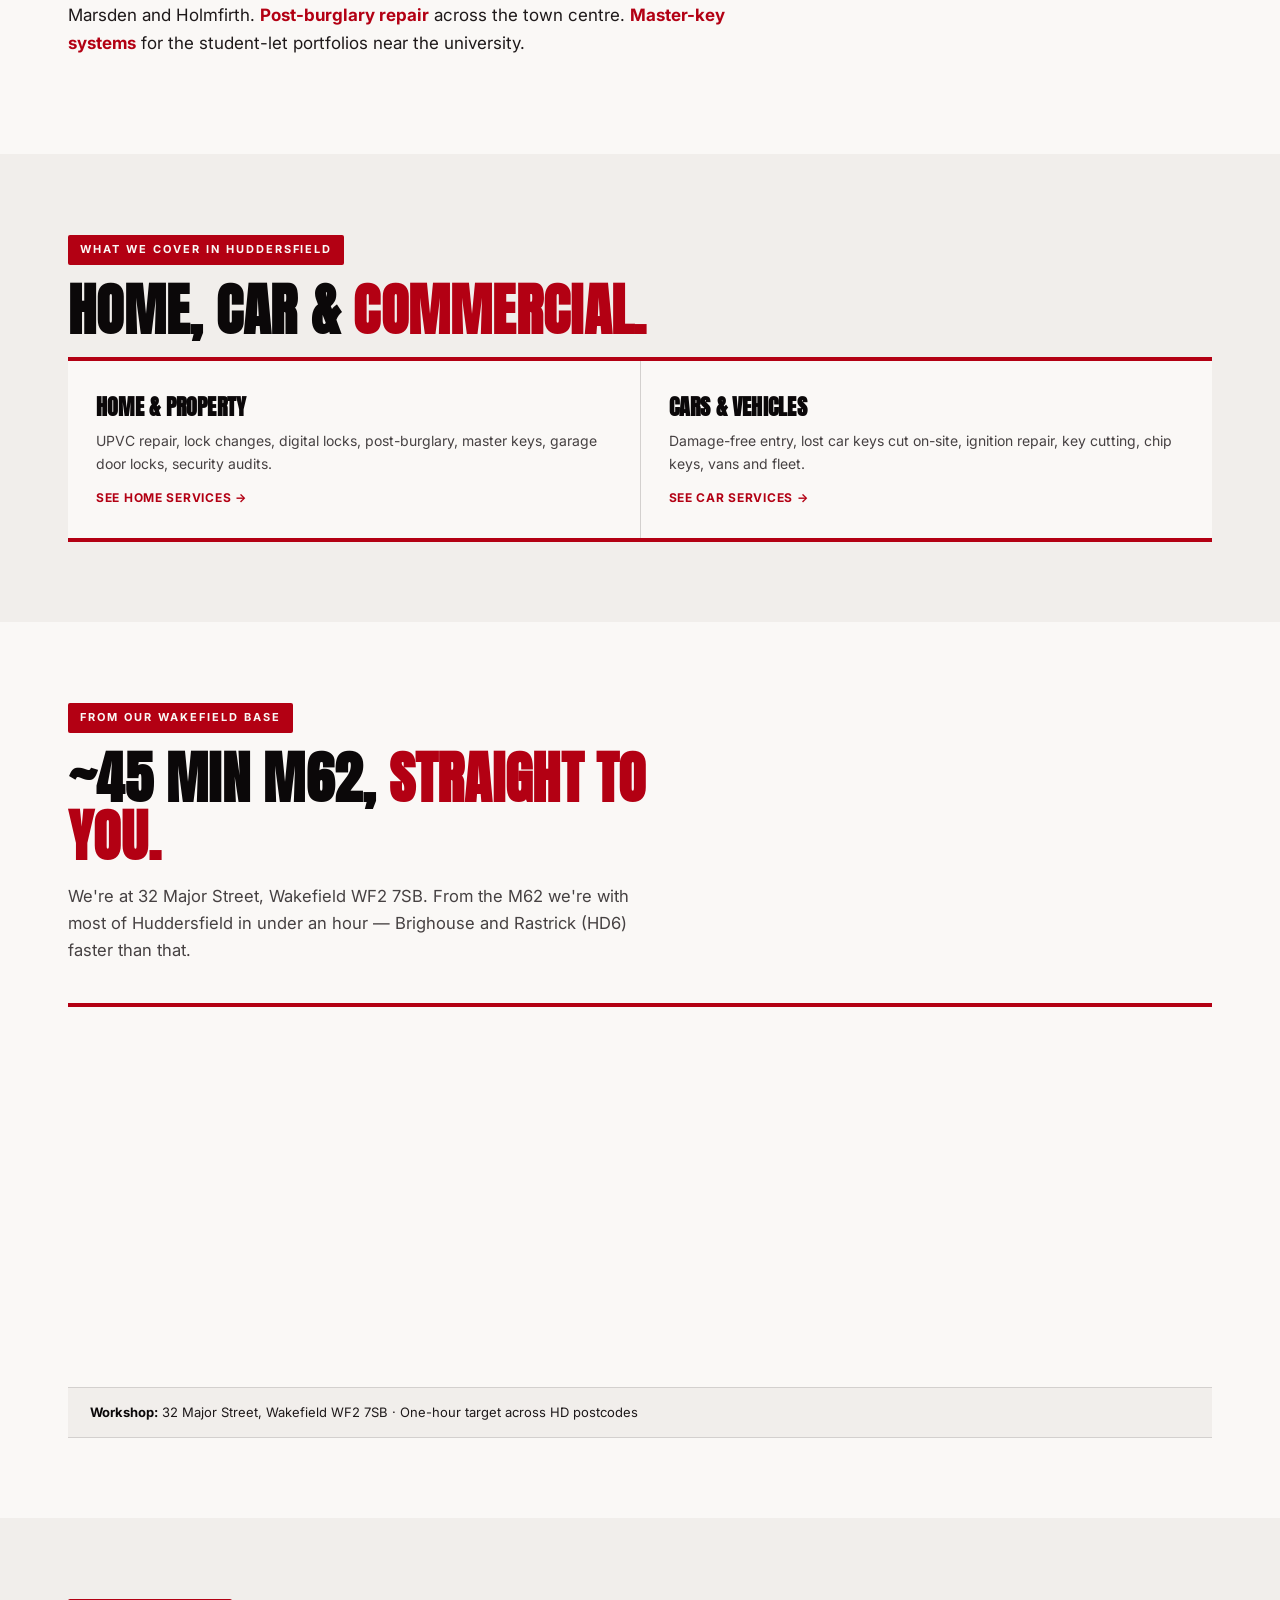
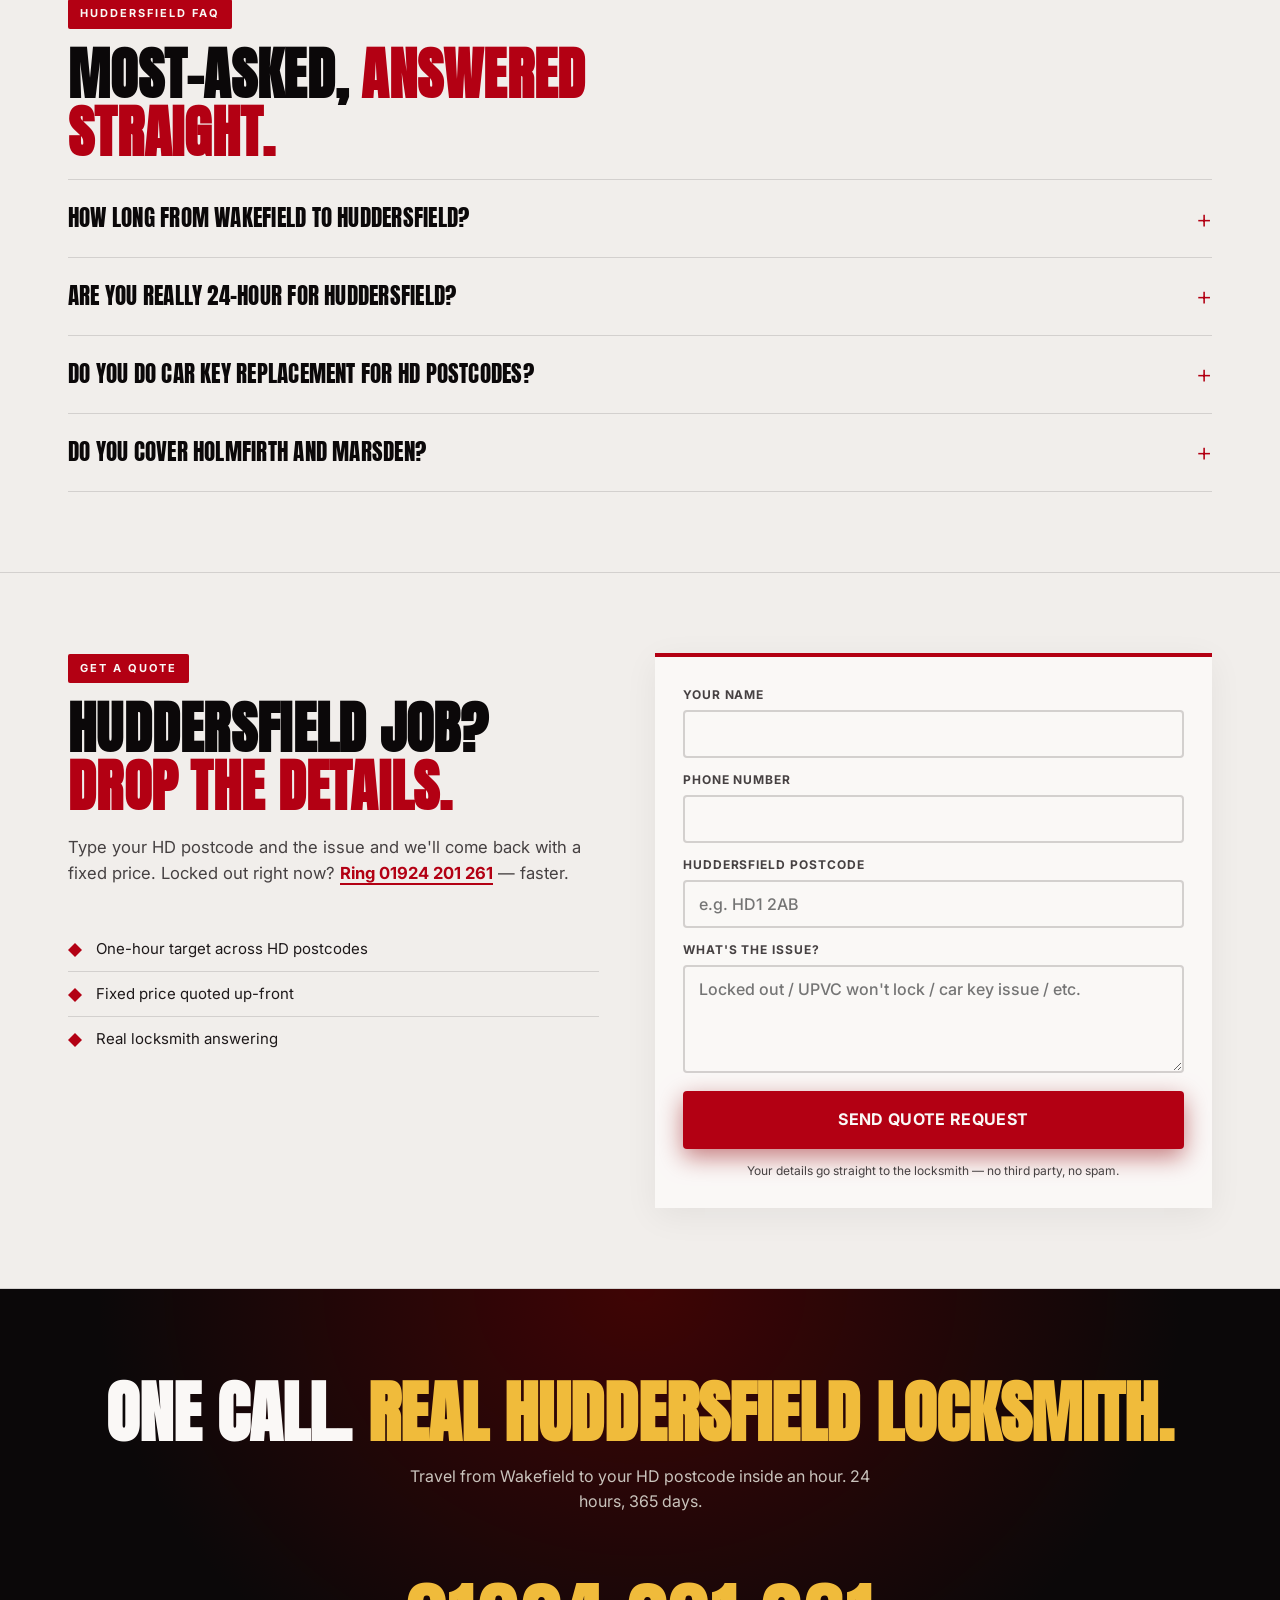
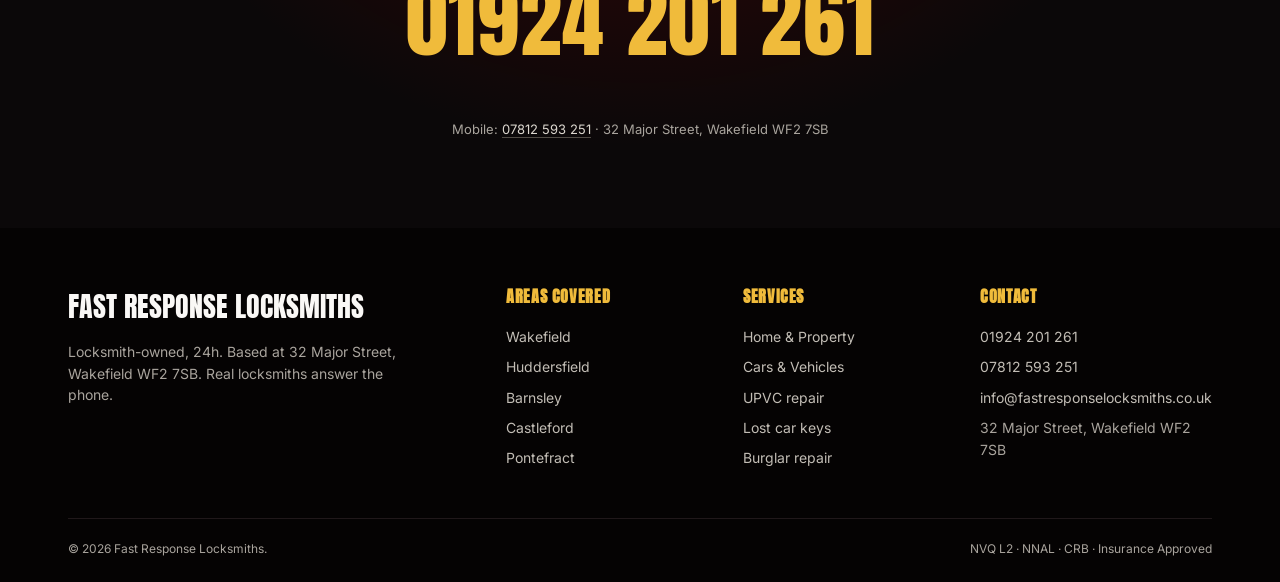
<file: huddersfield-locksmith/index.html>
<!DOCTYPE html>
<html lang="en-GB">
<head>
<meta charset="UTF-8">
<meta name="viewport" content="width=device-width, initial-scale=1, viewport-fit=cover">
<title>Locksmith Huddersfield · 24h home &amp; car locksmith HD1–HD9 · Fast Response Locksmiths</title>
<meta name="description" content="24-hour locksmith covering Huddersfield and the HD postcode area. Home, car and commercial work — UPVC repair, lock change, post-burglary, lost car keys cut on-site. Call 01924 201 261.">
<meta name="robots" content="index,follow,max-image-preview:large">
<link rel="canonical" href="https://ainjection.github.io/fastresponselocksmiths/huddersfield-locksmith/">
<meta property="og:title" content="Locksmith Huddersfield · Fast Response Locksmiths">
<meta property="og:description" content="24-hour locksmith covering Huddersfield. Home, car, commercial.">
<meta property="og:image" content="https://ainjection.github.io/fastresponselocksmiths/assets/og-huddersfield.png">
<meta name="theme-color" content="#b71823">
<link rel="preconnect" href="https://fonts.googleapis.com">
<link rel="preconnect" href="https://fonts.gstatic.com" crossorigin>
<link href="https://fonts.googleapis.com/css2?family=Anton&family=Inter:wght@400;500;600;700;800;900&display=swap" rel="stylesheet">
<link rel="stylesheet" href="../assets/site.css">
</head>
<body>
<a class="skip" href="#main">Skip to main content</a>

<div class="ribbon">
  <div class="container ribbon-inner">
    <div class="badges">
      <span><svg viewBox="0 0 24 24"><path d="M9 16.17L4.83 12l-1.42 1.41L9 19 21 7l-1.41-1.41L9 16.17z"/></svg> NNAL Approved</span>
      <span><svg viewBox="0 0 24 24"><path d="M9 16.17L4.83 12l-1.42 1.41L9 19 21 7l-1.41-1.41L9 16.17z"/></svg> NVQ Level 2</span>
      <span><svg viewBox="0 0 24 24"><path d="M9 16.17L4.83 12l-1.42 1.41L9 19 21 7l-1.41-1.41L9 16.17z"/></svg> Best in Wakefield 2024</span>
    </div>
    <div class="open-badge"><span class="open-dot"></span><span class="open-text">OPEN NOW · 24/7</span><span class="open-time" id="openTime"></span></div>
    <a href="tel:01924201261" class="phone">24h: 01924 201 261</a>
  </div>
</div>

<header class="topnav">
  <div class="container topnav-inner">
    <a href="/fastresponselocksmiths/" class="logo" aria-label="Fast Response Locksmiths home">
      <img src="../assets/padlock.png" alt="" class="logo-pad" loading="eager">
      <span class="logo-text"><span class="top">Fast Response</span><span class="bot">LOCKSMITHS</span></span>
    </a>
    <nav aria-label="Primary">
      <a href="/fastresponselocksmiths/home-locksmith/">Home &amp; Property</a>
      <a href="/fastresponselocksmiths/auto-locksmith/">Cars &amp; Vehicles</a>
      <a href="/fastresponselocksmiths/#coverage">Areas</a>
      <a href="tel:01924201261" class="call-pill">
        <svg viewBox="0 0 24 24" aria-hidden="true"><path d="M6.62 10.79a15.05 15.05 0 0 0 6.59 6.59l2.2-2.2a1 1 0 0 1 1.01-.24c1.12.37 2.33.57 3.58.57a1 1 0 0 1 1 1V20a1 1 0 0 1-1 1A17 17 0 0 1 3 4a1 1 0 0 1 1-1h3.5a1 1 0 0 1 1 1c0 1.25.2 2.46.57 3.58a1 1 0 0 1-.24 1.01l-2.2 2.2z"/></svg>
        01924 201 261
      </a>
    </nav>
  </div>
</header>

<main id="main">

<section class="hero">
  <div class="container">
    <div class="hero-content">
      <div class="hero-eyebrow">Huddersfield · HD1–HD9 · One-hour target</div>
      <h1><span class="stack">Locksmith</span><span class="stack red">in Huddersfield.</span></h1>
      <p class="hero-lede">We cover the full HD postcode area — Huddersfield town centre, Holmfirth, Marsden, Slaithwaite, Honley, Meltham, Lockwood and the surrounding villages. Travel from our Wakefield base typically lands us with you inside an hour. Home, car and commercial. 24 hours, every day.</p>
      <div class="hero-actions">
        <a class="btn btn-call" href="tel:01924201261">
          <svg viewBox="0 0 24 24" aria-hidden="true"><path d="M6.62 10.79a15.05 15.05 0 0 0 6.59 6.59l2.2-2.2a1 1 0 0 1 1.01-.24c1.12.37 2.33.57 3.58.57a1 1 0 0 1 1 1V20a1 1 0 0 1-1 1A17 17 0 0 1 3 4a1 1 0 0 1 1-1h3.5a1 1 0 0 1 1 1c0 1.25.2 2.46.57 3.58a1 1 0 0 1-.24 1.01l-2.2 2.2z"/></svg>
          Call 01924 201 261
        </a>
        <a class="btn btn-ghost" href="#quote">Get a quote →</a>
      </div>
      <div class="hero-aside">Mobile: <a href="tel:07812593251">07812 593 251</a> · <a href="mailto:info@fastresponselocksmiths.co.uk">info@fastresponselocksmiths.co.uk</a></div>
    </div>
  </div>
</section>

<div class="strap">
  <div class="container strap-inner">
    <div class="points">
      <span><svg viewBox="0 0 24 24"><path d="M9 16.17L4.83 12l-1.42 1.41L9 19 21 7l-1.41-1.41L9 16.17z"/></svg> One-hour target across HD</span>
      <span><svg viewBox="0 0 24 24"><path d="M9 16.17L4.83 12l-1.42 1.41L9 19 21 7l-1.41-1.41L9 16.17z"/></svg> No call-out charge</span>
      <span><svg viewBox="0 0 24 24"><path d="M9 16.17L4.83 12l-1.42 1.41L9 19 21 7l-1.41-1.41L9 16.17z"/></svg> Fixed price up-front</span>
    </div>
    <a class="phone-link" href="tel:01924201261">01924 201 261</a>
  </div>
</div>

<section class="block">
  <div class="container">
    <div class="sec-eyebrow">Huddersfield locksmith</div>
    <h2 class="sec-title">A real locksmith, <span class="red">just up the M62.</span></h2>
    <div class="body-text">
      <p>Fast Response Locksmiths is a Wakefield-based, locksmith-owned firm covering the whole of Huddersfield and the HD postcode area: <strong>HD1</strong> (town centre, Lindley, Marsh), <strong>HD2</strong> (Fartown, Bradley, Birkby), <strong>HD3</strong> (Oakes, Salendine Nook, Outlane), <strong>HD4</strong> (Lockwood, Crosland Moor, Netherton, Honley), <strong>HD5</strong> (Almondbury, Dalton, Kirkheaton), <strong>HD6</strong> (Brighouse, Rastrick), <strong>HD7</strong> (Marsden, Slaithwaite, Golcar, Linthwaite), <strong>HD8</strong> (Skelmanthorpe, Denby Dale, Shepley, Kirkburton) and <strong>HD9</strong> (Holmfirth, Meltham, Holmbridge, Hade Edge).</p>
      <p>When you call <strong>01924 201 261</strong> from a Huddersfield postcode you reach the qualified locksmith directly. We give you a fixed-price quote on the phone before we set off — so you know what you're paying and you're not waiting on a kerb wondering if it's "going to be more than I thought" when we arrive.</p>
      <h3>What we see most in Huddersfield</h3>
      <p>Stone terraces around Lindley and Marsh with <span class="em">UPVC mechanism failures</span> — a common pattern in 1990s-2000s housing stock. <span class="em">Lost car keys</span> on the moors car parks around Marsden and Holmfirth. <span class="em">Post-burglary repair</span> across the town centre. <span class="em">Master-key systems</span> for the student-let portfolios near the university.</p>
    </div>
  </div>
</section>

<section class="block" style="background: var(--paper-warm);">
  <div class="container">
    <div class="sec-eyebrow">What we cover in Huddersfield</div>
    <h2 class="sec-title">Home, car &amp; <span class="red">commercial.</span></h2>
    <div class="svc-grid">
      <a href="/fastresponselocksmiths/home-locksmith/"><h4>Home &amp; Property</h4><p>UPVC repair, lock changes, digital locks, post-burglary, master keys, garage door locks, security audits.</p><span class="more">See home services</span></a>
      <a href="/fastresponselocksmiths/auto-locksmith/"><h4>Cars &amp; Vehicles</h4><p>Damage-free entry, lost car keys cut on-site, ignition repair, key cutting, chip keys, vans and fleet.</p><span class="more">See car services</span></a>
    </div>
  </div>
</section>

<section class="block" id="coverage">
  <div class="container">
    <div class="sec-eyebrow">From our Wakefield base</div>
    <h2 class="sec-title">~45 min M62, <span class="red">straight to you.</span></h2>
    <p class="sec-lede">We're at 32 Major Street, Wakefield WF2 7SB. From the M62 we're with most of Huddersfield in under an hour — Brighouse and Rastrick (HD6) faster than that.</p>
    <div class="map-wrap">
      <iframe title="Fast Response Locksmiths, 32 Major Street, Wakefield WF2 7SB" src="https://www.google.com/maps?q=32+Major+Street+Wakefield+WF2+7SB&output=embed" width="100%" height="380" frameborder="0" style="border:0;" allowfullscreen loading="lazy" referrerpolicy="no-referrer-when-downgrade"></iframe>
      <div class="map-caption"><strong>Workshop:</strong> 32 Major Street, Wakefield WF2 7SB · One-hour target across HD postcodes</div>
    </div>
  </div>
</section>

<section class="block" style="background: var(--paper-warm);">
  <div class="container">
    <div class="sec-eyebrow">Huddersfield FAQ</div>
    <h2 class="sec-title">Most-asked, <span class="red">answered straight.</span></h2>
    <details class="faq-item"><summary>How long from Wakefield to Huddersfield?</summary><div class="ans">~45 minutes to HD1–HD3 (town centre / west), ~35 minutes to HD6 (Brighouse, Rastrick), ~60 minutes to the further villages (Holmfirth, Marsden). We'll give you the realistic ETA on the phone.</div></details>
    <details class="faq-item"><summary>Are you really 24-hour for Huddersfield?</summary><div class="ans">Yes. The same locksmith answers the phone at 3am as at 3pm and out-of-hours rates are not loaded. Same fixed-price-before-we-set-off rule applies.</div></details>
    <details class="faq-item"><summary>Do you do car key replacement for HD postcodes?</summary><div class="ans">Yes. We come to you with the cut + programming kit. Most cars done in 30–90 minutes on-site. Ring with the make, model and year for a fixed quote.</div></details>
    <details class="faq-item"><summary>Do you cover Holmfirth and Marsden?</summary><div class="ans">Yes — HD7 and HD9 are part of our normal route. Travel time is closer to an hour from Wakefield. We don't refuse jobs because of distance.</div></details>
  </div>
</section>

<section class="block quote-block" id="quote">
  <div class="container">
    <div class="quote-grid">
      <div class="quote-copy">
        <div class="sec-eyebrow">Get a quote</div>
        <h2 class="sec-title">Huddersfield job? <span class="red">Drop the details.</span></h2>
        <p class="sec-lede">Type your HD postcode and the issue and we'll come back with a fixed price. Locked out right now? <a href="tel:01924201261" style="color:var(--red); font-weight:700; border-bottom:2px solid var(--red);">Ring 01924&nbsp;201&nbsp;261</a> — faster.</p>
        <ul class="quote-checks">
          <li>One-hour target across HD postcodes</li>
          <li>Fixed price quoted up-front</li>
          <li>Real locksmith answering</li>
        </ul>
      </div>
      <form class="quote-form" action="https://formsubmit.co/info@fastresponselocksmiths.co.uk" method="POST">
        <input type="hidden" name="_subject" value="New Huddersfield quote request — fastresponselocksmiths">
        <input type="hidden" name="_template" value="table">
        <input type="hidden" name="_captcha" value="true">
        <input type="hidden" name="_next" value="https://ainjection.github.io/fastresponselocksmiths/huddersfield-locksmith/?sent=1">
        <input type="text" name="_honey" style="display:none" tabindex="-1" autocomplete="off">
        <label>Your name <input type="text" name="Name" required></label>
        <label>Phone number <input type="tel" name="Phone" required></label>
        <label>Huddersfield postcode <input type="text" name="Postcode" placeholder="e.g. HD1 2AB" autocomplete="postal-code" required></label>
        <label>What's the issue? <textarea name="Details" rows="4" required placeholder="Locked out / UPVC won't lock / car key issue / etc."></textarea></label>
        <button type="submit" class="btn btn-call">Send Quote Request</button>
        <p class="quote-foot">Your details go straight to the locksmith — no third party, no spam.</p>
      </form>
    </div>
  </div>
</section>

<section class="final" id="contact">
  <div class="container final-inner">
    <h2>One call. <span class="red">Real Huddersfield locksmith.</span></h2>
    <p>Travel from Wakefield to your HD postcode inside an hour. 24 hours, 365 days.</p>
    <a class="phone-big" href="tel:01924201261">01924 201 261</a>
    <small>Mobile: <a href="tel:07812593251">07812 593 251</a> · 32 Major Street, Wakefield WF2 7SB</small>
  </div>
</section>

</main>

<footer>
  <div class="container">
    <div class="foot-grid">
      <div>
        <div class="foot-brand">Fast Response Locksmiths</div>
        <p class="foot-desc">Locksmith-owned, 24h. Based at 32 Major Street, Wakefield WF2 7SB. Real locksmiths answer the phone.</p>
      </div>
      <div>
        <h4>Areas covered</h4>
        <ul>
          <li><a href="/fastresponselocksmiths/wakefield-locksmith/">Wakefield</a></li>
          <li><a href="/fastresponselocksmiths/huddersfield-locksmith/">Huddersfield</a></li>
          <li><a href="/fastresponselocksmiths/barnsley-locksmith/">Barnsley</a></li>
          <li><a href="/fastresponselocksmiths/castleford-locksmith/">Castleford</a></li>
          <li><a href="/fastresponselocksmiths/pontefract-locksmith/">Pontefract</a></li>
        </ul>
      </div>
      <div>
        <h4>Services</h4>
        <ul>
          <li><a href="/fastresponselocksmiths/home-locksmith/">Home &amp; Property</a></li>
          <li><a href="/fastresponselocksmiths/auto-locksmith/">Cars &amp; Vehicles</a></li>
          <li><a href="/fastresponselocksmiths/upvc-lock-repair/">UPVC repair</a></li>
          <li><a href="/fastresponselocksmiths/lost-car-keys-wakefield/">Lost car keys</a></li>
          <li><a href="/fastresponselocksmiths/burglar-repair-wakefield/">Burglar repair</a></li>
        </ul>
      </div>
      <div>
        <h4>Contact</h4>
        <ul>
          <li><a href="tel:01924201261">01924 201 261</a></li>
          <li><a href="tel:07812593251">07812 593 251</a></li>
          <li><a href="mailto:info@fastresponselocksmiths.co.uk">info@fastresponselocksmiths.co.uk</a></li>
          <li>32 Major Street, Wakefield WF2 7SB</li>
        </ul>
      </div>
    </div>
    <div class="foot-bottom">
      <span>© 2026 Fast Response Locksmiths.</span>
      <span>NVQ L2 · NNAL · CRB · Insurance Approved</span>
    </div>
  </div>
</footer>

<div class="actionbar">
  <div class="actionbar-inner">
    <a href="tel:01924201261" class="primary"><svg viewBox="0 0 24 24" aria-hidden="true"><path d="M6.62 10.79a15.05 15.05 0 0 0 6.59 6.59l2.2-2.2a1 1 0 0 1 1.01-.24c1.12.37 2.33.57 3.58.57a1 1 0 0 1 1 1V20a1 1 0 0 1-1 1A17 17 0 0 1 3 4a1 1 0 0 1 1-1h3.5a1 1 0 0 1 1 1c0 1.25.2 2.46.57 3.58a1 1 0 0 1-.24 1.01l-2.2 2.2z"/></svg>Call</a>
    <a href="sms:01924201261?&body=Hi%20from%20Huddersfield%2C%20I%20need%20help%20with%20"><svg viewBox="0 0 24 24" aria-hidden="true"><path d="M20 2H4c-1.1 0-2 .9-2 2v18l4-4h14c1.1 0 2-.9 2-2V4c0-1.1-.9-2-2-2zM6 9h12v2H6V9zm8 5H6v-2h8v2zm4-6H6V6h12v2z"/></svg>Text</a>
    <a href="#quote"><svg viewBox="0 0 24 24" aria-hidden="true"><path d="M14 2H6c-1.1 0-1.99.9-1.99 2L4 20c0 1.1.89 2 1.99 2H18c1.1 0 2-.9 2-2V8l-6-6zm2 16H8v-2h8v2zm0-4H8v-2h8v2zm-3-5V3.5L18.5 9H13z"/></svg>Quote</a>
  </div>
</div>

<script>
  (function liveTime(){ const el = document.getElementById('openTime'); if (!el) return; function tick(){ const d = new Date(); el.textContent = d.toLocaleTimeString('en-GB', { hour: '2-digit', minute: '2-digit', hour12: false }); } tick(); setInterval(tick, 30000); })();
</script>

<script type="application/ld+json">
{"@context":"https://schema.org","@graph":[
  {"@type":"WebPage","@id":"https://ainjection.github.io/fastresponselocksmiths/huddersfield-locksmith/","name":"Locksmith Huddersfield — Fast Response Locksmiths","description":"24-hour locksmith covering Huddersfield and the HD postcode area. Home, car and commercial.","isPartOf":{"@id":"https://ainjection.github.io/fastresponselocksmiths/#business"}},
  {"@type":"BreadcrumbList","itemListElement":[
    {"@type":"ListItem","position":1,"name":"Home","item":"https://ainjection.github.io/fastresponselocksmiths/"},
    {"@type":"ListItem","position":2,"name":"Locksmith Huddersfield","item":"https://ainjection.github.io/fastresponselocksmiths/huddersfield-locksmith/"}
  ]},
  {"@type":"Service","name":"Locksmith — Huddersfield","provider":{"@id":"https://ainjection.github.io/fastresponselocksmiths/#business"},"areaServed":{"@type":"City","name":"Huddersfield"},"description":"24-hour locksmith covering Huddersfield: HD1–HD9. Home, car and commercial."},
  {"@type":"FAQPage","mainEntity":[
    {"@type":"Question","name":"How long from Wakefield to Huddersfield?","acceptedAnswer":{"@type":"Answer","text":"~45 minutes to HD1–HD3 (town centre), ~35 minutes to HD6 (Brighouse, Rastrick), ~60 minutes to the further villages."}},
    {"@type":"Question","name":"Are you really 24-hour for Huddersfield?","acceptedAnswer":{"@type":"Answer","text":"Yes. The same locksmith answers the phone at 3am as at 3pm and out-of-hours rates are not loaded."}},
    {"@type":"Question","name":"Do you do car key replacement for HD postcodes?","acceptedAnswer":{"@type":"Answer","text":"Yes. We come to you with the cut and programming kit. Most cars done in 30–90 minutes on-site."}}
  ]}
]}
</script>

</body>
</html>
</file>
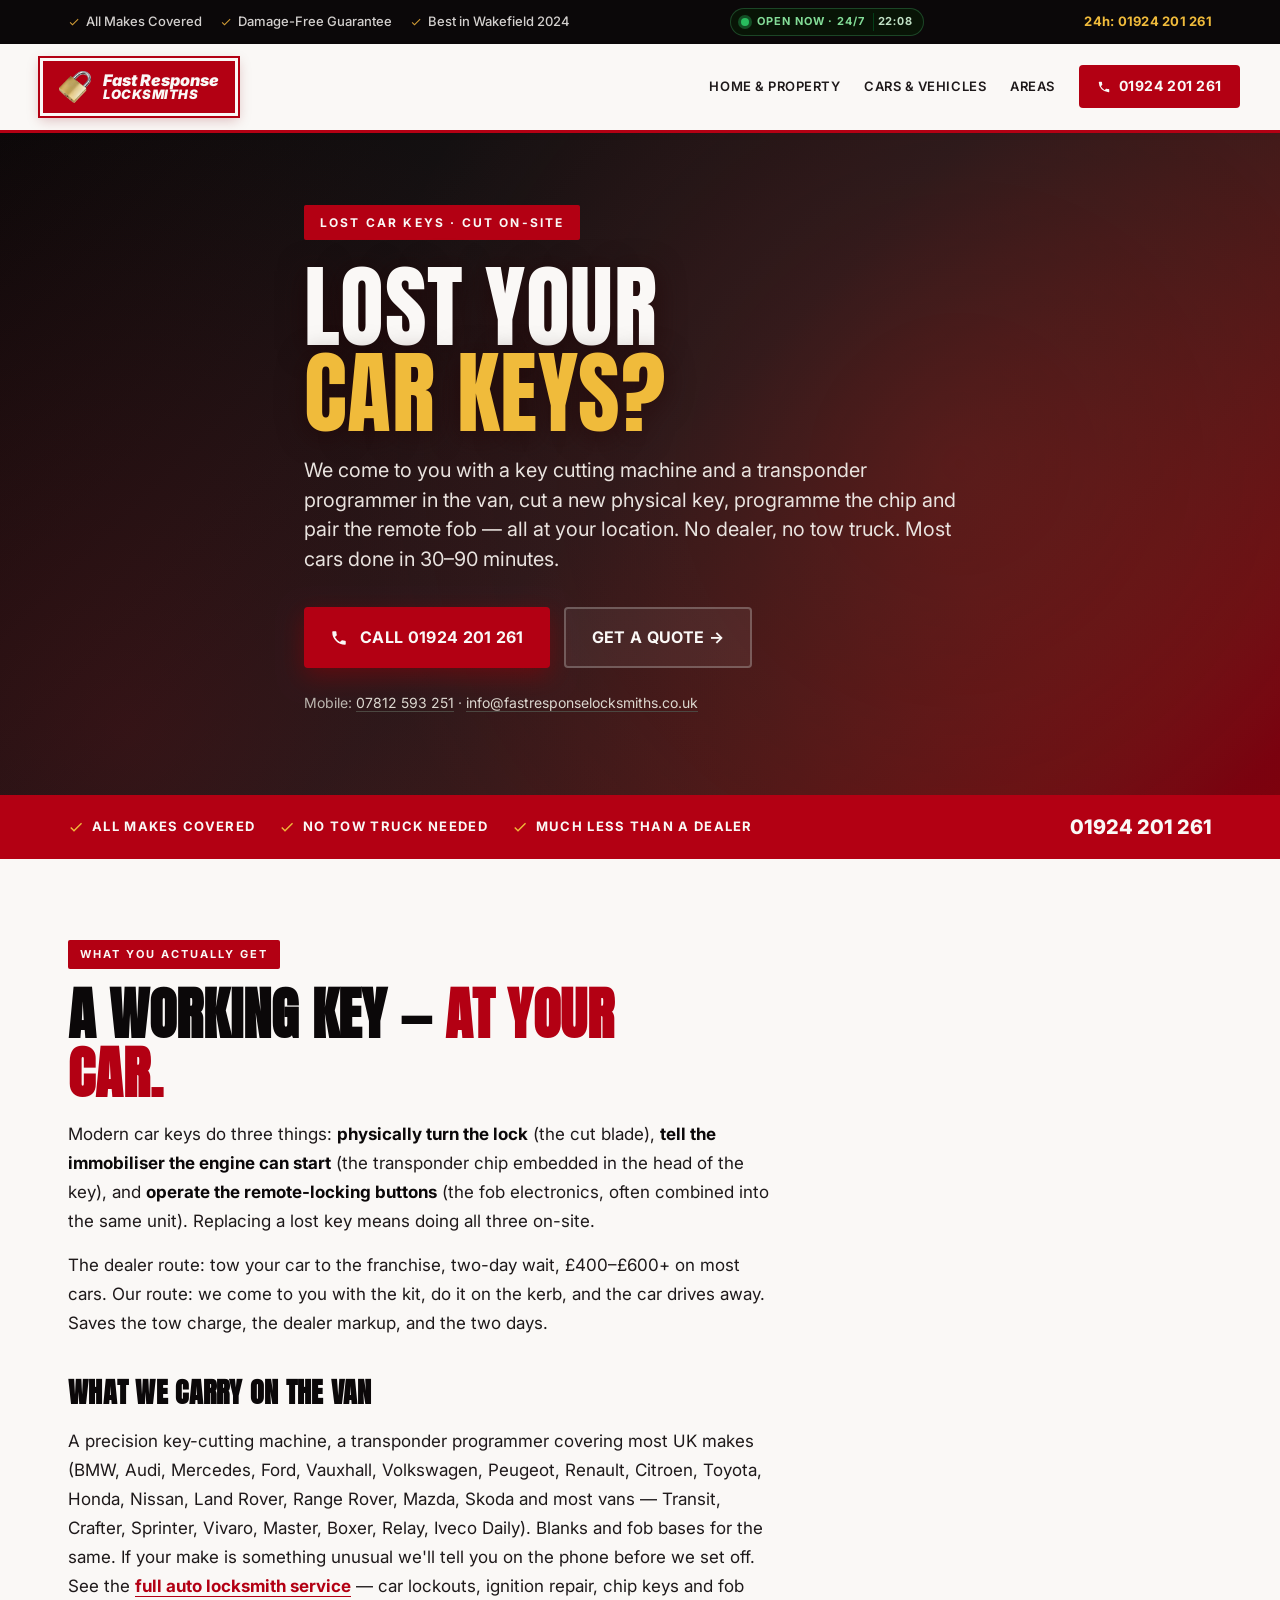
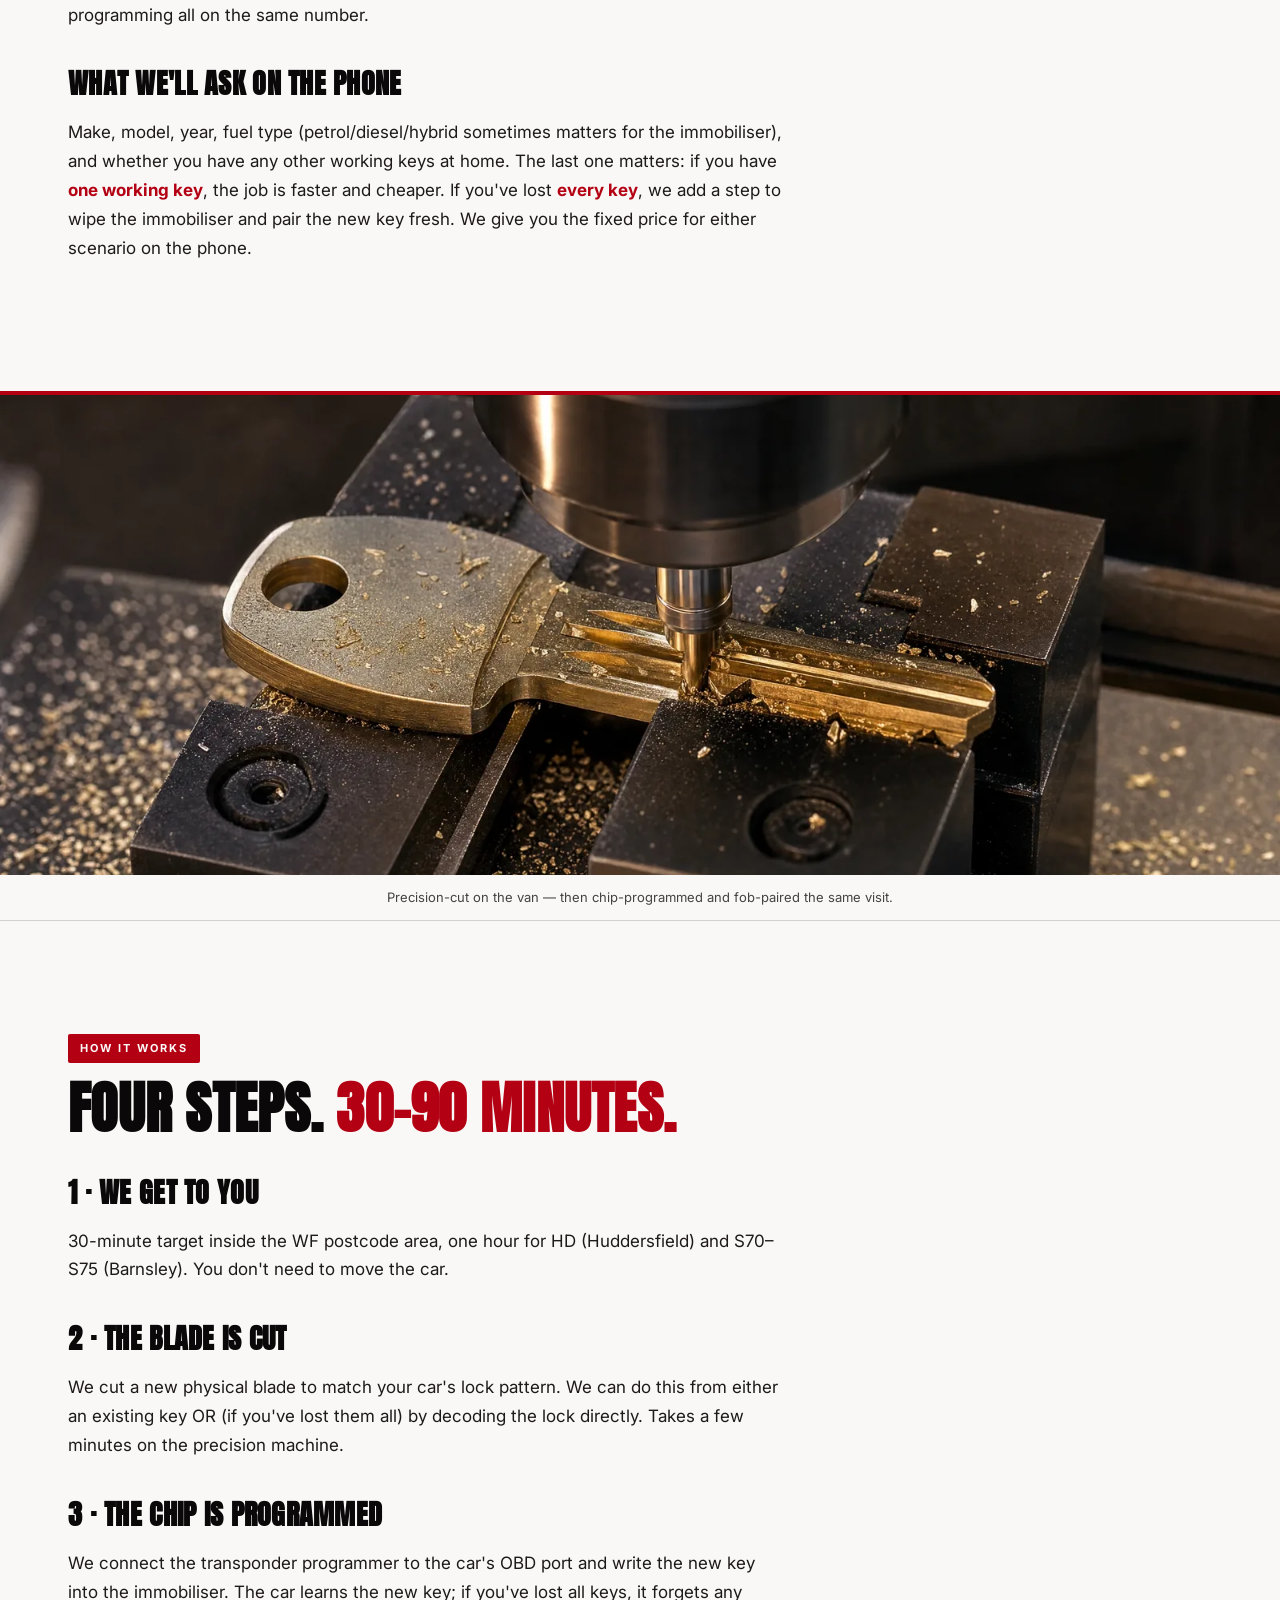
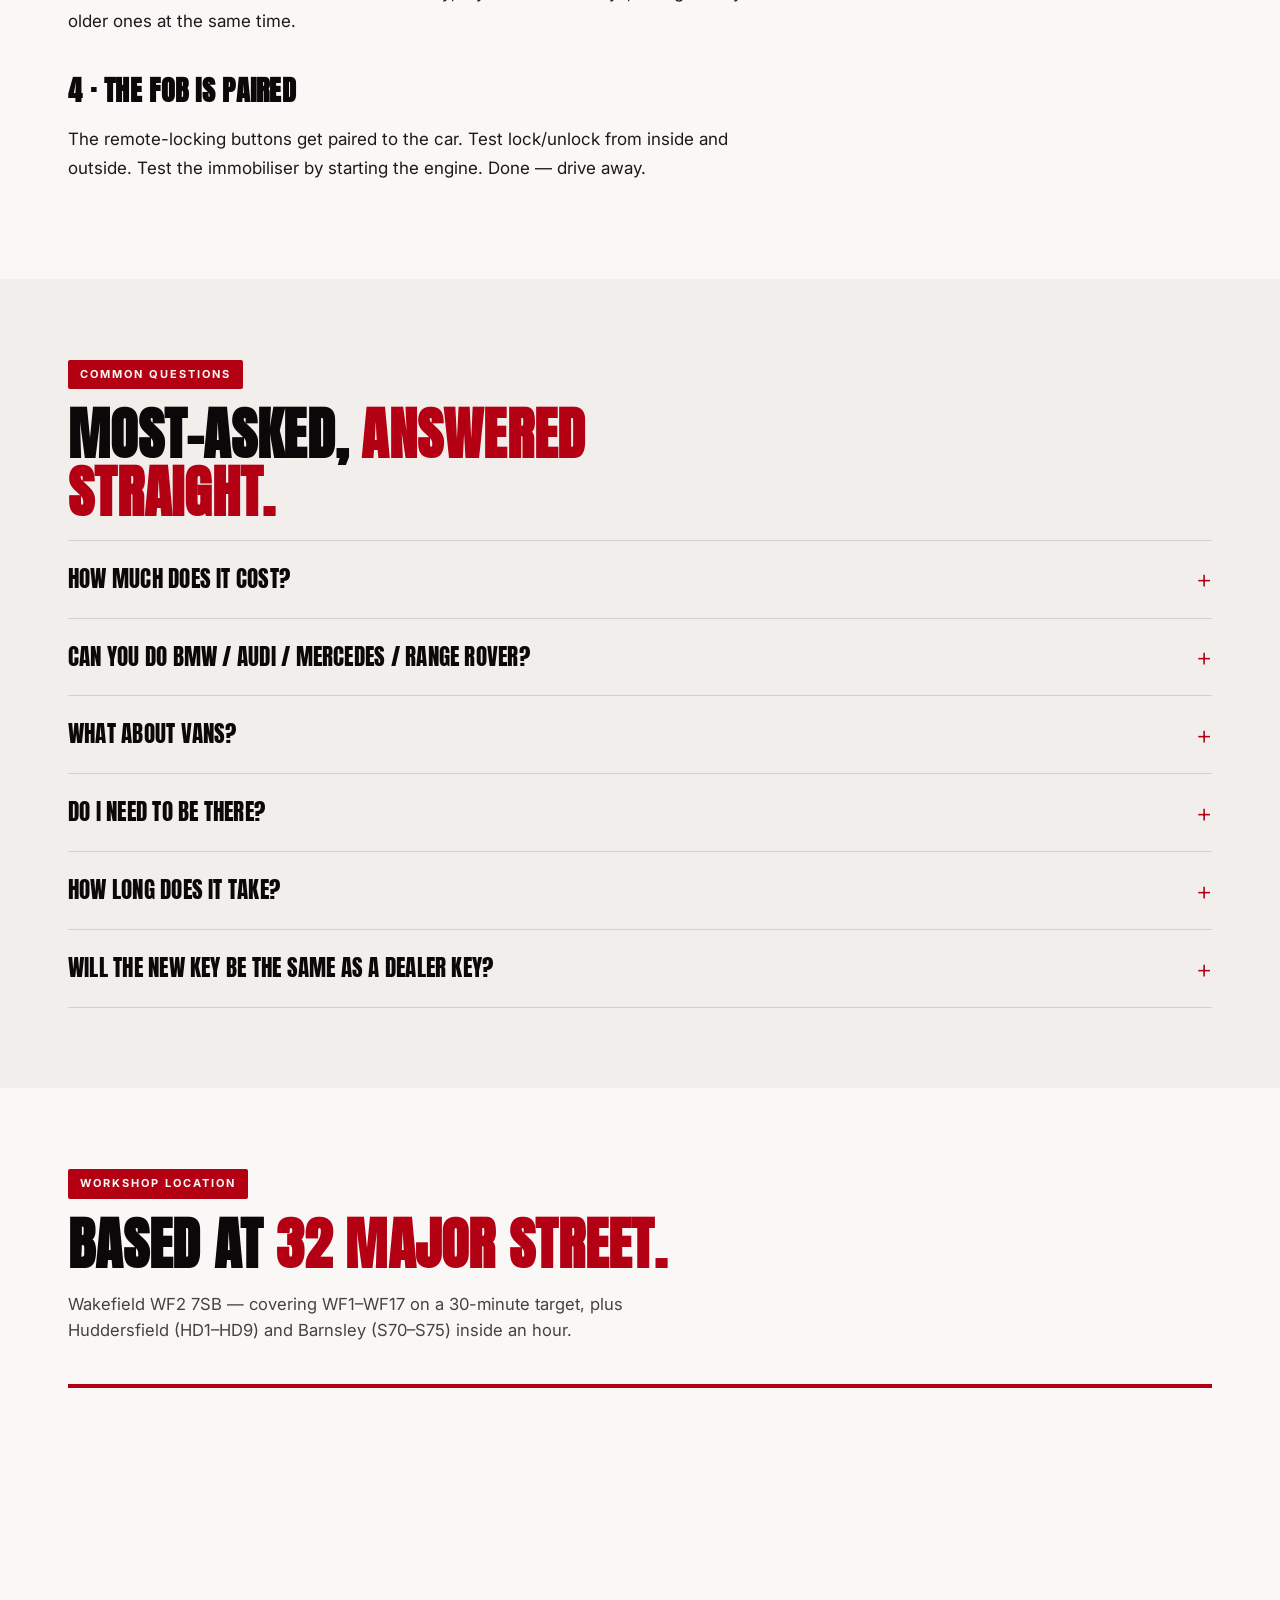
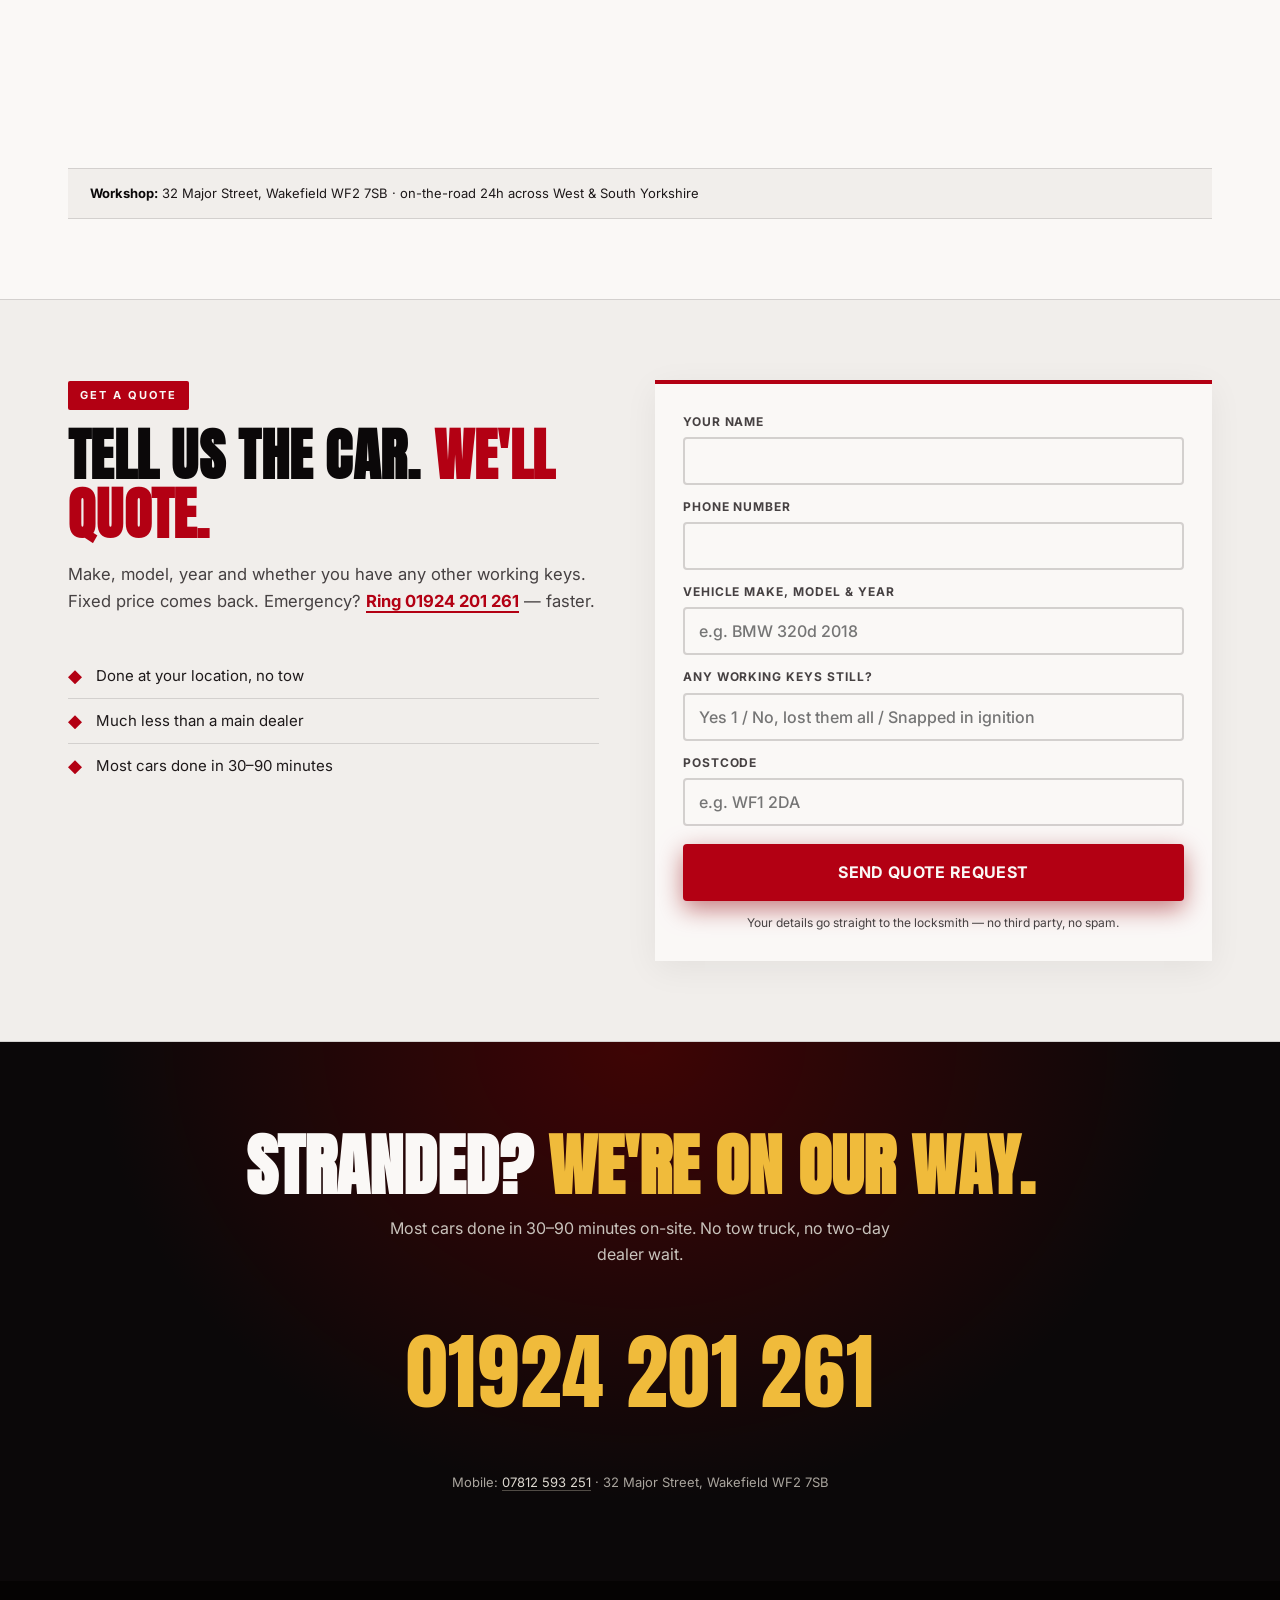
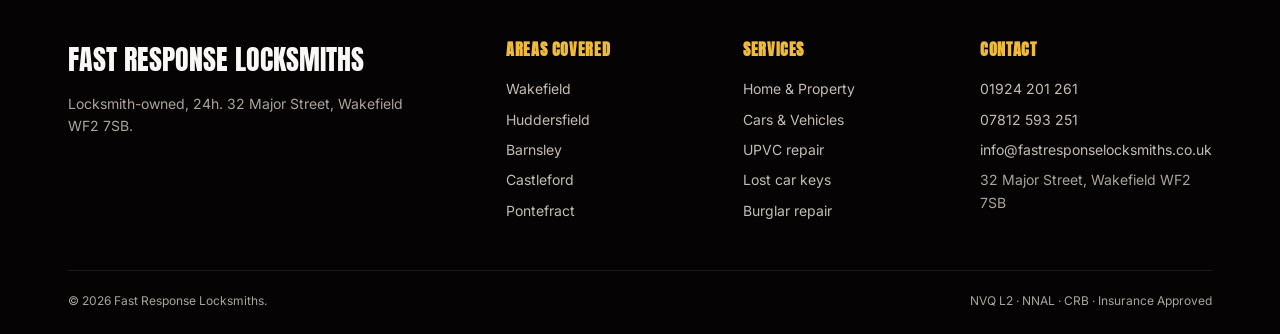
<file: lost-car-keys-wakefield/index.html>
<!DOCTYPE html>
<html lang="en-GB">
<head>
<meta charset="UTF-8">
<meta name="viewport" content="width=device-width, initial-scale=1, viewport-fit=cover">
<title>Lost Car Keys Wakefield · Cut &amp; programmed on-site · Fast Response Locksmiths</title>
<meta name="description" content="Lost your car keys? We cut a new key, programme the transponder and pair the fob — at your location. Most cars done in 30–90 minutes. Covers Wakefield, Huddersfield, Barnsley. Call 01924 201 261.">
<meta name="keywords" content="lost car keys Wakefield, car key replacement Wakefield, replace car key on-site, transponder programming Wakefield, BMW Audi Ford key replacement">
<meta name="robots" content="index,follow,max-image-preview:large">
<link rel="canonical" href="https://ainjection.github.io/fastresponselocksmiths/lost-car-keys-wakefield/">
<meta property="og:title" content="Lost Car Keys Wakefield · Fast Response Locksmiths">
<meta property="og:description" content="Cut, programmed and paired at your location. Saves a tow + dealer cost.">
<meta property="og:image" content="https://ainjection.github.io/fastresponselocksmiths/assets/og-lost-keys.png">
<meta name="theme-color" content="#b71823">
<link rel="preconnect" href="https://fonts.googleapis.com">
<link rel="preconnect" href="https://fonts.gstatic.com" crossorigin>
<link href="https://fonts.googleapis.com/css2?family=Anton&family=Inter:wght@400;500;600;700;800;900&display=swap" rel="stylesheet">
<link rel="stylesheet" href="../assets/site.css">
</head>
<body>
<a class="skip" href="#main">Skip to main content</a>

<div class="ribbon">
  <div class="container ribbon-inner">
    <div class="badges">
      <span><svg viewBox="0 0 24 24"><path d="M9 16.17L4.83 12l-1.42 1.41L9 19 21 7l-1.41-1.41L9 16.17z"/></svg> All Makes Covered</span>
      <span><svg viewBox="0 0 24 24"><path d="M9 16.17L4.83 12l-1.42 1.41L9 19 21 7l-1.41-1.41L9 16.17z"/></svg> Damage-Free Guarantee</span>
      <span><svg viewBox="0 0 24 24"><path d="M9 16.17L4.83 12l-1.42 1.41L9 19 21 7l-1.41-1.41L9 16.17z"/></svg> Best in Wakefield 2024</span>
    </div>
    <div class="open-badge"><span class="open-dot"></span><span class="open-text">OPEN NOW · 24/7</span><span class="open-time" id="openTime"></span></div>
    <a href="tel:01924201261" class="phone">24h: 01924 201 261</a>
  </div>
</div>

<header class="topnav">
  <div class="container topnav-inner">
    <a href="/fastresponselocksmiths/" class="logo" aria-label="Fast Response Locksmiths home">
      <img src="../assets/padlock.png" alt="" class="logo-pad" loading="eager">
      <span class="logo-text"><span class="top">Fast Response</span><span class="bot">LOCKSMITHS</span></span>
    </a>
    <nav aria-label="Primary">
      <a href="/fastresponselocksmiths/home-locksmith/">Home &amp; Property</a>
      <a href="/fastresponselocksmiths/auto-locksmith/">Cars &amp; Vehicles</a>
      <a href="/fastresponselocksmiths/#coverage">Areas</a>
      <a href="tel:01924201261" class="call-pill">
        <svg viewBox="0 0 24 24" aria-hidden="true"><path d="M6.62 10.79a15.05 15.05 0 0 0 6.59 6.59l2.2-2.2a1 1 0 0 1 1.01-.24c1.12.37 2.33.57 3.58.57a1 1 0 0 1 1 1V20a1 1 0 0 1-1 1A17 17 0 0 1 3 4a1 1 0 0 1 1-1h3.5a1 1 0 0 1 1 1c0 1.25.2 2.46.57 3.58a1 1 0 0 1-.24 1.01l-2.2 2.2z"/></svg>
        01924 201 261
      </a>
    </nav>
  </div>
</header>

<main id="main">

<section class="hero">
  <div class="container">
    <div class="hero-content">
      <div class="hero-eyebrow">Lost car keys · Cut on-site</div>
      <h1><span class="stack">Lost your</span><span class="stack red">car keys?</span></h1>
      <p class="hero-lede">We come to you with a key cutting machine and a transponder programmer in the van, cut a new physical key, programme the chip and pair the remote fob — all at your location. No dealer, no tow truck. Most cars done in 30–90 minutes.</p>
      <div class="hero-actions">
        <a class="btn btn-call" href="tel:01924201261">
          <svg viewBox="0 0 24 24" aria-hidden="true"><path d="M6.62 10.79a15.05 15.05 0 0 0 6.59 6.59l2.2-2.2a1 1 0 0 1 1.01-.24c1.12.37 2.33.57 3.58.57a1 1 0 0 1 1 1V20a1 1 0 0 1-1 1A17 17 0 0 1 3 4a1 1 0 0 1 1-1h3.5a1 1 0 0 1 1 1c0 1.25.2 2.46.57 3.58a1 1 0 0 1-.24 1.01l-2.2 2.2z"/></svg>
          Call 01924 201 261
        </a>
        <a class="btn btn-ghost" href="#quote">Get a quote →</a>
      </div>
      <div class="hero-aside">Mobile: <a href="tel:07812593251">07812 593 251</a> · <a href="mailto:info@fastresponselocksmiths.co.uk">info@fastresponselocksmiths.co.uk</a></div>
    </div>
  </div>
</section>

<div class="strap">
  <div class="container strap-inner">
    <div class="points">
      <span><svg viewBox="0 0 24 24"><path d="M9 16.17L4.83 12l-1.42 1.41L9 19 21 7l-1.41-1.41L9 16.17z"/></svg> All makes covered</span>
      <span><svg viewBox="0 0 24 24"><path d="M9 16.17L4.83 12l-1.42 1.41L9 19 21 7l-1.41-1.41L9 16.17z"/></svg> No tow truck needed</span>
      <span><svg viewBox="0 0 24 24"><path d="M9 16.17L4.83 12l-1.42 1.41L9 19 21 7l-1.41-1.41L9 16.17z"/></svg> Much less than a dealer</span>
    </div>
    <a class="phone-link" href="tel:01924201261">01924 201 261</a>
  </div>
</div>

<section class="block">
  <div class="container">
    <div class="sec-eyebrow">What you actually get</div>
    <h2 class="sec-title">A working key — <span class="red">at your car.</span></h2>
    <div class="body-text">
      <p>Modern car keys do three things: <strong>physically turn the lock</strong> (the cut blade), <strong>tell the immobiliser the engine can start</strong> (the transponder chip embedded in the head of the key), and <strong>operate the remote-locking buttons</strong> (the fob electronics, often combined into the same unit). Replacing a lost key means doing all three on-site.</p>
      <p>The dealer route: tow your car to the franchise, two-day wait, £400–£600+ on most cars. Our route: we come to you with the kit, do it on the kerb, and the car drives away. Saves the tow charge, the dealer markup, and the two days.</p>
      <h3>What we carry on the van</h3>
      <p>A precision key-cutting machine, a transponder programmer covering most UK makes (BMW, Audi, Mercedes, Ford, Vauxhall, Volkswagen, Peugeot, Renault, Citroen, Toyota, Honda, Nissan, Land Rover, Range Rover, Mazda, Skoda and most vans — Transit, Crafter, Sprinter, Vivaro, Master, Boxer, Relay, Iveco Daily). Blanks and fob bases for the same. If your make is something unusual we'll tell you on the phone before we set off. See the <a href="/fastresponselocksmiths/auto-locksmith/" style="color:var(--red); font-weight:700; border-bottom:1px solid var(--red);">full auto locksmith service</a> — car lockouts, ignition repair, chip keys and fob programming all on the same number.</p>
      <h3>What we'll ask on the phone</h3>
      <p>Make, model, year, fuel type (petrol/diesel/hybrid sometimes matters for the immobiliser), and whether you have any other working keys at home. The last one matters: if you have <span class="em">one working key</span>, the job is faster and cheaper. If you've lost <span class="em">every key</span>, we add a step to wipe the immobiliser and pair the new key fresh. We give you the fixed price for either scenario on the phone.</p>
    </div>
  </div>
</section>

<figure class="proof-img">
  <img src="../assets/gen-key-cutting.webp" alt="Brass car key blank being cut on a precision key cutting machine, fine metal shavings visible" loading="lazy">
  <figcaption style="text-align:center;">Precision-cut on the van — then chip-programmed and fob-paired the same visit.</figcaption>
</figure>

<section class="block">
  <div class="container">
    <div class="sec-eyebrow">How it works</div>
    <h2 class="sec-title">Four steps. <span class="red">30–90 minutes.</span></h2>
    <div class="body-text">
      <h3>1 · We get to you</h3>
      <p>30-minute target inside the WF postcode area, one hour for HD (Huddersfield) and S70–S75 (Barnsley). You don't need to move the car.</p>
      <h3>2 · The blade is cut</h3>
      <p>We cut a new physical blade to match your car's lock pattern. We can do this from either an existing key OR (if you've lost them all) by decoding the lock directly. Takes a few minutes on the precision machine.</p>
      <h3>3 · The chip is programmed</h3>
      <p>We connect the transponder programmer to the car's OBD port and write the new key into the immobiliser. The car learns the new key; if you've lost all keys, it forgets any older ones at the same time.</p>
      <h3>4 · The fob is paired</h3>
      <p>The remote-locking buttons get paired to the car. Test lock/unlock from inside and outside. Test the immobiliser by starting the engine. Done — drive away.</p>
    </div>
  </div>
</section>

<section class="block" style="background: var(--paper-warm);">
  <div class="container">
    <div class="sec-eyebrow">Common questions</div>
    <h2 class="sec-title">Most-asked, <span class="red">answered straight.</span></h2>
    <details class="faq-item"><summary>How much does it cost?</summary><div class="ans">Depends on make, model, year and whether you have any working keys left. Ring us with those details and we'll quote a fixed price on the phone before we set off — significantly less than a main dealer.</div></details>
    <details class="faq-item"><summary>Can you do BMW / Audi / Mercedes / Range Rover?</summary><div class="ans">Yes — these are routine for us. We have the programming kit and blanks. Specialist or very-new models (eg. some 2024+ vehicles) we'll confirm on the phone before setting off.</div></details>
    <details class="faq-item"><summary>What about vans?</summary><div class="ans">Yes — Ford Transit, VW Crafter, Mercedes Sprinter, Vauxhall Vivaro, Renault Master, Peugeot Boxer, Citroen Relay, Iveco Daily and most others. We do fleet keys for several Wakefield-area companies.</div></details>
    <details class="faq-item"><summary>Do I need to be there?</summary><div class="ans">Yes — we need access to the vehicle and you'll need to bring documentation (V5C log book + your ID) so we can confirm you own the car. This is standard practice and stops keys being made for cars that aren't yours.</div></details>
    <details class="faq-item"><summary>How long does it take?</summary><div class="ans">30–90 minutes on-site for most cars. Quicker if you have an existing working key. Longer for some specialist or older vehicles where the immobiliser is more involved.</div></details>
    <details class="faq-item"><summary>Will the new key be the same as a dealer key?</summary><div class="ans">Functionally identical. Cuts to OEM specification, transponder writes to OEM standard, fob pairs as factory. The plastic head may say "blank" rather than the manufacturer logo — if cosmetic matters we can source an OEM-look blank for a small extra cost.</div></details>
  </div>
</section>

<section class="block" id="coverage" style="background: var(--paper);">
  <div class="container">
    <div class="sec-eyebrow">Workshop location</div>
    <h2 class="sec-title">Based at <span class="red">32 Major Street.</span></h2>
    <p class="sec-lede">Wakefield WF2 7SB — covering WF1–WF17 on a 30-minute target, plus Huddersfield (HD1–HD9) and Barnsley (S70–S75) inside an hour.</p>
    <div class="map-wrap">
      <iframe title="Fast Response Locksmiths, 32 Major Street, Wakefield WF2 7SB" src="https://www.google.com/maps?q=32+Major+Street+Wakefield+WF2+7SB&output=embed" width="100%" height="380" frameborder="0" style="border:0;" allowfullscreen loading="lazy" referrerpolicy="no-referrer-when-downgrade"></iframe>
      <div class="map-caption"><strong>Workshop:</strong> 32 Major Street, Wakefield WF2 7SB · on-the-road 24h across West &amp; South Yorkshire</div>
    </div>
  </div>
</section>

<section class="block quote-block" id="quote">
  <div class="container">
    <div class="quote-grid">
      <div class="quote-copy">
        <div class="sec-eyebrow">Get a quote</div>
        <h2 class="sec-title">Tell us the car. <span class="red">We'll quote.</span></h2>
        <p class="sec-lede">Make, model, year and whether you have any other working keys. Fixed price comes back. Emergency? <a href="tel:01924201261" style="color:var(--red); font-weight:700; border-bottom:2px solid var(--red);">Ring 01924&nbsp;201&nbsp;261</a> — faster.</p>
        <ul class="quote-checks">
          <li>Done at your location, no tow</li>
          <li>Much less than a main dealer</li>
          <li>Most cars done in 30–90 minutes</li>
        </ul>
      </div>
      <form class="quote-form" action="https://formsubmit.co/info@fastresponselocksmiths.co.uk" method="POST">
        <input type="hidden" name="_subject" value="New lost-keys quote request — fastresponselocksmiths">
        <input type="hidden" name="_template" value="table">
        <input type="hidden" name="_captcha" value="true">
        <input type="hidden" name="_next" value="https://ainjection.github.io/fastresponselocksmiths/lost-car-keys-wakefield/?sent=1">
        <input type="text" name="_honey" style="display:none" tabindex="-1" autocomplete="off">
        <label>Your name <input type="text" name="Name" required></label>
        <label>Phone number <input type="tel" name="Phone" required></label>
        <label>Vehicle make, model &amp; year <input type="text" name="Vehicle" placeholder="e.g. BMW 320d 2018" required></label>
        <label>Any working keys still? <input type="text" name="Working" placeholder="Yes 1 / No, lost them all / Snapped in ignition" required></label>
        <label>Postcode <input type="text" name="Postcode" placeholder="e.g. WF1 2DA" autocomplete="postal-code" required></label>
        <button type="submit" class="btn btn-call">Send Quote Request</button>
        <p class="quote-foot">Your details go straight to the locksmith — no third party, no spam.</p>
      </form>
    </div>
  </div>
</section>

<section class="final" id="contact">
  <div class="container final-inner">
    <h2>Stranded? <span class="red">We're on our way.</span></h2>
    <p>Most cars done in 30–90 minutes on-site. No tow truck, no two-day dealer wait.</p>
    <a class="phone-big" href="tel:01924201261">01924 201 261</a>
    <small>Mobile: <a href="tel:07812593251">07812 593 251</a> · 32 Major Street, Wakefield WF2 7SB</small>
  </div>
</section>

</main>

<footer>
  <div class="container">
    <div class="foot-grid">
      <div>
        <div class="foot-brand">Fast Response Locksmiths</div>
        <p class="foot-desc">Locksmith-owned, 24h. 32 Major Street, Wakefield WF2 7SB.</p>
      </div>
      <div>
        <h4>Areas covered</h4>
        <ul>
          <li><a href="/fastresponselocksmiths/wakefield-locksmith/">Wakefield</a></li>
          <li><a href="/fastresponselocksmiths/huddersfield-locksmith/">Huddersfield</a></li>
          <li><a href="/fastresponselocksmiths/barnsley-locksmith/">Barnsley</a></li>
          <li><a href="/fastresponselocksmiths/castleford-locksmith/">Castleford</a></li>
          <li><a href="/fastresponselocksmiths/pontefract-locksmith/">Pontefract</a></li>
        </ul>
      </div>
      <div>
        <h4>Services</h4>
        <ul>
          <li><a href="/fastresponselocksmiths/home-locksmith/">Home &amp; Property</a></li>
          <li><a href="/fastresponselocksmiths/auto-locksmith/">Cars &amp; Vehicles</a></li>
          <li><a href="/fastresponselocksmiths/upvc-lock-repair/">UPVC repair</a></li>
          <li><a href="/fastresponselocksmiths/lost-car-keys-wakefield/">Lost car keys</a></li>
          <li><a href="/fastresponselocksmiths/burglar-repair-wakefield/">Burglar repair</a></li>
        </ul>
      </div>
      <div>
        <h4>Contact</h4>
        <ul>
          <li><a href="tel:01924201261">01924 201 261</a></li>
          <li><a href="tel:07812593251">07812 593 251</a></li>
          <li><a href="mailto:info@fastresponselocksmiths.co.uk">info@fastresponselocksmiths.co.uk</a></li>
          <li>32 Major Street, Wakefield WF2 7SB</li>
        </ul>
      </div>
    </div>
    <div class="foot-bottom">
      <span>© 2026 Fast Response Locksmiths.</span>
      <span>NVQ L2 · NNAL · CRB · Insurance Approved</span>
    </div>
  </div>
</footer>

<div class="actionbar">
  <div class="actionbar-inner">
    <a href="tel:01924201261" class="primary"><svg viewBox="0 0 24 24" aria-hidden="true"><path d="M6.62 10.79a15.05 15.05 0 0 0 6.59 6.59l2.2-2.2a1 1 0 0 1 1.01-.24c1.12.37 2.33.57 3.58.57a1 1 0 0 1 1 1V20a1 1 0 0 1-1 1A17 17 0 0 1 3 4a1 1 0 0 1 1-1h3.5a1 1 0 0 1 1 1c0 1.25.2 2.46.57 3.58a1 1 0 0 1-.24 1.01l-2.2 2.2z"/></svg>Call</a>
    <a href="sms:01924201261?&body=Hi%2C%20I%27ve%20lost%20car%20keys%20"><svg viewBox="0 0 24 24" aria-hidden="true"><path d="M20 2H4c-1.1 0-2 .9-2 2v18l4-4h14c1.1 0 2-.9 2-2V4c0-1.1-.9-2-2-2zM6 9h12v2H6V9zm8 5H6v-2h8v2zm4-6H6V6h12v2z"/></svg>Text</a>
    <a href="#quote"><svg viewBox="0 0 24 24" aria-hidden="true"><path d="M14 2H6c-1.1 0-1.99.9-1.99 2L4 20c0 1.1.89 2 1.99 2H18c1.1 0 2-.9 2-2V8l-6-6zm2 16H8v-2h8v2zm0-4H8v-2h8v2zm-3-5V3.5L18.5 9H13z"/></svg>Quote</a>
  </div>
</div>

<script>
  (function liveTime(){ const el = document.getElementById('openTime'); if (!el) return; function tick(){ const d = new Date(); el.textContent = d.toLocaleTimeString('en-GB', { hour: '2-digit', minute: '2-digit', hour12: false }); } tick(); setInterval(tick, 30000); })();
</script>

<script type="application/ld+json">
{"@context":"https://schema.org","@graph":[
  {"@type":"WebPage","@id":"https://ainjection.github.io/fastresponselocksmiths/lost-car-keys-wakefield/","name":"Lost Car Keys Wakefield — Fast Response Locksmiths","description":"Lost car key replacement cut, programmed and paired at your location across Wakefield, Huddersfield and Barnsley.","isPartOf":{"@id":"https://ainjection.github.io/fastresponselocksmiths/#business"}},
  {"@type":"BreadcrumbList","itemListElement":[
    {"@type":"ListItem","position":1,"name":"Home","item":"https://ainjection.github.io/fastresponselocksmiths/"},
    {"@type":"ListItem","position":2,"name":"Lost Car Keys Wakefield","item":"https://ainjection.github.io/fastresponselocksmiths/lost-car-keys-wakefield/"}
  ]},
  {"@type":"Service","name":"Lost Car Keys — Cut & Programmed On-Site","provider":{"@id":"https://ainjection.github.io/fastresponselocksmiths/#business"},"areaServed":"Wakefield, Huddersfield, Barnsley","description":"Lost car key replacement cut, transponder programmed and fob paired at your location."},
  {"@type":"FAQPage","mainEntity":[
    {"@type":"Question","name":"Can you do BMW / Audi / Mercedes / Range Rover?","acceptedAnswer":{"@type":"Answer","text":"Yes — these are routine. We have the programming kit and blanks for the vast majority of UK makes including German prestige."}},
    {"@type":"Question","name":"How long does it take?","acceptedAnswer":{"@type":"Answer","text":"30–90 minutes on-site for most cars. Quicker with an existing working key."}},
    {"@type":"Question","name":"Do I need V5C documentation?","acceptedAnswer":{"@type":"Answer","text":"Yes — we need to confirm you own the car. Bring the V5C log book and photo ID."}}
  ]}
]}
</script>

</body>
</html>
</file>
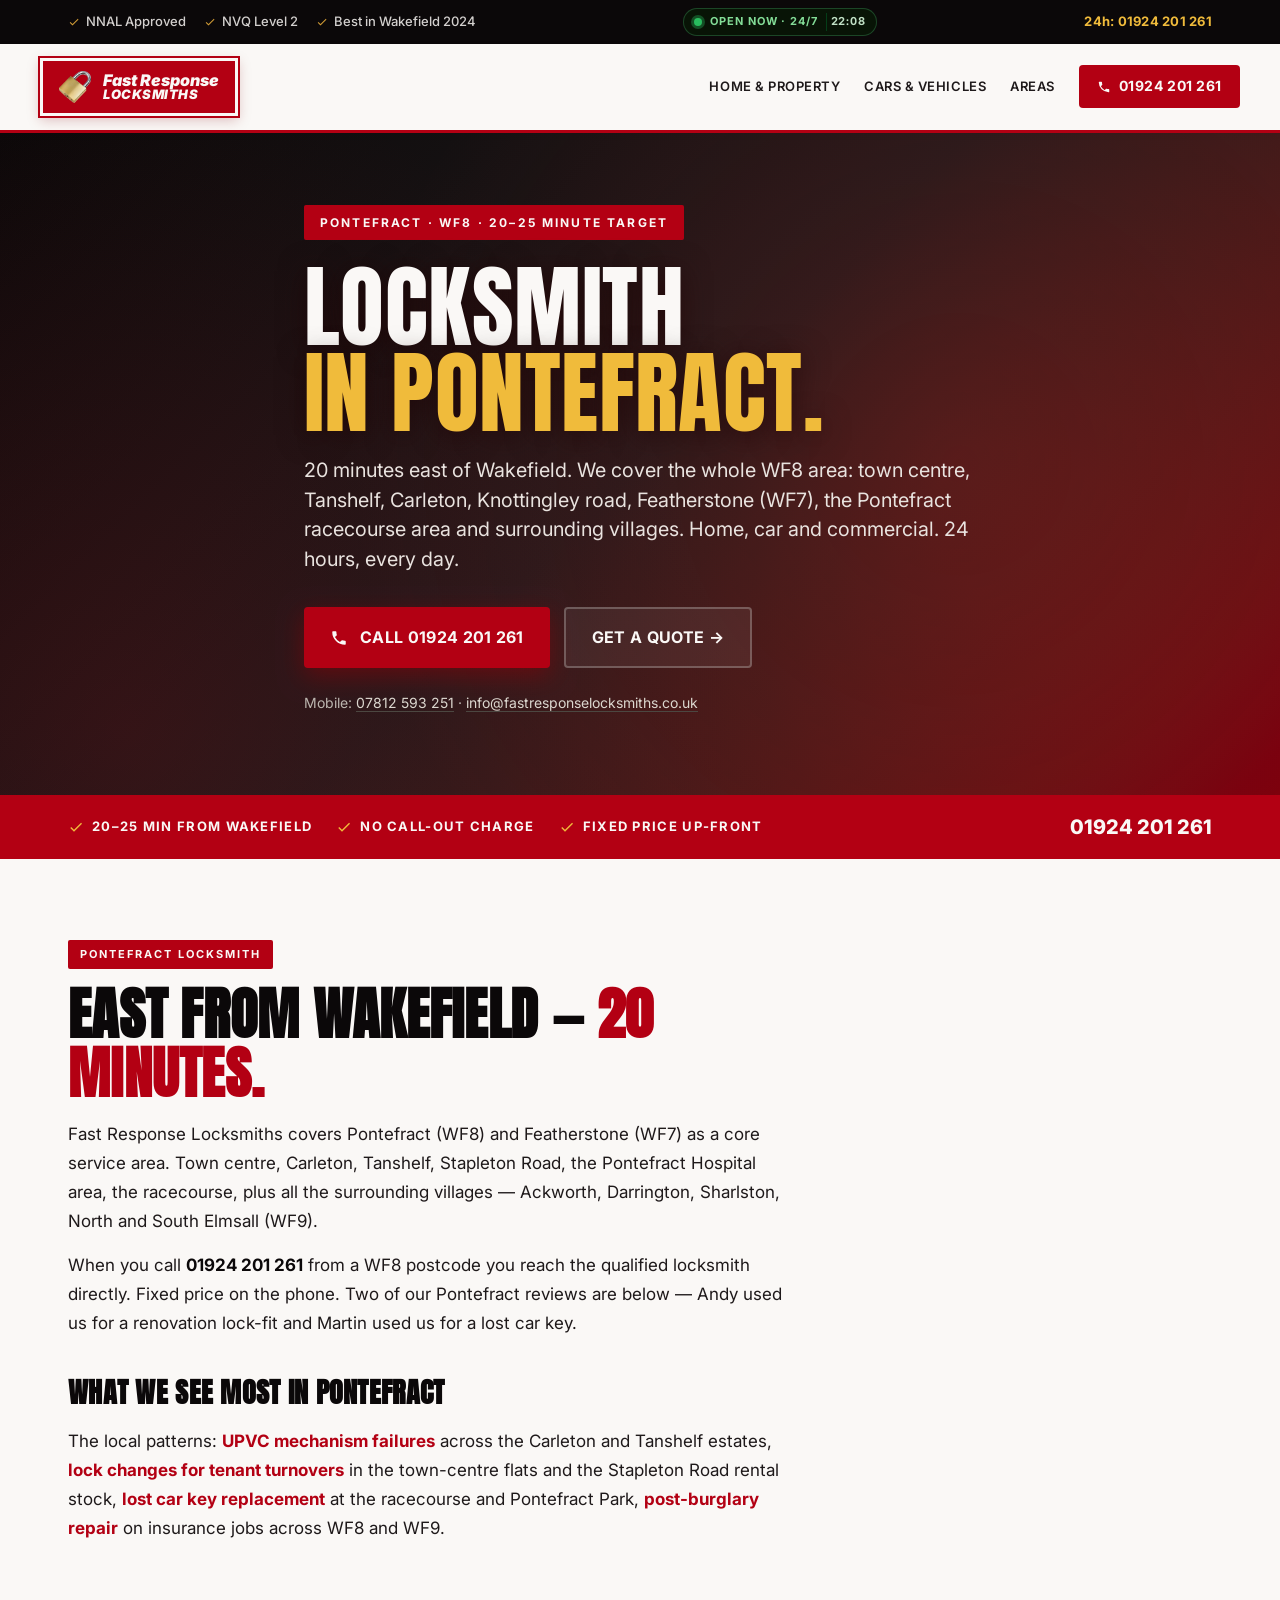
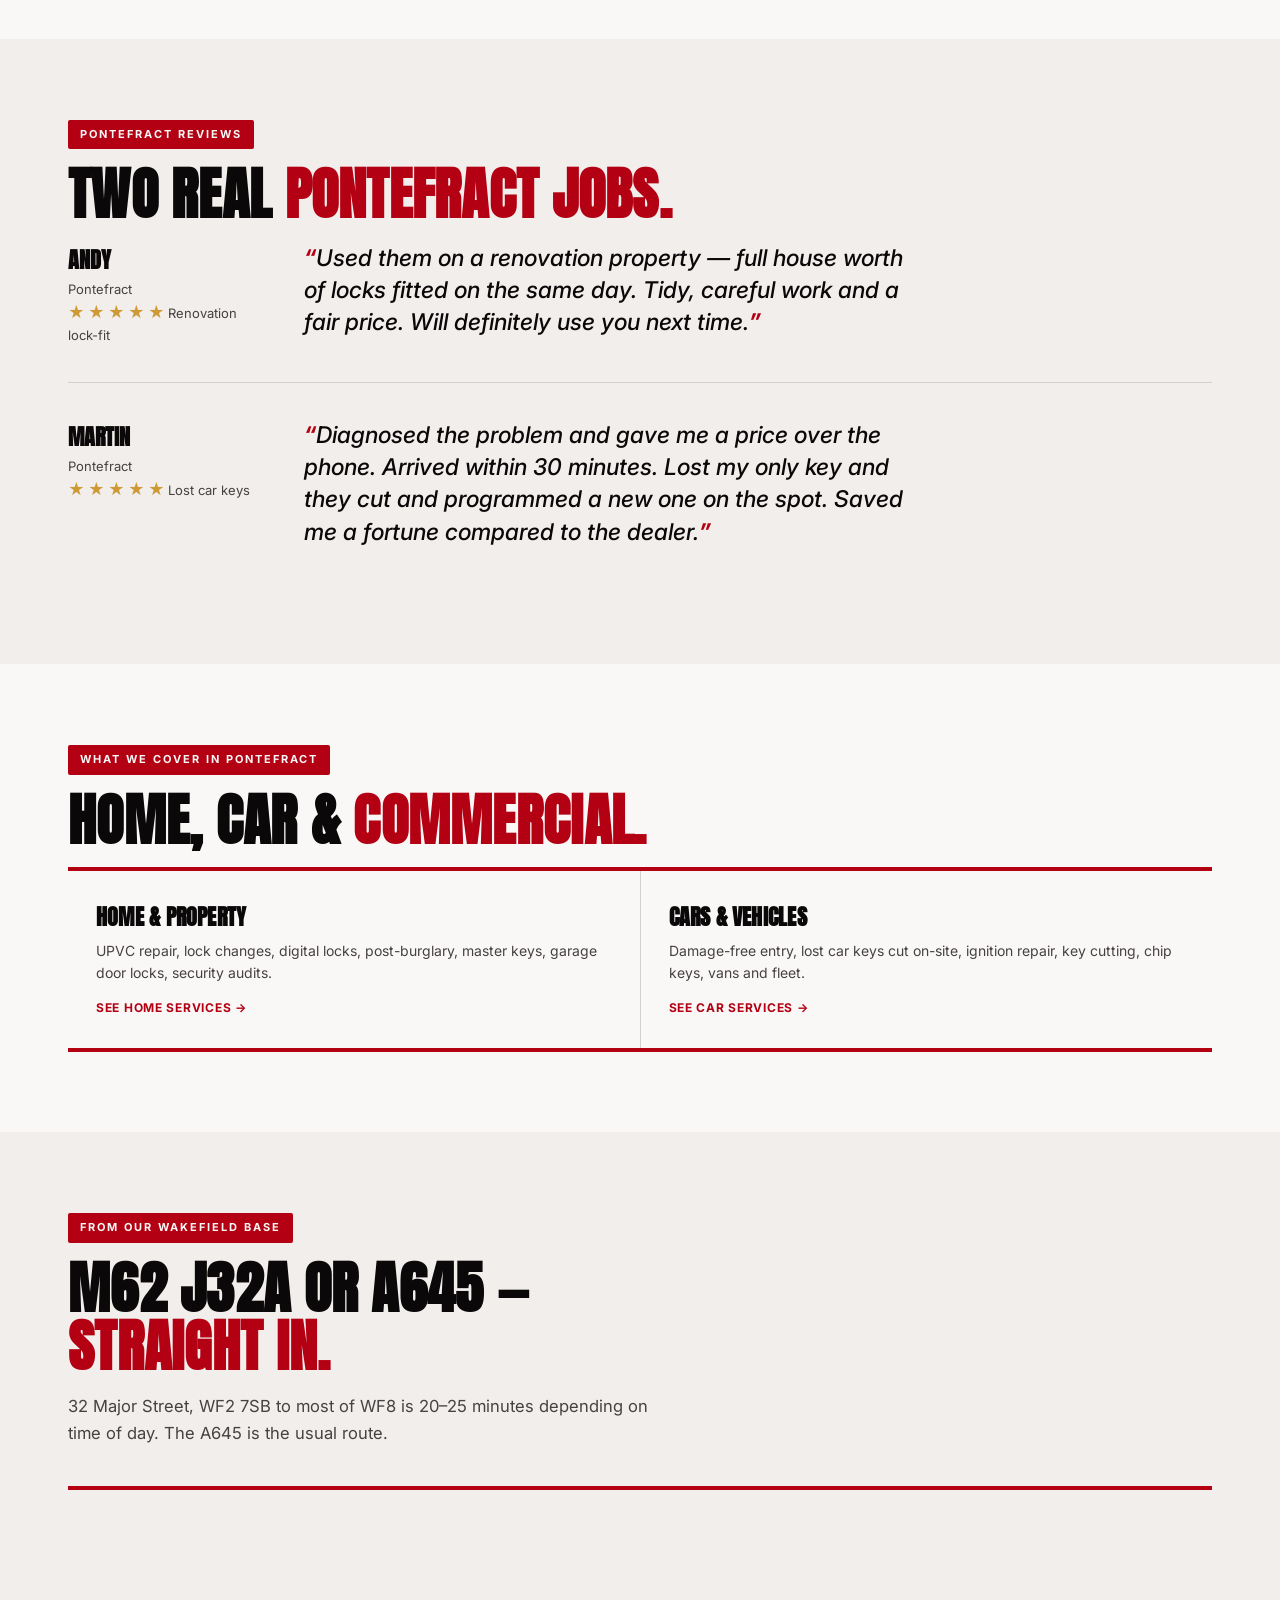
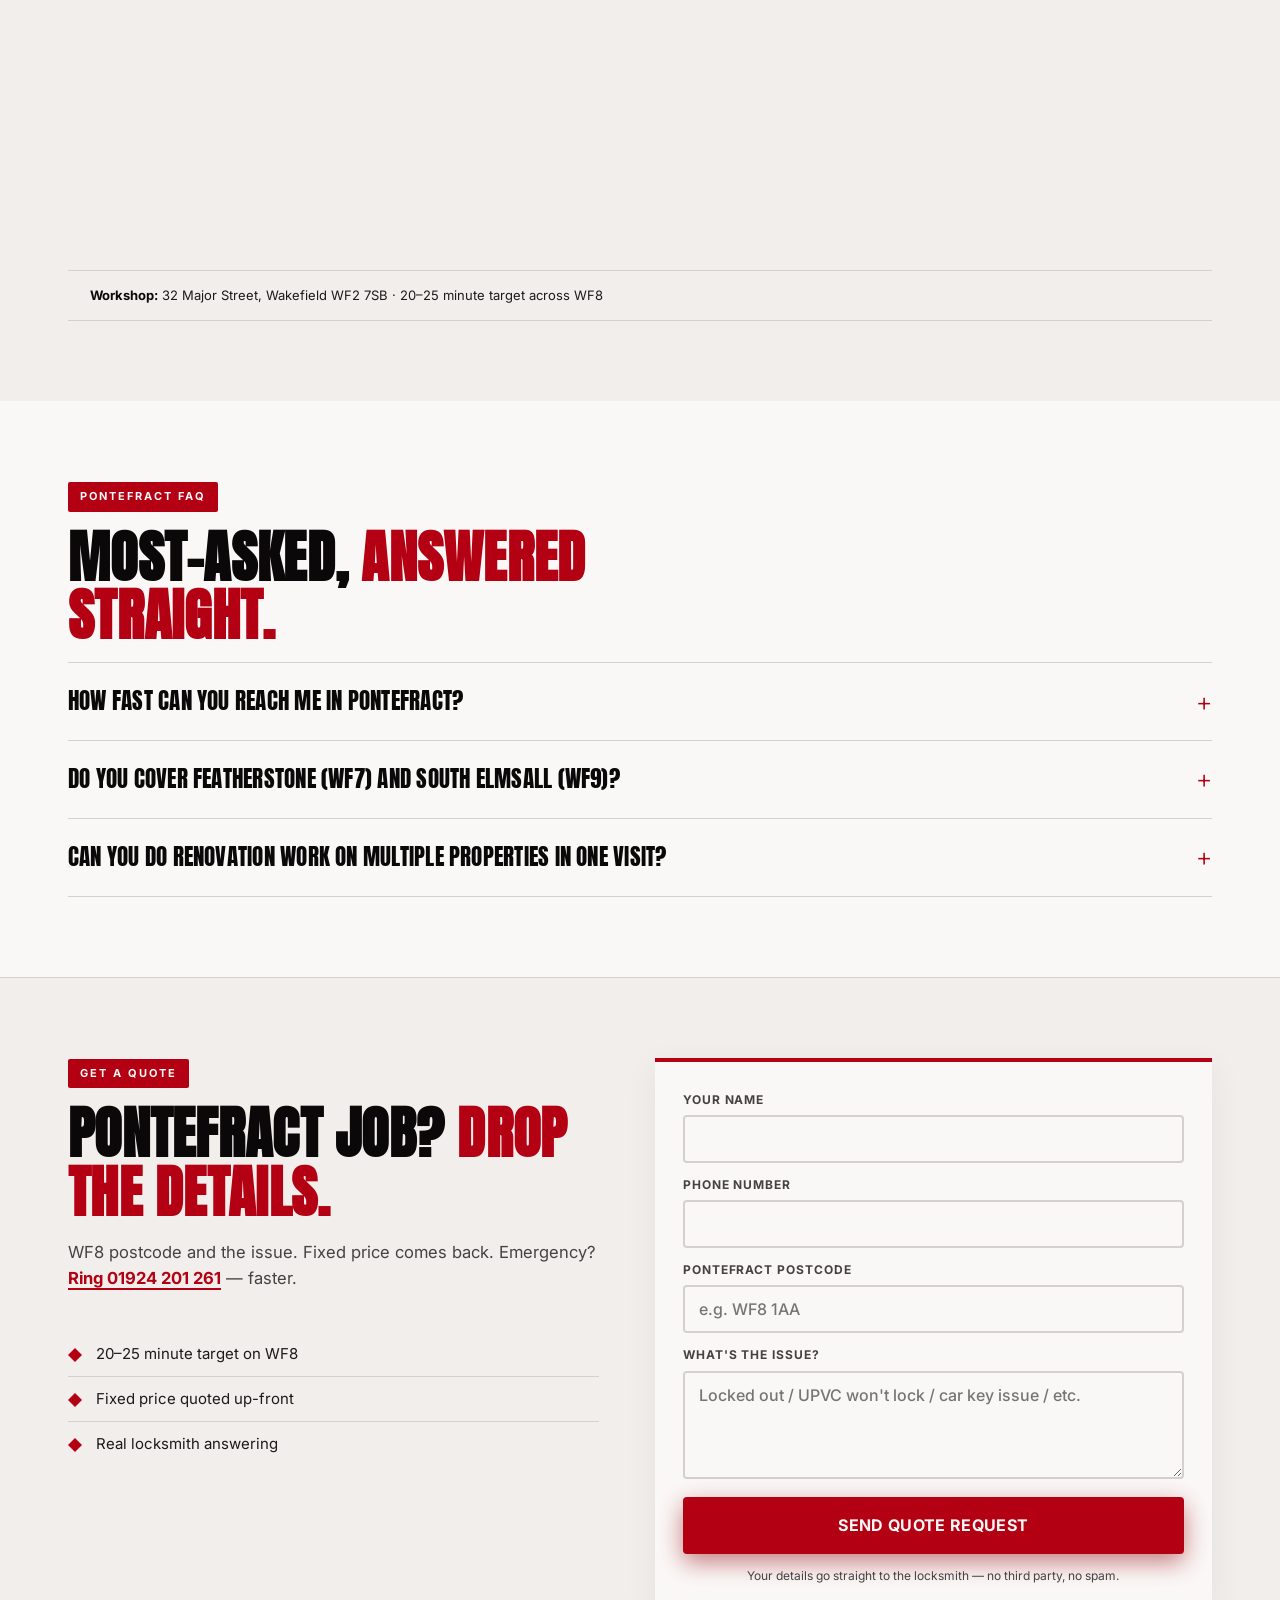
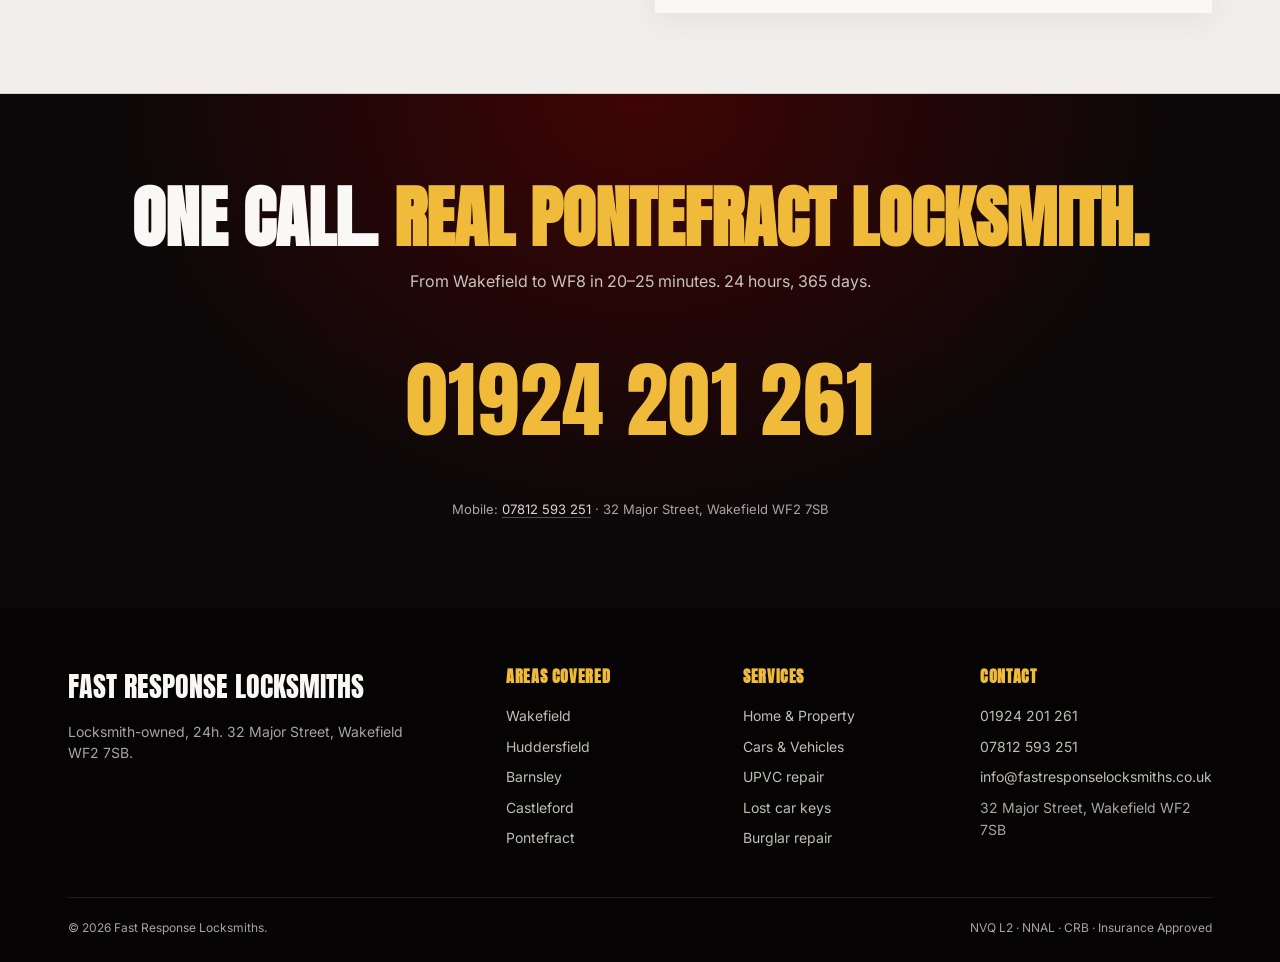
<file: pontefract-locksmith/index.html>
<!DOCTYPE html>
<html lang="en-GB">
<head>
<meta charset="UTF-8">
<meta name="viewport" content="width=device-width, initial-scale=1, viewport-fit=cover">
<title>Locksmith Pontefract · 24h home &amp; car locksmith WF8 · Fast Response Locksmiths</title>
<meta name="description" content="24-hour locksmith covering Pontefract and the WF8 postcode. 20–25 minute target from Wakefield. Home, car and commercial — UPVC repair, lock change, post-burglary, lost car keys cut on-site. Call 01924 201 261.">
<meta name="robots" content="index,follow,max-image-preview:large">
<link rel="canonical" href="https://ainjection.github.io/fastresponselocksmiths/pontefract-locksmith/">
<meta property="og:title" content="Locksmith Pontefract · Fast Response Locksmiths">
<meta property="og:image" content="https://ainjection.github.io/fastresponselocksmiths/assets/og-pontefract.png">
<meta name="theme-color" content="#b71823">
<link rel="preconnect" href="https://fonts.googleapis.com">
<link rel="preconnect" href="https://fonts.gstatic.com" crossorigin>
<link href="https://fonts.googleapis.com/css2?family=Anton&family=Inter:wght@400;500;600;700;800;900&display=swap" rel="stylesheet">
<link rel="stylesheet" href="../assets/site.css">
</head>
<body>
<a class="skip" href="#main">Skip to main content</a>

<div class="ribbon">
  <div class="container ribbon-inner">
    <div class="badges">
      <span><svg viewBox="0 0 24 24"><path d="M9 16.17L4.83 12l-1.42 1.41L9 19 21 7l-1.41-1.41L9 16.17z"/></svg> NNAL Approved</span>
      <span><svg viewBox="0 0 24 24"><path d="M9 16.17L4.83 12l-1.42 1.41L9 19 21 7l-1.41-1.41L9 16.17z"/></svg> NVQ Level 2</span>
      <span><svg viewBox="0 0 24 24"><path d="M9 16.17L4.83 12l-1.42 1.41L9 19 21 7l-1.41-1.41L9 16.17z"/></svg> Best in Wakefield 2024</span>
    </div>
    <div class="open-badge"><span class="open-dot"></span><span class="open-text">OPEN NOW · 24/7</span><span class="open-time" id="openTime"></span></div>
    <a href="tel:01924201261" class="phone">24h: 01924 201 261</a>
  </div>
</div>

<header class="topnav">
  <div class="container topnav-inner">
    <a href="/fastresponselocksmiths/" class="logo" aria-label="Fast Response Locksmiths home">
      <img src="../assets/padlock.png" alt="" class="logo-pad" loading="eager">
      <span class="logo-text"><span class="top">Fast Response</span><span class="bot">LOCKSMITHS</span></span>
    </a>
    <nav aria-label="Primary">
      <a href="/fastresponselocksmiths/home-locksmith/">Home &amp; Property</a>
      <a href="/fastresponselocksmiths/auto-locksmith/">Cars &amp; Vehicles</a>
      <a href="/fastresponselocksmiths/#coverage">Areas</a>
      <a href="tel:01924201261" class="call-pill">
        <svg viewBox="0 0 24 24" aria-hidden="true"><path d="M6.62 10.79a15.05 15.05 0 0 0 6.59 6.59l2.2-2.2a1 1 0 0 1 1.01-.24c1.12.37 2.33.57 3.58.57a1 1 0 0 1 1 1V20a1 1 0 0 1-1 1A17 17 0 0 1 3 4a1 1 0 0 1 1-1h3.5a1 1 0 0 1 1 1c0 1.25.2 2.46.57 3.58a1 1 0 0 1-.24 1.01l-2.2 2.2z"/></svg>
        01924 201 261
      </a>
    </nav>
  </div>
</header>

<main id="main">

<section class="hero">
  <div class="container">
    <div class="hero-content">
      <div class="hero-eyebrow">Pontefract · WF8 · 20–25 minute target</div>
      <h1><span class="stack">Locksmith</span><span class="stack red">in Pontefract.</span></h1>
      <p class="hero-lede">20 minutes east of Wakefield. We cover the whole WF8 area: town centre, Tanshelf, Carleton, Knottingley road, Featherstone (WF7), the Pontefract racecourse area and surrounding villages. Home, car and commercial. 24 hours, every day.</p>
      <div class="hero-actions">
        <a class="btn btn-call" href="tel:01924201261">
          <svg viewBox="0 0 24 24" aria-hidden="true"><path d="M6.62 10.79a15.05 15.05 0 0 0 6.59 6.59l2.2-2.2a1 1 0 0 1 1.01-.24c1.12.37 2.33.57 3.58.57a1 1 0 0 1 1 1V20a1 1 0 0 1-1 1A17 17 0 0 1 3 4a1 1 0 0 1 1-1h3.5a1 1 0 0 1 1 1c0 1.25.2 2.46.57 3.58a1 1 0 0 1-.24 1.01l-2.2 2.2z"/></svg>
          Call 01924 201 261
        </a>
        <a class="btn btn-ghost" href="#quote">Get a quote →</a>
      </div>
      <div class="hero-aside">Mobile: <a href="tel:07812593251">07812 593 251</a> · <a href="mailto:info@fastresponselocksmiths.co.uk">info@fastresponselocksmiths.co.uk</a></div>
    </div>
  </div>
</section>

<div class="strap">
  <div class="container strap-inner">
    <div class="points">
      <span><svg viewBox="0 0 24 24"><path d="M9 16.17L4.83 12l-1.42 1.41L9 19 21 7l-1.41-1.41L9 16.17z"/></svg> 20–25 min from Wakefield</span>
      <span><svg viewBox="0 0 24 24"><path d="M9 16.17L4.83 12l-1.42 1.41L9 19 21 7l-1.41-1.41L9 16.17z"/></svg> No call-out charge</span>
      <span><svg viewBox="0 0 24 24"><path d="M9 16.17L4.83 12l-1.42 1.41L9 19 21 7l-1.41-1.41L9 16.17z"/></svg> Fixed price up-front</span>
    </div>
    <a class="phone-link" href="tel:01924201261">01924 201 261</a>
  </div>
</div>

<section class="block">
  <div class="container">
    <div class="sec-eyebrow">Pontefract locksmith</div>
    <h2 class="sec-title">East from Wakefield — <span class="red">20 minutes.</span></h2>
    <div class="body-text">
      <p>Fast Response Locksmiths covers Pontefract (WF8) and Featherstone (WF7) as a core service area. Town centre, Carleton, Tanshelf, Stapleton Road, the Pontefract Hospital area, the racecourse, plus all the surrounding villages — Ackworth, Darrington, Sharlston, North and South Elmsall (WF9).</p>
      <p>When you call <strong>01924 201 261</strong> from a WF8 postcode you reach the qualified locksmith directly. Fixed price on the phone. Two of our Pontefract reviews are below — Andy used us for a renovation lock-fit and Martin used us for a lost car key.</p>
      <h3>What we see most in Pontefract</h3>
      <p>The local patterns: <span class="em">UPVC mechanism failures</span> across the Carleton and Tanshelf estates, <span class="em">lock changes for tenant turnovers</span> in the town-centre flats and the Stapleton Road rental stock, <span class="em">lost car key replacement</span> at the racecourse and Pontefract Park, <span class="em">post-burglary repair</span> on insurance jobs across WF8 and WF9.</p>
    </div>
  </div>
</section>

<section class="block" style="background: var(--paper-warm);">
  <div class="container">
    <div class="sec-eyebrow">Pontefract reviews</div>
    <h2 class="sec-title">Two real <span class="red">Pontefract jobs.</span></h2>
    <article class="review-row">
      <div class="review-meta"><strong>Andy</strong>Pontefract<br><span class="stars">★★★★★</span>Renovation lock-fit</div>
      <p class="review-quote">Used them on a renovation property — full house worth of locks fitted on the same day. Tidy, careful work and a fair price. Will definitely use you next time.</p>
    </article>
    <article class="review-row">
      <div class="review-meta"><strong>Martin</strong>Pontefract<br><span class="stars">★★★★★</span>Lost car keys</div>
      <p class="review-quote">Diagnosed the problem and gave me a price over the phone. Arrived within 30 minutes. Lost my only key and they cut and programmed a new one on the spot. Saved me a fortune compared to the dealer.</p>
    </article>
  </div>
</section>

<section class="block">
  <div class="container">
    <div class="sec-eyebrow">What we cover in Pontefract</div>
    <h2 class="sec-title">Home, car &amp; <span class="red">commercial.</span></h2>
    <div class="svc-grid">
      <a href="/fastresponselocksmiths/home-locksmith/"><h4>Home &amp; Property</h4><p>UPVC repair, lock changes, digital locks, post-burglary, master keys, garage door locks, security audits.</p><span class="more">See home services</span></a>
      <a href="/fastresponselocksmiths/auto-locksmith/"><h4>Cars &amp; Vehicles</h4><p>Damage-free entry, lost car keys cut on-site, ignition repair, key cutting, chip keys, vans and fleet.</p><span class="more">See car services</span></a>
    </div>
  </div>
</section>

<section class="block" id="coverage" style="background: var(--paper-warm);">
  <div class="container">
    <div class="sec-eyebrow">From our Wakefield base</div>
    <h2 class="sec-title">M62 J32A or A645 — <span class="red">straight in.</span></h2>
    <p class="sec-lede">32 Major Street, WF2 7SB to most of WF8 is 20–25 minutes depending on time of day. The A645 is the usual route.</p>
    <div class="map-wrap">
      <iframe title="Fast Response Locksmiths, 32 Major Street, Wakefield WF2 7SB" src="https://www.google.com/maps?q=32+Major+Street+Wakefield+WF2+7SB&output=embed" width="100%" height="380" frameborder="0" style="border:0;" allowfullscreen loading="lazy" referrerpolicy="no-referrer-when-downgrade"></iframe>
      <div class="map-caption"><strong>Workshop:</strong> 32 Major Street, Wakefield WF2 7SB · 20–25 minute target across WF8</div>
    </div>
  </div>
</section>

<section class="block">
  <div class="container">
    <div class="sec-eyebrow">Pontefract FAQ</div>
    <h2 class="sec-title">Most-asked, <span class="red">answered straight.</span></h2>
    <details class="faq-item"><summary>How fast can you reach me in Pontefract?</summary><div class="ans">20–25 minutes typically. Town centre, Carleton and Tanshelf are closest; Ackworth and Darrington (WF7) add ~5 minutes. We give you a realistic ETA on the phone.</div></details>
    <details class="faq-item"><summary>Do you cover Featherstone (WF7) and South Elmsall (WF9)?</summary><div class="ans">Yes — both are part of our normal route. ETA is similar to Pontefract town centre. Ring with your postcode and we'll confirm.</div></details>
    <details class="faq-item"><summary>Can you do renovation work on multiple properties in one visit?</summary><div class="ans">Yes — see Andy's review above. A full house worth of locks fitted on the same day is a routine job for us. We can do multiple properties in one visit for landlord portfolios.</div></details>
  </div>
</section>

<section class="block quote-block" id="quote">
  <div class="container">
    <div class="quote-grid">
      <div class="quote-copy">
        <div class="sec-eyebrow">Get a quote</div>
        <h2 class="sec-title">Pontefract job? <span class="red">Drop the details.</span></h2>
        <p class="sec-lede">WF8 postcode and the issue. Fixed price comes back. Emergency? <a href="tel:01924201261" style="color:var(--red); font-weight:700; border-bottom:2px solid var(--red);">Ring 01924&nbsp;201&nbsp;261</a> — faster.</p>
        <ul class="quote-checks">
          <li>20–25 minute target on WF8</li>
          <li>Fixed price quoted up-front</li>
          <li>Real locksmith answering</li>
        </ul>
      </div>
      <form class="quote-form" action="https://formsubmit.co/info@fastresponselocksmiths.co.uk" method="POST">
        <input type="hidden" name="_subject" value="New Pontefract quote request — fastresponselocksmiths">
        <input type="hidden" name="_template" value="table">
        <input type="hidden" name="_captcha" value="true">
        <input type="hidden" name="_next" value="https://ainjection.github.io/fastresponselocksmiths/pontefract-locksmith/?sent=1">
        <input type="text" name="_honey" style="display:none" tabindex="-1" autocomplete="off">
        <label>Your name <input type="text" name="Name" required></label>
        <label>Phone number <input type="tel" name="Phone" required></label>
        <label>Pontefract postcode <input type="text" name="Postcode" placeholder="e.g. WF8 1AA" autocomplete="postal-code" required></label>
        <label>What's the issue? <textarea name="Details" rows="4" required placeholder="Locked out / UPVC won't lock / car key issue / etc."></textarea></label>
        <button type="submit" class="btn btn-call">Send Quote Request</button>
        <p class="quote-foot">Your details go straight to the locksmith — no third party, no spam.</p>
      </form>
    </div>
  </div>
</section>

<section class="final" id="contact">
  <div class="container final-inner">
    <h2>One call. <span class="red">Real Pontefract locksmith.</span></h2>
    <p>From Wakefield to WF8 in 20–25 minutes. 24 hours, 365 days.</p>
    <a class="phone-big" href="tel:01924201261">01924 201 261</a>
    <small>Mobile: <a href="tel:07812593251">07812 593 251</a> · 32 Major Street, Wakefield WF2 7SB</small>
  </div>
</section>

</main>

<footer>
  <div class="container">
    <div class="foot-grid">
      <div>
        <div class="foot-brand">Fast Response Locksmiths</div>
        <p class="foot-desc">Locksmith-owned, 24h. 32 Major Street, Wakefield WF2 7SB.</p>
      </div>
      <div>
        <h4>Areas covered</h4>
        <ul>
          <li><a href="/fastresponselocksmiths/wakefield-locksmith/">Wakefield</a></li>
          <li><a href="/fastresponselocksmiths/huddersfield-locksmith/">Huddersfield</a></li>
          <li><a href="/fastresponselocksmiths/barnsley-locksmith/">Barnsley</a></li>
          <li><a href="/fastresponselocksmiths/castleford-locksmith/">Castleford</a></li>
          <li><a href="/fastresponselocksmiths/pontefract-locksmith/">Pontefract</a></li>
        </ul>
      </div>
      <div>
        <h4>Services</h4>
        <ul>
          <li><a href="/fastresponselocksmiths/home-locksmith/">Home &amp; Property</a></li>
          <li><a href="/fastresponselocksmiths/auto-locksmith/">Cars &amp; Vehicles</a></li>
          <li><a href="/fastresponselocksmiths/upvc-lock-repair/">UPVC repair</a></li>
          <li><a href="/fastresponselocksmiths/lost-car-keys-wakefield/">Lost car keys</a></li>
          <li><a href="/fastresponselocksmiths/burglar-repair-wakefield/">Burglar repair</a></li>
        </ul>
      </div>
      <div>
        <h4>Contact</h4>
        <ul>
          <li><a href="tel:01924201261">01924 201 261</a></li>
          <li><a href="tel:07812593251">07812 593 251</a></li>
          <li><a href="mailto:info@fastresponselocksmiths.co.uk">info@fastresponselocksmiths.co.uk</a></li>
          <li>32 Major Street, Wakefield WF2 7SB</li>
        </ul>
      </div>
    </div>
    <div class="foot-bottom">
      <span>© 2026 Fast Response Locksmiths.</span>
      <span>NVQ L2 · NNAL · CRB · Insurance Approved</span>
    </div>
  </div>
</footer>

<div class="actionbar">
  <div class="actionbar-inner">
    <a href="tel:01924201261" class="primary"><svg viewBox="0 0 24 24" aria-hidden="true"><path d="M6.62 10.79a15.05 15.05 0 0 0 6.59 6.59l2.2-2.2a1 1 0 0 1 1.01-.24c1.12.37 2.33.57 3.58.57a1 1 0 0 1 1 1V20a1 1 0 0 1-1 1A17 17 0 0 1 3 4a1 1 0 0 1 1-1h3.5a1 1 0 0 1 1 1c0 1.25.2 2.46.57 3.58a1 1 0 0 1-.24 1.01l-2.2 2.2z"/></svg>Call</a>
    <a href="sms:01924201261?&body=Hi%20from%20Pontefract%2C%20I%20need%20help%20with%20"><svg viewBox="0 0 24 24" aria-hidden="true"><path d="M20 2H4c-1.1 0-2 .9-2 2v18l4-4h14c1.1 0 2-.9 2-2V4c0-1.1-.9-2-2-2zM6 9h12v2H6V9zm8 5H6v-2h8v2zm4-6H6V6h12v2z"/></svg>Text</a>
    <a href="#quote"><svg viewBox="0 0 24 24" aria-hidden="true"><path d="M14 2H6c-1.1 0-1.99.9-1.99 2L4 20c0 1.1.89 2 1.99 2H18c1.1 0 2-.9 2-2V8l-6-6zm2 16H8v-2h8v2zm0-4H8v-2h8v2zm-3-5V3.5L18.5 9H13z"/></svg>Quote</a>
  </div>
</div>

<script>
  (function liveTime(){ const el = document.getElementById('openTime'); if (!el) return; function tick(){ const d = new Date(); el.textContent = d.toLocaleTimeString('en-GB', { hour: '2-digit', minute: '2-digit', hour12: false }); } tick(); setInterval(tick, 30000); })();
</script>

<script type="application/ld+json">
{"@context":"https://schema.org","@graph":[
  {"@type":"WebPage","@id":"https://ainjection.github.io/fastresponselocksmiths/pontefract-locksmith/","name":"Locksmith Pontefract — Fast Response Locksmiths","description":"24-hour locksmith covering Pontefract and the WF8 postcode.","isPartOf":{"@id":"https://ainjection.github.io/fastresponselocksmiths/#business"}},
  {"@type":"BreadcrumbList","itemListElement":[
    {"@type":"ListItem","position":1,"name":"Home","item":"https://ainjection.github.io/fastresponselocksmiths/"},
    {"@type":"ListItem","position":2,"name":"Locksmith Pontefract","item":"https://ainjection.github.io/fastresponselocksmiths/pontefract-locksmith/"}
  ]},
  {"@type":"Service","name":"Locksmith — Pontefract","provider":{"@id":"https://ainjection.github.io/fastresponselocksmiths/#business"},"areaServed":{"@type":"City","name":"Pontefract"},"description":"24-hour locksmith covering Pontefract: WF8."}
]}
</script>

</body>
</html>
</file>
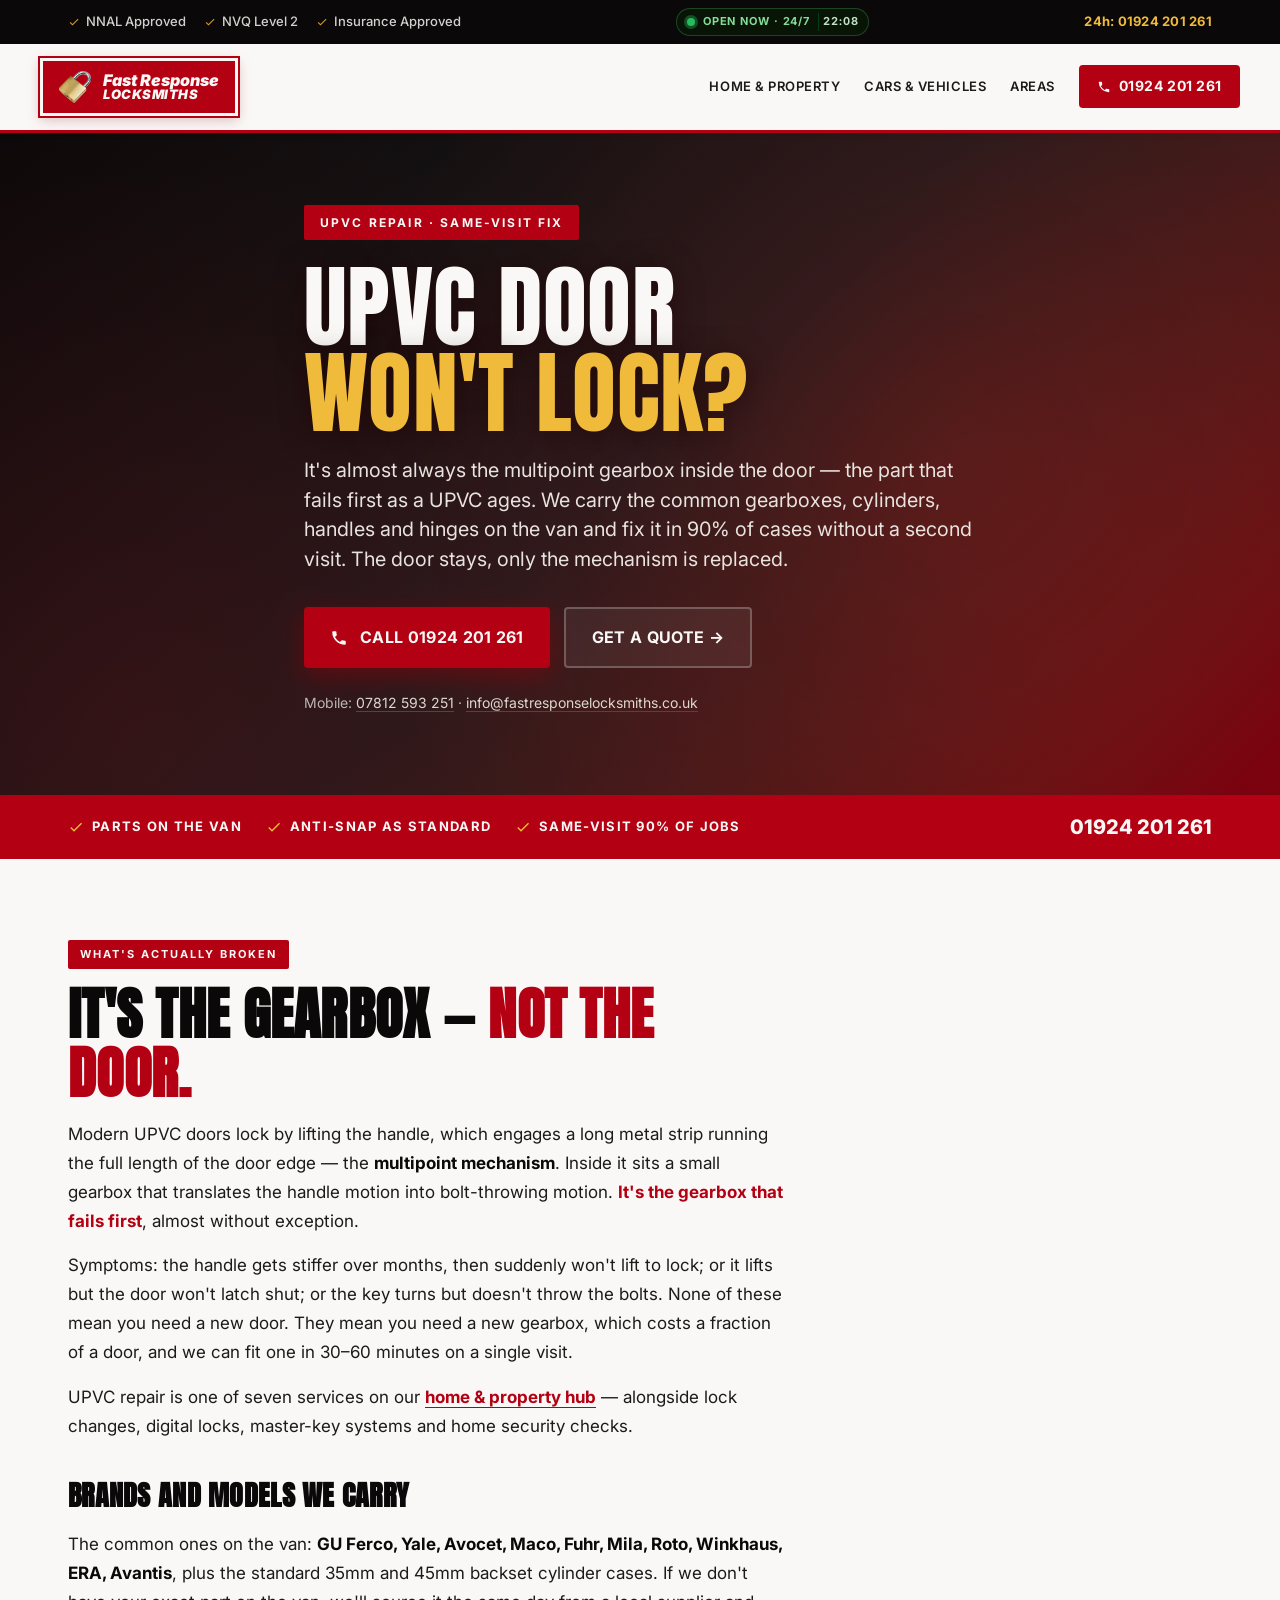
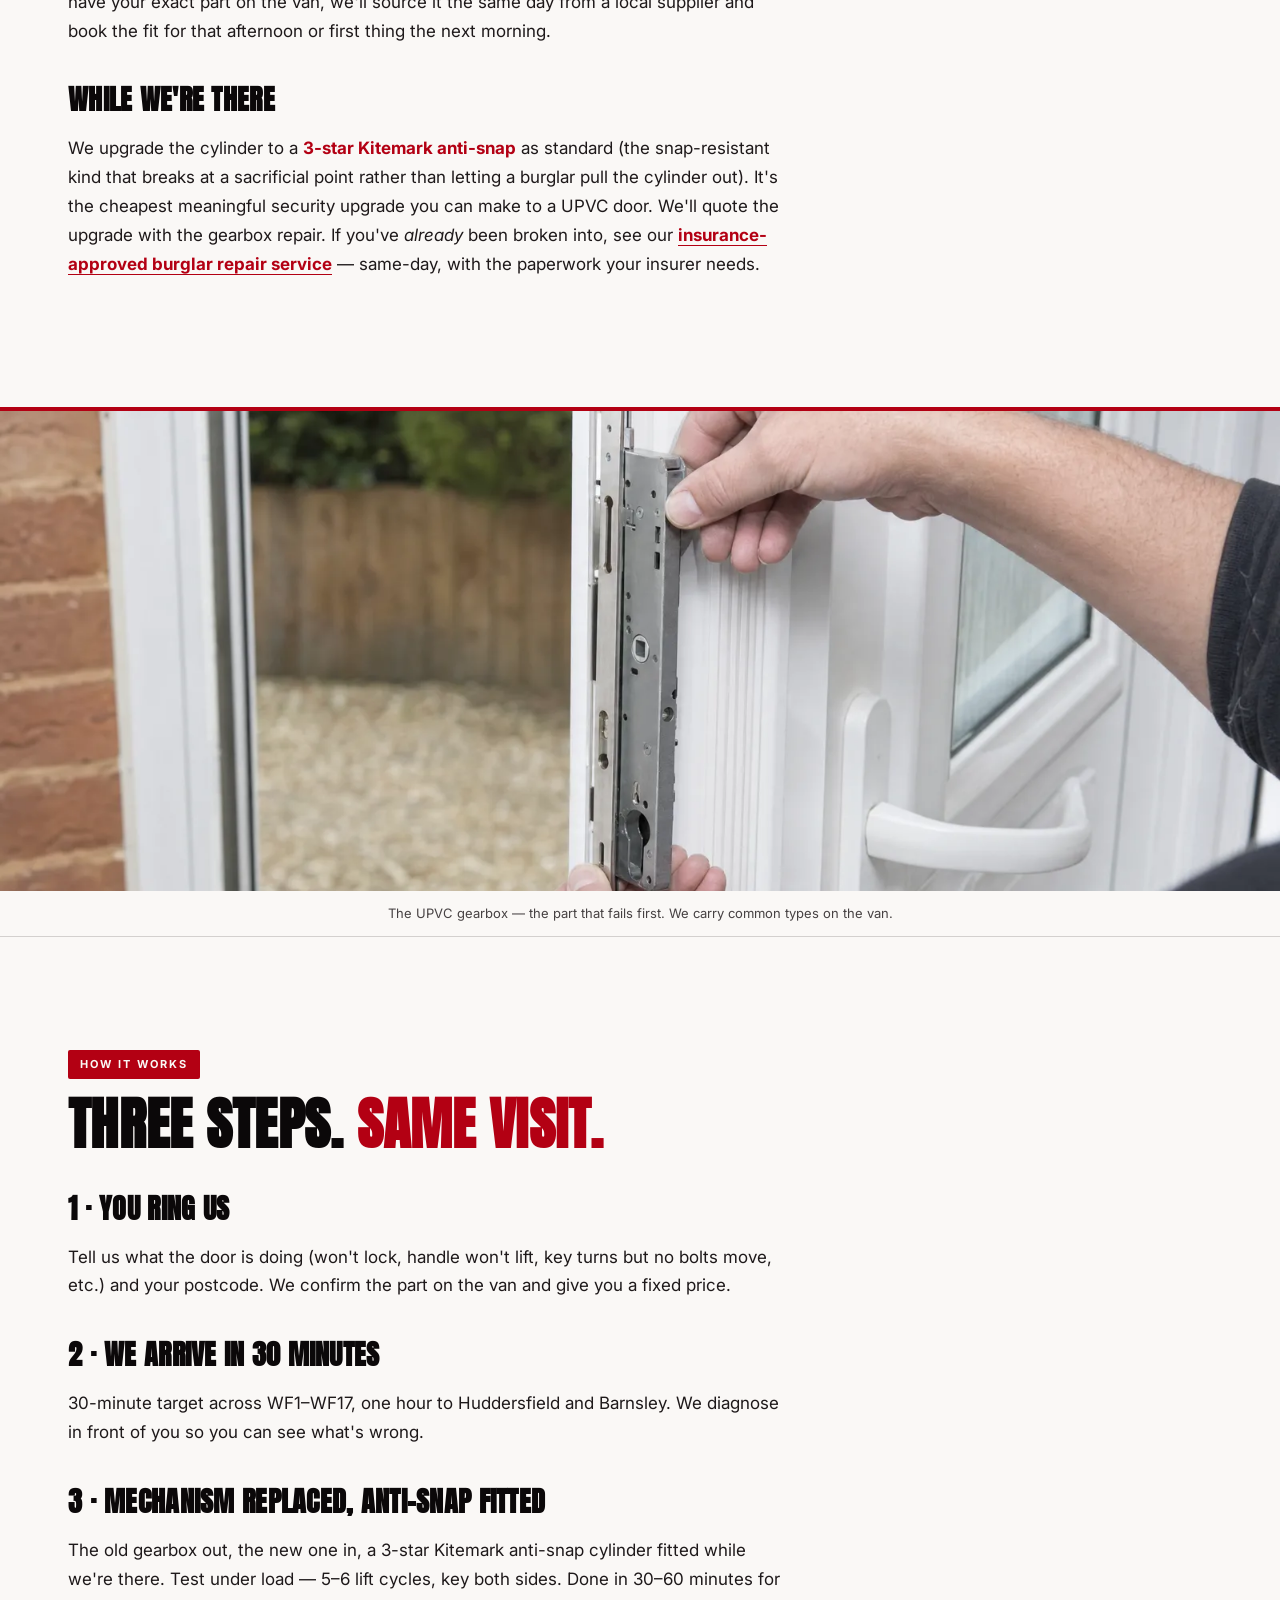
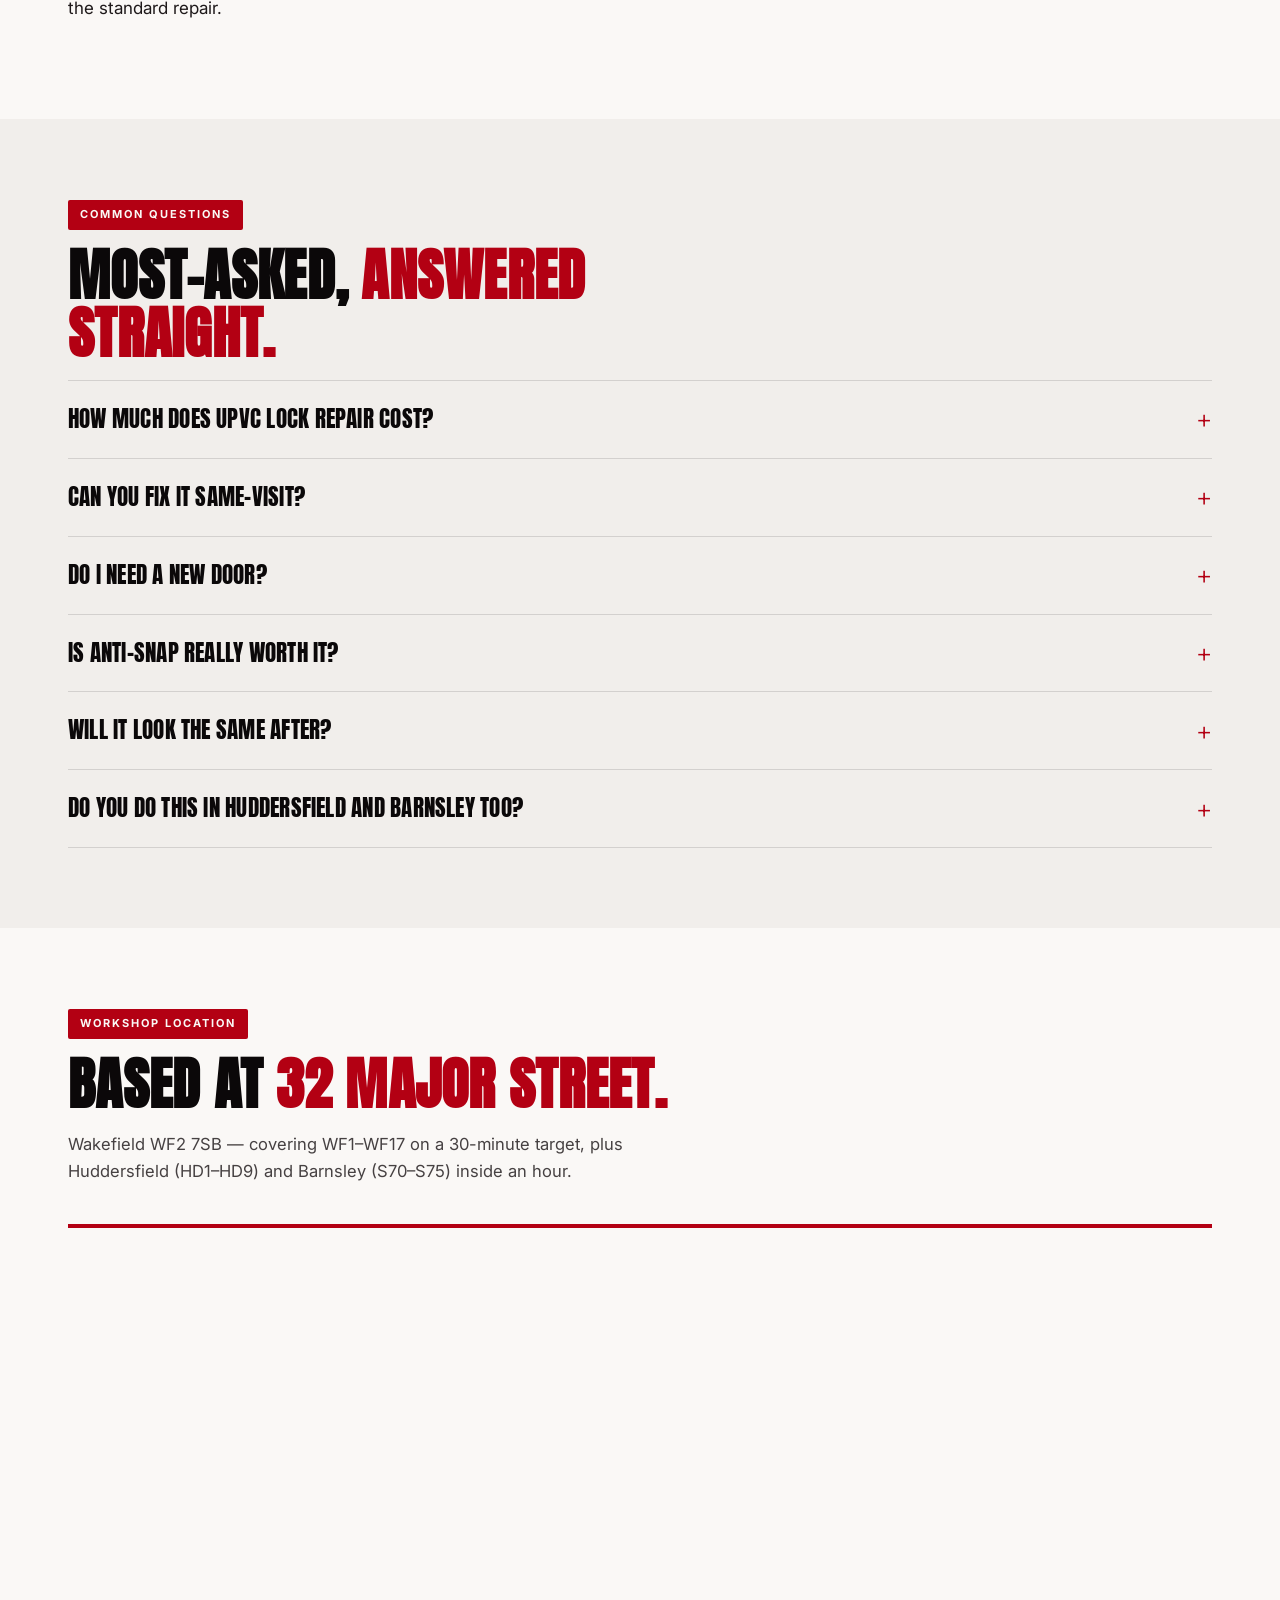
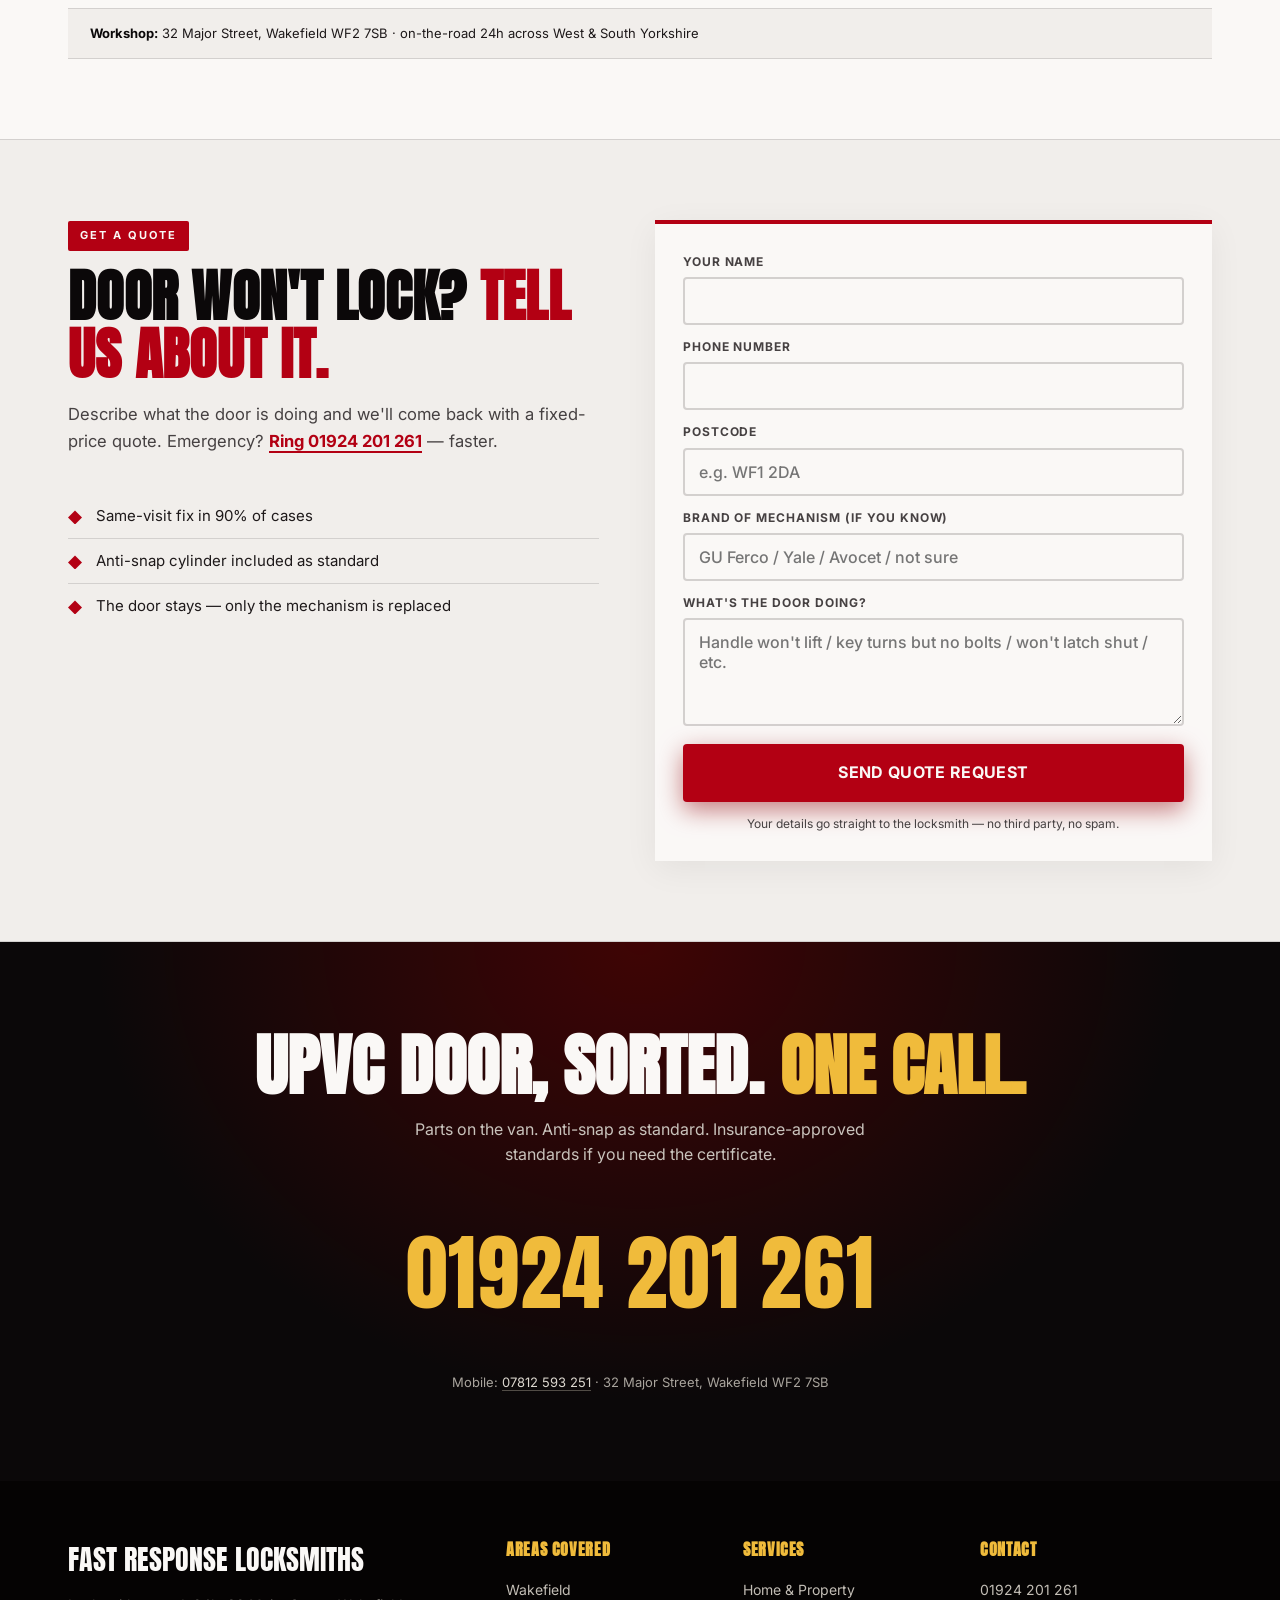
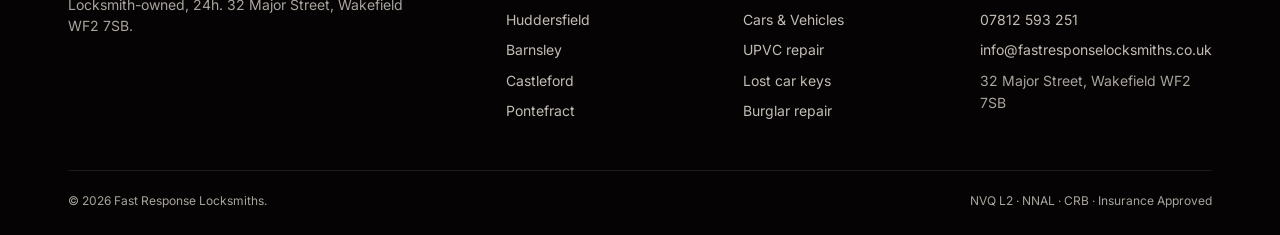
<file: upvc-lock-repair/index.html>
<!DOCTYPE html>
<html lang="en-GB">
<head>
<meta charset="UTF-8">
<meta name="viewport" content="width=device-width, initial-scale=1, viewport-fit=cover">
<title>UPVC Lock Repair Wakefield · Door won't lock? Mechanism replaced same-visit · Fast Response Locksmiths</title>
<meta name="description" content="UPVC door won't lock? UPVC multipoint gearbox repair across Wakefield, Huddersfield &amp; Barnsley. Same-visit fix in 90% of cases — we carry the parts on the van. Call 01924 201 261.">
<meta name="keywords" content="UPVC lock repair Wakefield, UPVC door won't lock, multipoint gearbox repair Wakefield, UPVC handle replacement, anti-snap cylinder Wakefield">
<meta name="robots" content="index,follow,max-image-preview:large">
<link rel="canonical" href="https://ainjection.github.io/fastresponselocksmiths/upvc-lock-repair/">
<meta property="og:title" content="UPVC Lock Repair Wakefield · Fast Response Locksmiths">
<meta property="og:description" content="UPVC door won't lock? Mechanism replaced same-visit. Parts on the van.">
<meta property="og:image" content="https://ainjection.github.io/fastresponselocksmiths/assets/og-upvc.png">
<meta name="theme-color" content="#b71823">
<link rel="preconnect" href="https://fonts.googleapis.com">
<link rel="preconnect" href="https://fonts.gstatic.com" crossorigin>
<link href="https://fonts.googleapis.com/css2?family=Anton&family=Inter:wght@400;500;600;700;800;900&display=swap" rel="stylesheet">
<link rel="stylesheet" href="../assets/site.css">
</head>
<body>
<a class="skip" href="#main">Skip to main content</a>

<div class="ribbon">
  <div class="container ribbon-inner">
    <div class="badges">
      <span><svg viewBox="0 0 24 24"><path d="M9 16.17L4.83 12l-1.42 1.41L9 19 21 7l-1.41-1.41L9 16.17z"/></svg> NNAL Approved</span>
      <span><svg viewBox="0 0 24 24"><path d="M9 16.17L4.83 12l-1.42 1.41L9 19 21 7l-1.41-1.41L9 16.17z"/></svg> NVQ Level 2</span>
      <span><svg viewBox="0 0 24 24"><path d="M9 16.17L4.83 12l-1.42 1.41L9 19 21 7l-1.41-1.41L9 16.17z"/></svg> Insurance Approved</span>
    </div>
    <div class="open-badge"><span class="open-dot"></span><span class="open-text">OPEN NOW · 24/7</span><span class="open-time" id="openTime"></span></div>
    <a href="tel:01924201261" class="phone">24h: 01924 201 261</a>
  </div>
</div>

<header class="topnav">
  <div class="container topnav-inner">
    <a href="/fastresponselocksmiths/" class="logo" aria-label="Fast Response Locksmiths home">
      <img src="../assets/padlock.png" alt="" class="logo-pad" loading="eager">
      <span class="logo-text"><span class="top">Fast Response</span><span class="bot">LOCKSMITHS</span></span>
    </a>
    <nav aria-label="Primary">
      <a href="/fastresponselocksmiths/home-locksmith/">Home &amp; Property</a>
      <a href="/fastresponselocksmiths/auto-locksmith/">Cars &amp; Vehicles</a>
      <a href="/fastresponselocksmiths/#coverage">Areas</a>
      <a href="tel:01924201261" class="call-pill">
        <svg viewBox="0 0 24 24" aria-hidden="true"><path d="M6.62 10.79a15.05 15.05 0 0 0 6.59 6.59l2.2-2.2a1 1 0 0 1 1.01-.24c1.12.37 2.33.57 3.58.57a1 1 0 0 1 1 1V20a1 1 0 0 1-1 1A17 17 0 0 1 3 4a1 1 0 0 1 1-1h3.5a1 1 0 0 1 1 1c0 1.25.2 2.46.57 3.58a1 1 0 0 1-.24 1.01l-2.2 2.2z"/></svg>
        01924 201 261
      </a>
    </nav>
  </div>
</header>

<main id="main">

<section class="hero">
  <div class="container">
    <div class="hero-content">
      <div class="hero-eyebrow">UPVC repair · Same-visit fix</div>
      <h1><span class="stack">UPVC door</span><span class="stack red">won't lock?</span></h1>
      <p class="hero-lede">It's almost always the multipoint gearbox inside the door — the part that fails first as a UPVC ages. We carry the common gearboxes, cylinders, handles and hinges on the van and fix it in 90% of cases without a second visit. The door stays, only the mechanism is replaced.</p>
      <div class="hero-actions">
        <a class="btn btn-call" href="tel:01924201261">
          <svg viewBox="0 0 24 24" aria-hidden="true"><path d="M6.62 10.79a15.05 15.05 0 0 0 6.59 6.59l2.2-2.2a1 1 0 0 1 1.01-.24c1.12.37 2.33.57 3.58.57a1 1 0 0 1 1 1V20a1 1 0 0 1-1 1A17 17 0 0 1 3 4a1 1 0 0 1 1-1h3.5a1 1 0 0 1 1 1c0 1.25.2 2.46.57 3.58a1 1 0 0 1-.24 1.01l-2.2 2.2z"/></svg>
          Call 01924 201 261
        </a>
        <a class="btn btn-ghost" href="#quote">Get a quote →</a>
      </div>
      <div class="hero-aside">Mobile: <a href="tel:07812593251">07812 593 251</a> · <a href="mailto:info@fastresponselocksmiths.co.uk">info@fastresponselocksmiths.co.uk</a></div>
    </div>
  </div>
</section>

<div class="strap">
  <div class="container strap-inner">
    <div class="points">
      <span><svg viewBox="0 0 24 24"><path d="M9 16.17L4.83 12l-1.42 1.41L9 19 21 7l-1.41-1.41L9 16.17z"/></svg> Parts on the van</span>
      <span><svg viewBox="0 0 24 24"><path d="M9 16.17L4.83 12l-1.42 1.41L9 19 21 7l-1.41-1.41L9 16.17z"/></svg> Anti-snap as standard</span>
      <span><svg viewBox="0 0 24 24"><path d="M9 16.17L4.83 12l-1.42 1.41L9 19 21 7l-1.41-1.41L9 16.17z"/></svg> Same-visit 90% of jobs</span>
    </div>
    <a class="phone-link" href="tel:01924201261">01924 201 261</a>
  </div>
</div>

<section class="block">
  <div class="container">
    <div class="sec-eyebrow">What's actually broken</div>
    <h2 class="sec-title">It's the gearbox — <span class="red">not the door.</span></h2>
    <div class="body-text">
      <p>Modern UPVC doors lock by lifting the handle, which engages a long metal strip running the full length of the door edge — the <strong>multipoint mechanism</strong>. Inside it sits a small gearbox that translates the handle motion into bolt-throwing motion. <span class="em">It's the gearbox that fails first</span>, almost without exception.</p>
      <p>Symptoms: the handle gets stiffer over months, then suddenly won't lift to lock; or it lifts but the door won't latch shut; or the key turns but doesn't throw the bolts. None of these mean you need a new door. They mean you need a new gearbox, which costs a fraction of a door, and we can fit one in 30–60 minutes on a single visit.</p>
      <p>UPVC repair is one of seven services on our <a href="/fastresponselocksmiths/home-locksmith/" style="color:var(--red); font-weight:700; border-bottom:1px solid var(--red);">home &amp; property hub</a> — alongside lock changes, digital locks, master-key systems and home security checks.</p>
      <h3>Brands and models we carry</h3>
      <p>The common ones on the van: <strong>GU Ferco, Yale, Avocet, Maco, Fuhr, Mila, Roto, Winkhaus, ERA, Avantis</strong>, plus the standard 35mm and 45mm backset cylinder cases. If we don't have your exact part on the van, we'll source it the same day from a local supplier and book the fit for that afternoon or first thing the next morning.</p>
      <h3>While we're there</h3>
      <p>We upgrade the cylinder to a <span class="em">3-star Kitemark anti-snap</span> as standard (the snap-resistant kind that breaks at a sacrificial point rather than letting a burglar pull the cylinder out). It's the cheapest meaningful security upgrade you can make to a UPVC door. We'll quote the upgrade with the gearbox repair. If you've <em>already</em> been broken into, see our <a href="/fastresponselocksmiths/burglar-repair-wakefield/" style="color:var(--red); font-weight:700; border-bottom:1px solid var(--red);">insurance-approved burglar repair service</a> — same-day, with the paperwork your insurer needs.</p>
    </div>
  </div>
</section>

<figure class="proof-img">
  <img src="../assets/gen-upvc-gearbox.webp" alt="Locksmith fitting a UPVC multipoint lock gearbox into the edge of a white UPVC door" loading="lazy">
  <figcaption style="text-align:center;">The UPVC gearbox — the part that fails first. We carry common types on the van.</figcaption>
</figure>

<section class="block">
  <div class="container">
    <div class="sec-eyebrow">How it works</div>
    <h2 class="sec-title">Three steps. <span class="red">Same visit.</span></h2>
    <div class="body-text">
      <h3>1 · You ring us</h3>
      <p>Tell us what the door is doing (won't lock, handle won't lift, key turns but no bolts move, etc.) and your postcode. We confirm the part on the van and give you a fixed price.</p>
      <h3>2 · We arrive in 30 minutes</h3>
      <p>30-minute target across WF1–WF17, one hour to Huddersfield and Barnsley. We diagnose in front of you so you can see what's wrong.</p>
      <h3>3 · Mechanism replaced, anti-snap fitted</h3>
      <p>The old gearbox out, the new one in, a 3-star Kitemark anti-snap cylinder fitted while we're there. Test under load — 5–6 lift cycles, key both sides. Done in 30–60 minutes for the standard repair.</p>
    </div>
  </div>
</section>

<section class="block" style="background: var(--paper-warm);">
  <div class="container">
    <div class="sec-eyebrow">Common questions</div>
    <h2 class="sec-title">Most-asked, <span class="red">answered straight.</span></h2>
    <details class="faq-item"><summary>How much does UPVC lock repair cost?</summary><div class="ans">Depends on the brand of mechanism and whether you want the anti-snap cylinder upgrade at the same time. Ring with the make of mechanism if you know it (sometimes printed on the strip when you open the door) — we'll quote you a fixed price on the phone.</div></details>
    <details class="faq-item"><summary>Can you fix it same-visit?</summary><div class="ans">In 90% of cases yes. We carry the common gearboxes (GU Ferco, Yale, Avocet, Maco, Fuhr, Mila, Roto, Winkhaus, ERA, Avantis) on the van. For an unusual part we source same-day from a local supplier and book the fit for that afternoon.</div></details>
    <details class="faq-item"><summary>Do I need a new door?</summary><div class="ans">Almost certainly not. The door's fine; the mechanism inside it is the part that fails. Replacing the mechanism costs a fraction of replacing the door.</div></details>
    <details class="faq-item"><summary>Is anti-snap really worth it?</summary><div class="ans">Yes. Lock-snapping is the most common UPVC break-in method — burglars grab the protruding cylinder with mole grips and snap it. A 3-star Kitemark anti-snap cylinder has a sacrificial section that breaks first, leaving the rest of the lock intact and secure. We fit them as standard.</div></details>
    <details class="faq-item"><summary>Will it look the same after?</summary><div class="ans">Yes. The repair is internal to the door — the handle, faceplate and visible hardware are reused (unless they're damaged). New parts only on the inside.</div></details>
    <details class="faq-item"><summary>Do you do this in Huddersfield and Barnsley too?</summary><div class="ans">Yes. One-hour target across HD and S70–S75 postcodes. Same fixed-price-on-the-phone rule.</div></details>
  </div>
</section>

<section class="block" id="coverage" style="background: var(--paper);">
  <div class="container">
    <div class="sec-eyebrow">Workshop location</div>
    <h2 class="sec-title">Based at <span class="red">32 Major Street.</span></h2>
    <p class="sec-lede">Wakefield WF2 7SB — covering WF1–WF17 on a 30-minute target, plus Huddersfield (HD1–HD9) and Barnsley (S70–S75) inside an hour.</p>
    <div class="map-wrap">
      <iframe title="Fast Response Locksmiths, 32 Major Street, Wakefield WF2 7SB" src="https://www.google.com/maps?q=32+Major+Street+Wakefield+WF2+7SB&output=embed" width="100%" height="380" frameborder="0" style="border:0;" allowfullscreen loading="lazy" referrerpolicy="no-referrer-when-downgrade"></iframe>
      <div class="map-caption"><strong>Workshop:</strong> 32 Major Street, Wakefield WF2 7SB · on-the-road 24h across West &amp; South Yorkshire</div>
    </div>
  </div>
</section>

<section class="block quote-block" id="quote">
  <div class="container">
    <div class="quote-grid">
      <div class="quote-copy">
        <div class="sec-eyebrow">Get a quote</div>
        <h2 class="sec-title">Door won't lock? <span class="red">Tell us about it.</span></h2>
        <p class="sec-lede">Describe what the door is doing and we'll come back with a fixed-price quote. Emergency? <a href="tel:01924201261" style="color:var(--red); font-weight:700; border-bottom:2px solid var(--red);">Ring 01924&nbsp;201&nbsp;261</a> — faster.</p>
        <ul class="quote-checks">
          <li>Same-visit fix in 90% of cases</li>
          <li>Anti-snap cylinder included as standard</li>
          <li>The door stays — only the mechanism is replaced</li>
        </ul>
      </div>
      <form class="quote-form" action="https://formsubmit.co/info@fastresponselocksmiths.co.uk" method="POST">
        <input type="hidden" name="_subject" value="New UPVC repair quote request — fastresponselocksmiths">
        <input type="hidden" name="_template" value="table">
        <input type="hidden" name="_captcha" value="true">
        <input type="hidden" name="_next" value="https://ainjection.github.io/fastresponselocksmiths/upvc-lock-repair/?sent=1">
        <input type="text" name="_honey" style="display:none" tabindex="-1" autocomplete="off">
        <label>Your name <input type="text" name="Name" required></label>
        <label>Phone number <input type="tel" name="Phone" required></label>
        <label>Postcode <input type="text" name="Postcode" placeholder="e.g. WF1 2DA" autocomplete="postal-code" required></label>
        <label>Brand of mechanism (if you know) <input type="text" name="Brand" placeholder="GU Ferco / Yale / Avocet / not sure"></label>
        <label>What's the door doing? <textarea name="Details" rows="4" required placeholder="Handle won't lift / key turns but no bolts / won't latch shut / etc."></textarea></label>
        <button type="submit" class="btn btn-call">Send Quote Request</button>
        <p class="quote-foot">Your details go straight to the locksmith — no third party, no spam.</p>
      </form>
    </div>
  </div>
</section>

<section class="final" id="contact">
  <div class="container final-inner">
    <h2>UPVC door, sorted. <span class="red">One call.</span></h2>
    <p>Parts on the van. Anti-snap as standard. Insurance-approved standards if you need the certificate.</p>
    <a class="phone-big" href="tel:01924201261">01924 201 261</a>
    <small>Mobile: <a href="tel:07812593251">07812 593 251</a> · 32 Major Street, Wakefield WF2 7SB</small>
  </div>
</section>

</main>

<footer>
  <div class="container">
    <div class="foot-grid">
      <div>
        <div class="foot-brand">Fast Response Locksmiths</div>
        <p class="foot-desc">Locksmith-owned, 24h. 32 Major Street, Wakefield WF2 7SB.</p>
      </div>
      <div>
        <h4>Areas covered</h4>
        <ul>
          <li><a href="/fastresponselocksmiths/wakefield-locksmith/">Wakefield</a></li>
          <li><a href="/fastresponselocksmiths/huddersfield-locksmith/">Huddersfield</a></li>
          <li><a href="/fastresponselocksmiths/barnsley-locksmith/">Barnsley</a></li>
          <li><a href="/fastresponselocksmiths/castleford-locksmith/">Castleford</a></li>
          <li><a href="/fastresponselocksmiths/pontefract-locksmith/">Pontefract</a></li>
        </ul>
      </div>
      <div>
        <h4>Services</h4>
        <ul>
          <li><a href="/fastresponselocksmiths/home-locksmith/">Home &amp; Property</a></li>
          <li><a href="/fastresponselocksmiths/auto-locksmith/">Cars &amp; Vehicles</a></li>
          <li><a href="/fastresponselocksmiths/upvc-lock-repair/">UPVC repair</a></li>
          <li><a href="/fastresponselocksmiths/lost-car-keys-wakefield/">Lost car keys</a></li>
          <li><a href="/fastresponselocksmiths/burglar-repair-wakefield/">Burglar repair</a></li>
        </ul>
      </div>
      <div>
        <h4>Contact</h4>
        <ul>
          <li><a href="tel:01924201261">01924 201 261</a></li>
          <li><a href="tel:07812593251">07812 593 251</a></li>
          <li><a href="mailto:info@fastresponselocksmiths.co.uk">info@fastresponselocksmiths.co.uk</a></li>
          <li>32 Major Street, Wakefield WF2 7SB</li>
        </ul>
      </div>
    </div>
    <div class="foot-bottom">
      <span>© 2026 Fast Response Locksmiths.</span>
      <span>NVQ L2 · NNAL · CRB · Insurance Approved</span>
    </div>
  </div>
</footer>

<div class="actionbar">
  <div class="actionbar-inner">
    <a href="tel:01924201261" class="primary"><svg viewBox="0 0 24 24" aria-hidden="true"><path d="M6.62 10.79a15.05 15.05 0 0 0 6.59 6.59l2.2-2.2a1 1 0 0 1 1.01-.24c1.12.37 2.33.57 3.58.57a1 1 0 0 1 1 1V20a1 1 0 0 1-1 1A17 17 0 0 1 3 4a1 1 0 0 1 1-1h3.5a1 1 0 0 1 1 1c0 1.25.2 2.46.57 3.58a1 1 0 0 1-.24 1.01l-2.2 2.2z"/></svg>Call</a>
    <a href="sms:01924201261?&body=Hi%2C%20my%20UPVC%20door%20"><svg viewBox="0 0 24 24" aria-hidden="true"><path d="M20 2H4c-1.1 0-2 .9-2 2v18l4-4h14c1.1 0 2-.9 2-2V4c0-1.1-.9-2-2-2zM6 9h12v2H6V9zm8 5H6v-2h8v2zm4-6H6V6h12v2z"/></svg>Text</a>
    <a href="#quote"><svg viewBox="0 0 24 24" aria-hidden="true"><path d="M14 2H6c-1.1 0-1.99.9-1.99 2L4 20c0 1.1.89 2 1.99 2H18c1.1 0 2-.9 2-2V8l-6-6zm2 16H8v-2h8v2zm0-4H8v-2h8v2zm-3-5V3.5L18.5 9H13z"/></svg>Quote</a>
  </div>
</div>

<script>
  (function liveTime(){ const el = document.getElementById('openTime'); if (!el) return; function tick(){ const d = new Date(); el.textContent = d.toLocaleTimeString('en-GB', { hour: '2-digit', minute: '2-digit', hour12: false }); } tick(); setInterval(tick, 30000); })();
</script>

<script type="application/ld+json">
{"@context":"https://schema.org","@graph":[
  {"@type":"WebPage","@id":"https://ainjection.github.io/fastresponselocksmiths/upvc-lock-repair/","name":"UPVC Lock Repair Wakefield — Fast Response Locksmiths","description":"UPVC door multipoint gearbox repair across Wakefield, Huddersfield and Barnsley. Same-visit fix in 90% of cases.","isPartOf":{"@id":"https://ainjection.github.io/fastresponselocksmiths/#business"}},
  {"@type":"BreadcrumbList","itemListElement":[
    {"@type":"ListItem","position":1,"name":"Home","item":"https://ainjection.github.io/fastresponselocksmiths/"},
    {"@type":"ListItem","position":2,"name":"UPVC Lock Repair","item":"https://ainjection.github.io/fastresponselocksmiths/upvc-lock-repair/"}
  ]},
  {"@type":"Service","name":"UPVC Lock Repair","provider":{"@id":"https://ainjection.github.io/fastresponselocksmiths/#business"},"areaServed":"Wakefield, Huddersfield, Barnsley","description":"Repair of UPVC door and window lock mechanisms: gearbox, multipoint, cylinder, handle replacement. Same-visit fix in 90% of cases."},
  {"@type":"FAQPage","mainEntity":[
    {"@type":"Question","name":"Can you fix UPVC same-visit?","acceptedAnswer":{"@type":"Answer","text":"In 90% of cases yes. We carry the common gearboxes on the van — GU Ferco, Yale, Avocet, Maco, Fuhr, Mila, Roto, Winkhaus, ERA, Avantis."}},
    {"@type":"Question","name":"Do I need a new UPVC door?","acceptedAnswer":{"@type":"Answer","text":"Almost certainly not. The door's fine; the mechanism inside is the part that fails. Replacing the mechanism costs a fraction of replacing the door."}},
    {"@type":"Question","name":"Is anti-snap really worth it?","acceptedAnswer":{"@type":"Answer","text":"Yes. Lock-snapping is the most common UPVC break-in method. A 3-star Kitemark anti-snap cylinder defeats it. We fit them as standard."}}
  ]}
]}
</script>

</body>
</html>
</file>
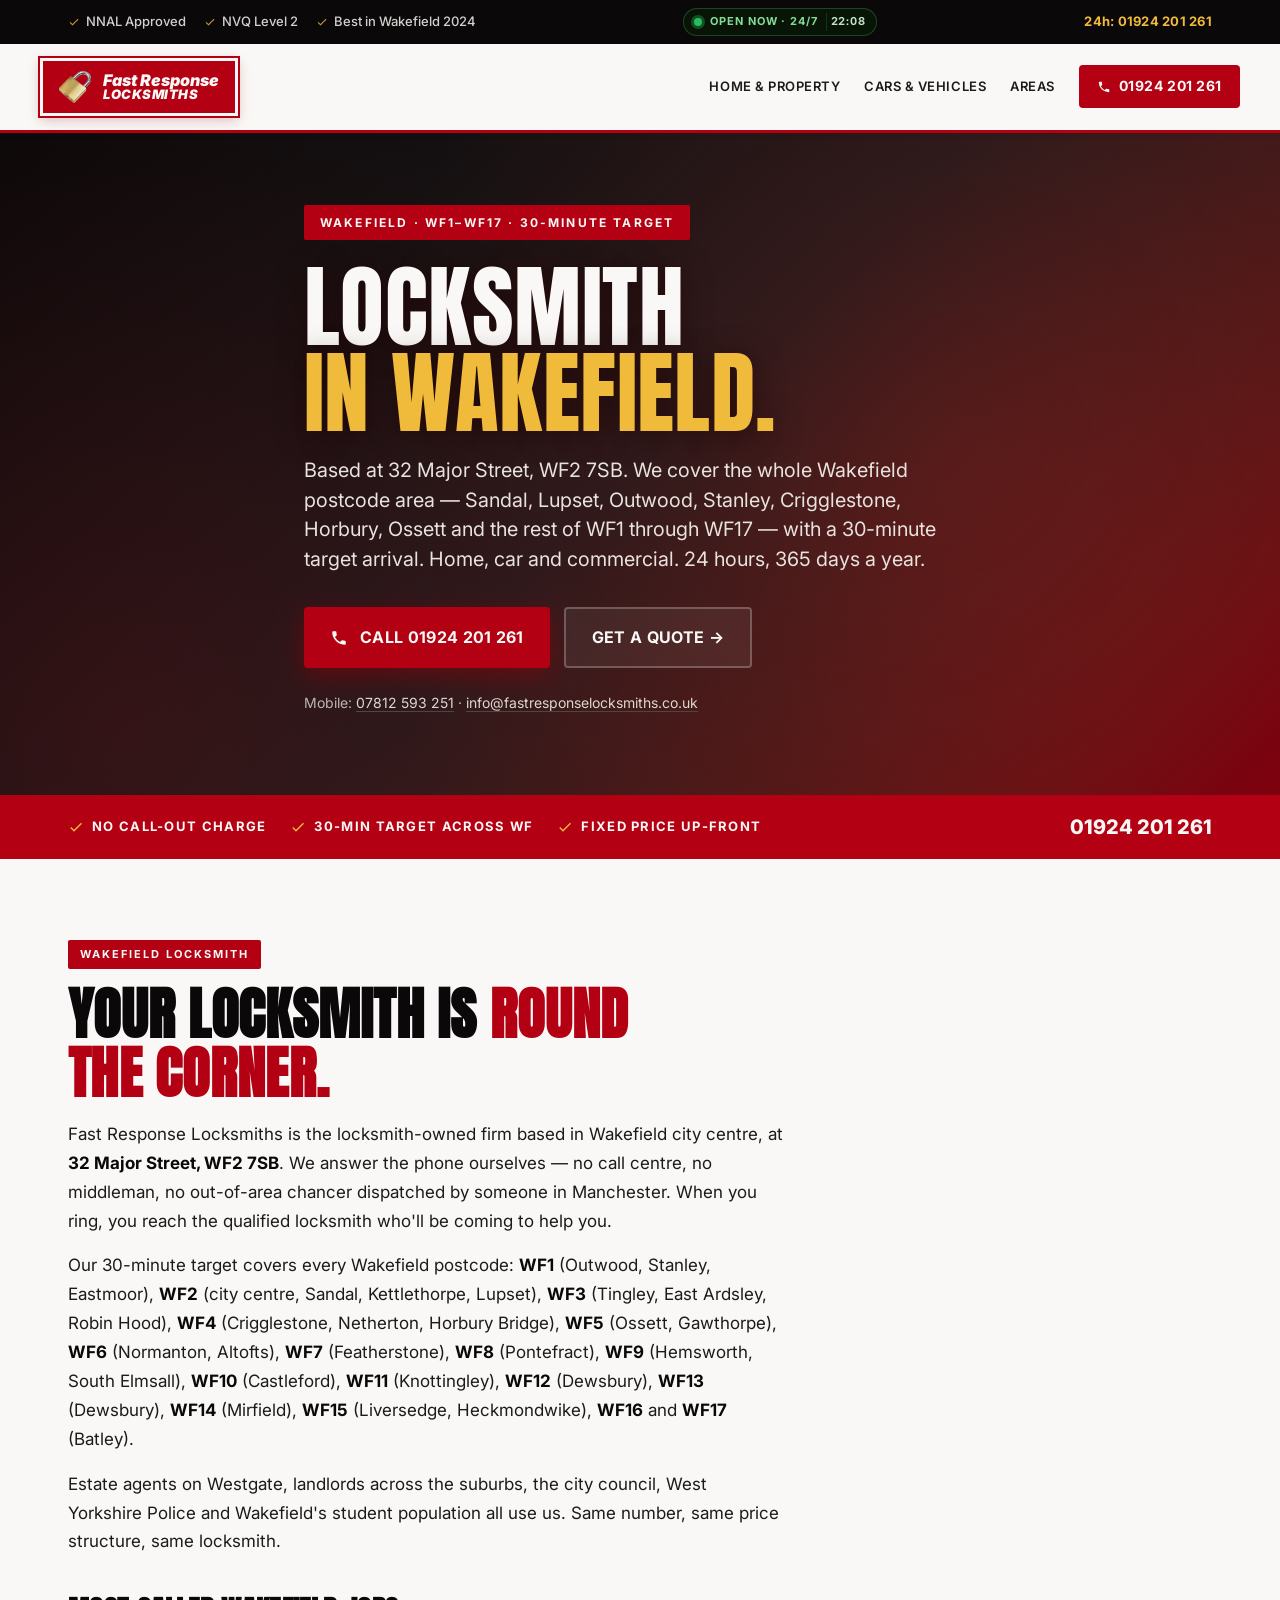
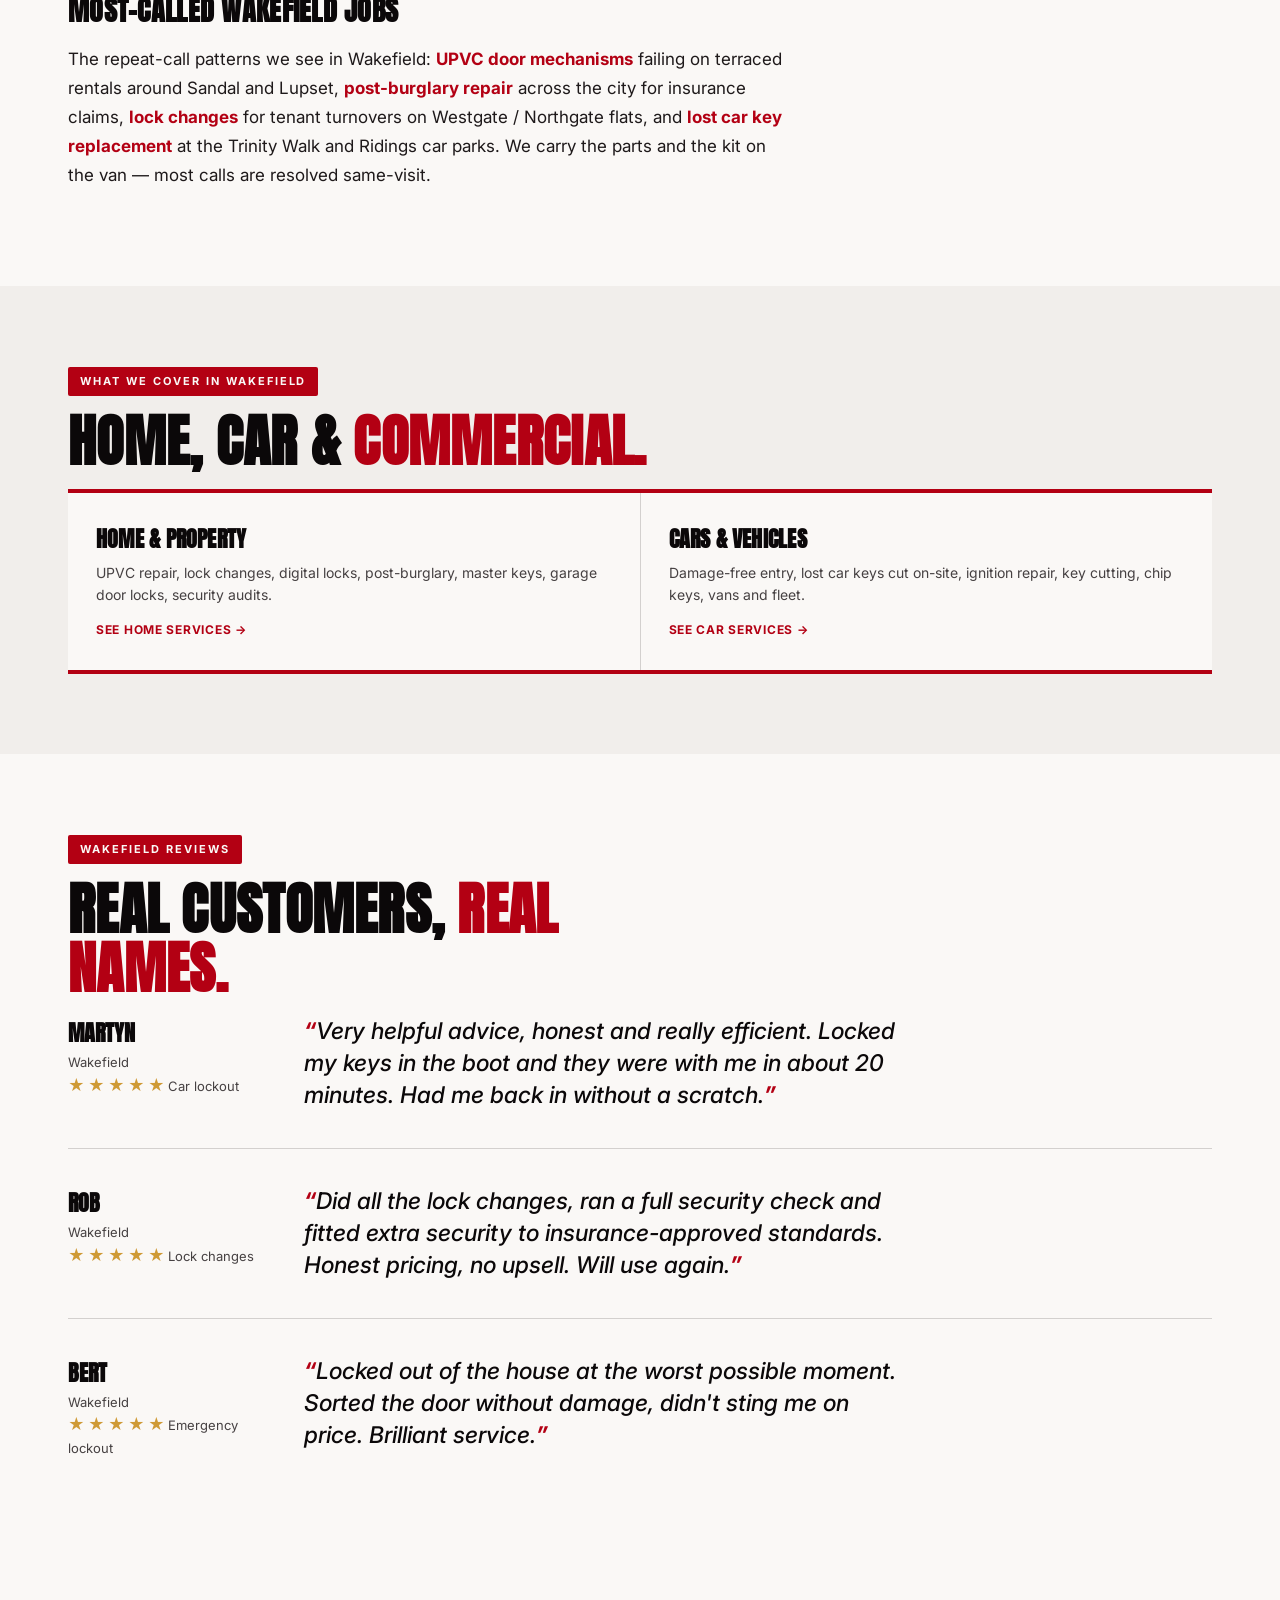
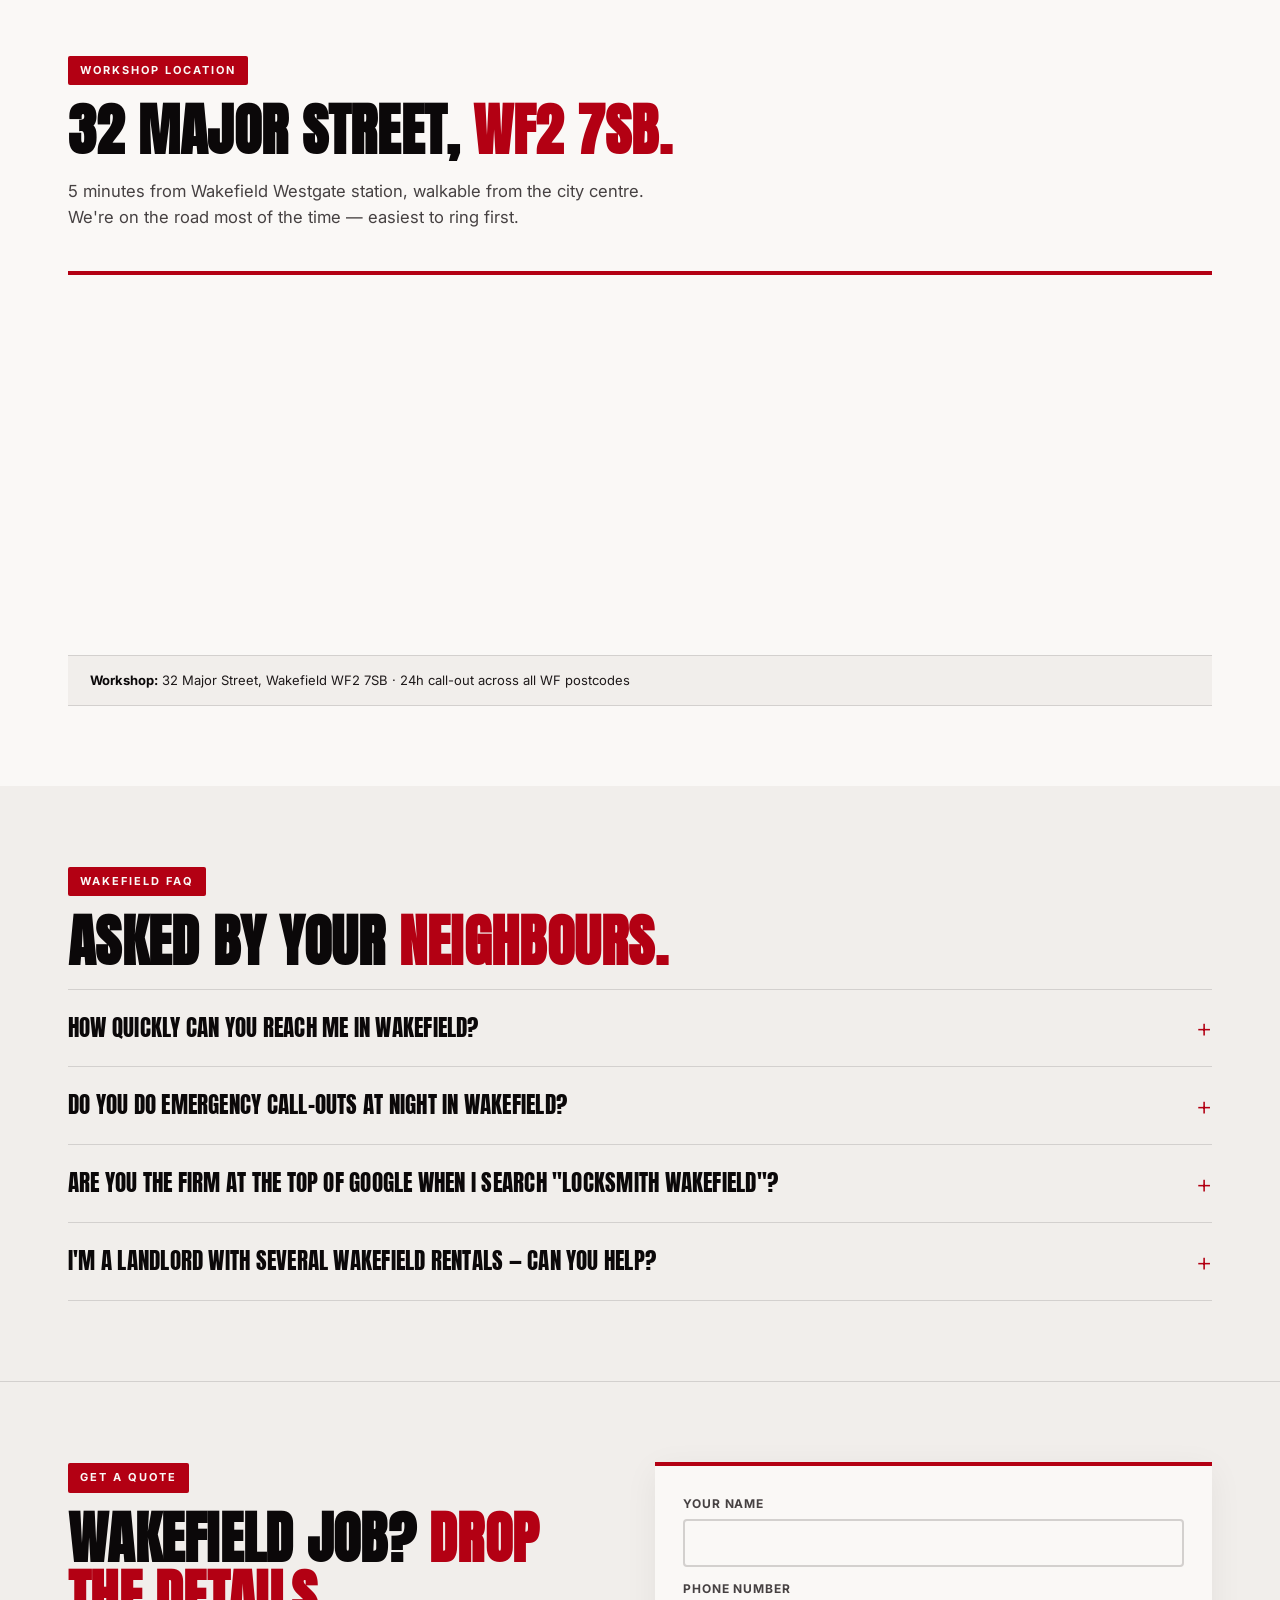
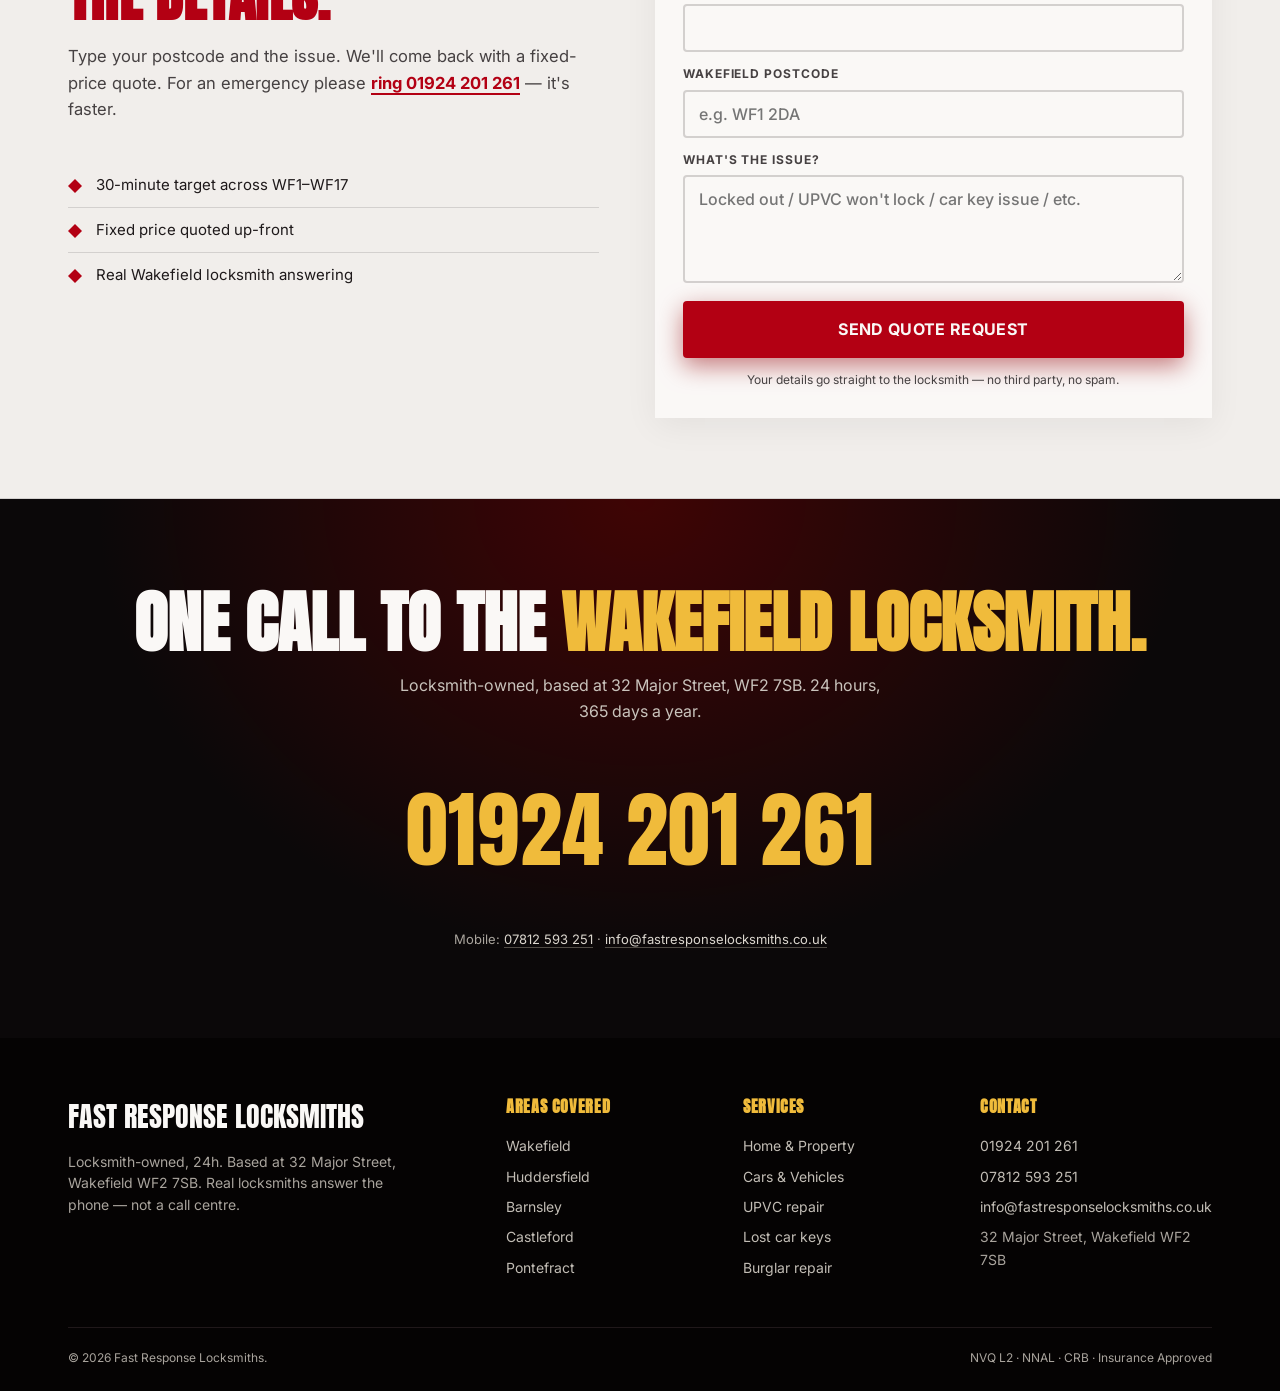
<file: wakefield-locksmith/index.html>
<!DOCTYPE html>
<html lang="en-GB">
<head>
<meta charset="UTF-8">
<meta name="viewport" content="width=device-width, initial-scale=1, viewport-fit=cover">
<title>Locksmith Wakefield · 24h home &amp; car locksmith on WF1–WF17 · Fast Response Locksmiths</title>
<meta name="description" content="24-hour locksmith based in Wakefield. WF1–WF17 covered with a 30-minute target. Home, car and commercial work. UPVC repair, lock change, post-burglary, lost car keys cut on-site. Call 01924 201 261.">
<meta name="keywords" content="locksmith Wakefield, emergency locksmith Wakefield, UPVC repair Wakefield, car key replacement Wakefield, WF1 WF2 WF3 locksmith, 24 hour locksmith Wakefield">
<meta name="robots" content="index,follow,max-image-preview:large">
<link rel="canonical" href="https://ainjection.github.io/fastresponselocksmiths/wakefield-locksmith/">

<meta property="og:type" content="website">
<meta property="og:url" content="https://ainjection.github.io/fastresponselocksmiths/wakefield-locksmith/">
<meta property="og:title" content="Locksmith Wakefield · Fast Response Locksmiths">
<meta property="og:description" content="24-hour locksmith in Wakefield. 30-minute target on WF1–WF17. Home, car, commercial.">
<meta property="og:image" content="https://ainjection.github.io/fastresponselocksmiths/assets/og-wakefield.png">
<meta name="twitter:card" content="summary_large_image">
<meta name="theme-color" content="#b71823">
<meta name="format-detection" content="telephone=yes">
<meta name="geo.region" content="GB-WKF">
<meta name="geo.placename" content="Wakefield">

<link rel="preconnect" href="https://fonts.googleapis.com">
<link rel="preconnect" href="https://fonts.gstatic.com" crossorigin>
<link href="https://fonts.googleapis.com/css2?family=Anton&family=Inter:wght@400;500;600;700;800;900&display=swap" rel="stylesheet">
<link rel="stylesheet" href="../assets/site.css">
</head>
<body>

<a class="skip" href="#main">Skip to main content</a>

<div class="ribbon">
  <div class="container ribbon-inner">
    <div class="badges">
      <span><svg viewBox="0 0 24 24"><path d="M9 16.17L4.83 12l-1.42 1.41L9 19 21 7l-1.41-1.41L9 16.17z"/></svg> NNAL Approved</span>
      <span><svg viewBox="0 0 24 24"><path d="M9 16.17L4.83 12l-1.42 1.41L9 19 21 7l-1.41-1.41L9 16.17z"/></svg> NVQ Level 2</span>
      <span><svg viewBox="0 0 24 24"><path d="M9 16.17L4.83 12l-1.42 1.41L9 19 21 7l-1.41-1.41L9 16.17z"/></svg> Best in Wakefield 2024</span>
    </div>
    <div class="open-badge"><span class="open-dot"></span><span class="open-text">OPEN NOW · 24/7</span><span class="open-time" id="openTime"></span></div>
    <a href="tel:01924201261" class="phone">24h: 01924 201 261</a>
  </div>
</div>

<header class="topnav">
  <div class="container topnav-inner">
    <a href="/fastresponselocksmiths/" class="logo" aria-label="Fast Response Locksmiths home">
      <img src="../assets/padlock.png" alt="" class="logo-pad" loading="eager">
      <span class="logo-text"><span class="top">Fast Response</span><span class="bot">LOCKSMITHS</span></span>
    </a>
    <nav aria-label="Primary">
      <a href="/fastresponselocksmiths/home-locksmith/">Home &amp; Property</a>
      <a href="/fastresponselocksmiths/auto-locksmith/">Cars &amp; Vehicles</a>
      <a href="/fastresponselocksmiths/#coverage">Areas</a>
      <a href="tel:01924201261" class="call-pill">
        <svg viewBox="0 0 24 24" aria-hidden="true"><path d="M6.62 10.79a15.05 15.05 0 0 0 6.59 6.59l2.2-2.2a1 1 0 0 1 1.01-.24c1.12.37 2.33.57 3.58.57a1 1 0 0 1 1 1V20a1 1 0 0 1-1 1A17 17 0 0 1 3 4a1 1 0 0 1 1-1h3.5a1 1 0 0 1 1 1c0 1.25.2 2.46.57 3.58a1 1 0 0 1-.24 1.01l-2.2 2.2z"/></svg>
        01924 201 261
      </a>
    </nav>
  </div>
</header>

<main id="main">

<section class="hero">
  <div class="container">
    <div class="hero-content">
      <div class="hero-eyebrow">Wakefield · WF1–WF17 · 30-minute target</div>
      <h1><span class="stack">Locksmith</span><span class="stack red">in Wakefield.</span></h1>
      <p class="hero-lede">Based at 32 Major Street, WF2 7SB. We cover the whole Wakefield postcode area — Sandal, Lupset, Outwood, Stanley, Crigglestone, Horbury, Ossett and the rest of WF1 through WF17 — with a 30-minute target arrival. Home, car and commercial. 24 hours, 365 days a year.</p>
      <div class="hero-actions">
        <a class="btn btn-call" href="tel:01924201261">
          <svg viewBox="0 0 24 24" aria-hidden="true"><path d="M6.62 10.79a15.05 15.05 0 0 0 6.59 6.59l2.2-2.2a1 1 0 0 1 1.01-.24c1.12.37 2.33.57 3.58.57a1 1 0 0 1 1 1V20a1 1 0 0 1-1 1A17 17 0 0 1 3 4a1 1 0 0 1 1-1h3.5a1 1 0 0 1 1 1c0 1.25.2 2.46.57 3.58a1 1 0 0 1-.24 1.01l-2.2 2.2z"/></svg>
          Call 01924 201 261
        </a>
        <a class="btn btn-ghost" href="#quote">Get a quote →</a>
      </div>
      <div class="hero-aside">Mobile: <a href="tel:07812593251">07812 593 251</a> · <a href="mailto:info@fastresponselocksmiths.co.uk">info@fastresponselocksmiths.co.uk</a></div>
    </div>
  </div>
</section>

<div class="strap">
  <div class="container strap-inner">
    <div class="points">
      <span><svg viewBox="0 0 24 24"><path d="M9 16.17L4.83 12l-1.42 1.41L9 19 21 7l-1.41-1.41L9 16.17z"/></svg> No call-out charge</span>
      <span><svg viewBox="0 0 24 24"><path d="M9 16.17L4.83 12l-1.42 1.41L9 19 21 7l-1.41-1.41L9 16.17z"/></svg> 30-min target across WF</span>
      <span><svg viewBox="0 0 24 24"><path d="M9 16.17L4.83 12l-1.42 1.41L9 19 21 7l-1.41-1.41L9 16.17z"/></svg> Fixed price up-front</span>
    </div>
    <a class="phone-link" href="tel:01924201261">01924 201 261</a>
  </div>
</div>

<section class="block">
  <div class="container">
    <div class="sec-eyebrow">Wakefield locksmith</div>
    <h2 class="sec-title">Your locksmith is <span class="red">round the corner.</span></h2>
    <div class="body-text">
      <p>Fast Response Locksmiths is the locksmith-owned firm based in Wakefield city centre, at <strong>32 Major Street, WF2 7SB</strong>. We answer the phone ourselves — no call centre, no middleman, no out-of-area chancer dispatched by someone in Manchester. When you ring, you reach the qualified locksmith who'll be coming to help you.</p>
      <p>Our 30-minute target covers every Wakefield postcode: <strong>WF1</strong> (Outwood, Stanley, Eastmoor), <strong>WF2</strong> (city centre, Sandal, Kettlethorpe, Lupset), <strong>WF3</strong> (Tingley, East Ardsley, Robin Hood), <strong>WF4</strong> (Crigglestone, Netherton, Horbury Bridge), <strong>WF5</strong> (Ossett, Gawthorpe), <strong>WF6</strong> (Normanton, Altofts), <strong>WF7</strong> (Featherstone), <strong>WF8</strong> (Pontefract), <strong>WF9</strong> (Hemsworth, South Elmsall), <strong>WF10</strong> (Castleford), <strong>WF11</strong> (Knottingley), <strong>WF12</strong> (Dewsbury), <strong>WF13</strong> (Dewsbury), <strong>WF14</strong> (Mirfield), <strong>WF15</strong> (Liversedge, Heckmondwike), <strong>WF16</strong> and <strong>WF17</strong> (Batley).</p>
      <p>Estate agents on Westgate, landlords across the suburbs, the city council, West Yorkshire Police and Wakefield's student population all use us. Same number, same price structure, same locksmith.</p>
      <h3>Most-called Wakefield jobs</h3>
      <p>The repeat-call patterns we see in Wakefield: <span class="em">UPVC door mechanisms</span> failing on terraced rentals around Sandal and Lupset, <span class="em">post-burglary repair</span> across the city for insurance claims, <span class="em">lock changes</span> for tenant turnovers on Westgate / Northgate flats, and <span class="em">lost car key replacement</span> at the Trinity Walk and Ridings car parks. We carry the parts and the kit on the van — most calls are resolved same-visit.</p>
    </div>
  </div>
</section>

<section class="block" style="background: var(--paper-warm);">
  <div class="container">
    <div class="sec-eyebrow">What we cover in Wakefield</div>
    <h2 class="sec-title">Home, car &amp; <span class="red">commercial.</span></h2>
    <div class="svc-grid">
      <a href="/fastresponselocksmiths/home-locksmith/"><h4>Home &amp; Property</h4><p>UPVC repair, lock changes, digital locks, post-burglary, master keys, garage door locks, security audits.</p><span class="more">See home services</span></a>
      <a href="/fastresponselocksmiths/auto-locksmith/"><h4>Cars &amp; Vehicles</h4><p>Damage-free entry, lost car keys cut on-site, ignition repair, key cutting, chip keys, vans and fleet.</p><span class="more">See car services</span></a>
    </div>
  </div>
</section>

<section class="block">
  <div class="container">
    <div class="sec-eyebrow">Wakefield reviews</div>
    <h2 class="sec-title">Real customers, <span class="red">real names.</span></h2>
    <article class="review-row">
      <div class="review-meta"><strong>Martyn</strong>Wakefield<br><span class="stars">★★★★★</span>Car lockout</div>
      <p class="review-quote">Very helpful advice, honest and really efficient. Locked my keys in the boot and they were with me in about 20 minutes. Had me back in without a scratch.</p>
    </article>
    <article class="review-row">
      <div class="review-meta"><strong>Rob</strong>Wakefield<br><span class="stars">★★★★★</span>Lock changes</div>
      <p class="review-quote">Did all the lock changes, ran a full security check and fitted extra security to insurance-approved standards. Honest pricing, no upsell. Will use again.</p>
    </article>
    <article class="review-row">
      <div class="review-meta"><strong>Bert</strong>Wakefield<br><span class="stars">★★★★★</span>Emergency lockout</div>
      <p class="review-quote">Locked out of the house at the worst possible moment. Sorted the door without damage, didn't sting me on price. Brilliant service.</p>
    </article>
  </div>
</section>

<section class="block" style="background: var(--paper);" id="coverage">
  <div class="container">
    <div class="sec-eyebrow">Workshop location</div>
    <h2 class="sec-title">32 Major Street, <span class="red">WF2 7SB.</span></h2>
    <p class="sec-lede">5 minutes from Wakefield Westgate station, walkable from the city centre. We're on the road most of the time — easiest to ring first.</p>
    <div class="map-wrap">
      <iframe title="Fast Response Locksmiths, 32 Major Street, Wakefield WF2 7SB" src="https://www.google.com/maps?q=32+Major+Street+Wakefield+WF2+7SB&output=embed" width="100%" height="380" frameborder="0" style="border:0;" allowfullscreen loading="lazy" referrerpolicy="no-referrer-when-downgrade"></iframe>
      <div class="map-caption"><strong>Workshop:</strong> 32 Major Street, Wakefield WF2 7SB · 24h call-out across all WF postcodes</div>
    </div>
  </div>
</section>

<section class="block" style="background: var(--paper-warm);">
  <div class="container">
    <div class="sec-eyebrow">Wakefield FAQ</div>
    <h2 class="sec-title">Asked by your <span class="red">neighbours.</span></h2>
    <details class="faq-item"><summary>How quickly can you reach me in Wakefield?</summary><div class="ans">Target is 30 minutes from when you ring to when we arrive, anywhere inside WF1–WF17. From our base at 32 Major Street we can be in Sandal in 8 minutes, Outwood in 12, Crigglestone in 15, Pontefract in 20. We'll give you an honest ETA on the phone.</div></details>
    <details class="faq-item"><summary>Do you do emergency call-outs at night in Wakefield?</summary><div class="ans">Yes. 24 hours, every day of the year. Out-of-hours is the same service as daytime — same locksmith on the phone, same price structure, no call-out loading.</div></details>
    <details class="faq-item"><summary>Are you the firm at the top of Google when I search "locksmith Wakefield"?</summary><div class="ans">We're the Quality Business Awards "Best Locksmith in Wakefield 2024" with a 95%+ quality rating. Three Best Rated, Checkatrade verified, NVQ Level 2, NNAL Approved. Real address, real locksmith, real phone — not a call centre routing you to whoever's nearest.</div></details>
    <details class="faq-item"><summary>I'm a landlord with several Wakefield rentals — can you help?</summary><div class="ans">Yes. We're the firm a number of Wakefield estate agents and landlords use for tenant changeovers, end-of-tenancy lock changes, master-key systems and emergency call-outs. Ring us with the portfolio size and we'll set up an account.</div></details>
  </div>
</section>

<section class="block quote-block" id="quote">
  <div class="container">
    <div class="quote-grid">
      <div class="quote-copy">
        <div class="sec-eyebrow">Get a quote</div>
        <h2 class="sec-title">Wakefield job? <span class="red">Drop the details.</span></h2>
        <p class="sec-lede">Type your postcode and the issue. We'll come back with a fixed-price quote. For an emergency please <a href="tel:01924201261" style="color:var(--red); font-weight:700; border-bottom:2px solid var(--red);">ring 01924&nbsp;201&nbsp;261</a> — it's faster.</p>
        <ul class="quote-checks">
          <li>30-minute target across WF1–WF17</li>
          <li>Fixed price quoted up-front</li>
          <li>Real Wakefield locksmith answering</li>
        </ul>
      </div>
      <form class="quote-form" action="https://formsubmit.co/info@fastresponselocksmiths.co.uk" method="POST">
        <input type="hidden" name="_subject" value="New Wakefield quote request — fastresponselocksmiths">
        <input type="hidden" name="_template" value="table">
        <input type="hidden" name="_captcha" value="true">
        <input type="hidden" name="_next" value="https://ainjection.github.io/fastresponselocksmiths/wakefield-locksmith/?sent=1">
        <input type="text" name="_honey" style="display:none" tabindex="-1" autocomplete="off">
        <label>Your name <input type="text" name="Name" required></label>
        <label>Phone number <input type="tel" name="Phone" required></label>
        <label>Wakefield postcode <input type="text" name="Postcode" placeholder="e.g. WF1 2DA" autocomplete="postal-code" required></label>
        <label>What's the issue? <textarea name="Details" rows="4" required placeholder="Locked out / UPVC won't lock / car key issue / etc."></textarea></label>
        <button type="submit" class="btn btn-call">Send Quote Request</button>
        <p class="quote-foot">Your details go straight to the locksmith — no third party, no spam.</p>
      </form>
    </div>
  </div>
</section>

<section class="final" id="contact">
  <div class="container final-inner">
    <h2>One call to the <span class="red">Wakefield locksmith.</span></h2>
    <p>Locksmith-owned, based at 32 Major Street, WF2 7SB. 24 hours, 365 days a year.</p>
    <a class="phone-big" href="tel:01924201261">01924 201 261</a>
    <small>Mobile: <a href="tel:07812593251">07812 593 251</a> · <a href="mailto:info@fastresponselocksmiths.co.uk">info@fastresponselocksmiths.co.uk</a></small>
  </div>
</section>

</main>

<footer>
  <div class="container">
    <div class="foot-grid">
      <div>
        <div class="foot-brand">Fast Response Locksmiths</div>
        <p class="foot-desc">Locksmith-owned, 24h. Based at 32 Major Street, Wakefield WF2 7SB. Real locksmiths answer the phone — not a call centre.</p>
      </div>
      <div>
        <h4>Areas covered</h4>
        <ul>
          <li><a href="/fastresponselocksmiths/wakefield-locksmith/">Wakefield</a></li>
          <li><a href="/fastresponselocksmiths/huddersfield-locksmith/">Huddersfield</a></li>
          <li><a href="/fastresponselocksmiths/barnsley-locksmith/">Barnsley</a></li>
          <li><a href="/fastresponselocksmiths/castleford-locksmith/">Castleford</a></li>
          <li><a href="/fastresponselocksmiths/pontefract-locksmith/">Pontefract</a></li>
        </ul>
      </div>
      <div>
        <h4>Services</h4>
        <ul>
          <li><a href="/fastresponselocksmiths/home-locksmith/">Home &amp; Property</a></li>
          <li><a href="/fastresponselocksmiths/auto-locksmith/">Cars &amp; Vehicles</a></li>
          <li><a href="/fastresponselocksmiths/upvc-lock-repair/">UPVC repair</a></li>
          <li><a href="/fastresponselocksmiths/lost-car-keys-wakefield/">Lost car keys</a></li>
          <li><a href="/fastresponselocksmiths/burglar-repair-wakefield/">Burglar repair</a></li>
        </ul>
      </div>
      <div>
        <h4>Contact</h4>
        <ul>
          <li><a href="tel:01924201261">01924 201 261</a></li>
          <li><a href="tel:07812593251">07812 593 251</a></li>
          <li><a href="mailto:info@fastresponselocksmiths.co.uk">info@fastresponselocksmiths.co.uk</a></li>
          <li>32 Major Street, Wakefield WF2 7SB</li>
        </ul>
      </div>
    </div>
    <div class="foot-bottom">
      <span>© 2026 Fast Response Locksmiths.</span>
      <span>NVQ L2 · NNAL · CRB · Insurance Approved</span>
    </div>
  </div>
</footer>

<div class="actionbar" aria-label="Quick actions">
  <div class="actionbar-inner">
    <a href="tel:01924201261" class="primary"><svg viewBox="0 0 24 24" aria-hidden="true"><path d="M6.62 10.79a15.05 15.05 0 0 0 6.59 6.59l2.2-2.2a1 1 0 0 1 1.01-.24c1.12.37 2.33.57 3.58.57a1 1 0 0 1 1 1V20a1 1 0 0 1-1 1A17 17 0 0 1 3 4a1 1 0 0 1 1-1h3.5a1 1 0 0 1 1 1c0 1.25.2 2.46.57 3.58a1 1 0 0 1-.24 1.01l-2.2 2.2z"/></svg>Call</a>
    <a href="sms:01924201261?&body=Hi%20from%20Wakefield%2C%20I%20need%20help%20with%20"><svg viewBox="0 0 24 24" aria-hidden="true"><path d="M20 2H4c-1.1 0-2 .9-2 2v18l4-4h14c1.1 0 2-.9 2-2V4c0-1.1-.9-2-2-2zM6 9h12v2H6V9zm8 5H6v-2h8v2zm4-6H6V6h12v2z"/></svg>Text</a>
    <a href="#quote"><svg viewBox="0 0 24 24" aria-hidden="true"><path d="M14 2H6c-1.1 0-1.99.9-1.99 2L4 20c0 1.1.89 2 1.99 2H18c1.1 0 2-.9 2-2V8l-6-6zm2 16H8v-2h8v2zm0-4H8v-2h8v2zm-3-5V3.5L18.5 9H13z"/></svg>Quote</a>
  </div>
</div>

<script>
  (function liveTime(){ const el = document.getElementById('openTime'); if (!el) return; function tick(){ const d = new Date(); el.textContent = d.toLocaleTimeString('en-GB', { hour: '2-digit', minute: '2-digit', hour12: false }); } tick(); setInterval(tick, 30000); })();
</script>

<script type="application/ld+json">
{"@context":"https://schema.org","@graph":[
  {"@type":"WebPage","@id":"https://ainjection.github.io/fastresponselocksmiths/wakefield-locksmith/","name":"Locksmith Wakefield — Fast Response Locksmiths","description":"24-hour locksmith based in Wakefield. WF1–WF17 covered with a 30-minute target. Home, car and commercial work.","isPartOf":{"@id":"https://ainjection.github.io/fastresponselocksmiths/#business"}},
  {"@type":"BreadcrumbList","itemListElement":[
    {"@type":"ListItem","position":1,"name":"Home","item":"https://ainjection.github.io/fastresponselocksmiths/"},
    {"@type":"ListItem","position":2,"name":"Locksmith Wakefield","item":"https://ainjection.github.io/fastresponselocksmiths/wakefield-locksmith/"}
  ]},
  {"@type":"LocalBusiness","@id":"https://ainjection.github.io/fastresponselocksmiths/wakefield-locksmith/#wakefield-business","name":"Fast Response Locksmiths Wakefield","parentOrganization":{"@id":"https://ainjection.github.io/fastresponselocksmiths/#business"},"address":{"@type":"PostalAddress","streetAddress":"32 Major Street","addressLocality":"Wakefield","addressRegion":"West Yorkshire","postalCode":"WF2 7SB","addressCountry":"GB"},"telephone":"+441924201261","areaServed":{"@type":"City","name":"Wakefield"}},
  {"@type":"FAQPage","mainEntity":[
    {"@type":"Question","name":"How quickly can you reach me in Wakefield?","acceptedAnswer":{"@type":"Answer","text":"Target is 30 minutes from when you ring to when we arrive, anywhere inside WF1–WF17. We'll give you an honest ETA on the phone."}},
    {"@type":"Question","name":"Do you do emergency call-outs at night in Wakefield?","acceptedAnswer":{"@type":"Answer","text":"Yes. 24 hours, every day. Out-of-hours rates are not loaded."}},
    {"@type":"Question","name":"Are you the firm at the top of Google for 'locksmith Wakefield'?","acceptedAnswer":{"@type":"Answer","text":"Quality Business Awards 'Best Locksmith in Wakefield 2024' with a 95%+ quality rating. Three Best Rated, Checkatrade verified, NVQ Level 2, NNAL Approved."}}
  ]}
]}
</script>

</body>
</html>
</file>
<file: assets/site.css>
/* Fast Response Locksmiths — shared site CSS (town + service pages) */
:root {
  --red: oklch(48% 0.20 26); --red-bright: oklch(58% 0.22 28); --red-deep: oklch(36% 0.15 25); --red-tint: oklch(96% 0.04 26);
  --black: oklch(14% 0.005 0); --charcoal: oklch(22% 0.008 0); --slate: oklch(38% 0.008 0); --muted: oklch(54% 0.005 60);
  --paper: oklch(98% 0.003 60); --paper-warm: oklch(95% 0.005 60); --rule: oklch(86% 0.005 60);
  --gold: oklch(72% 0.13 80); --gold-bright: oklch(82% 0.15 85);
}
*, *::before, *::after { box-sizing: border-box; margin: 0; padding: 0; }
html { scroll-behavior: smooth; -webkit-text-size-adjust: 100%; }
body { font-family: 'Inter', -apple-system, BlinkMacSystemFont, 'Segoe UI', sans-serif; font-size: 17px; line-height: 1.6; color: var(--charcoal); background: var(--paper); -webkit-font-smoothing: antialiased; overflow-x: hidden; }
a { color: inherit; text-decoration: none; }
img, svg { max-width: 100%; height: auto; display: block; }
button { font: inherit; cursor: pointer; border: 0; background: none; color: inherit; }
.container { max-width: 1200px; margin: 0 auto; padding: 0 28px; }
.skip { position: absolute; left: -9999px; }
.skip:focus { left: 12px; top: 12px; background: var(--black); color: var(--paper); padding: 10px 16px; border-radius: 6px; z-index: 100; }

.ribbon { background: var(--black); color: oklch(86% 0.005 60); padding: 8px 0; font-size: 13px; font-weight: 500; }
.ribbon-inner { display: flex; justify-content: space-between; align-items: center; gap: 16px; flex-wrap: wrap; }
.ribbon .badges { display: flex; gap: 18px; flex-wrap: wrap; }
.ribbon .badges span { display: inline-flex; align-items: center; gap: 6px; }
.ribbon .badges svg { width: 12px; height: 12px; fill: var(--gold); }
.ribbon a.phone { color: var(--gold-bright); font-weight: 700; letter-spacing: 0.02em; }
.ribbon a.phone:hover { color: var(--paper); }
.open-badge { display: inline-flex; align-items: center; gap: 8px; padding: 4px 10px; background: oklch(28% 0.13 150 / 0.25); border: 1px solid oklch(60% 0.13 150 / 0.4); border-radius: 999px; font-size: 11px; font-weight: 700; letter-spacing: 0.08em; text-transform: uppercase; color: oklch(82% 0.13 150); }
.open-dot { width: 8px; height: 8px; border-radius: 50%; background: oklch(70% 0.18 150); box-shadow: 0 0 0 3px oklch(70% 0.18 150 / 0.35); animation: livepulse 1.8s ease-out infinite; }
.open-time { font-variant-numeric: tabular-nums; color: oklch(88% 0.05 150); padding-left: 4px; border-left: 1px solid oklch(45% 0.13 150 / 0.5); }
@keyframes livepulse { 0%, 100% { box-shadow: 0 0 0 3px oklch(70% 0.18 150 / 0.4); } 50% { box-shadow: 0 0 0 8px oklch(70% 0.18 150 / 0); } }
@media (max-width: 640px) { .ribbon .badges span:nth-child(n+3) { display: none; } }

.topnav { position: sticky; top: 0; z-index: 50; background: var(--paper); border-bottom: 3px solid var(--red); box-shadow: 0 2px 8px rgba(0,0,0,0.04); }
.topnav-inner { display: flex; align-items: center; justify-content: space-between; padding: 14px 0; gap: 24px; }
.logo { display: inline-flex; align-items: center; gap: 12px; background: var(--red); color: var(--paper); padding: 10px 16px; border: 3px solid var(--paper); outline: 2px solid var(--red); font-weight: 900; font-style: italic; line-height: 1; box-shadow: 0 4px 12px oklch(40% 0.15 25 / 0.25); }
.logo-pad { width: 32px; height: 32px; flex-shrink: 0; }
.logo-text { display: flex; flex-direction: column; font-size: 15px; }
.logo-text .top { font-size: 16px; }
.logo-text .bot { font-size: 13px; letter-spacing: 0.04em; }
.topnav nav { display: flex; gap: 24px; align-items: center; font-size: 14px; font-weight: 600; }
.topnav nav a { color: var(--charcoal); text-transform: uppercase; letter-spacing: 0.04em; font-size: 13px; }
.topnav nav a:hover { color: var(--red); }
.topnav .call-pill { display: inline-flex; align-items: center; gap: 8px; padding: 10px 18px; border-radius: 4px; background: var(--red); color: var(--paper); font-weight: 700; font-size: 14px; white-space: nowrap; }
@media (max-width: 480px) { .topnav .call-pill { padding: 8px 12px; font-size: 12px; gap: 5px; } .topnav .call-pill svg { width: 12px; height: 12px; } }
.topnav .call-pill:hover { background: var(--red-bright); transform: translateY(-1px); }
.topnav .call-pill svg { width: 14px; height: 14px; fill: currentColor; }
@media (max-width: 860px) { .topnav nav a:not(.call-pill) { display: none; } }

.hero { position: relative; background: linear-gradient(135deg, var(--black) 0%, var(--charcoal) 50%, var(--red-deep) 100%); color: var(--paper); overflow: hidden; min-height: 480px; display: flex; align-items: center; }
.hero::before { content: ''; position: absolute; inset: 0; background-image: radial-gradient(circle at 75% 50%, oklch(58% 0.22 28 / 0.18), transparent 60%), radial-gradient(circle at 10% 90%, oklch(40% 0.15 25 / 0.25), transparent 50%); }
.hero-content { position: relative; z-index: 2; padding: 72px 0 80px; max-width: 760px; }
.hero-eyebrow { display: inline-flex; align-items: center; gap: 10px; background: var(--red); color: var(--paper); padding: 8px 16px; font-size: 12px; font-weight: 700; letter-spacing: 0.18em; text-transform: uppercase; margin-bottom: 24px; border-radius: 2px; }
.hero h1 { font-family: 'Anton', sans-serif; font-weight: 400; font-size: clamp(44px, 7vw, 90px); line-height: 0.96; letter-spacing: 0.005em; text-transform: uppercase; margin-bottom: 20px; text-shadow: 0 4px 28px oklch(15% 0.06 25 / 0.6); }
.hero h1 .red { color: var(--gold-bright); }
.hero h1 .stack { display: block; }
.hero-lede { font-size: clamp(17px, 1.55vw, 20px); line-height: 1.5; color: oklch(92% 0.008 60); max-width: 56ch; margin-bottom: 32px; }
.hero-actions { display: flex; flex-wrap: wrap; gap: 14px; }
.btn { display: inline-flex; align-items: center; gap: 12px; padding: 16px 26px; border-radius: 4px; font-weight: 700; font-size: 16px; letter-spacing: 0.02em; text-transform: uppercase; transition: transform 0.18s, background 0.18s, box-shadow 0.18s; }
.btn-call { background: var(--red); color: var(--paper); box-shadow: 0 8px 24px oklch(40% 0.18 25 / 0.5); }
.btn-call:hover { background: var(--red-bright); transform: translateY(-2px); }
.btn-call svg { width: 18px; height: 18px; fill: currentColor; }
.btn-ghost { background: rgba(255,255,255,0.06); color: var(--paper); border: 2px solid oklch(80% 0.005 60 / 0.35); }
.btn-ghost:hover { background: rgba(255,255,255,0.12); border-color: var(--paper); }
.hero-aside { margin-top: 24px; font-size: 14px; color: oklch(78% 0.012 75); }
.hero-aside a { color: oklch(88% 0.012 75); border-bottom: 1px solid oklch(40% 0.012 75); }

.strap { background: var(--red); color: var(--paper); padding: 16px 0; }
.strap-inner { display: flex; flex-wrap: wrap; align-items: center; justify-content: space-between; gap: 12px; font-weight: 700; }
.strap .points { display: flex; gap: 24px; flex-wrap: wrap; font-size: 13px; letter-spacing: 0.1em; text-transform: uppercase; }
.strap .points span { display: inline-flex; align-items: center; gap: 8px; }
.strap .points svg { width: 16px; height: 16px; fill: var(--gold-bright); }
.strap .phone-link { font-size: 20px; font-weight: 800; }
.strap .phone-link:hover { color: var(--gold-bright); }

section.block { padding: 80px 0; }
.sec-eyebrow { display: inline-block; background: var(--red); color: var(--paper); padding: 6px 12px; font-size: 11px; font-weight: 700; letter-spacing: 0.18em; text-transform: uppercase; margin-bottom: 16px; border-radius: 2px; }
.sec-title { font-family: 'Anton', sans-serif; font-size: clamp(32px, 4.5vw, 56px); line-height: 1.04; letter-spacing: 0.005em; text-transform: uppercase; color: var(--black); max-width: 22ch; margin-bottom: 18px; }
.sec-title .red { color: var(--red); }
.sec-lede { font-size: clamp(16px, 1.3vw, 18px); color: var(--slate); max-width: 60ch; margin-bottom: 40px; }
.body-text { color: var(--charcoal); }
.body-text p { font-size: 17px; line-height: 1.7; margin-bottom: 16px; max-width: 65ch; }
.body-text p strong { color: var(--black); }
.body-text p .em { color: var(--red); font-weight: 700; }
.body-text h3 { font-family: 'Anton', sans-serif; font-size: clamp(22px, 2.2vw, 30px); text-transform: uppercase; letter-spacing: 0.01em; color: var(--black); margin: 32px 0 12px; }

.svc-grid { display: grid; grid-template-columns: 1fr 1fr; gap: 1px; background: var(--rule); border-top: 4px solid var(--red); border-bottom: 4px solid var(--red); margin-top: 16px; }
.svc-grid a { display: block; padding: 28px; background: var(--paper); transition: background 0.2s; }
.svc-grid a:hover { background: var(--paper-warm); }
.svc-grid h4 { font-family: 'Anton', sans-serif; font-size: 22px; text-transform: uppercase; letter-spacing: 0.01em; color: var(--black); margin-bottom: 6px; }
.svc-grid p { font-size: 14px; color: var(--slate); margin-bottom: 8px; }
.svc-grid .more { font-size: 12px; font-weight: 700; letter-spacing: 0.06em; text-transform: uppercase; color: var(--red); }
.svc-grid .more::after { content: ' →'; }
@media (max-width: 640px) { .svc-grid { grid-template-columns: 1fr; } }

.map-wrap { margin-top: 36px; border-top: 4px solid var(--red); border-bottom: 1px solid var(--rule); }
.map-wrap iframe { filter: contrast(1.02) saturate(0.95); display: block; }
.map-caption { padding: 14px 22px; background: var(--paper-warm); border-top: 1px solid var(--rule); font-size: 13px; color: var(--charcoal); }
.map-caption strong { color: var(--black); }

.review-row { padding: 36px 0; border-top: 1px solid var(--rule); display: grid; grid-template-columns: 200px 1fr; gap: 36px; align-items: start; }
.review-row:first-of-type { border-top: 0; padding-top: 0; }
.review-meta { font-size: 13px; color: var(--slate); }
.review-meta strong { display: block; font-family: 'Anton', sans-serif; font-size: 22px; text-transform: uppercase; color: var(--black); margin-bottom: 2px; }
.review-meta .stars { color: var(--gold); margin-bottom: 12px; letter-spacing: 3px; font-size: 16px; }
.review-quote { font-size: clamp(19px, 1.8vw, 24px); line-height: 1.4; font-style: italic; color: var(--black); max-width: 40ch; font-weight: 500; }
.review-quote::before { content: '\201C'; color: var(--red); font-weight: 700; }
.review-quote::after { content: '\201D'; color: var(--red); font-weight: 700; }
@media (max-width: 720px) { .review-row { grid-template-columns: 1fr; gap: 14px; } }

details.faq-item { border-top: 1px solid var(--rule); padding: 20px 0; }
details.faq-item:last-of-type { border-bottom: 1px solid var(--rule); }
details.faq-item summary { list-style: none; cursor: pointer; font-family: 'Anton', sans-serif; font-size: clamp(19px, 1.8vw, 24px); text-transform: uppercase; letter-spacing: 0.01em; color: var(--black); display: flex; justify-content: space-between; align-items: center; gap: 16px; }
details.faq-item summary::-webkit-details-marker { display: none; }
details.faq-item summary::after { content: '+'; color: var(--red); font-size: 26px; line-height: 1; font-weight: 300; font-family: 'Inter', sans-serif; }
details.faq-item[open] summary::after { content: '−'; }
details.faq-item .ans { padding-top: 12px; color: var(--charcoal); font-size: 16px; max-width: 70ch; line-height: 1.6; }

.quote-block { background: var(--paper-warm); border-top: 1px solid var(--rule); border-bottom: 1px solid var(--rule); }
.quote-grid { display: grid; grid-template-columns: 1fr 1.05fr; gap: 56px; align-items: start; }
.quote-checks { list-style: none; margin-top: 24px; }
.quote-checks li { padding: 10px 0 10px 28px; position: relative; font-size: 15px; color: var(--charcoal); border-top: 1px solid var(--rule); }
.quote-checks li:first-child { border-top: 0; }
.quote-checks li::before { content: ''; position: absolute; left: 0; top: 16px; width: 14px; height: 14px; background: var(--red); clip-path: polygon(50% 0%, 100% 50%, 50% 100%, 0% 50%); }
.quote-form { background: var(--paper); padding: 28px; border-top: 4px solid var(--red); box-shadow: 0 8px 32px rgba(0,0,0,0.06); display: flex; flex-direction: column; gap: 12px; }
.quote-form label { display: flex; flex-direction: column; gap: 6px; font-size: 12px; font-weight: 700; letter-spacing: 0.08em; text-transform: uppercase; color: var(--slate); }
.quote-form input, .quote-form textarea { font: 500 16px 'Inter', sans-serif; padding: 12px 14px; border: 2px solid var(--rule); border-radius: 4px; background: var(--paper); color: var(--black); }
.quote-form input:focus, .quote-form textarea:focus { outline: 0; border-color: var(--red); }
.quote-form textarea { resize: vertical; min-height: 100px; }
.quote-form button { margin-top: 6px; justify-content: center; cursor: pointer; }
.quote-foot { font-size: 12px; color: var(--slate); text-align: center; }
@media (max-width: 760px) { .quote-grid { grid-template-columns: 1fr; gap: 32px; } }

.final { background: var(--black); color: var(--paper); padding: 88px 0; text-align: center; position: relative; overflow: hidden; }
.final::before { content: ''; position: absolute; inset: 0; background: radial-gradient(ellipse at center top, oklch(35% 0.18 25 / 0.45), transparent 60%); }
.final-inner { position: relative; z-index: 2; }
.final h2 { font-family: 'Anton', sans-serif; font-size: clamp(36px, 6vw, 68px); text-transform: uppercase; line-height: 1.04; margin-bottom: 16px; }
.final h2 .red { color: var(--gold-bright); }
.final p { color: oklch(82% 0.012 75); font-size: 16px; margin-bottom: 28px; max-width: 50ch; margin-inline: auto; }
.final .phone-big { display: inline-block; font-family: 'Anton', sans-serif; font-size: clamp(48px, 7vw, 84px); color: var(--gold-bright); letter-spacing: 0.008em; margin: 10px 0 14px; }
.final small { display: block; font-size: 13px; color: oklch(72% 0.012 75); margin-top: 18px; }
.final small a { color: oklch(88% 0.012 75); border-bottom: 1px solid oklch(42% 0.012 75); }

footer { background: oklch(10% 0.008 0); color: oklch(72% 0.012 75); padding: 56px 0 24px; }
.foot-grid { display: grid; grid-template-columns: 2fr 1fr 1fr 1fr; gap: 36px; }
.foot-grid h4 { font-family: 'Anton', sans-serif; font-size: 16px; text-transform: uppercase; letter-spacing: 0.04em; color: var(--gold-bright); margin-bottom: 12px; }
.foot-grid ul { list-style: none; font-size: 14px; }
.foot-grid li { padding: 4px 0; }
.foot-grid a { color: oklch(80% 0.012 75); }
.foot-grid a:hover { color: oklch(95% 0.012 75); }
.foot-brand { font-family: 'Anton', sans-serif; font-size: 28px; text-transform: uppercase; color: var(--paper); margin-bottom: 12px; }
.foot-desc { font-size: 14px; line-height: 1.55; max-width: 38ch; margin-bottom: 16px; }
.foot-bottom { margin-top: 44px; padding-top: 20px; border-top: 1px solid oklch(22% 0.012 0); display: flex; justify-content: space-between; flex-wrap: wrap; gap: 10px; font-size: 12px; }
@media (max-width: 720px) { .foot-grid { grid-template-columns: 1fr 1fr; } .foot-grid > div:first-child { grid-column: 1 / -1; } }

.actionbar { position: fixed; left: 0; right: 0; bottom: 0; z-index: 60; background: var(--black); padding: 10px 12px calc(10px + env(safe-area-inset-bottom, 0)); display: none; box-shadow: 0 -4px 20px rgba(0,0,0,0.3); }
.actionbar-inner { display: grid; grid-template-columns: 1fr 1fr 1fr; gap: 6px; max-width: 480px; margin: 0 auto; }
.actionbar a { display: flex; flex-direction: column; align-items: center; padding: 8px 6px; border-radius: 6px; font-size: 11px; font-weight: 700; letter-spacing: 0.04em; text-transform: uppercase; color: var(--paper); }
.actionbar svg { width: 22px; height: 22px; fill: currentColor; margin-bottom: 2px; }
.actionbar a.primary { background: var(--red); }
@media (max-width: 760px) { .actionbar { display: block; } body { padding-bottom: 72px; } }

.proof-img { display: block; margin: 32px 0; border-top: 4px solid var(--red); border-bottom: 1px solid var(--rule); }
.proof-img img { width: 100%; height: auto; max-height: 480px; object-fit: cover; }
.proof-img figcaption { padding: 12px 0; font-size: 13px; color: var(--slate); }
</file>
